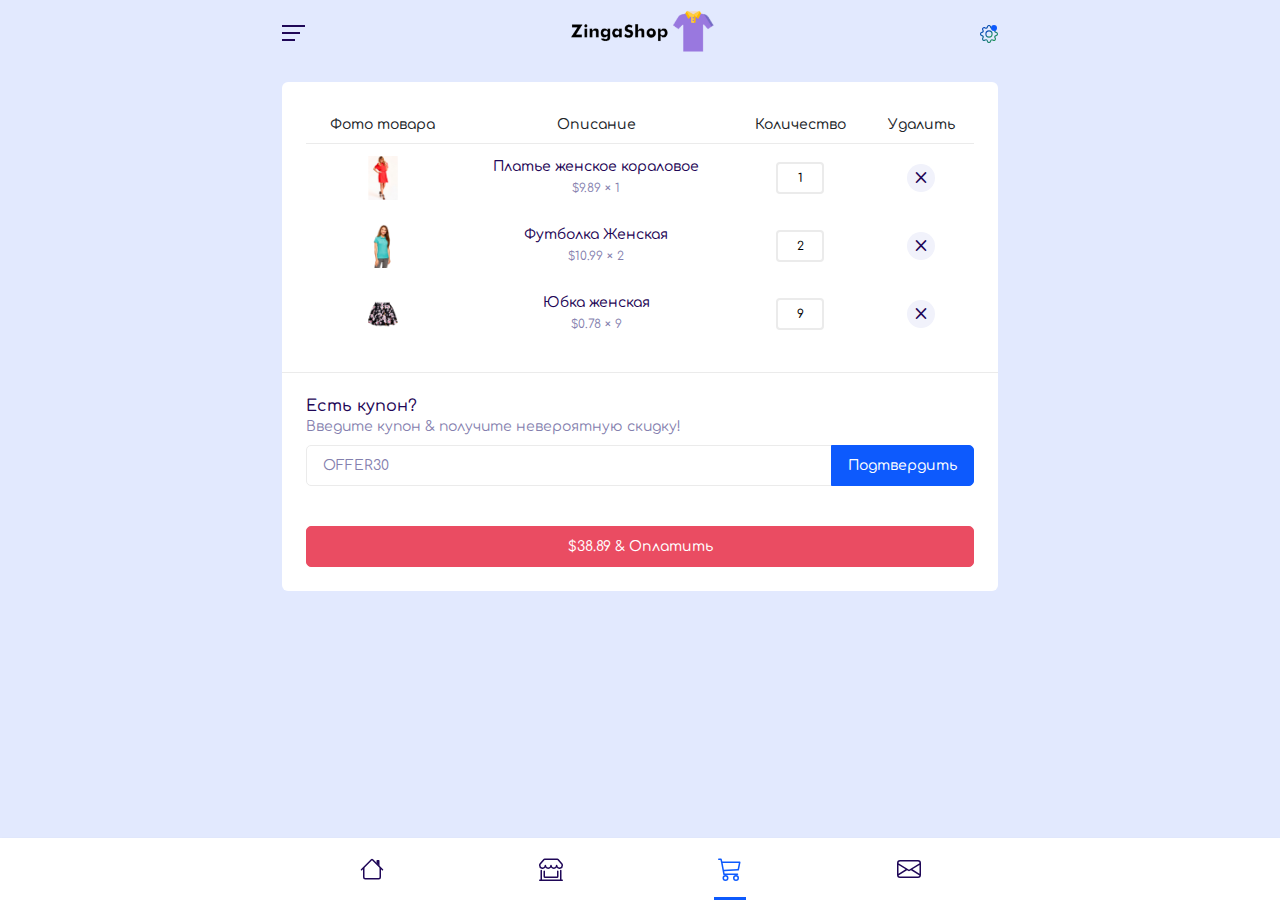
<file: cart.html>
<!doctype html>
<html id="previewPage" lang="en">
<head>
	<meta charset="utf-8">
	<meta name="viewport" content="width=device-width, initial-scale=1">
	<meta name="description" content="Affan - PWA Mobile HTML Template">
	<meta http-equiv="X-UA-Compatible" content="IE=edge">
	<meta name="theme-color" content="#0134d4">
	<meta name="apple-mobile-web-app-capable" content="yes">
	<meta name="apple-mobile-web-app-status-bar-style" content="black">
	<!-- The above 4 meta tags *must* come first in the head; any other head content must come *after* these tags -->
	<!-- Title -->
	<title>Affan - PWA Mobile HTML Template</title>
	<!-- Fonts -->
	<link rel="preconnect" href="https://fonts.gstatic.com">
	<link href="https://fonts.googleapis.com/css2?family=Poppins:ital,wght@0,100;0,200;0,300;0,400;0,500;0,600;0,700;0,800;0,900;1,100;1,200;1,300;1,400;1,500;1,600;1,700;1,800;1,900&amp;display=swap"
	      rel="stylesheet">
	<link href="https://fonts.googleapis.com/css2?family=Comfortaa:wght@300;400;700&display=swap" rel="stylesheet">
	<!-- Favicon -->
	<link rel="icon" href="img/core-img/favicon.ico">
	<link rel="apple-touch-icon" href="img/icons/icon-96x96.png">
	<link rel="apple-touch-icon" sizes="152x152" href="img/icons/icon-152x152.png">
	<link rel="apple-touch-icon" sizes="167x167" href="img/icons/icon-167x167.png">
	<link rel="apple-touch-icon" sizes="180x180" href="img/icons/icon-180x180.png">
	<!-- CSS Libraries -->
	<link rel="stylesheet" href="css/bootstrap.min.css">
	<link rel="stylesheet" href="css/bootstrap-icons.css">
	<link rel="stylesheet" href="css/tiny-slider.css">
	<link rel="stylesheet" href="css/baguetteBox.min.css">
	<link rel="stylesheet" href="css/rangeslider.css">
	<link rel="stylesheet" href="css/vanilla-dataTables.min.css">
	<link rel="stylesheet" href="css/apexcharts.css">
	<!-- Core Stylesheet -->
	<link rel="stylesheet" href="style.css">
	<!-- Web App Manifest -->
	<link rel="manifest" href="manifest.json">
</head>
<body>
<!-- Dark mode switching -->
<div class="dark-mode-switching">
	<div class="d-flex w-100 h-100 align-items-center justify-content-center">
		<div class="dark-mode-text text-center">
			<svg class="bi bi-moon" xmlns="http://www.w3.org/2000/svg" width="32" height="32" fill="currentColor"
			     viewBox="0 0 16 16">
				<path fill-rule="evenodd"
				      d="M14.53 10.53a7 7 0 0 1-9.058-9.058A7.003 7.003 0 0 0 8 15a7.002 7.002 0 0 0 6.53-4.47z"></path>
			</svg>
			<p class="mb-0">Switching to dark mode</p>
		</div>
		<div class="light-mode-text text-center">
			<svg class="bi bi-brightness-high" xmlns="http://www.w3.org/2000/svg" width="30" height="30"
			     fill="currentColor" viewBox="0 0 16 16">
				<path d="M8 11a3 3 0 1 1 0-6 3 3 0 0 1 0 6zm0 1a4 4 0 1 0 0-8 4 4 0 0 0 0 8zM8 0a.5.5 0 0 1 .5.5v2a.5.5 0 0 1-1 0v-2A.5.5 0 0 1 8 0zm0 13a.5.5 0 0 1 .5.5v2a.5.5 0 0 1-1 0v-2A.5.5 0 0 1 8 13zm8-5a.5.5 0 0 1-.5.5h-2a.5.5 0 0 1 0-1h2a.5.5 0 0 1 .5.5zM3 8a.5.5 0 0 1-.5.5h-2a.5.5 0 0 1 0-1h2A.5.5 0 0 1 3 8zm10.657-5.657a.5.5 0 0 1 0 .707l-1.414 1.415a.5.5 0 1 1-.707-.708l1.414-1.414a.5.5 0 0 1 .707 0zm-9.193 9.193a.5.5 0 0 1 0 .707L3.05 13.657a.5.5 0 0 1-.707-.707l1.414-1.414a.5.5 0 0 1 .707 0zm9.193 2.121a.5.5 0 0 1-.707 0l-1.414-1.414a.5.5 0 0 1 .707-.707l1.414 1.414a.5.5 0 0 1 0 .707zM4.464 4.465a.5.5 0 0 1-.707 0L2.343 3.05a.5.5 0 1 1 .707-.707l1.414 1.414a.5.5 0 0 1 0 .708z"></path>
			</svg>
			<p class="mb-0">Switching to light mode</p>
		</div>
	</div>
</div>
<!-- RTL mode switching -->
<div class="rtl-mode-switching">
	<div class="d-flex w-100 h-100 align-items-center justify-content-center">
		<div class="rtl-mode-text text-center">
			<svg class="bi bi-text-right" xmlns="http://www.w3.org/2000/svg" width="32" height="32"
			     fill="currentColor" viewBox="0 0 16 16">
				<path fill-rule="evenodd"
				      d="M6 12.5a.5.5 0 0 1 .5-.5h7a.5.5 0 0 1 0 1h-7a.5.5 0 0 1-.5-.5zm-4-3a.5.5 0 0 1 .5-.5h11a.5.5 0 0 1 0 1h-11a.5.5 0 0 1-.5-.5zm4-3a.5.5 0 0 1 .5-.5h7a.5.5 0 0 1 0 1h-7a.5.5 0 0 1-.5-.5zm-4-3a.5.5 0 0 1 .5-.5h11a.5.5 0 0 1 0 1h-11a.5.5 0 0 1-.5-.5z"></path>
			</svg>
			<p class="mb-0">Switching to RTL mode</p>
		</div>
		<div class="ltr-mode-text text-center">
			<svg class="bi bi-text-left" xmlns="http://www.w3.org/2000/svg" width="32" height="32"
			     fill="currentColor" viewBox="0 0 16 16">
				<path fill-rule="evenodd"
				      d="M2 12.5a.5.5 0 0 1 .5-.5h7a.5.5 0 0 1 0 1h-7a.5.5 0 0 1-.5-.5zm0-3a.5.5 0 0 1 .5-.5h11a.5.5 0 0 1 0 1h-11a.5.5 0 0 1-.5-.5zm0-3a.5.5 0 0 1 .5-.5h7a.5.5 0 0 1 0 1h-7a.5.5 0 0 1-.5-.5zm0-3a.5.5 0 0 1 .5-.5h11a.5.5 0 0 1 0 1h-11a.5.5 0 0 1-.5-.5z"></path>
			</svg>
			<p class="mb-0">Switching to default mode</p>
		</div>
	</div>
</div>
<!-- Setting Popup Overlay -->
<div id="setting-popup-overlay"></div>
<!-- Setting Popup Card -->
<div class="card setting-popup-card shadow-lg" id="settingCard">
	<div class="card-body">
		<div class="container">
			<div class="setting-heading d-flex align-items-center justify-content-between mb-3">
				<p class="mb-0">Settings</p>
				<div class="btn-close" id="settingCardClose"></div>
			</div>
			<div class="single-setting-panel">
				<div class="form-check form-switch mb-2">
					<input class="form-check-input" type="checkbox" id="availabilityStatus" checked>
					<label class="form-check-label" for="availabilityStatus">Availability status</label>
				</div>
			</div>
			<div class="single-setting-panel">
				<div class="form-check form-switch mb-2">
					<input class="form-check-input" type="checkbox" id="sendMeNotifications" checked>
					<label class="form-check-label" for="sendMeNotifications">Send me notifications</label>
				</div>
			</div>
			<div class="single-setting-panel">
				<div class="form-check form-switch mb-2">
					<input class="form-check-input" type="checkbox" id="darkSwitch1">
					<label class="form-check-label" for="darkSwitch">Dark mode</label>
				</div>
			</div>
			<div class="single-setting-panel">
				<div class="form-check form-switch">
					<input class="form-check-input" type="checkbox" id="rtlSwitch">
					<label class="form-check-label" for="rtlSwitch">RTL mode</label>
				</div>
			</div>
		</div>
	</div>
</div>
<div class="offcanvas offcanvas-start" id="affanOffcanvas" data-bs-scroll="true" tabindex="-1"
     aria-labelledby="affanOffcanvsLabel" style="visibility: hidden;" aria-hidden="true">
	<button class="btn-close btn-close-white text-reset" type="button" data-bs-dismiss="offcanvas"
	        aria-label="Close"></button>
	<div class="offcanvas-body p-0">
		<!-- Side Nav Wrapper -->
		<div class="sidenav-wrapper">
			<!-- Sidenav Profile -->
			<div class="sidenav-profile bg-gradient">
				<div class="sidenav-style1"></div>
				<!-- User Thumbnail -->
				<div class="user-profile"><img src="img/team1.png" alt=""></div>
				<!-- User Info -->
				<div class="user-info">
					<h6 class="user-name mb-0">Пользователь</h6><span>Описание пользователя</span>
				</div>
			</div>
			<!-- Sidenav Nav -->
			<ul class="sidenav-nav ps-0">
				<li><a href="index.html"><i class="bi bi-house-door"></i>Home</a></li>
				<li><a href="our-team.html"><i class="bi bi-people"></i>Our Team</a></li>
				<li><a href="coming-soon.html"><i class="bi bi-clock"></i>Comming Soon</a></li>
				<li><a href="shop.html" class="nav-url"><i class="bi bi-cart-check"></i>Shop</a></li>
				<ul>
					<li><a href="shop.html">Shop List</a></li>
					<li><a href="shop-details.html">Shop Details</a></li>
					<li><a href="cart.html">Cart</a></li>
					<li><a href="invoive.html">Checkout</a></li>
				</ul>
				</li>
				<li>
					<div class="night-mode-nav"><i class="bi bi-moon"></i>Night Mode
						<div class="form-check form-switch">
							<input class="form-check-input form-check-success" id="darkSwitch" type="checkbox">
						</div>
					</div>
				</li>
				<li><a href="#"><i class="bi bi-box-arrow-right"></i>Logout</a></li>
			</ul>
			<!-- Social Info -->
			<div class="social-info-wrap"><a href="#"><i class="bi bi-facebook"></i></a><a href="#"><i
					class="bi bi-twitter"></i></a><a href="#"><i class="bi bi-linkedin"></i></a></div>
			<!-- Copyright Info -->
			<div class="copyright-info">
				<p>2022 © Made by<a href="#">ZingaZonga</a></p>
			</div>
		</div>
	</div>
</div>
<header>
	<div class="mt-2 mb-2 container">
		<nav>
			<div class="header-content position-relative d-flex align-items-center justify-content-between">
				<!-- Navbar Toggler -->
				<div class="navbar--toggler" id="affanNavbarToggler" data-bs-toggle="offcanvas"
				     data-bs-target="#affanOffcanvas" aria-controls="affanOffcanvas"><span class="d-block"></span><span
						class="d-block"></span><span class="d-block"></span></div>
				<!-- Logo Wrapper -->
				<div class="logo-wrapper-"><a href="index.html"><img style="max-height: 80px;" src="img/logo.png" alt=""></a></div>
				<!-- Settings -->
				<div class="setting-wrapper">
					<div class="setting-trigger-btn" id="settingTriggerBtn">
						<svg class="bi bi-gear" width="18" height="18" viewBox="0 0 16 16" fill="url(#gradientSettings)"
						     xmlns="http://www.w3.org/2000/svg">
							<defs>
								<linearGradient id="gradientSettings" spreadMethod="pad" x1="0%" y1="0%" x2="100%"
								                y2="100%">
									<stop offset="0" style="stop-color: #0134d4; stop-opacity:1;"></stop>
									<stop offset="100%" style="stop-color: #28a745; stop-opacity:1;"></stop>
								</linearGradient>
							</defs>
							<path fill-rule="evenodd"
							      d="M8.837 1.626c-.246-.835-1.428-.835-1.674 0l-.094.319A1.873 1.873 0 0 1 4.377 3.06l-.292-.16c-.764-.415-1.6.42-1.184 1.185l.159.292a1.873 1.873 0 0 1-1.115 2.692l-.319.094c-.835.246-.835 1.428 0 1.674l.319.094a1.873 1.873 0 0 1 1.115 2.693l-.16.291c-.415.764.42 1.6 1.185 1.184l.292-.159a1.873 1.873 0 0 1 2.692 1.116l.094.318c.246.835 1.428.835 1.674 0l.094-.319a1.873 1.873 0 0 1 2.693-1.115l.291.16c.764.415 1.6-.42 1.184-1.185l-.159-.291a1.873 1.873 0 0 1 1.116-2.693l.318-.094c.835-.246.835-1.428 0-1.674l-.319-.094a1.873 1.873 0 0 1-1.115-2.692l.16-.292c.415-.764-.42-1.6-1.185-1.184l-.291.159A1.873 1.873 0 0 1 8.93 1.945l-.094-.319zm-2.633-.283c.527-1.79 3.065-1.79 3.592 0l.094.319a.873.873 0 0 0 1.255.52l.292-.16c1.64-.892 3.434.901 2.54 2.541l-.159.292a.873.873 0 0 0 .52 1.255l.319.094c1.79.527 1.79 3.065 0 3.592l-.319.094a.873.873 0 0 0-.52 1.255l.16.292c.893 1.64-.902 3.434-2.541 2.54l-.292-.159a.873.873 0 0 0-1.255.52l-.094.319c-.527 1.79-3.065 1.79-3.592 0l-.094-.319a.873.873 0 0 0-1.255-.52l-.292.16c-1.64.893-3.433-.902-2.54-2.541l.159-.292a.873.873 0 0 0-.52-1.255l-.319-.094c-1.79-.527-1.79-3.065 0-3.592l.319-.094a.873.873 0 0 0 .52-1.255l-.16-.292c-.892-1.64.902-3.433 2.541-2.54l.292.159a.873.873 0 0 0 1.255-.52l.094-.319z"></path>
							<path fill-rule="evenodd"
							      d="M8 5.754a2.246 2.246 0 1 0 0 4.492 2.246 2.246 0 0 0 0-4.492zM4.754 8a3.246 3.246 0 1 1 6.492 0 3.246 3.246 0 0 1-6.492 0z"></path>
						</svg>
						<span></span>
					</div>
				</div>
			</div>
		</nav>
	</div>
</header>

<main>
	<div class="page-content-wrapper mt-0 py-3">
		<div class="container">
			<!-- Cart Wrapper -->
			<div class="cart-wrapper-area">
				<div class="cart-table card mb-3">
					<div class="table-responsive card-body">
						<table class="table mb-0 text-center">
							<thead>
							<tr>
								<th scope="col">Фото товара</th>
								<th scope="col">Описание</th>
								<th scope="col">Количество</th>
								<th scope="col">Удалить</th>
							</tr>
							</thead>
							<tbody>
							<tr>
								<th scope="row"><img src="img/shop-item1.png" alt=""></th>
								<td>
									<h6 class="mb-1">Платье женское кораловое</h6><span>$9.89 × 1</span>
								</td>
								<td>
									<div class="quantity">
										<input class="qty-text" type="text" value="1">
									</div>
								</td>
								<td><a class="remove-product" href="#"><i class="bi bi-x-lg"></i></a></td>
							</tr>
							<tr>
								<th scope="row"><img src="img/shop-item3.png" alt=""></th>
								<td>
									<h6 class="mb-1">Футболка Женская</h6><span>$10.99 × 2</span>
								</td>
								<td>
									<div class="quantity">
										<input class="qty-text" type="text" value="2">
									</div>
								</td>
								<td><a class="remove-product" href="#"><i class="bi bi-x-lg"></i></a></td>
							</tr>
							<tr>
								<th scope="row"><img src="img/shop-item5.png" alt=""></th>
								<td>
									<h6 class="mb-1">Юбка женская</h6><span>$0.78 × 9</span>
								</td>
								<td>
									<div class="quantity">
										<input class="qty-text" type="text" value="9">
									</div>
								</td>
								<td><a class="remove-product" href="#"><i class="bi bi-x-lg"></i></a></td>
							</tr>
							</tbody>
						</table>
					</div>
					<div class="card-body border-top">
						<div class="apply-coupon">
							<h6 class="mb-0">Есть купон?</h6>
							<p class="mb-2">Введите купон &amp; получите невероятную скидку!</p>
							<div class="coupon-form">
								<form action="#">
									<div class="form-group">
										<div class="input-group">
											<input class="form-control input-group-text text-start" type="text" placeholder="OFFER30">
											<button class="btn btn-primary" type="submit">Подтвердить</button>
										</div>
									</div>
									<!-- Checkout --><a class="btn btn-danger w-100 mt-4" href="invoive.html">$38.89 &amp; Оплатить</a>
								</form>
							</div>
						</div>
					</div>
				</div>
			</div>
		</div>
	</div>
</main>
<footer>
	<div class="footer-nav  position-fixed bottom-0 footer-style-five shadow-sm" style="z-index: 99;">
		<div class="container h-100">
			<ul class="h-100 d-flex ps-0">
				<li><a href="index.html">
					<svg class="bi bi-house" width="24" height="24" viewBox="0 0 16 16" fill="currentColor"
					     xmlns="http://www.w3.org/2000/svg">
						<path fill-rule="evenodd"
						      d="M2 13.5V7h1v6.5a.5.5 0 0 0 .5.5h9a.5.5 0 0 0 .5-.5V7h1v6.5a1.5 1.5 0 0 1-1.5 1.5h-9A1.5 1.5 0 0 1 2 13.5zm11-11V6l-2-2V2.5a.5.5 0 0 1 .5-.5h1a.5.5 0 0 1 .5.5z"></path>
						<path fill-rule="evenodd"
						      d="M7.293 1.5a1 1 0 0 1 1.414 0l6.647 6.646a.5.5 0 0 1-.708.708L8 2.207 1.354 8.854a.5.5 0 1 1-.708-.708L7.293 1.5z"></path>
					</svg>
				</a></li>
				<li><a href="shop.html">
					<svg xmlns="http://www.w3.org/2000/svg" width="24" height="24" fill="currentColor" class="bi bi-shop-window" viewBox="0 0 16 16">
						<path d="M2.97 1.35A1 1 0 0 1 3.73 1h8.54a1 1 0 0 1 .76.35l2.609 3.044A1.5 1.5 0 0 1 16 5.37v.255a2.375 2.375 0 0 1-4.25 1.458A2.371 2.371 0 0 1 9.875 8 2.37 2.37 0 0 1 8 7.083 2.37 2.37 0 0 1 6.125 8a2.37 2.37 0 0 1-1.875-.917A2.375 2.375 0 0 1 0 5.625V5.37a1.5 1.5 0 0 1 .361-.976l2.61-3.045zm1.78 4.275a1.375 1.375 0 0 0 2.75 0 .5.5 0 0 1 1 0 1.375 1.375 0 0 0 2.75 0 .5.5 0 0 1 1 0 1.375 1.375 0 1 0 2.75 0V5.37a.5.5 0 0 0-.12-.325L12.27 2H3.73L1.12 5.045A.5.5 0 0 0 1 5.37v.255a1.375 1.375 0 0 0 2.75 0 .5.5 0 0 1 1 0zM1.5 8.5A.5.5 0 0 1 2 9v6h12V9a.5.5 0 0 1 1 0v6h.5a.5.5 0 0 1 0 1H.5a.5.5 0 0 1 0-1H1V9a.5.5 0 0 1 .5-.5zm2 .5a.5.5 0 0 1 .5.5V13h8V9.5a.5.5 0 0 1 1 0V13a1 1 0 0 1-1 1H4a1 1 0 0 1-1-1V9.5a.5.5 0 0 1 .5-.5z"/>
					</svg>
				</a></li>
				<li class="active"><a href="cart.html">
					<svg xmlns="http://www.w3.org/2000/svg" width="24" height="24" fill="currentColor" class="bi bi-cart3" viewBox="0 0 16 16">
						<path d="M0 1.5A.5.5 0 0 1 .5 1H2a.5.5 0 0 1 .485.379L2.89 3H14.5a.5.5 0 0 1 .49.598l-1 5a.5.5 0 0 1-.465.401l-9.397.472L4.415 11H13a.5.5 0 0 1 0 1H4a.5.5 0 0 1-.491-.408L2.01 3.607 1.61 2H.5a.5.5 0 0 1-.5-.5zM3.102 4l.84 4.479 9.144-.459L13.89 4H3.102zM5 12a2 2 0 1 0 0 4 2 2 0 0 0 0-4zm7 0a2 2 0 1 0 0 4 2 2 0 0 0 0-4zm-7 1a1 1 0 1 1 0 2 1 1 0 0 1 0-2zm7 0a1 1 0 1 1 0 2 1 1 0 0 1 0-2z"/>
					</svg>
				</a></li>
				<li><a href="contact.html">
					<svg xmlns="http://www.w3.org/2000/svg" width="24" height="24" fill="currentColor" class="bi bi-envelope" viewBox="0 0 16 16">
						<path d="M0 4a2 2 0 0 1 2-2h12a2 2 0 0 1 2 2v8a2 2 0 0 1-2 2H2a2 2 0 0 1-2-2V4Zm2-1a1 1 0 0 0-1 1v.217l7 4.2 7-4.2V4a1 1 0 0 0-1-1H2Zm13 2.383-4.708 2.825L15 11.105V5.383Zm-.034 6.876-5.64-3.471L8 9.583l-1.326-.795-5.64 3.47A1 1 0 0 0 2 13h12a1 1 0 0 0 .966-.741ZM1 11.105l4.708-2.897L1 5.383v5.722Z"/>
					</svg>
				</a></li>
			</ul>

		</div>
	</div>
</footer>
<script src="js/bootstrap.bundle.min.js"></script>
<script src="js/slideToggle.min.js"></script>
<script src="js/internet-status.js"></script>
<script src="js/tiny-slider.js"></script>
<script src="js/baguetteBox.min.js"></script>
<script src="js/countdown.js"></script>
<script src="js/rangeslider.min.js"></script>
<script src="js/vanilla-dataTables.min.js"></script>
<script src="js/index.js"></script>
<script src="js/magic-grid.min.js"></script>
<script src="js/dark-rtl.js"></script>
<script src="js/active.js"></script>
<!-- PWA -->
<script src="js/pwa.js"></script>
</body>
</html>
</file>
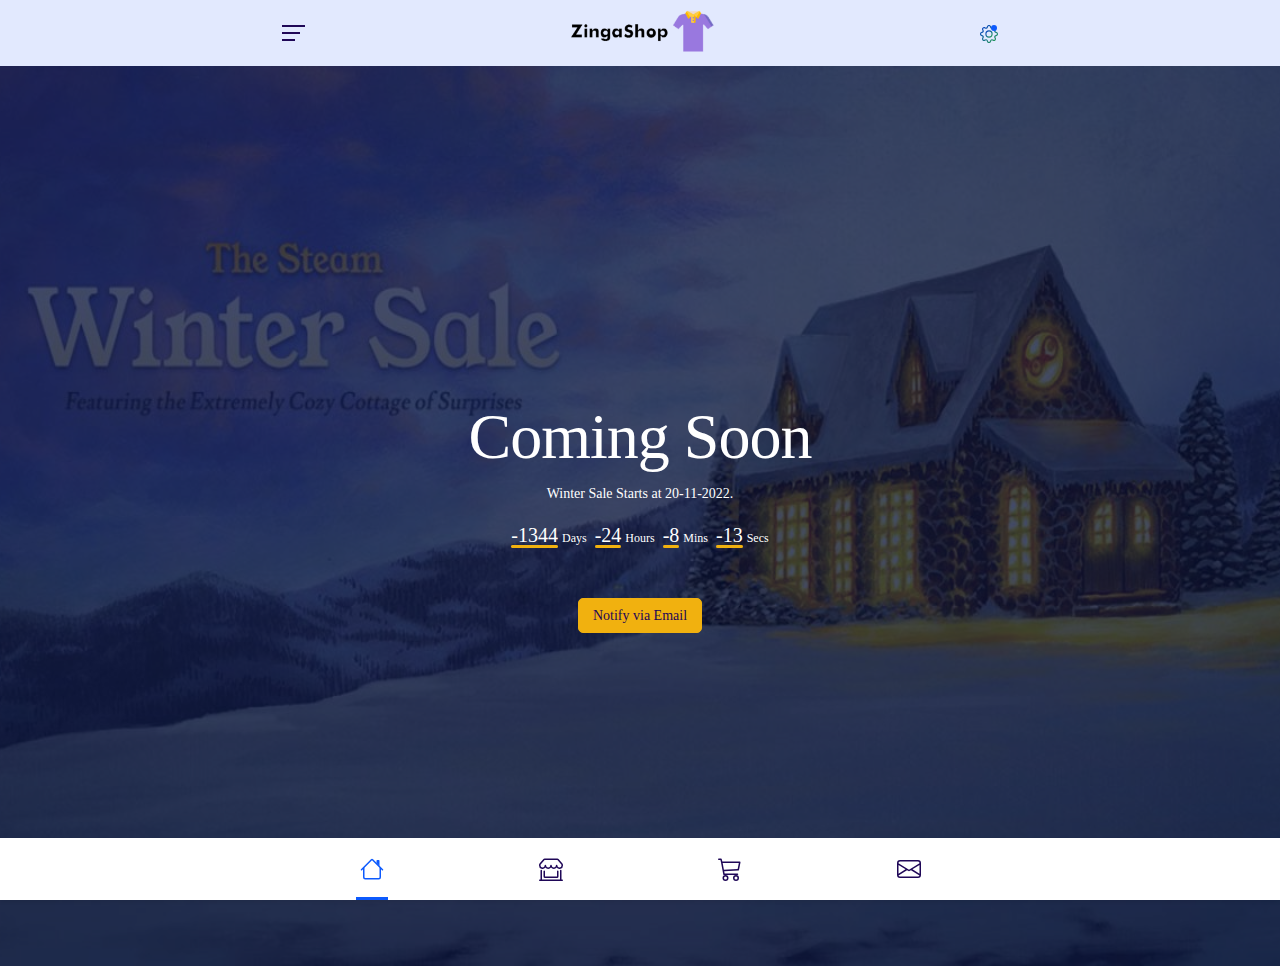
<file: coming-soon.html>
<!doctype html>
<html id="previewPage" lang="en">
<head>
	<meta charset="utf-8">
	<meta name="viewport" content="width=device-width, initial-scale=1">
	<meta name="description" content="Affan - PWA Mobile HTML Template">
	<meta http-equiv="X-UA-Compatible" content="IE=edge">
	<meta name="theme-color" content="#0134d4">
	<meta name="apple-mobile-web-app-capable" content="yes">
	<meta name="apple-mobile-web-app-status-bar-style" content="black">
	<!-- The above 4 meta tags *must* come first in the head; any other head content must come *after* these tags -->
	<!-- Title -->
	<title>Affan - PWA Mobile HTML Template</title>
	<!-- Fonts -->
	<link rel="preconnect" href="https://fonts.gstatic.com">
	<link href="https://fonts.googleapis.com/css2?family=Poppins:ital,wght@0,100;0,200;0,300;0,400;0,500;0,600;0,700;0,800;0,900;1,100;1,200;1,300;1,400;1,500;1,600;1,700;1,800;1,900&amp;display=swap"
	      rel="stylesheet">
	<!-- Favicon -->
	<link rel="icon" href="img/core-img/favicon.ico">
	<link rel="apple-touch-icon" href="img/icons/icon-96x96.png">
	<link rel="apple-touch-icon" sizes="152x152" href="img/icons/icon-152x152.png">
	<link rel="apple-touch-icon" sizes="167x167" href="img/icons/icon-167x167.png">
	<link rel="apple-touch-icon" sizes="180x180" href="img/icons/icon-180x180.png">
	<!-- CSS Libraries -->
	<link rel="stylesheet" href="css/bootstrap.min.css">
	<link rel="stylesheet" href="css/bootstrap-icons.css">
	<link rel="stylesheet" href="css/tiny-slider.css">
	<link rel="stylesheet" href="css/baguetteBox.min.css">
	<link rel="stylesheet" href="css/rangeslider.css">
	<link rel="stylesheet" href="css/vanilla-dataTables.min.css">
	<link rel="stylesheet" href="css/apexcharts.css">
	<!-- Core Stylesheet -->
	<link rel="stylesheet" href="style.css">
	<!-- Web App Manifest -->
	<link rel="manifest" href="manifest.json">
</head>
<body>
<!-- Dark mode switching -->
<div class="dark-mode-switching">
	<div class="d-flex w-100 h-100 align-items-center justify-content-center">
		<div class="dark-mode-text text-center">
			<svg class="bi bi-moon" xmlns="http://www.w3.org/2000/svg" width="32" height="32" fill="currentColor"
			     viewBox="0 0 16 16">
				<path fill-rule="evenodd"
				      d="M14.53 10.53a7 7 0 0 1-9.058-9.058A7.003 7.003 0 0 0 8 15a7.002 7.002 0 0 0 6.53-4.47z"></path>
			</svg>
			<p class="mb-0">Switching to dark mode</p>
		</div>
		<div class="light-mode-text text-center">
			<svg class="bi bi-brightness-high" xmlns="http://www.w3.org/2000/svg" width="30" height="30"
			     fill="currentColor" viewBox="0 0 16 16">
				<path d="M8 11a3 3 0 1 1 0-6 3 3 0 0 1 0 6zm0 1a4 4 0 1 0 0-8 4 4 0 0 0 0 8zM8 0a.5.5 0 0 1 .5.5v2a.5.5 0 0 1-1 0v-2A.5.5 0 0 1 8 0zm0 13a.5.5 0 0 1 .5.5v2a.5.5 0 0 1-1 0v-2A.5.5 0 0 1 8 13zm8-5a.5.5 0 0 1-.5.5h-2a.5.5 0 0 1 0-1h2a.5.5 0 0 1 .5.5zM3 8a.5.5 0 0 1-.5.5h-2a.5.5 0 0 1 0-1h2A.5.5 0 0 1 3 8zm10.657-5.657a.5.5 0 0 1 0 .707l-1.414 1.415a.5.5 0 1 1-.707-.708l1.414-1.414a.5.5 0 0 1 .707 0zm-9.193 9.193a.5.5 0 0 1 0 .707L3.05 13.657a.5.5 0 0 1-.707-.707l1.414-1.414a.5.5 0 0 1 .707 0zm9.193 2.121a.5.5 0 0 1-.707 0l-1.414-1.414a.5.5 0 0 1 .707-.707l1.414 1.414a.5.5 0 0 1 0 .707zM4.464 4.465a.5.5 0 0 1-.707 0L2.343 3.05a.5.5 0 1 1 .707-.707l1.414 1.414a.5.5 0 0 1 0 .708z"></path>
			</svg>
			<p class="mb-0">Switching to light mode</p>
		</div>
	</div>
</div>
<!-- RTL mode switching -->
<div class="rtl-mode-switching">
	<div class="d-flex w-100 h-100 align-items-center justify-content-center">
		<div class="rtl-mode-text text-center">
			<svg class="bi bi-text-right" xmlns="http://www.w3.org/2000/svg" width="32" height="32"
			     fill="currentColor" viewBox="0 0 16 16">
				<path fill-rule="evenodd"
				      d="M6 12.5a.5.5 0 0 1 .5-.5h7a.5.5 0 0 1 0 1h-7a.5.5 0 0 1-.5-.5zm-4-3a.5.5 0 0 1 .5-.5h11a.5.5 0 0 1 0 1h-11a.5.5 0 0 1-.5-.5zm4-3a.5.5 0 0 1 .5-.5h7a.5.5 0 0 1 0 1h-7a.5.5 0 0 1-.5-.5zm-4-3a.5.5 0 0 1 .5-.5h11a.5.5 0 0 1 0 1h-11a.5.5 0 0 1-.5-.5z"></path>
			</svg>
			<p class="mb-0">Switching to RTL mode</p>
		</div>
		<div class="ltr-mode-text text-center">
			<svg class="bi bi-text-left" xmlns="http://www.w3.org/2000/svg" width="32" height="32"
			     fill="currentColor" viewBox="0 0 16 16">
				<path fill-rule="evenodd"
				      d="M2 12.5a.5.5 0 0 1 .5-.5h7a.5.5 0 0 1 0 1h-7a.5.5 0 0 1-.5-.5zm0-3a.5.5 0 0 1 .5-.5h11a.5.5 0 0 1 0 1h-11a.5.5 0 0 1-.5-.5zm0-3a.5.5 0 0 1 .5-.5h7a.5.5 0 0 1 0 1h-7a.5.5 0 0 1-.5-.5zm0-3a.5.5 0 0 1 .5-.5h11a.5.5 0 0 1 0 1h-11a.5.5 0 0 1-.5-.5z"></path>
			</svg>
			<p class="mb-0">Switching to default mode</p>
		</div>
	</div>
</div>
<!-- Setting Popup Overlay -->
<div id="setting-popup-overlay"></div>
<!-- Setting Popup Card -->
<div class="card setting-popup-card shadow-lg" id="settingCard">
	<div class="card-body">
		<div class="container">
			<div class="setting-heading d-flex align-items-center justify-content-between mb-3">
				<p class="mb-0">Settings</p>
				<div class="btn-close" id="settingCardClose"></div>
			</div>
			<div class="single-setting-panel">
				<div class="form-check form-switch mb-2">
					<input class="form-check-input" type="checkbox" id="availabilityStatus" checked>
					<label class="form-check-label" for="availabilityStatus">Availability status</label>
				</div>
			</div>
			<div class="single-setting-panel">
				<div class="form-check form-switch mb-2">
					<input class="form-check-input" type="checkbox" id="sendMeNotifications" checked>
					<label class="form-check-label" for="sendMeNotifications">Send me notifications</label>
				</div>
			</div>
			<div class="single-setting-panel">
				<div class="form-check form-switch mb-2">
					<input class="form-check-input" type="checkbox" id="darkSwitch1">
					<label class="form-check-label" for="darkSwitch">Dark mode</label>
				</div>
			</div>
			<div class="single-setting-panel">
				<div class="form-check form-switch">
					<input class="form-check-input" type="checkbox" id="rtlSwitch">
					<label class="form-check-label" for="rtlSwitch">RTL mode</label>
				</div>
			</div>
		</div>
	</div>
</div>
<div class="offcanvas offcanvas-start" id="affanOffcanvas" data-bs-scroll="true" tabindex="-1"
     aria-labelledby="affanOffcanvsLabel" style="visibility: hidden;" aria-hidden="true">
	<button class="btn-close btn-close-white text-reset" type="button" data-bs-dismiss="offcanvas"
	        aria-label="Close"></button>
	<div class="offcanvas-body p-0">
		<!-- Side Nav Wrapper -->
		<div class="sidenav-wrapper">
			<!-- Sidenav Profile -->
			<div class="sidenav-profile bg-gradient">
				<div class="sidenav-style1"></div>
				<!-- User Thumbnail -->
				<div class="user-profile"><img src="img/team1.png" alt=""></div>
				<!-- User Info -->
				<div class="user-info">
					<h6 class="user-name mb-0">Пользователь</h6><span>Описание пользователя</span>
				</div>
			</div>
			<!-- Sidenav Nav -->
			<ul class="sidenav-nav ps-0">
				<li><a href="index.html"><i class="bi bi-house-door"></i>Home</a></li>
				<li><a href="our-team.html"><i class="bi bi-people"></i>Our Team</a></li>
				<li><a href="coming-soon.html"><i class="bi bi-clock"></i>Comming Soon</a></li>
				<li><a href="shop.html" class="nav-url"><i class="bi bi-cart-check"></i>Shop</a></li>
				<ul>
					<li><a href="shop.html">Shop List</a></li>
					<li><a href="shop-details.html">Shop Details</a></li>
					<li><a href="cart.html">Cart</a></li>
					<li><a href="invoive.html">Checkout</a></li>
				</ul>
				</li>
				<li>
					<div class="night-mode-nav"><i class="bi bi-moon"></i>Night Mode
						<div class="form-check form-switch">
							<input class="form-check-input form-check-success" id="darkSwitch" type="checkbox">
						</div>
					</div>
				</li>
				<li><a href="#"><i class="bi bi-box-arrow-right"></i>Logout</a></li>
			</ul>
			<!-- Social Info -->
			<div class="social-info-wrap"><a href="#"><i class="bi bi-facebook"></i></a><a href="#"><i
					class="bi bi-twitter"></i></a><a href="#"><i class="bi bi-linkedin"></i></a></div>
			<!-- Copyright Info -->
			<div class="copyright-info">
				<p>2022 © Made by<a href="#">ZingaZonga</a></p>
			</div>
		</div>
	</div>
</div>
<header>
	<div class="mt-2 mb-2 container">
		<nav>
			<div class="header-content position-relative d-flex align-items-center justify-content-between">
				<!-- Navbar Toggler -->
				<div class="navbar--toggler" id="affanNavbarToggler" data-bs-toggle="offcanvas"
				     data-bs-target="#affanOffcanvas" aria-controls="affanOffcanvas"><span class="d-block"></span><span
						class="d-block"></span><span class="d-block"></span></div>
				<!-- Logo Wrapper -->
				<div class="logo-wrapper-"><a href="index.html"><img style="max-height: 80px;" src="img/logo.png" alt=""></a></div>
				<!-- Settings -->
				<div class="setting-wrapper">
					<div class="setting-trigger-btn" id="settingTriggerBtn">
						<svg class="bi bi-gear" width="18" height="18" viewBox="0 0 16 16" fill="url(#gradientSettings)"
						     xmlns="http://www.w3.org/2000/svg">
							<defs>
								<linearGradient id="gradientSettings" spreadMethod="pad" x1="0%" y1="0%" x2="100%"
								                y2="100%">
									<stop offset="0" style="stop-color: #0134d4; stop-opacity:1;"></stop>
									<stop offset="100%" style="stop-color: #28a745; stop-opacity:1;"></stop>
								</linearGradient>
							</defs>
							<path fill-rule="evenodd"
							      d="M8.837 1.626c-.246-.835-1.428-.835-1.674 0l-.094.319A1.873 1.873 0 0 1 4.377 3.06l-.292-.16c-.764-.415-1.6.42-1.184 1.185l.159.292a1.873 1.873 0 0 1-1.115 2.692l-.319.094c-.835.246-.835 1.428 0 1.674l.319.094a1.873 1.873 0 0 1 1.115 2.693l-.16.291c-.415.764.42 1.6 1.185 1.184l.292-.159a1.873 1.873 0 0 1 2.692 1.116l.094.318c.246.835 1.428.835 1.674 0l.094-.319a1.873 1.873 0 0 1 2.693-1.115l.291.16c.764.415 1.6-.42 1.184-1.185l-.159-.291a1.873 1.873 0 0 1 1.116-2.693l.318-.094c.835-.246.835-1.428 0-1.674l-.319-.094a1.873 1.873 0 0 1-1.115-2.692l.16-.292c.415-.764-.42-1.6-1.185-1.184l-.291.159A1.873 1.873 0 0 1 8.93 1.945l-.094-.319zm-2.633-.283c.527-1.79 3.065-1.79 3.592 0l.094.319a.873.873 0 0 0 1.255.52l.292-.16c1.64-.892 3.434.901 2.54 2.541l-.159.292a.873.873 0 0 0 .52 1.255l.319.094c1.79.527 1.79 3.065 0 3.592l-.319.094a.873.873 0 0 0-.52 1.255l.16.292c.893 1.64-.902 3.434-2.541 2.54l-.292-.159a.873.873 0 0 0-1.255.52l-.094.319c-.527 1.79-3.065 1.79-3.592 0l-.094-.319a.873.873 0 0 0-1.255-.52l-.292.16c-1.64.893-3.433-.902-2.54-2.541l.159-.292a.873.873 0 0 0-.52-1.255l-.319-.094c-1.79-.527-1.79-3.065 0-3.592l.319-.094a.873.873 0 0 0 .52-1.255l-.16-.292c-.892-1.64.902-3.433 2.541-2.54l.292.159a.873.873 0 0 0 1.255-.52l.094-.319z"></path>
							<path fill-rule="evenodd"
							      d="M8 5.754a2.246 2.246 0 1 0 0 4.492 2.246 2.246 0 0 0 0-4.492zM4.754 8a3.246 3.246 0 1 1 6.492 0 3.246 3.246 0 0 1-6.492 0z"></path>
						</svg>
						<span></span>
					</div>
				</div>
			</div>
		</nav>
	</div>
</header>

<main>
	<div class="coming-soon-wrapper bg-white text-center bg-overlay" style="background-image: url('img/Steam-Winter-Sale.jpg')">
		<div class="container">


			<h2 class="text-white display-3">Coming Soon</h2>
			<p class="text-white">Winter Sale Starts at 20-11-2022.</p>

			<div class="countdown2 justify-content-center" id="countdown2" data-date="20-11-2022" data-time="23:24">
				<div class="day">
					<span class="num"></span>
					<span class="word"></span>
				</div>
				<div class="hour">
					<span class="num"></span>
					<span class="word"></span>
				</div>
				<div class="min">
					<span class="num"></span>
					<span class="word"></span>
				</div>
				<div class="sec">
					<span class="num"></span>
					<span class="word"></span>
				</div>
			</div>

			<div class="notify-email mt-5">
				<button class="btn btn-warning" type="button" data-bs-toggle="modal" data-bs-target="#staticBackdrop">Notify via
					Email</button>
			</div>
		</div>
	</div>
</main>
<footer>
	<div class="footer-nav  position-fixed bottom-0 footer-style-five shadow-sm" style="z-index: 99;">
		<div class="container h-100">
			<ul class="h-100 d-flex ps-0">
				<li class="active"><a href="index.html">
					<svg class="bi bi-house" width="24" height="24" viewBox="0 0 16 16" fill="currentColor"
					     xmlns="http://www.w3.org/2000/svg">
						<path fill-rule="evenodd"
						      d="M2 13.5V7h1v6.5a.5.5 0 0 0 .5.5h9a.5.5 0 0 0 .5-.5V7h1v6.5a1.5 1.5 0 0 1-1.5 1.5h-9A1.5 1.5 0 0 1 2 13.5zm11-11V6l-2-2V2.5a.5.5 0 0 1 .5-.5h1a.5.5 0 0 1 .5.5z"></path>
						<path fill-rule="evenodd"
						      d="M7.293 1.5a1 1 0 0 1 1.414 0l6.647 6.646a.5.5 0 0 1-.708.708L8 2.207 1.354 8.854a.5.5 0 1 1-.708-.708L7.293 1.5z"></path>
					</svg>
				</a></li>
				<li><a href="shop.html">
					<svg xmlns="http://www.w3.org/2000/svg" width="24" height="24" fill="currentColor"
					     class="bi bi-shop-window" viewBox="0 0 16 16">
						<path d="M2.97 1.35A1 1 0 0 1 3.73 1h8.54a1 1 0 0 1 .76.35l2.609 3.044A1.5 1.5 0 0 1 16 5.37v.255a2.375 2.375 0 0 1-4.25 1.458A2.371 2.371 0 0 1 9.875 8 2.37 2.37 0 0 1 8 7.083 2.37 2.37 0 0 1 6.125 8a2.37 2.37 0 0 1-1.875-.917A2.375 2.375 0 0 1 0 5.625V5.37a1.5 1.5 0 0 1 .361-.976l2.61-3.045zm1.78 4.275a1.375 1.375 0 0 0 2.75 0 .5.5 0 0 1 1 0 1.375 1.375 0 0 0 2.75 0 .5.5 0 0 1 1 0 1.375 1.375 0 1 0 2.75 0V5.37a.5.5 0 0 0-.12-.325L12.27 2H3.73L1.12 5.045A.5.5 0 0 0 1 5.37v.255a1.375 1.375 0 0 0 2.75 0 .5.5 0 0 1 1 0zM1.5 8.5A.5.5 0 0 1 2 9v6h12V9a.5.5 0 0 1 1 0v6h.5a.5.5 0 0 1 0 1H.5a.5.5 0 0 1 0-1H1V9a.5.5 0 0 1 .5-.5zm2 .5a.5.5 0 0 1 .5.5V13h8V9.5a.5.5 0 0 1 1 0V13a1 1 0 0 1-1 1H4a1 1 0 0 1-1-1V9.5a.5.5 0 0 1 .5-.5z"/>
					</svg>
				</a></li>
				<li><a href="cart.html">
					<svg xmlns="http://www.w3.org/2000/svg" width="24" height="24" fill="currentColor"
					     class="bi bi-cart3" viewBox="0 0 16 16">
						<path d="M0 1.5A.5.5 0 0 1 .5 1H2a.5.5 0 0 1 .485.379L2.89 3H14.5a.5.5 0 0 1 .49.598l-1 5a.5.5 0 0 1-.465.401l-9.397.472L4.415 11H13a.5.5 0 0 1 0 1H4a.5.5 0 0 1-.491-.408L2.01 3.607 1.61 2H.5a.5.5 0 0 1-.5-.5zM3.102 4l.84 4.479 9.144-.459L13.89 4H3.102zM5 12a2 2 0 1 0 0 4 2 2 0 0 0 0-4zm7 0a2 2 0 1 0 0 4 2 2 0 0 0 0-4zm-7 1a1 1 0 1 1 0 2 1 1 0 0 1 0-2zm7 0a1 1 0 1 1 0 2 1 1 0 0 1 0-2z"/>
					</svg>
				</a></li>
				<li><a href="contact.html">
					<svg xmlns="http://www.w3.org/2000/svg" width="24" height="24" fill="currentColor"
					     class="bi bi-envelope" viewBox="0 0 16 16">
						<path d="M0 4a2 2 0 0 1 2-2h12a2 2 0 0 1 2 2v8a2 2 0 0 1-2 2H2a2 2 0 0 1-2-2V4Zm2-1a1 1 0 0 0-1 1v.217l7 4.2 7-4.2V4a1 1 0 0 0-1-1H2Zm13 2.383-4.708 2.825L15 11.105V5.383Zm-.034 6.876-5.64-3.471L8 9.583l-1.326-.795-5.64 3.47A1 1 0 0 0 2 13h12a1 1 0 0 0 .966-.741ZM1 11.105l4.708-2.897L1 5.383v5.722Z"/>
					</svg>
				</a></li>
			</ul>

		</div>
	</div>
</footer>
<script src="js/bootstrap.bundle.min.js"></script>
<script src="js/slideToggle.min.js"></script>
<script src="js/internet-status.js"></script>
<script src="js/tiny-slider.js"></script>
<script src="js/baguetteBox.min.js"></script>
<script src="js/countdown.js"></script>
<script src="js/rangeslider.min.js"></script>
<script src="js/vanilla-dataTables.min.js"></script>
<script src="js/index.js"></script>
<script src="js/magic-grid.min.js"></script>
<script src="js/dark-rtl.js"></script>
<script src="js/active.js"></script>
<!-- PWA -->
<script src="js/pwa.js"></script>
</body>
</html>
</file>
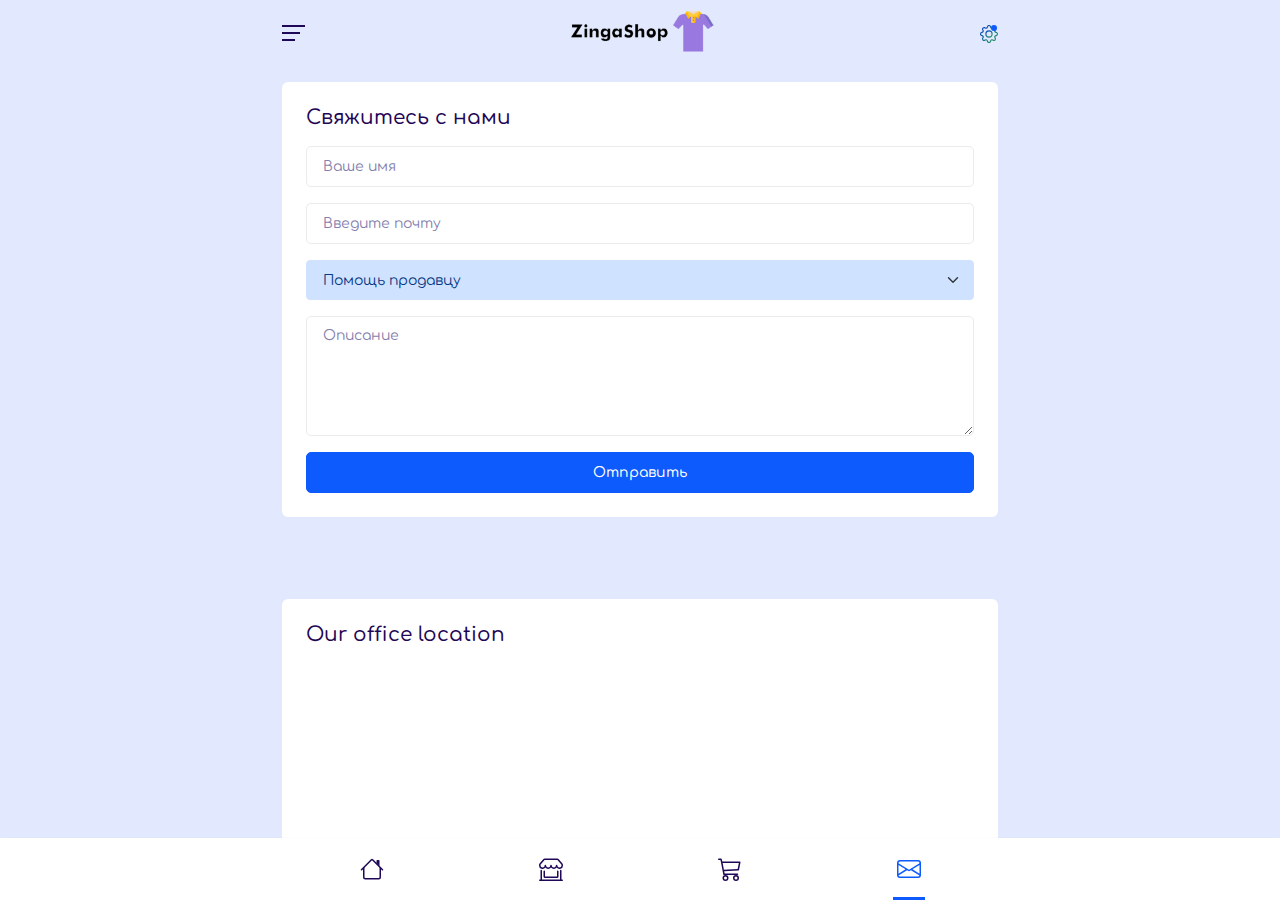
<file: contact.html>
<!doctype html>
<html id="previewPage" lang="en">
<head>
  <meta charset="utf-8">
  <meta name="viewport" content="width=device-width, initial-scale=1">
  <meta name="description" content="Affan - PWA Mobile HTML Template">
  <meta http-equiv="X-UA-Compatible" content="IE=edge">
  <meta name="theme-color" content="#0134d4">
  <meta name="apple-mobile-web-app-capable" content="yes">
  <meta name="apple-mobile-web-app-status-bar-style" content="black">
  <!-- The above 4 meta tags *must* come first in the head; any other head content must come *after* these tags -->
  <!-- Title -->
  <title>Affan - PWA Mobile HTML Template</title>
  <!-- Fonts -->
  <link rel="preconnect" href="https://fonts.gstatic.com">
  <link href="https://fonts.googleapis.com/css2?family=Poppins:ital,wght@0,100;0,200;0,300;0,400;0,500;0,600;0,700;0,800;0,900;1,100;1,200;1,300;1,400;1,500;1,600;1,700;1,800;1,900&amp;display=swap"
        rel="stylesheet">
  <link href="https://fonts.googleapis.com/css2?family=Comfortaa:wght@300;400;700&display=swap" rel="stylesheet">
  <!-- Favicon -->
  <link rel="icon" href="img/core-img/favicon.ico">
  <link rel="apple-touch-icon" href="img/icons/icon-96x96.png">
  <link rel="apple-touch-icon" sizes="152x152" href="img/icons/icon-152x152.png">
  <link rel="apple-touch-icon" sizes="167x167" href="img/icons/icon-167x167.png">
  <link rel="apple-touch-icon" sizes="180x180" href="img/icons/icon-180x180.png">
  <!-- CSS Libraries -->
  <link rel="stylesheet" href="css/bootstrap.min.css">
  <link rel="stylesheet" href="css/bootstrap-icons.css">
  <link rel="stylesheet" href="css/tiny-slider.css">
  <link rel="stylesheet" href="css/baguetteBox.min.css">
  <link rel="stylesheet" href="css/rangeslider.css">
  <link rel="stylesheet" href="css/vanilla-dataTables.min.css">
  <link rel="stylesheet" href="css/apexcharts.css">
  <!-- Core Stylesheet -->
  <link rel="stylesheet" href="style.css">
  <!-- Web App Manifest -->
  <link rel="manifest" href="manifest.json">

</head>
<body>
<!-- Dark mode switching -->
<div class="dark-mode-switching">
  <div class="d-flex w-100 h-100 align-items-center justify-content-center">
    <div class="dark-mode-text text-center">
      <svg class="bi bi-moon" xmlns="http://www.w3.org/2000/svg" width="32" height="32" fill="currentColor"
           viewBox="0 0 16 16">
        <path fill-rule="evenodd"
              d="M14.53 10.53a7 7 0 0 1-9.058-9.058A7.003 7.003 0 0 0 8 15a7.002 7.002 0 0 0 6.53-4.47z"></path>
      </svg>
      <p class="mb-0">Switching to dark mode</p>
    </div>
    <div class="light-mode-text text-center">
      <svg class="bi bi-brightness-high" xmlns="http://www.w3.org/2000/svg" width="30" height="30"
           fill="currentColor" viewBox="0 0 16 16">
        <path d="M8 11a3 3 0 1 1 0-6 3 3 0 0 1 0 6zm0 1a4 4 0 1 0 0-8 4 4 0 0 0 0 8zM8 0a.5.5 0 0 1 .5.5v2a.5.5 0 0 1-1 0v-2A.5.5 0 0 1 8 0zm0 13a.5.5 0 0 1 .5.5v2a.5.5 0 0 1-1 0v-2A.5.5 0 0 1 8 13zm8-5a.5.5 0 0 1-.5.5h-2a.5.5 0 0 1 0-1h2a.5.5 0 0 1 .5.5zM3 8a.5.5 0 0 1-.5.5h-2a.5.5 0 0 1 0-1h2A.5.5 0 0 1 3 8zm10.657-5.657a.5.5 0 0 1 0 .707l-1.414 1.415a.5.5 0 1 1-.707-.708l1.414-1.414a.5.5 0 0 1 .707 0zm-9.193 9.193a.5.5 0 0 1 0 .707L3.05 13.657a.5.5 0 0 1-.707-.707l1.414-1.414a.5.5 0 0 1 .707 0zm9.193 2.121a.5.5 0 0 1-.707 0l-1.414-1.414a.5.5 0 0 1 .707-.707l1.414 1.414a.5.5 0 0 1 0 .707zM4.464 4.465a.5.5 0 0 1-.707 0L2.343 3.05a.5.5 0 1 1 .707-.707l1.414 1.414a.5.5 0 0 1 0 .708z"></path>
      </svg>
      <p class="mb-0">Switching to light mode</p>
    </div>
  </div>
</div>
<!-- RTL mode switching -->
<div class="rtl-mode-switching">
  <div class="d-flex w-100 h-100 align-items-center justify-content-center">
    <div class="rtl-mode-text text-center">
      <svg class="bi bi-text-right" xmlns="http://www.w3.org/2000/svg" width="32" height="32"
           fill="currentColor" viewBox="0 0 16 16">
        <path fill-rule="evenodd"
              d="M6 12.5a.5.5 0 0 1 .5-.5h7a.5.5 0 0 1 0 1h-7a.5.5 0 0 1-.5-.5zm-4-3a.5.5 0 0 1 .5-.5h11a.5.5 0 0 1 0 1h-11a.5.5 0 0 1-.5-.5zm4-3a.5.5 0 0 1 .5-.5h7a.5.5 0 0 1 0 1h-7a.5.5 0 0 1-.5-.5zm-4-3a.5.5 0 0 1 .5-.5h11a.5.5 0 0 1 0 1h-11a.5.5 0 0 1-.5-.5z"></path>
      </svg>
      <p class="mb-0">Switching to RTL mode</p>
    </div>
    <div class="ltr-mode-text text-center">
      <svg class="bi bi-text-left" xmlns="http://www.w3.org/2000/svg" width="32" height="32"
           fill="currentColor" viewBox="0 0 16 16">
        <path fill-rule="evenodd"
              d="M2 12.5a.5.5 0 0 1 .5-.5h7a.5.5 0 0 1 0 1h-7a.5.5 0 0 1-.5-.5zm0-3a.5.5 0 0 1 .5-.5h11a.5.5 0 0 1 0 1h-11a.5.5 0 0 1-.5-.5zm0-3a.5.5 0 0 1 .5-.5h7a.5.5 0 0 1 0 1h-7a.5.5 0 0 1-.5-.5zm0-3a.5.5 0 0 1 .5-.5h11a.5.5 0 0 1 0 1h-11a.5.5 0 0 1-.5-.5z"></path>
      </svg>
      <p class="mb-0">Switching to default mode</p>
    </div>
  </div>
</div>
<!-- Setting Popup Overlay -->
<div id="setting-popup-overlay"></div>
<!-- Setting Popup Card -->
<div class="card setting-popup-card shadow-lg" id="settingCard">
  <div class="card-body">
    <div class="container">
      <div class="setting-heading d-flex align-items-center justify-content-between mb-3">
        <p class="mb-0">Settings</p>
        <div class="btn-close" id="settingCardClose"></div>
      </div>
      <div class="single-setting-panel">
        <div class="form-check form-switch mb-2">
          <input class="form-check-input" type="checkbox" id="availabilityStatus" checked>
          <label class="form-check-label" for="availabilityStatus">Availability status</label>
        </div>
      </div>
      <div class="single-setting-panel">
        <div class="form-check form-switch mb-2">
          <input class="form-check-input" type="checkbox" id="sendMeNotifications" checked>
          <label class="form-check-label" for="sendMeNotifications">Send me notifications</label>
        </div>
      </div>
      <div class="single-setting-panel">
        <div class="form-check form-switch mb-2">
          <input class="form-check-input" type="checkbox" id="darkSwitch1">
          <label class="form-check-label" for="darkSwitch">Dark mode</label>
        </div>
      </div>
      <div class="single-setting-panel">
        <div class="form-check form-switch">
          <input class="form-check-input" type="checkbox" id="rtlSwitch">
          <label class="form-check-label" for="rtlSwitch">RTL mode</label>
        </div>
      </div>
    </div>
  </div>
</div>
<div class="offcanvas offcanvas-start" id="affanOffcanvas" data-bs-scroll="true" tabindex="-1"
     aria-labelledby="affanOffcanvsLabel" style="visibility: hidden;" aria-hidden="true">
  <button class="btn-close btn-close-white text-reset" type="button" data-bs-dismiss="offcanvas"
          aria-label="Close"></button>
  <div class="offcanvas-body p-0">
    <!-- Side Nav Wrapper -->
    <div class="sidenav-wrapper">
      <!-- Sidenav Profile -->
      <div class="sidenav-profile bg-gradient">
        <div class="sidenav-style1"></div>
        <!-- User Thumbnail -->
        <div class="user-profile"><img src="img/team1.png" alt=""></div>
        <!-- User Info -->
        <div class="user-info">
          <h6 class="user-name mb-0">Пользователь</h6><span>Описание пользователя</span>
        </div>
      </div>
      <!-- Sidenav Nav -->
      <ul class="sidenav-nav ps-0">
        <li><a href="index.html"><i class="bi bi-house-door"></i>Home</a></li>
        <li><a href="our-team.html"><i class="bi bi-people"></i>Our Team</a></li>
        <li><a href="coming-soon.html"><i class="bi bi-clock"></i>Comming Soon</a></li>
        <li><a href="shop.html" class="nav-url"><i class="bi bi-cart-check"></i>Shop</a></li>
        <ul>
          <li><a href="shop.html">Shop List</a></li>
          <li><a href="shop-details.html">Shop Details</a></li>
          <li><a href="cart.html">Cart</a></li>
          <li><a href="invoive.html">Checkout</a></li>
        </ul>
        </li>
        <li>
          <div class="night-mode-nav"><i class="bi bi-moon"></i>Night Mode
            <div class="form-check form-switch">
              <input class="form-check-input form-check-success" id="darkSwitch" type="checkbox">
            </div>
          </div>
        </li>
        <li><a href="#"><i class="bi bi-box-arrow-right"></i>Logout</a></li>
      </ul>
      <!-- Social Info -->
      <div class="social-info-wrap"><a href="#"><i class="bi bi-facebook"></i></a><a href="#"><i
              class="bi bi-twitter"></i></a><a href="#"><i class="bi bi-linkedin"></i></a></div>
      <!-- Copyright Info -->
      <div class="copyright-info">
        <p>2022 © Made by<a href="#">ZingaZonga</a></p>
      </div>
    </div>
  </div>
</div>
<header>
  <div class="mt-2 mb-2 container">
    <nav>
      <div class="header-content position-relative d-flex align-items-center justify-content-between">
        <!-- Navbar Toggler -->
        <div class="navbar--toggler" id="affanNavbarToggler" data-bs-toggle="offcanvas"
             data-bs-target="#affanOffcanvas" aria-controls="affanOffcanvas"><span class="d-block"></span><span
                class="d-block"></span><span class="d-block"></span></div>
        <!-- Logo Wrapper -->
        <div class="logo-wrapper-"><a href="index.html"><img style="max-height: 80px;" src="img/logo.png" alt=""></a></div>
        <!-- Settings -->
        <div class="setting-wrapper">
          <div class="setting-trigger-btn" id="settingTriggerBtn">
            <svg class="bi bi-gear" width="18" height="18" viewBox="0 0 16 16" fill="url(#gradientSettings)"
                 xmlns="http://www.w3.org/2000/svg">
              <defs>
                <linearGradient id="gradientSettings" spreadMethod="pad" x1="0%" y1="0%" x2="100%"
                                y2="100%">
                  <stop offset="0" style="stop-color: #0134d4; stop-opacity:1;"></stop>
                  <stop offset="100%" style="stop-color: #28a745; stop-opacity:1;"></stop>
                </linearGradient>
              </defs>
              <path fill-rule="evenodd"
                    d="M8.837 1.626c-.246-.835-1.428-.835-1.674 0l-.094.319A1.873 1.873 0 0 1 4.377 3.06l-.292-.16c-.764-.415-1.6.42-1.184 1.185l.159.292a1.873 1.873 0 0 1-1.115 2.692l-.319.094c-.835.246-.835 1.428 0 1.674l.319.094a1.873 1.873 0 0 1 1.115 2.693l-.16.291c-.415.764.42 1.6 1.185 1.184l.292-.159a1.873 1.873 0 0 1 2.692 1.116l.094.318c.246.835 1.428.835 1.674 0l.094-.319a1.873 1.873 0 0 1 2.693-1.115l.291.16c.764.415 1.6-.42 1.184-1.185l-.159-.291a1.873 1.873 0 0 1 1.116-2.693l.318-.094c.835-.246.835-1.428 0-1.674l-.319-.094a1.873 1.873 0 0 1-1.115-2.692l.16-.292c.415-.764-.42-1.6-1.185-1.184l-.291.159A1.873 1.873 0 0 1 8.93 1.945l-.094-.319zm-2.633-.283c.527-1.79 3.065-1.79 3.592 0l.094.319a.873.873 0 0 0 1.255.52l.292-.16c1.64-.892 3.434.901 2.54 2.541l-.159.292a.873.873 0 0 0 .52 1.255l.319.094c1.79.527 1.79 3.065 0 3.592l-.319.094a.873.873 0 0 0-.52 1.255l.16.292c.893 1.64-.902 3.434-2.541 2.54l-.292-.159a.873.873 0 0 0-1.255.52l-.094.319c-.527 1.79-3.065 1.79-3.592 0l-.094-.319a.873.873 0 0 0-1.255-.52l-.292.16c-1.64.893-3.433-.902-2.54-2.541l.159-.292a.873.873 0 0 0-.52-1.255l-.319-.094c-1.79-.527-1.79-3.065 0-3.592l.319-.094a.873.873 0 0 0 .52-1.255l-.16-.292c-.892-1.64.902-3.433 2.541-2.54l.292.159a.873.873 0 0 0 1.255-.52l.094-.319z"></path>
              <path fill-rule="evenodd"
                    d="M8 5.754a2.246 2.246 0 1 0 0 4.492 2.246 2.246 0 0 0 0-4.492zM4.754 8a3.246 3.246 0 1 1 6.492 0 3.246 3.246 0 0 1-6.492 0z"></path>
            </svg>
            <span></span>
          </div>
        </div>
      </div>
    </nav>
  </div>
</header>
<main>
  <div class="page-content-wrapper py-3 mt-0" >
    <div class="container">
        <!-- Contact Form -->
        <div class="card mb-1">
          <div class="card-body">
            <h5 class="mb-3">Свяжитесь с нами</h5>
            <div class="contact-form">
              <form action="#">
                <div class="form-group mb-3">
                  <input class="form-control" type="text" placeholder="Ваше имя">
                </div>
                <div class="form-group mb-3">
                  <input class="form-control" type="email" placeholder="Введите почту">
                </div>
                <div class="form-group mb-3">
                  <select class="form-select form-control-clicked" name="topic">
                    <option value="">Помощь продавцу</option>
                    <option value="">Помощь покупателю</option>
                    <option value="">Лицензии</option>
                  </select>
                </div>
                <div class="form-group mb-3">
						<textarea class="form-control" name="textarea" cols="30" rows="10"
                                  placeholder="Описание"></textarea>
                </div>
                <button class="btn btn-primary w-100">Отправить</button>
              </form>
            </div>
          </div>
        </div>
      </div>
    </div>

    <div class="container">
      <!-- Google Maps -->
      <div class="card">
        <div class="card-body">
          <div class="google-maps">
            <h5 class="mb-3 mt-0">Our office location</h5>
            <iframe class="w-100" src="https://www.google.com/maps/embed?pb=!1m18!1m12!1m3!1d2704.3292879145024!2d39.68254301527524!3d47.32744007916707!2m3!1f0!2f0!3f0!3m2!1i1024!2i768!4f13.1!3m3!1m2!1s0x40e3c85659cb5eed%3A0x2d337baf13bee523!2sPereulok%20Belousova%2C%2018%2C%20Rostov%2C%20Rostovskaya%20oblast&#39;%2C%20Russia%2C%20344064!5e0!3m2!1sen!2sbd!4v1667420292369!5m2!1sen!2sbd" style="border:0;" allowfullscreen="" loading="lazy" referrerpolicy="no-referrer-when-downgrade"></iframe>          </div>
        </div>
      </div>
    </div>
  </div>
</main>
<footer>
  <div class="footer-nav  position-fixed bottom-0 footer-style-five shadow-sm" style="z-index: 99;">
    <div class="container h-100">
      <ul class="h-100 d-flex ps-0">
        <li><a href="index.html">
          <svg class="bi bi-house" width="24" height="24" viewBox="0 0 16 16" fill="currentColor"
               xmlns="http://www.w3.org/2000/svg">
            <path fill-rule="evenodd"
                  d="M2 13.5V7h1v6.5a.5.5 0 0 0 .5.5h9a.5.5 0 0 0 .5-.5V7h1v6.5a1.5 1.5 0 0 1-1.5 1.5h-9A1.5 1.5 0 0 1 2 13.5zm11-11V6l-2-2V2.5a.5.5 0 0 1 .5-.5h1a.5.5 0 0 1 .5.5z"></path>
            <path fill-rule="evenodd"
                  d="M7.293 1.5a1 1 0 0 1 1.414 0l6.647 6.646a.5.5 0 0 1-.708.708L8 2.207 1.354 8.854a.5.5 0 1 1-.708-.708L7.293 1.5z"></path>
          </svg>
        </a></li>
        <li><a href="shop.html">
          <svg xmlns="http://www.w3.org/2000/svg" width="24" height="24" fill="currentColor" class="bi bi-shop-window" viewBox="0 0 16 16">
            <path d="M2.97 1.35A1 1 0 0 1 3.73 1h8.54a1 1 0 0 1 .76.35l2.609 3.044A1.5 1.5 0 0 1 16 5.37v.255a2.375 2.375 0 0 1-4.25 1.458A2.371 2.371 0 0 1 9.875 8 2.37 2.37 0 0 1 8 7.083 2.37 2.37 0 0 1 6.125 8a2.37 2.37 0 0 1-1.875-.917A2.375 2.375 0 0 1 0 5.625V5.37a1.5 1.5 0 0 1 .361-.976l2.61-3.045zm1.78 4.275a1.375 1.375 0 0 0 2.75 0 .5.5 0 0 1 1 0 1.375 1.375 0 0 0 2.75 0 .5.5 0 0 1 1 0 1.375 1.375 0 1 0 2.75 0V5.37a.5.5 0 0 0-.12-.325L12.27 2H3.73L1.12 5.045A.5.5 0 0 0 1 5.37v.255a1.375 1.375 0 0 0 2.75 0 .5.5 0 0 1 1 0zM1.5 8.5A.5.5 0 0 1 2 9v6h12V9a.5.5 0 0 1 1 0v6h.5a.5.5 0 0 1 0 1H.5a.5.5 0 0 1 0-1H1V9a.5.5 0 0 1 .5-.5zm2 .5a.5.5 0 0 1 .5.5V13h8V9.5a.5.5 0 0 1 1 0V13a1 1 0 0 1-1 1H4a1 1 0 0 1-1-1V9.5a.5.5 0 0 1 .5-.5z"/>
          </svg>
        </a></li>
        <li><a href="cart.html">
          <svg xmlns="http://www.w3.org/2000/svg" width="24" height="24" fill="currentColor" class="bi bi-cart3" viewBox="0 0 16 16">
            <path d="M0 1.5A.5.5 0 0 1 .5 1H2a.5.5 0 0 1 .485.379L2.89 3H14.5a.5.5 0 0 1 .49.598l-1 5a.5.5 0 0 1-.465.401l-9.397.472L4.415 11H13a.5.5 0 0 1 0 1H4a.5.5 0 0 1-.491-.408L2.01 3.607 1.61 2H.5a.5.5 0 0 1-.5-.5zM3.102 4l.84 4.479 9.144-.459L13.89 4H3.102zM5 12a2 2 0 1 0 0 4 2 2 0 0 0 0-4zm7 0a2 2 0 1 0 0 4 2 2 0 0 0 0-4zm-7 1a1 1 0 1 1 0 2 1 1 0 0 1 0-2zm7 0a1 1 0 1 1 0 2 1 1 0 0 1 0-2z"/>
          </svg>
        </a></li>
        <li  class="active"><a href="contact.html">
          <svg xmlns="http://www.w3.org/2000/svg" width="24" height="24" fill="currentColor" class="bi bi-envelope" viewBox="0 0 16 16">
            <path d="M0 4a2 2 0 0 1 2-2h12a2 2 0 0 1 2 2v8a2 2 0 0 1-2 2H2a2 2 0 0 1-2-2V4Zm2-1a1 1 0 0 0-1 1v.217l7 4.2 7-4.2V4a1 1 0 0 0-1-1H2Zm13 2.383-4.708 2.825L15 11.105V5.383Zm-.034 6.876-5.64-3.471L8 9.583l-1.326-.795-5.64 3.47A1 1 0 0 0 2 13h12a1 1 0 0 0 .966-.741ZM1 11.105l4.708-2.897L1 5.383v5.722Z"/>
          </svg>
        </a></li>
      </ul>

    </div>
  </div>
</footer>
<script src="js/bootstrap.bundle.min.js"></script>
<script src="js/slideToggle.min.js"></script>
<script src="js/internet-status.js"></script>
<script src="js/tiny-slider.js"></script>
<script src="js/baguetteBox.min.js"></script>
<script src="js/countdown.js"></script>
<script src="js/rangeslider.min.js"></script>
<script src="js/vanilla-dataTables.min.js"></script>
<script src="js/index.js"></script>
<script src="js/magic-grid.min.js"></script>
<script src="js/dark-rtl.js"></script>
<script src="js/active.js"></script>
<!-- PWA -->
<script src="js/pwa.js"></script>
</body>
</html>
</file>
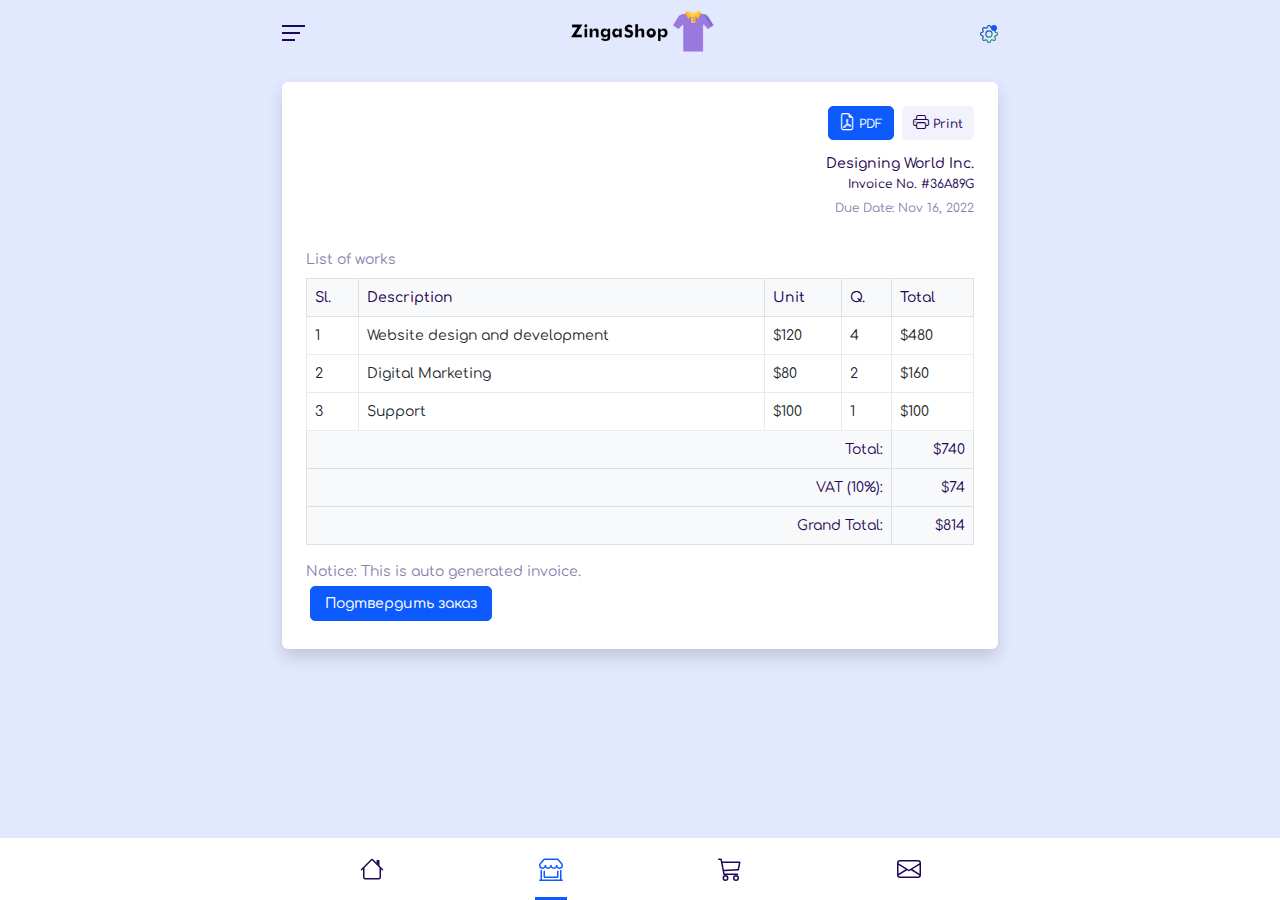
<file: invoive.html>
<!doctype html>
<html id="previewPage" lang="en">
<head>
	<meta charset="utf-8">
	<meta name="viewport" content="width=device-width, initial-scale=1">
	<meta name="description" content="Affan - PWA Mobile HTML Template">
	<meta http-equiv="X-UA-Compatible" content="IE=edge">
	<meta name="theme-color" content="#0134d4">
	<meta name="apple-mobile-web-app-capable" content="yes">
	<meta name="apple-mobile-web-app-status-bar-style" content="black">
	<!-- The above 4 meta tags *must* come first in the head; any other head content must come *after* these tags -->
	<!-- Title -->
	<title>Affan - PWA Mobile HTML Template</title>
	<!-- Fonts -->
	<link rel="preconnect" href="https://fonts.gstatic.com">
	<link href="https://fonts.googleapis.com/css2?family=Poppins:ital,wght@0,100;0,200;0,300;0,400;0,500;0,600;0,700;0,800;0,900;1,100;1,200;1,300;1,400;1,500;1,600;1,700;1,800;1,900&amp;display=swap"
	      rel="stylesheet">
	<link href="https://fonts.googleapis.com/css2?family=Comfortaa:wght@300;400;700&display=swap" rel="stylesheet">

	<!-- Favicon -->
	<link rel="icon" href="img/core-img/favicon.ico">
	<link rel="apple-touch-icon" href="img/icons/icon-96x96.png">
	<link rel="apple-touch-icon" sizes="152x152" href="img/icons/icon-152x152.png">
	<link rel="apple-touch-icon" sizes="167x167" href="img/icons/icon-167x167.png">
	<link rel="apple-touch-icon" sizes="180x180" href="img/icons/icon-180x180.png">
	<!-- CSS Libraries -->
	<link rel="stylesheet" href="css/bootstrap.min.css">
	<link rel="stylesheet" href="css/bootstrap-icons.css">
	<link rel="stylesheet" href="css/tiny-slider.css">
	<link rel="stylesheet" href="css/baguetteBox.min.css">
	<link rel="stylesheet" href="css/rangeslider.css">
	<link rel="stylesheet" href="css/vanilla-dataTables.min.css">
	<link rel="stylesheet" href="css/apexcharts.css">
	<!-- Core Stylesheet -->
	<link rel="stylesheet" href="style.css">
	<!-- Web App Manifest -->
	<link rel="manifest" href="manifest.json">

</head>
<body>
<!-- Dark mode switching -->
<div class="dark-mode-switching">
	<div class="d-flex w-100 h-100 align-items-center justify-content-center">
		<div class="dark-mode-text text-center">
			<svg class="bi bi-moon" xmlns="http://www.w3.org/2000/svg" width="32" height="32" fill="currentColor"
			     viewBox="0 0 16 16">
				<path fill-rule="evenodd"
				      d="M14.53 10.53a7 7 0 0 1-9.058-9.058A7.003 7.003 0 0 0 8 15a7.002 7.002 0 0 0 6.53-4.47z"></path>
			</svg>
			<p class="mb-0">Switching to dark mode</p>
		</div>
		<div class="light-mode-text text-center">
			<svg class="bi bi-brightness-high" xmlns="http://www.w3.org/2000/svg" width="30" height="30"
			     fill="currentColor" viewBox="0 0 16 16">
				<path d="M8 11a3 3 0 1 1 0-6 3 3 0 0 1 0 6zm0 1a4 4 0 1 0 0-8 4 4 0 0 0 0 8zM8 0a.5.5 0 0 1 .5.5v2a.5.5 0 0 1-1 0v-2A.5.5 0 0 1 8 0zm0 13a.5.5 0 0 1 .5.5v2a.5.5 0 0 1-1 0v-2A.5.5 0 0 1 8 13zm8-5a.5.5 0 0 1-.5.5h-2a.5.5 0 0 1 0-1h2a.5.5 0 0 1 .5.5zM3 8a.5.5 0 0 1-.5.5h-2a.5.5 0 0 1 0-1h2A.5.5 0 0 1 3 8zm10.657-5.657a.5.5 0 0 1 0 .707l-1.414 1.415a.5.5 0 1 1-.707-.708l1.414-1.414a.5.5 0 0 1 .707 0zm-9.193 9.193a.5.5 0 0 1 0 .707L3.05 13.657a.5.5 0 0 1-.707-.707l1.414-1.414a.5.5 0 0 1 .707 0zm9.193 2.121a.5.5 0 0 1-.707 0l-1.414-1.414a.5.5 0 0 1 .707-.707l1.414 1.414a.5.5 0 0 1 0 .707zM4.464 4.465a.5.5 0 0 1-.707 0L2.343 3.05a.5.5 0 1 1 .707-.707l1.414 1.414a.5.5 0 0 1 0 .708z"></path>
			</svg>
			<p class="mb-0">Switching to light mode</p>
		</div>
	</div>
</div>
<!-- RTL mode switching -->
<div class="rtl-mode-switching">
	<div class="d-flex w-100 h-100 align-items-center justify-content-center">
		<div class="rtl-mode-text text-center">
			<svg class="bi bi-text-right" xmlns="http://www.w3.org/2000/svg" width="32" height="32"
			     fill="currentColor" viewBox="0 0 16 16">
				<path fill-rule="evenodd"
				      d="M6 12.5a.5.5 0 0 1 .5-.5h7a.5.5 0 0 1 0 1h-7a.5.5 0 0 1-.5-.5zm-4-3a.5.5 0 0 1 .5-.5h11a.5.5 0 0 1 0 1h-11a.5.5 0 0 1-.5-.5zm4-3a.5.5 0 0 1 .5-.5h7a.5.5 0 0 1 0 1h-7a.5.5 0 0 1-.5-.5zm-4-3a.5.5 0 0 1 .5-.5h11a.5.5 0 0 1 0 1h-11a.5.5 0 0 1-.5-.5z"></path>
			</svg>
			<p class="mb-0">Switching to RTL mode</p>
		</div>
		<div class="ltr-mode-text text-center">
			<svg class="bi bi-text-left" xmlns="http://www.w3.org/2000/svg" width="32" height="32"
			     fill="currentColor" viewBox="0 0 16 16">
				<path fill-rule="evenodd"
				      d="M2 12.5a.5.5 0 0 1 .5-.5h7a.5.5 0 0 1 0 1h-7a.5.5 0 0 1-.5-.5zm0-3a.5.5 0 0 1 .5-.5h11a.5.5 0 0 1 0 1h-11a.5.5 0 0 1-.5-.5zm0-3a.5.5 0 0 1 .5-.5h7a.5.5 0 0 1 0 1h-7a.5.5 0 0 1-.5-.5zm0-3a.5.5 0 0 1 .5-.5h11a.5.5 0 0 1 0 1h-11a.5.5 0 0 1-.5-.5z"></path>
			</svg>
			<p class="mb-0">Switching to default mode</p>
		</div>
	</div>
</div>
<!-- Setting Popup Overlay -->
<div id="setting-popup-overlay"></div>
<!-- Setting Popup Card -->
<div class="card setting-popup-card shadow-lg" id="settingCard">
	<div class="card-body">
		<div class="container">
			<div class="setting-heading d-flex align-items-center justify-content-between mb-3">
				<p class="mb-0">Settings</p>
				<div class="btn-close" id="settingCardClose"></div>
			</div>
			<div class="single-setting-panel">
				<div class="form-check form-switch mb-2">
					<input class="form-check-input" type="checkbox" id="availabilityStatus" checked>
					<label class="form-check-label" for="availabilityStatus">Availability status</label>
				</div>
			</div>
			<div class="single-setting-panel">
				<div class="form-check form-switch mb-2">
					<input class="form-check-input" type="checkbox" id="sendMeNotifications" checked>
					<label class="form-check-label" for="sendMeNotifications">Send me notifications</label>
				</div>
			</div>
			<div class="single-setting-panel">
				<div class="form-check form-switch mb-2">
					<input class="form-check-input" type="checkbox" id="darkSwitch1">
					<label class="form-check-label" for="darkSwitch">Dark mode</label>
				</div>
			</div>
			<div class="single-setting-panel">
				<div class="form-check form-switch">
					<input class="form-check-input" type="checkbox" id="rtlSwitch">
					<label class="form-check-label" for="rtlSwitch">RTL mode</label>
				</div>
			</div>
		</div>
	</div>
</div>
<div class="offcanvas offcanvas-start" id="affanOffcanvas" data-bs-scroll="true" tabindex="-1"
     aria-labelledby="affanOffcanvsLabel" style="visibility: hidden;" aria-hidden="true">
	<button class="btn-close btn-close-white text-reset" type="button" data-bs-dismiss="offcanvas"
	        aria-label="Close"></button>
	<div class="offcanvas-body p-0">
		<!-- Side Nav Wrapper -->
		<div class="sidenav-wrapper">
			<!-- Sidenav Profile -->
			<div class="sidenav-profile bg-gradient">
				<div class="sidenav-style1"></div>
				<!-- User Thumbnail -->
				<div class="user-profile"><img src="img/team1.png" alt=""></div>
				<!-- User Info -->
				<div class="user-info">
					<h6 class="user-name mb-0">Пользователь</h6><span>Описание пользователя</span>
				</div>
			</div>
			<!-- Sidenav Nav -->
			<ul class="sidenav-nav ps-0">
				<li><a href="index.html"><i class="bi bi-house-door"></i>Home</a></li>
				<li><a href="our-team.html"><i class="bi bi-people"></i>Our Team</a></li>
				<li><a href="coming-soon.html"><i class="bi bi-clock"></i>Comming Soon</a></li>
				<li><a href="shop.html" class="nav-url"><i class="bi bi-cart-check"></i>Shop</a></li>
				<ul>
					<li><a href="shop.html">Shop List</a></li>
					<li><a href="shop-details.html">Shop Details</a></li>
					<li><a href="cart.html">Cart</a></li>
					<li><a href="invoive.html">Checkout</a></li>
				</ul>
				</li>
				<li>
					<div class="night-mode-nav"><i class="bi bi-moon"></i>Night Mode
						<div class="form-check form-switch">
							<input class="form-check-input form-check-success" id="darkSwitch" type="checkbox">
						</div>
					</div>
				</li>
				<li><a href="#"><i class="bi bi-box-arrow-right"></i>Logout</a></li>
			</ul>
			<!-- Social Info -->
			<div class="social-info-wrap"><a href="#"><i class="bi bi-facebook"></i></a><a href="#"><i
					class="bi bi-twitter"></i></a><a href="#"><i class="bi bi-linkedin"></i></a></div>
			<!-- Copyright Info -->
			<div class="copyright-info">
				<p>2022 © Made by<a href="#">ZingaZonga</a></p>
			</div>
		</div>
	</div>
</div>
<header>
	<div class="mt-2 mb-2 container">
		<nav>
			<div class="header-content position-relative d-flex align-items-center justify-content-between">
				<!-- Navbar Toggler -->
				<div class="navbar--toggler" id="affanNavbarToggler" data-bs-toggle="offcanvas"
				     data-bs-target="#affanOffcanvas" aria-controls="affanOffcanvas"><span class="d-block"></span><span
						class="d-block"></span><span class="d-block"></span></div>
				<!-- Logo Wrapper -->
				<div class="logo-wrapper-"><a href="index.html"><img style="max-height: 80px;" src="img/logo.png" alt=""></a></div>
				<!-- Settings -->
				<div class="setting-wrapper">
					<div class="setting-trigger-btn" id="settingTriggerBtn">
						<svg class="bi bi-gear" width="18" height="18" viewBox="0 0 16 16" fill="url(#gradientSettings)"
						     xmlns="http://www.w3.org/2000/svg">
							<defs>
								<linearGradient id="gradientSettings" spreadMethod="pad" x1="0%" y1="0%" x2="100%"
								                y2="100%">
									<stop offset="0" style="stop-color: #0134d4; stop-opacity:1;"></stop>
									<stop offset="100%" style="stop-color: #28a745; stop-opacity:1;"></stop>
								</linearGradient>
							</defs>
							<path fill-rule="evenodd"
							      d="M8.837 1.626c-.246-.835-1.428-.835-1.674 0l-.094.319A1.873 1.873 0 0 1 4.377 3.06l-.292-.16c-.764-.415-1.6.42-1.184 1.185l.159.292a1.873 1.873 0 0 1-1.115 2.692l-.319.094c-.835.246-.835 1.428 0 1.674l.319.094a1.873 1.873 0 0 1 1.115 2.693l-.16.291c-.415.764.42 1.6 1.185 1.184l.292-.159a1.873 1.873 0 0 1 2.692 1.116l.094.318c.246.835 1.428.835 1.674 0l.094-.319a1.873 1.873 0 0 1 2.693-1.115l.291.16c.764.415 1.6-.42 1.184-1.185l-.159-.291a1.873 1.873 0 0 1 1.116-2.693l.318-.094c.835-.246.835-1.428 0-1.674l-.319-.094a1.873 1.873 0 0 1-1.115-2.692l.16-.292c.415-.764-.42-1.6-1.185-1.184l-.291.159A1.873 1.873 0 0 1 8.93 1.945l-.094-.319zm-2.633-.283c.527-1.79 3.065-1.79 3.592 0l.094.319a.873.873 0 0 0 1.255.52l.292-.16c1.64-.892 3.434.901 2.54 2.541l-.159.292a.873.873 0 0 0 .52 1.255l.319.094c1.79.527 1.79 3.065 0 3.592l-.319.094a.873.873 0 0 0-.52 1.255l.16.292c.893 1.64-.902 3.434-2.541 2.54l-.292-.159a.873.873 0 0 0-1.255.52l-.094.319c-.527 1.79-3.065 1.79-3.592 0l-.094-.319a.873.873 0 0 0-1.255-.52l-.292.16c-1.64.893-3.433-.902-2.54-2.541l.159-.292a.873.873 0 0 0-.52-1.255l-.319-.094c-1.79-.527-1.79-3.065 0-3.592l.319-.094a.873.873 0 0 0 .52-1.255l-.16-.292c-.892-1.64.902-3.433 2.541-2.54l.292.159a.873.873 0 0 0 1.255-.52l.094-.319z"></path>
							<path fill-rule="evenodd"
							      d="M8 5.754a2.246 2.246 0 1 0 0 4.492 2.246 2.246 0 0 0 0-4.492zM4.754 8a3.246 3.246 0 1 1 6.492 0 3.246 3.246 0 0 1-6.492 0z"></path>
						</svg>
						<span></span>
					</div>
				</div>
			</div>
		</nav>
	</div>
</header>


<main>
	<div class="page-content-wrapper py-3 mt-0">
		<div class="container">
			<div class="card invoice-card shadow">
				<div class="card-body">
					<!-- Download Invoice -->
					<div class="download-invoice text-end mb-3"><a class="btn btn-sm btn-primary me-2" href="#"><i class="bi bi-file-earmark-pdf me-1"></i>PDF</a><a class="btn btn-sm btn-light" href="#"><i class="bi bi-printer me-1"></i>Print</a></div>
					<!-- Invoice Info -->
					<div class="invoice-info text-end mb-4">
						<h5 class="mb-1 fz-14">Designing World Inc.</h5>
						<h6 class="fz-12">Invoice No. #36A89G</h6>
						<p class="mb-0 fz-12">Due Date: Nov 16, 2022</p>
					</div>
					<!-- Invoice Table -->
					<div class="invoice-table">
						<div class="table-responsive">
							<table class="table table-bordered caption-top">
								<caption>List of works</caption>
								<thead class="table-light">
								<tr>
									<th>Sl.</th>
									<th>Description</th>
									<th>Unit</th>
									<th>Q.</th>
									<th>Total</th>
								</tr>
								</thead>
								<tbody>
								<tr>
									<td>1</td>
									<td>Website design and development</td>
									<td>$120</td>
									<td>4</td>
									<td>$480</td>
								</tr>
								<tr>
									<td>2</td>
									<td>Digital Marketing</td>
									<td>$80</td>
									<td>2</td>
									<td>$160</td>
								</tr>
								<tr>
									<td>3</td>
									<td>Support</td>
									<td>$100</td>
									<td>1</td>
									<td>$100</td>
								</tr>
								</tbody>
								<tfoot class="table-light">
								<tr>
									<td class="text-end" colspan="4">Total:</td>
									<td class="text-end">$740</td>
								</tr>
								<tr>
									<td class="text-end" colspan="4">VAT (10%):</td>
									<td class="text-end">$74</td>
								</tr>
								<tr>
									<td class="text-end" colspan="4">Grand Total:</td>
									<td class="text-end">$814</td>
								</tr>
								</tfoot>
							</table>
						</div>
					</div>
					<p class="mb-0">Notice: This is auto generated invoice.</p>
					<a class="btn m-1 btn-primary" href="#">Подтвердить заказ</a>
				</div>
			</div>
		</div>
	</div>
</main>
<footer>
	<div class="footer-nav  position-fixed bottom-0 footer-style-five shadow-sm" style="z-index: 99;">
		<div class="container h-100">
			<ul class="h-100 d-flex ps-0">
				<li><a href="index.html">
					<svg class="bi bi-house" width="24" height="24" viewBox="0 0 16 16" fill="currentColor"
					     xmlns="http://www.w3.org/2000/svg">
						<path fill-rule="evenodd"
						      d="M2 13.5V7h1v6.5a.5.5 0 0 0 .5.5h9a.5.5 0 0 0 .5-.5V7h1v6.5a1.5 1.5 0 0 1-1.5 1.5h-9A1.5 1.5 0 0 1 2 13.5zm11-11V6l-2-2V2.5a.5.5 0 0 1 .5-.5h1a.5.5 0 0 1 .5.5z"></path>
						<path fill-rule="evenodd"
						      d="M7.293 1.5a1 1 0 0 1 1.414 0l6.647 6.646a.5.5 0 0 1-.708.708L8 2.207 1.354 8.854a.5.5 0 1 1-.708-.708L7.293 1.5z"></path>
					</svg>
				</a></li>
				<li class="active"><a href="shop.html">
					<svg xmlns="http://www.w3.org/2000/svg" width="24" height="24" fill="currentColor" class="bi bi-shop-window" viewBox="0 0 16 16">
						<path d="M2.97 1.35A1 1 0 0 1 3.73 1h8.54a1 1 0 0 1 .76.35l2.609 3.044A1.5 1.5 0 0 1 16 5.37v.255a2.375 2.375 0 0 1-4.25 1.458A2.371 2.371 0 0 1 9.875 8 2.37 2.37 0 0 1 8 7.083 2.37 2.37 0 0 1 6.125 8a2.37 2.37 0 0 1-1.875-.917A2.375 2.375 0 0 1 0 5.625V5.37a1.5 1.5 0 0 1 .361-.976l2.61-3.045zm1.78 4.275a1.375 1.375 0 0 0 2.75 0 .5.5 0 0 1 1 0 1.375 1.375 0 0 0 2.75 0 .5.5 0 0 1 1 0 1.375 1.375 0 1 0 2.75 0V5.37a.5.5 0 0 0-.12-.325L12.27 2H3.73L1.12 5.045A.5.5 0 0 0 1 5.37v.255a1.375 1.375 0 0 0 2.75 0 .5.5 0 0 1 1 0zM1.5 8.5A.5.5 0 0 1 2 9v6h12V9a.5.5 0 0 1 1 0v6h.5a.5.5 0 0 1 0 1H.5a.5.5 0 0 1 0-1H1V9a.5.5 0 0 1 .5-.5zm2 .5a.5.5 0 0 1 .5.5V13h8V9.5a.5.5 0 0 1 1 0V13a1 1 0 0 1-1 1H4a1 1 0 0 1-1-1V9.5a.5.5 0 0 1 .5-.5z"/>
					</svg>
				</a></li>
				<li><a href="cart.html">
					<svg xmlns="http://www.w3.org/2000/svg" width="24" height="24" fill="currentColor" class="bi bi-cart3" viewBox="0 0 16 16">
						<path d="M0 1.5A.5.5 0 0 1 .5 1H2a.5.5 0 0 1 .485.379L2.89 3H14.5a.5.5 0 0 1 .49.598l-1 5a.5.5 0 0 1-.465.401l-9.397.472L4.415 11H13a.5.5 0 0 1 0 1H4a.5.5 0 0 1-.491-.408L2.01 3.607 1.61 2H.5a.5.5 0 0 1-.5-.5zM3.102 4l.84 4.479 9.144-.459L13.89 4H3.102zM5 12a2 2 0 1 0 0 4 2 2 0 0 0 0-4zm7 0a2 2 0 1 0 0 4 2 2 0 0 0 0-4zm-7 1a1 1 0 1 1 0 2 1 1 0 0 1 0-2zm7 0a1 1 0 1 1 0 2 1 1 0 0 1 0-2z"/>
					</svg>
				</a></li>
				<li><a href="contact.html">
					<svg xmlns="http://www.w3.org/2000/svg" width="24" height="24" fill="currentColor" class="bi bi-envelope" viewBox="0 0 16 16">
						<path d="M0 4a2 2 0 0 1 2-2h12a2 2 0 0 1 2 2v8a2 2 0 0 1-2 2H2a2 2 0 0 1-2-2V4Zm2-1a1 1 0 0 0-1 1v.217l7 4.2 7-4.2V4a1 1 0 0 0-1-1H2Zm13 2.383-4.708 2.825L15 11.105V5.383Zm-.034 6.876-5.64-3.471L8 9.583l-1.326-.795-5.64 3.47A1 1 0 0 0 2 13h12a1 1 0 0 0 .966-.741ZM1 11.105l4.708-2.897L1 5.383v5.722Z"/>
					</svg>
				</a></li>
			</ul>

		</div>
	</div>
</footer>
<script src="js/bootstrap.bundle.min.js"></script>
<script src="js/slideToggle.min.js"></script>
<script src="js/internet-status.js"></script>
<script src="js/tiny-slider.js"></script>
<script src="js/baguetteBox.min.js"></script>
<script src="js/countdown.js"></script>
<script src="js/rangeslider.min.js"></script>
<script src="js/vanilla-dataTables.min.js"></script>
<script src="js/index.js"></script>
<script src="js/magic-grid.min.js"></script>
<script src="js/dark-rtl.js"></script>
<script src="js/active.js"></script>
<!-- PWA -->
<script src="js/pwa.js"></script>
</body>
</html>
</file>
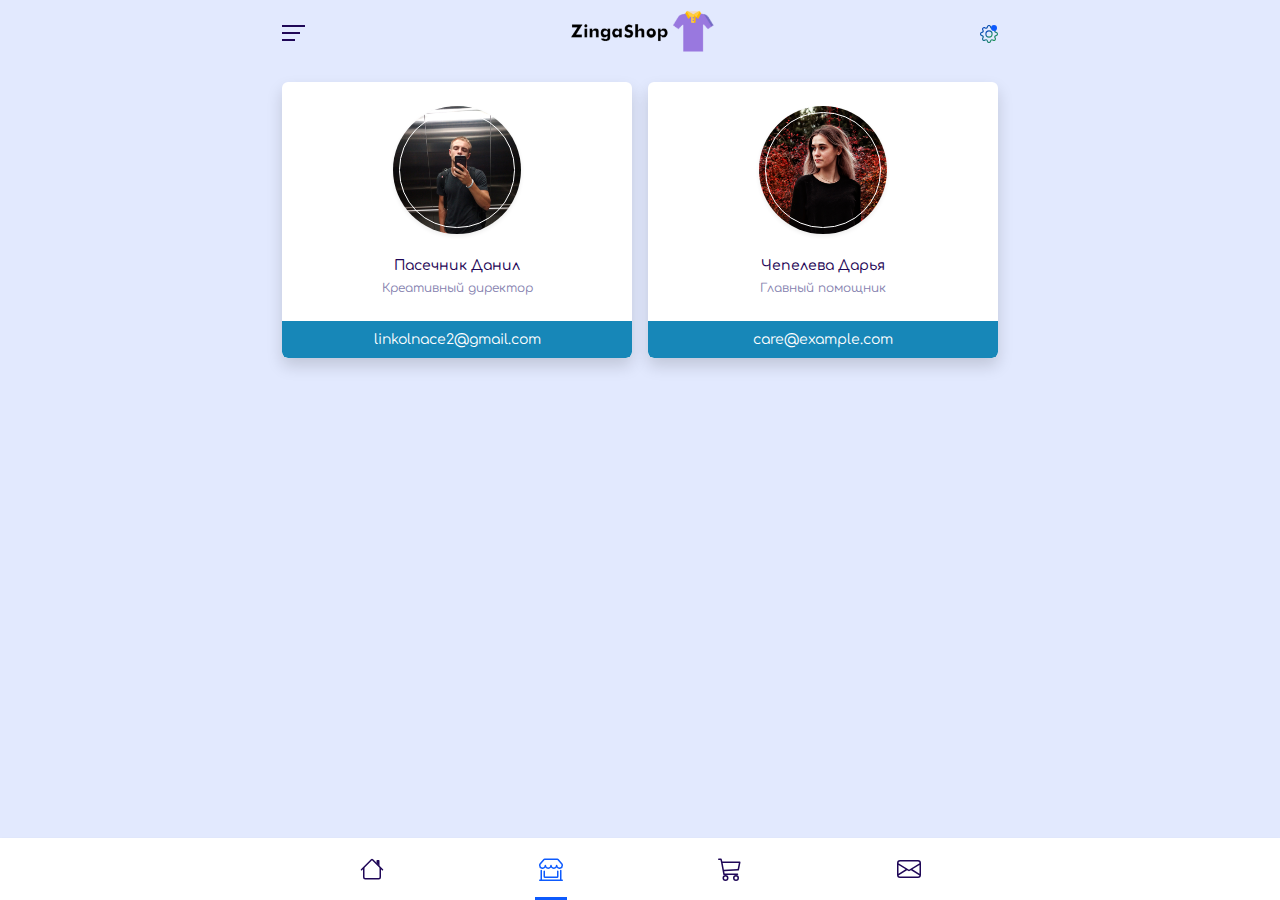
<file: our-team.html>
<!doctype html>
<html id="previewPage" lang="en">
<head>
  <meta charset="utf-8">
  <meta name="viewport" content="width=device-width, initial-scale=1">
  <meta name="description" content="Affan - PWA Mobile HTML Template">
  <meta http-equiv="X-UA-Compatible" content="IE=edge">
  <meta name="theme-color" content="#0134d4">
  <meta name="apple-mobile-web-app-capable" content="yes">
  <meta name="apple-mobile-web-app-status-bar-style" content="black">
  <!-- The above 4 meta tags *must* come first in the head; any other head content must come *after* these tags -->
  <!-- Title -->
  <title>Affan - PWA Mobile HTML Template</title>
  <!-- Fonts -->
  <link rel="preconnect" href="https://fonts.gstatic.com">
  <link href="https://fonts.googleapis.com/css2?family=Poppins:ital,wght@0,100;0,200;0,300;0,400;0,500;0,600;0,700;0,800;0,900;1,100;1,200;1,300;1,400;1,500;1,600;1,700;1,800;1,900&amp;display=swap"
        rel="stylesheet">
  <link href="https://fonts.googleapis.com/css2?family=Comfortaa:wght@300;400;700&display=swap" rel="stylesheet">
  <!-- Favicon -->
  <link rel="icon" href="img/core-img/favicon.ico">
  <link rel="apple-touch-icon" href="img/icons/icon-96x96.png">
  <link rel="apple-touch-icon" sizes="152x152" href="img/icons/icon-152x152.png">
  <link rel="apple-touch-icon" sizes="167x167" href="img/icons/icon-167x167.png">
  <link rel="apple-touch-icon" sizes="180x180" href="img/icons/icon-180x180.png">
  <!-- CSS Libraries -->
  <link rel="stylesheet" href="css/bootstrap.min.css">
  <link rel="stylesheet" href="css/bootstrap-icons.css">
  <link rel="stylesheet" href="css/tiny-slider.css">
  <link rel="stylesheet" href="css/baguetteBox.min.css">
  <link rel="stylesheet" href="css/rangeslider.css">
  <link rel="stylesheet" href="css/vanilla-dataTables.min.css">
  <link rel="stylesheet" href="css/apexcharts.css">
  <!-- Core Stylesheet -->
  <link rel="stylesheet" href="style.css">
  <!-- Web App Manifest -->
  <link rel="manifest" href="manifest.json">
</head>
<body>
<!-- Dark mode switching -->
<div class="dark-mode-switching">
  <div class="d-flex w-100 h-100 align-items-center justify-content-center">
    <div class="dark-mode-text text-center">
      <svg class="bi bi-moon" xmlns="http://www.w3.org/2000/svg" width="32" height="32" fill="currentColor"
           viewBox="0 0 16 16">
        <path fill-rule="evenodd"
              d="M14.53 10.53a7 7 0 0 1-9.058-9.058A7.003 7.003 0 0 0 8 15a7.002 7.002 0 0 0 6.53-4.47z"></path>
      </svg>
      <p class="mb-0">Switching to dark mode</p>
    </div>
    <div class="light-mode-text text-center">
      <svg class="bi bi-brightness-high" xmlns="http://www.w3.org/2000/svg" width="30" height="30"
           fill="currentColor" viewBox="0 0 16 16">
        <path d="M8 11a3 3 0 1 1 0-6 3 3 0 0 1 0 6zm0 1a4 4 0 1 0 0-8 4 4 0 0 0 0 8zM8 0a.5.5 0 0 1 .5.5v2a.5.5 0 0 1-1 0v-2A.5.5 0 0 1 8 0zm0 13a.5.5 0 0 1 .5.5v2a.5.5 0 0 1-1 0v-2A.5.5 0 0 1 8 13zm8-5a.5.5 0 0 1-.5.5h-2a.5.5 0 0 1 0-1h2a.5.5 0 0 1 .5.5zM3 8a.5.5 0 0 1-.5.5h-2a.5.5 0 0 1 0-1h2A.5.5 0 0 1 3 8zm10.657-5.657a.5.5 0 0 1 0 .707l-1.414 1.415a.5.5 0 1 1-.707-.708l1.414-1.414a.5.5 0 0 1 .707 0zm-9.193 9.193a.5.5 0 0 1 0 .707L3.05 13.657a.5.5 0 0 1-.707-.707l1.414-1.414a.5.5 0 0 1 .707 0zm9.193 2.121a.5.5 0 0 1-.707 0l-1.414-1.414a.5.5 0 0 1 .707-.707l1.414 1.414a.5.5 0 0 1 0 .707zM4.464 4.465a.5.5 0 0 1-.707 0L2.343 3.05a.5.5 0 1 1 .707-.707l1.414 1.414a.5.5 0 0 1 0 .708z"></path>
      </svg>
      <p class="mb-0">Switching to light mode</p>
    </div>
  </div>
</div>
<!-- RTL mode switching -->
<div class="rtl-mode-switching">
  <div class="d-flex w-100 h-100 align-items-center justify-content-center">
    <div class="rtl-mode-text text-center">
      <svg class="bi bi-text-right" xmlns="http://www.w3.org/2000/svg" width="32" height="32"
           fill="currentColor" viewBox="0 0 16 16">
        <path fill-rule="evenodd"
              d="M6 12.5a.5.5 0 0 1 .5-.5h7a.5.5 0 0 1 0 1h-7a.5.5 0 0 1-.5-.5zm-4-3a.5.5 0 0 1 .5-.5h11a.5.5 0 0 1 0 1h-11a.5.5 0 0 1-.5-.5zm4-3a.5.5 0 0 1 .5-.5h7a.5.5 0 0 1 0 1h-7a.5.5 0 0 1-.5-.5zm-4-3a.5.5 0 0 1 .5-.5h11a.5.5 0 0 1 0 1h-11a.5.5 0 0 1-.5-.5z"></path>
      </svg>
      <p class="mb-0">Switching to RTL mode</p>
    </div>
    <div class="ltr-mode-text text-center">
      <svg class="bi bi-text-left" xmlns="http://www.w3.org/2000/svg" width="32" height="32"
           fill="currentColor" viewBox="0 0 16 16">
        <path fill-rule="evenodd"
              d="M2 12.5a.5.5 0 0 1 .5-.5h7a.5.5 0 0 1 0 1h-7a.5.5 0 0 1-.5-.5zm0-3a.5.5 0 0 1 .5-.5h11a.5.5 0 0 1 0 1h-11a.5.5 0 0 1-.5-.5zm0-3a.5.5 0 0 1 .5-.5h7a.5.5 0 0 1 0 1h-7a.5.5 0 0 1-.5-.5zm0-3a.5.5 0 0 1 .5-.5h11a.5.5 0 0 1 0 1h-11a.5.5 0 0 1-.5-.5z"></path>
      </svg>
      <p class="mb-0">Switching to default mode</p>
    </div>
  </div>
</div>
<!-- Setting Popup Overlay -->
<div id="setting-popup-overlay"></div>
<!-- Setting Popup Card -->
<div class="card setting-popup-card shadow-lg" id="settingCard">
  <div class="card-body">
    <div class="container">
      <div class="setting-heading d-flex align-items-center justify-content-between mb-3">
        <p class="mb-0">Settings</p>
        <div class="btn-close" id="settingCardClose"></div>
      </div>
      <div class="single-setting-panel">
        <div class="form-check form-switch mb-2">
          <input class="form-check-input" type="checkbox" id="availabilityStatus" checked>
          <label class="form-check-label" for="availabilityStatus">Availability status</label>
        </div>
      </div>
      <div class="single-setting-panel">
        <div class="form-check form-switch mb-2">
          <input class="form-check-input" type="checkbox" id="sendMeNotifications" checked>
          <label class="form-check-label" for="sendMeNotifications">Send me notifications</label>
        </div>
      </div>
      <div class="single-setting-panel">
        <div class="form-check form-switch mb-2">
          <input class="form-check-input" type="checkbox" id="darkSwitch1">
          <label class="form-check-label" for="darkSwitch">Dark mode</label>
        </div>
      </div>
      <div class="single-setting-panel">
        <div class="form-check form-switch">
          <input class="form-check-input" type="checkbox" id="rtlSwitch">
          <label class="form-check-label" for="rtlSwitch">RTL mode</label>
        </div>
      </div>
    </div>
  </div>
</div>
<div class="offcanvas offcanvas-start" id="affanOffcanvas" data-bs-scroll="true" tabindex="-1"
     aria-labelledby="affanOffcanvsLabel" style="visibility: hidden;" aria-hidden="true">
  <button class="btn-close btn-close-white text-reset" type="button" data-bs-dismiss="offcanvas"
          aria-label="Close"></button>
  <div class="offcanvas-body p-0">
    <!-- Side Nav Wrapper -->
    <div class="sidenav-wrapper">
      <!-- Sidenav Profile -->
      <div class="sidenav-profile bg-gradient">
        <div class="sidenav-style1"></div>
        <!-- User Thumbnail -->
        <div class="user-profile"><img src="img/team1.png" alt=""></div>
        <!-- User Info -->
        <div class="user-info">
          <h6 class="user-name mb-0">Пользователь</h6><span>Описание пользователя</span>
        </div>
      </div>
      <!-- Sidenav Nav -->
      <ul class="sidenav-nav ps-0">
        <li><a href="index.html"><i class="bi bi-house-door"></i>Home</a></li>
        <li><a href="our-team.html"><i class="bi bi-people"></i>Our Team</a></li>
        <li><a href="coming-soon.html"><i class="bi bi-clock"></i>Comming Soon</a></li>
        <li><a href="shop.html" class="nav-url"><i class="bi bi-cart-check"></i>Shop</a></li>
        <ul>
          <li><a href="shop.html">Shop List</a></li>
          <li><a href="shop-details.html">Shop Details</a></li>
          <li><a href="cart.html">Cart</a></li>
          <li><a href="invoive.html">Checkout</a></li>
        </ul>
        </li>
        <li>
          <div class="night-mode-nav"><i class="bi bi-moon"></i>Night Mode
            <div class="form-check form-switch">
              <input class="form-check-input form-check-success" id="darkSwitch" type="checkbox">
            </div>
          </div>
        </li>
        <li><a href="#"><i class="bi bi-box-arrow-right"></i>Logout</a></li>
      </ul>
      <!-- Social Info -->
      <div class="social-info-wrap"><a href="#"><i class="bi bi-facebook"></i></a><a href="#"><i
              class="bi bi-twitter"></i></a><a href="#"><i class="bi bi-linkedin"></i></a></div>
      <!-- Copyright Info -->
      <div class="copyright-info">
        <p>2022 © Made by<a href="#">ZingaZonga</a></p>
      </div>
    </div>
  </div>
</div>
<header>
  <div class="mt-2 mb-2 container">
    <nav>
      <div class="header-content position-relative d-flex align-items-center justify-content-between">
        <!-- Navbar Toggler -->
        <div class="navbar--toggler" id="affanNavbarToggler" data-bs-toggle="offcanvas"
             data-bs-target="#affanOffcanvas" aria-controls="affanOffcanvas"><span class="d-block"></span><span
                class="d-block"></span><span class="d-block"></span></div>
        <!-- Logo Wrapper -->
        <div class="logo-wrapper-"><a href="index.html"><img style="max-height: 80px;" src="img/logo.png" alt=""></a></div>
        <!-- Settings -->
        <div class="setting-wrapper">
          <div class="setting-trigger-btn" id="settingTriggerBtn">
            <svg class="bi bi-gear" width="18" height="18" viewBox="0 0 16 16" fill="url(#gradientSettings)"
                 xmlns="http://www.w3.org/2000/svg">
              <defs>
                <linearGradient id="gradientSettings" spreadMethod="pad" x1="0%" y1="0%" x2="100%"
                                y2="100%">
                  <stop offset="0" style="stop-color: #0134d4; stop-opacity:1;"></stop>
                  <stop offset="100%" style="stop-color: #28a745; stop-opacity:1;"></stop>
                </linearGradient>
              </defs>
              <path fill-rule="evenodd"
                    d="M8.837 1.626c-.246-.835-1.428-.835-1.674 0l-.094.319A1.873 1.873 0 0 1 4.377 3.06l-.292-.16c-.764-.415-1.6.42-1.184 1.185l.159.292a1.873 1.873 0 0 1-1.115 2.692l-.319.094c-.835.246-.835 1.428 0 1.674l.319.094a1.873 1.873 0 0 1 1.115 2.693l-.16.291c-.415.764.42 1.6 1.185 1.184l.292-.159a1.873 1.873 0 0 1 2.692 1.116l.094.318c.246.835 1.428.835 1.674 0l.094-.319a1.873 1.873 0 0 1 2.693-1.115l.291.16c.764.415 1.6-.42 1.184-1.185l-.159-.291a1.873 1.873 0 0 1 1.116-2.693l.318-.094c.835-.246.835-1.428 0-1.674l-.319-.094a1.873 1.873 0 0 1-1.115-2.692l.16-.292c.415-.764-.42-1.6-1.185-1.184l-.291.159A1.873 1.873 0 0 1 8.93 1.945l-.094-.319zm-2.633-.283c.527-1.79 3.065-1.79 3.592 0l.094.319a.873.873 0 0 0 1.255.52l.292-.16c1.64-.892 3.434.901 2.54 2.541l-.159.292a.873.873 0 0 0 .52 1.255l.319.094c1.79.527 1.79 3.065 0 3.592l-.319.094a.873.873 0 0 0-.52 1.255l.16.292c.893 1.64-.902 3.434-2.541 2.54l-.292-.159a.873.873 0 0 0-1.255.52l-.094.319c-.527 1.79-3.065 1.79-3.592 0l-.094-.319a.873.873 0 0 0-1.255-.52l-.292.16c-1.64.893-3.433-.902-2.54-2.541l.159-.292a.873.873 0 0 0-.52-1.255l-.319-.094c-1.79-.527-1.79-3.065 0-3.592l.319-.094a.873.873 0 0 0 .52-1.255l-.16-.292c-.892-1.64.902-3.433 2.541-2.54l.292.159a.873.873 0 0 0 1.255-.52l.094-.319z"></path>
              <path fill-rule="evenodd"
                    d="M8 5.754a2.246 2.246 0 1 0 0 4.492 2.246 2.246 0 0 0 0-4.492zM4.754 8a3.246 3.246 0 1 1 6.492 0 3.246 3.246 0 0 1-6.492 0z"></path>
            </svg>
            <span></span>
          </div>
        </div>
      </div>
    </nav>
  </div>
</header>

<main>
  <div class="page-content-wrapper py-3 mt-0">
    <div class="team-member-wrapper direction-rtl">
      <div class="container">
        <div class="row g-3">
          <!-- Single Team Member -->
          <div class="col-6">
            <div class="card team-member-card shadow">
              <div class="card-body">
                <!-- Member Image-->
                <div class="team-member-img shadow-sm">
                  <img src="img/team1.png" alt="">
                </div>
                <!-- Team Info-->
                <div class="team-info">
                  <h6 class="mb-1 fz-14">Пасечник Данил</h6>
                  <p class="mb-0 fz-12">Креативный директор</p>
                </div>
              </div>
              <!-- Contact Info-->
              <div class="contact-info bg-info">
                <p class="mb-0 text-truncate">linkolnace2@gmail.com</p>
              </div>
            </div>
          </div>

          <!-- Single Team Member -->
          <div class="col-6">
            <div class="card team-member-card shadow">
              <div class="card-body">
                <!-- Member Image-->
                <div class="team-member-img shadow-sm">
                  <img src="img/team2.png" alt="">
                </div>
                <!-- Team Info-->
                <div class="team-info">
                  <h6 class="mb-1 fz-14">Чепелева Дарья</h6>
                  <p class="mb-0 fz-12">Главный помощник</p>
                </div>
              </div>
              <!-- Contact Info-->
              <div class="contact-info bg-info">
                <p class="mb-0 text-truncate">care@example.com</p>
              </div>
            </div>
          </div>
        </div>
      </div>
    </div>
  </div>
</main>
<footer>
  <div class="footer-nav  position-fixed bottom-0 footer-style-five shadow-sm" style="z-index: 99;">
    <div class="container h-100">
      <ul class="h-100 d-flex ps-0">
        <li><a href="index.html">
          <svg class="bi bi-house" width="24" height="24" viewBox="0 0 16 16" fill="currentColor"
               xmlns="http://www.w3.org/2000/svg">
            <path fill-rule="evenodd"
                  d="M2 13.5V7h1v6.5a.5.5 0 0 0 .5.5h9a.5.5 0 0 0 .5-.5V7h1v6.5a1.5 1.5 0 0 1-1.5 1.5h-9A1.5 1.5 0 0 1 2 13.5zm11-11V6l-2-2V2.5a.5.5 0 0 1 .5-.5h1a.5.5 0 0 1 .5.5z"></path>
            <path fill-rule="evenodd"
                  d="M7.293 1.5a1 1 0 0 1 1.414 0l6.647 6.646a.5.5 0 0 1-.708.708L8 2.207 1.354 8.854a.5.5 0 1 1-.708-.708L7.293 1.5z"></path>
          </svg>
        </a></li>
        <li class="active"><a href="shop.html">
          <svg xmlns="http://www.w3.org/2000/svg" width="24" height="24" fill="currentColor" class="bi bi-shop-window" viewBox="0 0 16 16">
            <path d="M2.97 1.35A1 1 0 0 1 3.73 1h8.54a1 1 0 0 1 .76.35l2.609 3.044A1.5 1.5 0 0 1 16 5.37v.255a2.375 2.375 0 0 1-4.25 1.458A2.371 2.371 0 0 1 9.875 8 2.37 2.37 0 0 1 8 7.083 2.37 2.37 0 0 1 6.125 8a2.37 2.37 0 0 1-1.875-.917A2.375 2.375 0 0 1 0 5.625V5.37a1.5 1.5 0 0 1 .361-.976l2.61-3.045zm1.78 4.275a1.375 1.375 0 0 0 2.75 0 .5.5 0 0 1 1 0 1.375 1.375 0 0 0 2.75 0 .5.5 0 0 1 1 0 1.375 1.375 0 1 0 2.75 0V5.37a.5.5 0 0 0-.12-.325L12.27 2H3.73L1.12 5.045A.5.5 0 0 0 1 5.37v.255a1.375 1.375 0 0 0 2.75 0 .5.5 0 0 1 1 0zM1.5 8.5A.5.5 0 0 1 2 9v6h12V9a.5.5 0 0 1 1 0v6h.5a.5.5 0 0 1 0 1H.5a.5.5 0 0 1 0-1H1V9a.5.5 0 0 1 .5-.5zm2 .5a.5.5 0 0 1 .5.5V13h8V9.5a.5.5 0 0 1 1 0V13a1 1 0 0 1-1 1H4a1 1 0 0 1-1-1V9.5a.5.5 0 0 1 .5-.5z"/>
          </svg>
        </a></li>
        <li><a href="cart.html">
          <svg xmlns="http://www.w3.org/2000/svg" width="24" height="24" fill="currentColor" class="bi bi-cart3" viewBox="0 0 16 16">
            <path d="M0 1.5A.5.5 0 0 1 .5 1H2a.5.5 0 0 1 .485.379L2.89 3H14.5a.5.5 0 0 1 .49.598l-1 5a.5.5 0 0 1-.465.401l-9.397.472L4.415 11H13a.5.5 0 0 1 0 1H4a.5.5 0 0 1-.491-.408L2.01 3.607 1.61 2H.5a.5.5 0 0 1-.5-.5zM3.102 4l.84 4.479 9.144-.459L13.89 4H3.102zM5 12a2 2 0 1 0 0 4 2 2 0 0 0 0-4zm7 0a2 2 0 1 0 0 4 2 2 0 0 0 0-4zm-7 1a1 1 0 1 1 0 2 1 1 0 0 1 0-2zm7 0a1 1 0 1 1 0 2 1 1 0 0 1 0-2z"/>
          </svg>
        </a></li>
        <li><a href="contact.html">
          <svg xmlns="http://www.w3.org/2000/svg" width="24" height="24" fill="currentColor" class="bi bi-envelope" viewBox="0 0 16 16">
            <path d="M0 4a2 2 0 0 1 2-2h12a2 2 0 0 1 2 2v8a2 2 0 0 1-2 2H2a2 2 0 0 1-2-2V4Zm2-1a1 1 0 0 0-1 1v.217l7 4.2 7-4.2V4a1 1 0 0 0-1-1H2Zm13 2.383-4.708 2.825L15 11.105V5.383Zm-.034 6.876-5.64-3.471L8 9.583l-1.326-.795-5.64 3.47A1 1 0 0 0 2 13h12a1 1 0 0 0 .966-.741ZM1 11.105l4.708-2.897L1 5.383v5.722Z"/>
          </svg>
        </a></li>
      </ul>

    </div>
  </div>
</footer>
<script src="js/bootstrap.bundle.min.js"></script>
<script src="js/slideToggle.min.js"></script>
<script src="js/internet-status.js"></script>
<script src="js/tiny-slider.js"></script>
<script src="js/baguetteBox.min.js"></script>
<script src="js/countdown.js"></script>
<script src="js/rangeslider.min.js"></script>
<script src="js/vanilla-dataTables.min.js"></script>
<script src="js/index.js"></script>
<script src="js/magic-grid.min.js"></script>
<script src="js/dark-rtl.js"></script>
<script src="js/active.js"></script>
<!-- PWA -->
<script src="js/pwa.js"></script>
</body>
</html>
</file>
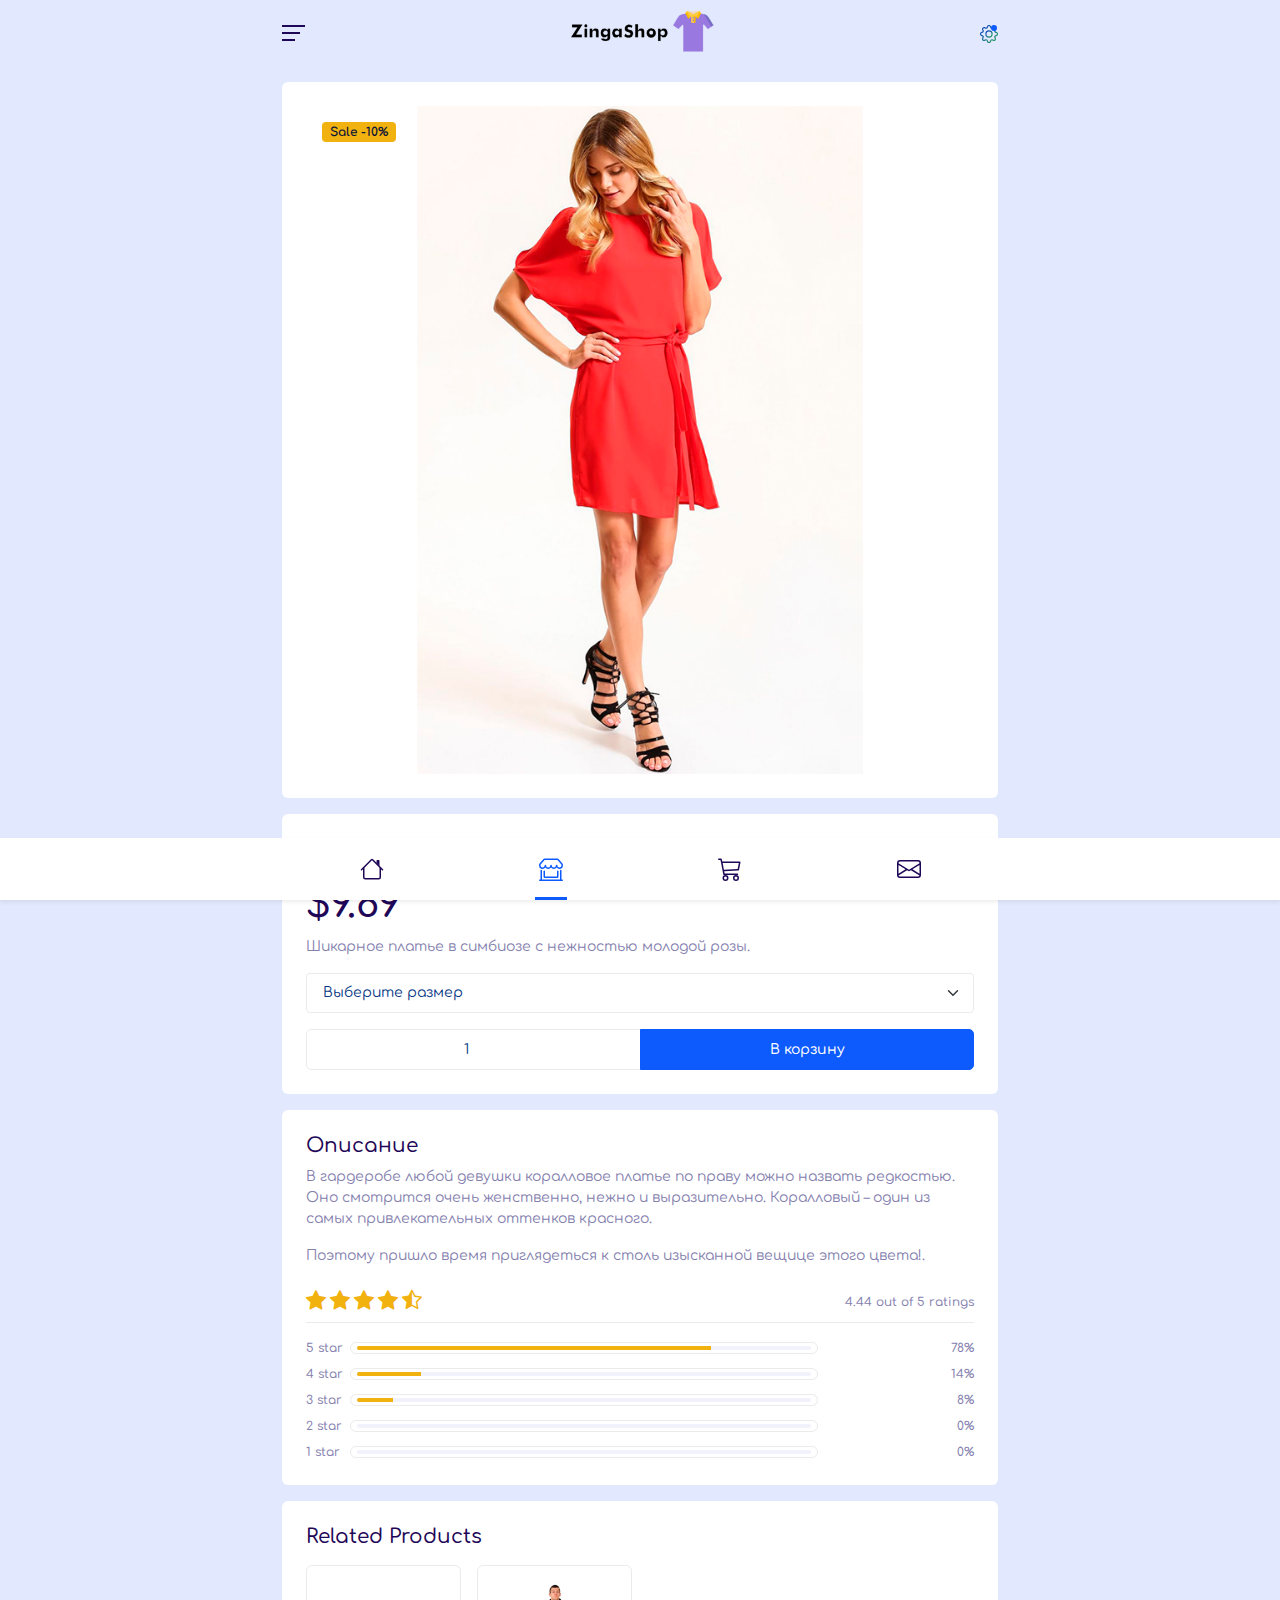
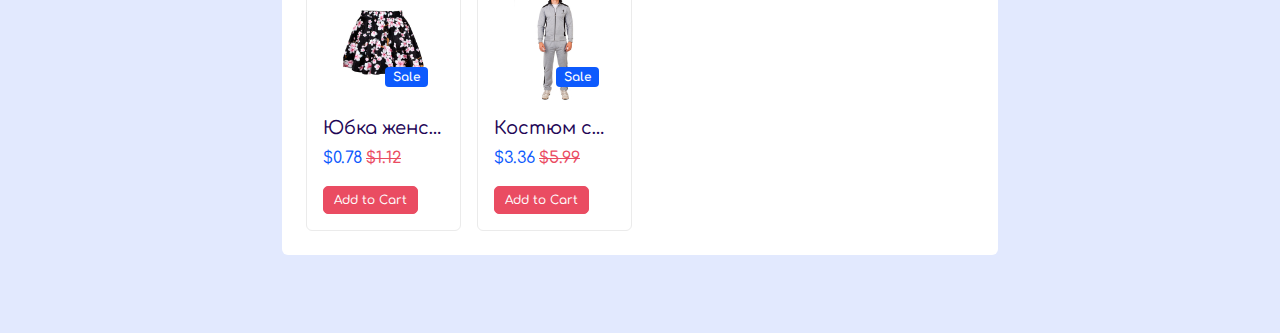
<file: shop-details.html>
<!doctype html>
<html id="previewPage" lang="en">
<head>
	<meta charset="utf-8">
	<meta name="viewport" content="width=device-width, initial-scale=1">
	<meta name="description" content="Affan - PWA Mobile HTML Template">
	<meta http-equiv="X-UA-Compatible" content="IE=edge">
	<meta name="theme-color" content="#0134d4">
	<meta name="apple-mobile-web-app-capable" content="yes">
	<meta name="apple-mobile-web-app-status-bar-style" content="black">
	<!-- The above 4 meta tags *must* come first in the head; any other head content must come *after* these tags -->
	<!-- Title -->
	<title>Affan - PWA Mobile HTML Template</title>
	<!-- Fonts -->
	<link rel="preconnect" href="https://fonts.gstatic.com">
	<link href="https://fonts.googleapis.com/css2?family=Poppins:ital,wght@0,100;0,200;0,300;0,400;0,500;0,600;0,700;0,800;0,900;1,100;1,200;1,300;1,400;1,500;1,600;1,700;1,800;1,900&amp;display=swap"
	      rel="stylesheet">
	<link href="https://fonts.googleapis.com/css2?family=Comfortaa:wght@300;400;700&display=swap" rel="stylesheet">

	<!-- Favicon -->
	<link rel="icon" href="img/core-img/favicon.ico">
	<link rel="apple-touch-icon" href="img/icons/icon-96x96.png">
	<link rel="apple-touch-icon" sizes="152x152" href="img/icons/icon-152x152.png">
	<link rel="apple-touch-icon" sizes="167x167" href="img/icons/icon-167x167.png">
	<link rel="apple-touch-icon" sizes="180x180" href="img/icons/icon-180x180.png">
	<!-- CSS Libraries -->
	<link rel="stylesheet" href="css/bootstrap.min.css">
	<link rel="stylesheet" href="css/bootstrap-icons.css">
	<link rel="stylesheet" href="css/tiny-slider.css">
	<link rel="stylesheet" href="css/baguetteBox.min.css">
	<link rel="stylesheet" href="css/rangeslider.css">
	<link rel="stylesheet" href="css/vanilla-dataTables.min.css">
	<link rel="stylesheet" href="css/apexcharts.css">
	<!-- Core Stylesheet -->
	<link rel="stylesheet" href="style.css">
	<!-- Web App Manifest -->
	<link rel="manifest" href="manifest.json">
</head>
<body>
<!-- Dark mode switching -->
<div class="dark-mode-switching">
	<div class="d-flex w-100 h-100 align-items-center justify-content-center">
		<div class="dark-mode-text text-center">
			<svg class="bi bi-moon" xmlns="http://www.w3.org/2000/svg" width="32" height="32" fill="currentColor"
			     viewBox="0 0 16 16">
				<path fill-rule="evenodd"
				      d="M14.53 10.53a7 7 0 0 1-9.058-9.058A7.003 7.003 0 0 0 8 15a7.002 7.002 0 0 0 6.53-4.47z"></path>
			</svg>
			<p class="mb-0">Switching to dark mode</p>
		</div>
		<div class="light-mode-text text-center">
			<svg class="bi bi-brightness-high" xmlns="http://www.w3.org/2000/svg" width="30" height="30"
			     fill="currentColor" viewBox="0 0 16 16">
				<path d="M8 11a3 3 0 1 1 0-6 3 3 0 0 1 0 6zm0 1a4 4 0 1 0 0-8 4 4 0 0 0 0 8zM8 0a.5.5 0 0 1 .5.5v2a.5.5 0 0 1-1 0v-2A.5.5 0 0 1 8 0zm0 13a.5.5 0 0 1 .5.5v2a.5.5 0 0 1-1 0v-2A.5.5 0 0 1 8 13zm8-5a.5.5 0 0 1-.5.5h-2a.5.5 0 0 1 0-1h2a.5.5 0 0 1 .5.5zM3 8a.5.5 0 0 1-.5.5h-2a.5.5 0 0 1 0-1h2A.5.5 0 0 1 3 8zm10.657-5.657a.5.5 0 0 1 0 .707l-1.414 1.415a.5.5 0 1 1-.707-.708l1.414-1.414a.5.5 0 0 1 .707 0zm-9.193 9.193a.5.5 0 0 1 0 .707L3.05 13.657a.5.5 0 0 1-.707-.707l1.414-1.414a.5.5 0 0 1 .707 0zm9.193 2.121a.5.5 0 0 1-.707 0l-1.414-1.414a.5.5 0 0 1 .707-.707l1.414 1.414a.5.5 0 0 1 0 .707zM4.464 4.465a.5.5 0 0 1-.707 0L2.343 3.05a.5.5 0 1 1 .707-.707l1.414 1.414a.5.5 0 0 1 0 .708z"></path>
			</svg>
			<p class="mb-0">Switching to light mode</p>
		</div>
	</div>
</div>
<!-- RTL mode switching -->
<div class="rtl-mode-switching">
	<div class="d-flex w-100 h-100 align-items-center justify-content-center">
		<div class="rtl-mode-text text-center">
			<svg class="bi bi-text-right" xmlns="http://www.w3.org/2000/svg" width="32" height="32"
			     fill="currentColor" viewBox="0 0 16 16">
				<path fill-rule="evenodd"
				      d="M6 12.5a.5.5 0 0 1 .5-.5h7a.5.5 0 0 1 0 1h-7a.5.5 0 0 1-.5-.5zm-4-3a.5.5 0 0 1 .5-.5h11a.5.5 0 0 1 0 1h-11a.5.5 0 0 1-.5-.5zm4-3a.5.5 0 0 1 .5-.5h7a.5.5 0 0 1 0 1h-7a.5.5 0 0 1-.5-.5zm-4-3a.5.5 0 0 1 .5-.5h11a.5.5 0 0 1 0 1h-11a.5.5 0 0 1-.5-.5z"></path>
			</svg>
			<p class="mb-0">Switching to RTL mode</p>
		</div>
		<div class="ltr-mode-text text-center">
			<svg class="bi bi-text-left" xmlns="http://www.w3.org/2000/svg" width="32" height="32"
			     fill="currentColor" viewBox="0 0 16 16">
				<path fill-rule="evenodd"
				      d="M2 12.5a.5.5 0 0 1 .5-.5h7a.5.5 0 0 1 0 1h-7a.5.5 0 0 1-.5-.5zm0-3a.5.5 0 0 1 .5-.5h11a.5.5 0 0 1 0 1h-11a.5.5 0 0 1-.5-.5zm0-3a.5.5 0 0 1 .5-.5h7a.5.5 0 0 1 0 1h-7a.5.5 0 0 1-.5-.5zm0-3a.5.5 0 0 1 .5-.5h11a.5.5 0 0 1 0 1h-11a.5.5 0 0 1-.5-.5z"></path>
			</svg>
			<p class="mb-0">Switching to default mode</p>
		</div>
	</div>
</div>
<!-- Setting Popup Overlay -->
<div id="setting-popup-overlay"></div>
<!-- Setting Popup Card -->
<div class="card setting-popup-card shadow-lg" id="settingCard">
	<div class="card-body">
		<div class="container">
			<div class="setting-heading d-flex align-items-center justify-content-between mb-3">
				<p class="mb-0">Settings</p>
				<div class="btn-close" id="settingCardClose"></div>
			</div>
			<div class="single-setting-panel">
				<div class="form-check form-switch mb-2">
					<input class="form-check-input" type="checkbox" id="availabilityStatus" checked>
					<label class="form-check-label" for="availabilityStatus">Availability status</label>
				</div>
			</div>
			<div class="single-setting-panel">
				<div class="form-check form-switch mb-2">
					<input class="form-check-input" type="checkbox" id="sendMeNotifications" checked>
					<label class="form-check-label" for="sendMeNotifications">Send me notifications</label>
				</div>
			</div>
			<div class="single-setting-panel">
				<div class="form-check form-switch mb-2">
					<input class="form-check-input" type="checkbox" id="darkSwitch1">
					<label class="form-check-label" for="darkSwitch">Dark mode</label>
				</div>
			</div>
			<div class="single-setting-panel">
				<div class="form-check form-switch">
					<input class="form-check-input" type="checkbox" id="rtlSwitch">
					<label class="form-check-label" for="rtlSwitch">RTL mode</label>
				</div>
			</div>
		</div>
	</div>
</div>
<div class="offcanvas offcanvas-start" id="affanOffcanvas" data-bs-scroll="true" tabindex="-1"
     aria-labelledby="affanOffcanvsLabel" style="visibility: hidden;" aria-hidden="true">
	<button class="btn-close btn-close-white text-reset" type="button" data-bs-dismiss="offcanvas"
	        aria-label="Close"></button>
	<div class="offcanvas-body p-0">
		<!-- Side Nav Wrapper -->
		<div class="sidenav-wrapper">
			<!-- Sidenav Profile -->
			<div class="sidenav-profile bg-gradient">
				<div class="sidenav-style1"></div>
				<!-- User Thumbnail -->
				<div class="user-profile"><img src="img/team1.png" alt=""></div>
				<!-- User Info -->
				<div class="user-info">
					<h6 class="user-name mb-0">Пользователь</h6><span>Описание пользователя</span>
				</div>
			</div>
			<!-- Sidenav Nav -->
			<ul class="sidenav-nav ps-0">
				<li><a href="index.html"><i class="bi bi-house-door"></i>Home</a></li>
				<li><a href="our-team.html"><i class="bi bi-people"></i>Our Team</a></li>
				<li><a href="coming-soon.html"><i class="bi bi-clock"></i>Comming Soon</a></li>
				<li><a href="shop.html" class="nav-url"><i class="bi bi-cart-check"></i>Shop</a></li>
				<ul>
					<li><a href="shop.html">Shop List</a></li>
					<li><a href="shop-details.html">Shop Details</a></li>
					<li><a href="cart.html">Cart</a></li>
					<li><a href="invoive.html">Checkout</a></li>
				</ul>
				</li>
				<li>
					<div class="night-mode-nav"><i class="bi bi-moon"></i>Night Mode
						<div class="form-check form-switch">
							<input class="form-check-input form-check-success" id="darkSwitch" type="checkbox">
						</div>
					</div>
				</li>
				<li><a href="#"><i class="bi bi-box-arrow-right"></i>Logout</a></li>
			</ul>
			<!-- Social Info -->
			<div class="social-info-wrap"><a href="#"><i class="bi bi-facebook"></i></a><a href="#"><i
					class="bi bi-twitter"></i></a><a href="#"><i class="bi bi-linkedin"></i></a></div>
			<!-- Copyright Info -->
			<div class="copyright-info">
				<p>2022 © Made by<a href="#">ZingaZonga</a></p>
			</div>
		</div>
	</div>
</div>
<header>
	<div class="mt-2 mb-2 container">
		<nav>
			<div class="header-content position-relative d-flex align-items-center justify-content-between">
				<!-- Navbar Toggler -->
				<div class="navbar--toggler" id="affanNavbarToggler" data-bs-toggle="offcanvas"
				     data-bs-target="#affanOffcanvas" aria-controls="affanOffcanvas"><span class="d-block"></span><span
						class="d-block"></span><span class="d-block"></span></div>
				<!-- Logo Wrapper -->
				<div class="logo-wrapper-"><a href="index.html"><img style="max-height: 80px;" src="img/logo.png" alt=""></a></div>
				<!-- Settings -->
				<div class="setting-wrapper">
					<div class="setting-trigger-btn" id="settingTriggerBtn">
						<svg class="bi bi-gear" width="18" height="18" viewBox="0 0 16 16" fill="url(#gradientSettings)"
						     xmlns="http://www.w3.org/2000/svg">
							<defs>
								<linearGradient id="gradientSettings" spreadMethod="pad" x1="0%" y1="0%" x2="100%"
								                y2="100%">
									<stop offset="0" style="stop-color: #0134d4; stop-opacity:1;"></stop>
									<stop offset="100%" style="stop-color: #28a745; stop-opacity:1;"></stop>
								</linearGradient>
							</defs>
							<path fill-rule="evenodd"
							      d="M8.837 1.626c-.246-.835-1.428-.835-1.674 0l-.094.319A1.873 1.873 0 0 1 4.377 3.06l-.292-.16c-.764-.415-1.6.42-1.184 1.185l.159.292a1.873 1.873 0 0 1-1.115 2.692l-.319.094c-.835.246-.835 1.428 0 1.674l.319.094a1.873 1.873 0 0 1 1.115 2.693l-.16.291c-.415.764.42 1.6 1.185 1.184l.292-.159a1.873 1.873 0 0 1 2.692 1.116l.094.318c.246.835 1.428.835 1.674 0l.094-.319a1.873 1.873 0 0 1 2.693-1.115l.291.16c.764.415 1.6-.42 1.184-1.185l-.159-.291a1.873 1.873 0 0 1 1.116-2.693l.318-.094c.835-.246.835-1.428 0-1.674l-.319-.094a1.873 1.873 0 0 1-1.115-2.692l.16-.292c.415-.764-.42-1.6-1.185-1.184l-.291.159A1.873 1.873 0 0 1 8.93 1.945l-.094-.319zm-2.633-.283c.527-1.79 3.065-1.79 3.592 0l.094.319a.873.873 0 0 0 1.255.52l.292-.16c1.64-.892 3.434.901 2.54 2.541l-.159.292a.873.873 0 0 0 .52 1.255l.319.094c1.79.527 1.79 3.065 0 3.592l-.319.094a.873.873 0 0 0-.52 1.255l.16.292c.893 1.64-.902 3.434-2.541 2.54l-.292-.159a.873.873 0 0 0-1.255.52l-.094.319c-.527 1.79-3.065 1.79-3.592 0l-.094-.319a.873.873 0 0 0-1.255-.52l-.292.16c-1.64.893-3.433-.902-2.54-2.541l.159-.292a.873.873 0 0 0-.52-1.255l-.319-.094c-1.79-.527-1.79-3.065 0-3.592l.319-.094a.873.873 0 0 0 .52-1.255l-.16-.292c-.892-1.64.902-3.433 2.541-2.54l.292.159a.873.873 0 0 0 1.255-.52l.094-.319z"></path>
							<path fill-rule="evenodd"
							      d="M8 5.754a2.246 2.246 0 1 0 0 4.492 2.246 2.246 0 0 0 0-4.492zM4.754 8a3.246 3.246 0 1 1 6.492 0 3.246 3.246 0 0 1-6.492 0z"></path>
						</svg>
						<span></span>
					</div>
				</div>
			</div>
		</nav>
	</div>
</header>
<main>
	<div class="page-content-wrapper mt-0 py-3">
		<div class="container">
			<div class="card product-details-card mb-3">                   <span class="badge bg-warning text-dark position-absolute product-badge">Sale -10%</span>
				<div class="card-body">
					<div class="product-gallery-wrapper">
						<div class="tns-outer" id="tns1-ow"><div class="tns-liveregion tns-visually-hidden" aria-live="polite" aria-atomic="true">slide <span class="current">3</span>  of 3</div><div id="tns1-mw" class="tns-ovh"><div class="tns-inner" id="tns1-iw"><div class="product-gallery  tns-slider tns-carousel tns-subpixel tns-calc tns-horizontal" id="tns1" style="transform: translate3d(-40%, 0px, 0px);"><a href="img/item-details1.png" class="tns-item" id="tns1-item0" aria-hidden="true" tabindex="-1"><img class="rounded" src="img/item-details1.png" alt=""></a><a href="img/item-details2.png" class="tns-item tns-slide-active" id="tns1-item1"><img class="rounded" src="img/item-details2.png" alt=""></a></div></div></div></div>
					</div>
				</div>
			</div>
			<div class="card product-details-card mb-3 direction-rtl">
				<div class="card-body">
					<h3>Платье Женское Кораловое</h3>
					<h1>$9.89</h1>
					<p>Шикарное платье в симбиозе с нежностью молодой розы.</p>
					<form action="#">
						<select class="form-select mb-3" id="chooseSize" name="chooseSize" aria-label="Default select example">
							<option value="1" selected="">Выберите размер</option>
							<option value="2">S</option>
							<option value="3">M</option>
							<option value="3">L</option>
						</select>
						<div class="input-group">
							<input class="input-group-text form-control" type="number" value="1">
							<button class="btn btn-primary w-50" type="submit">В корзину</button>
						</div>
					</form>
				</div>
			</div>
			<div class="card product-details-card mb-3 direction-rtl">
				<div class="card-body">
					<h5>Описание</h5>
					<p>В гардеробе любой девушки коралловое платье по праву можно назвать редкостью. Оно смотрится очень женственно, нежно и выразительно. Коралловый – один из самых привлекательных оттенков красного.</p>
					<p class="mb-0">Поэтому пришло время приглядеться к столь изысканной вещице этого цвета!.</p>
					<div class="rating-card-two mt-4">
						<!-- Rating result -->
						<div class="d-flex align-items-center justify-content-between mb-3 border-bottom pb-2">
							<div class="rating"><a href="#"><i class="bi bi-star-fill"></i></a><a href="#"><i class="bi bi-star-fill"></i></a><a href="#"><i class="bi bi-star-fill"></i></a><a href="#"><i class="bi bi-star-fill"></i></a><a href="#"><i class="bi bi-star-half"></i></a></div><span>4.44 out of 5 ratings</span>
						</div>
						<!-- Rating Details -->
						<div class="rating-detail">
							<!-- Single Rating Details -->
							<div class="d-flex align-items-center mt-2"><span>5 star</span>
								<div class="progress-bar-wrapper">
									<div class="progress">
										<div class="progress-bar bg-warning" style="width: 78%;" role="progressbar" aria-valuenow="78" aria-valuemin="0" aria-valuemax="100"></div>
									</div>
								</div><span>78%</span>
							</div>
							<!-- Single Rating Details -->
							<div class="d-flex align-items-center mt-2"><span>4 star</span>
								<div class="progress-bar-wrapper">
									<div class="progress">
										<div class="progress-bar bg-warning" style="width: 14%;" role="progressbar" aria-valuenow="14" aria-valuemin="0" aria-valuemax="100"></div>
									</div>
								</div><span>14%</span>
							</div>
							<!-- Single Rating Details -->
							<div class="d-flex align-items-center mt-2"><span>3 star</span>
								<div class="progress-bar-wrapper">
									<div class="progress">
										<div class="progress-bar bg-warning" style="width: 8%;" role="progressbar" aria-valuenow="8" aria-valuemin="0" aria-valuemax="100"></div>
									</div>
								</div><span>8%</span>
							</div>
							<!-- Single Rating Details -->
							<div class="d-flex align-items-center mt-2"><span>2 star</span>
								<div class="progress-bar-wrapper">
									<div class="progress">
										<div class="progress-bar bg-warning" style="width: 0%;" role="progressbar" aria-valuenow="0" aria-valuemin="0" aria-valuemax="100"></div>
									</div>
								</div><span>0%</span>
							</div>
							<!-- Single Rating Details -->
							<div class="d-flex align-items-center mt-2"><span>1 star</span>
								<div class="progress-bar-wrapper">
									<div class="progress">
										<div class="progress-bar bg-warning" style="width: 0%;" role="progressbar" aria-valuenow="0" aria-valuemin="0" aria-valuemax="100"></div>
									</div>
								</div><span>0%</span>
							</div>
						</div>
					</div>
				</div>
			</div>
			<div class="card related-product-card direction-rtl">
				<div class="card-body">
					<h5 class="mb-3">Related Products</h5>
					<div class="row g-3">
						<!-- Single Top Product Card -->
						<div class="col-6 col-sm-4 col-lg-3">
							<div class="card single-product-card border">
								<div class="card-body p-3">
									<!-- Product Thumbnail --><a class="product-thumbnail d-block" href="shop-details.html"><img src="img/shop-item5.png" alt="">
									<!-- Badge --><span class="badge bg-primary">Sale</span></a>
									<!-- Product Title --><a class="product-title d-block text-truncate" href="shop-details.html">Юбка женская</a>
									<!-- Product Price -->
									<p class="sale-price">$0.78<span>$1.12</span></p><a class="btn btn-danger btn-sm" href="#">Add to Cart</a>
								</div>
							</div>
						</div>
						<!-- Single Top Product Card -->
						<div class="col-6 col-sm-4 col-lg-3">
							<div class="card single-product-card border">
								<div class="card-body p-3">
									<!-- Product Thumbnail --><a class="product-thumbnail d-block" href="shop-details.html"><img src="img/shop-item2.png" alt="">
									<!-- Badge --><span class="badge bg-primary">Sale</span></a>
									<!-- Product Title --><a class="product-title d-block text-truncate" href="shop-details.html">Костюм спортивный мужской</a>
									<!-- Product Price -->
									<p class="sale-price">$3.36<span>$5.99</span></p><a class="btn btn-danger btn-sm" href="#">Add to Cart</a>
								</div>
							</div>
						</div>
					</div>
				</div>
			</div>
		</div>
	</div>
</main>
<footer>
	<div class="footer-nav  position-fixed bottom-0 footer-style-five shadow-sm" style="z-index: 99;">
		<div class="container h-100">
			<ul class="h-100 d-flex ps-0">
				<li><a href="index.html">
					<svg class="bi bi-house" width="24" height="24" viewBox="0 0 16 16" fill="currentColor"
					     xmlns="http://www.w3.org/2000/svg">
						<path fill-rule="evenodd"
						      d="M2 13.5V7h1v6.5a.5.5 0 0 0 .5.5h9a.5.5 0 0 0 .5-.5V7h1v6.5a1.5 1.5 0 0 1-1.5 1.5h-9A1.5 1.5 0 0 1 2 13.5zm11-11V6l-2-2V2.5a.5.5 0 0 1 .5-.5h1a.5.5 0 0 1 .5.5z"></path>
						<path fill-rule="evenodd"
						      d="M7.293 1.5a1 1 0 0 1 1.414 0l6.647 6.646a.5.5 0 0 1-.708.708L8 2.207 1.354 8.854a.5.5 0 1 1-.708-.708L7.293 1.5z"></path>
					</svg>
				</a></li>
				<li class="active"><a href="shop.html">
					<svg xmlns="http://www.w3.org/2000/svg" width="24" height="24" fill="currentColor" class="bi bi-shop-window" viewBox="0 0 16 16">
						<path d="M2.97 1.35A1 1 0 0 1 3.73 1h8.54a1 1 0 0 1 .76.35l2.609 3.044A1.5 1.5 0 0 1 16 5.37v.255a2.375 2.375 0 0 1-4.25 1.458A2.371 2.371 0 0 1 9.875 8 2.37 2.37 0 0 1 8 7.083 2.37 2.37 0 0 1 6.125 8a2.37 2.37 0 0 1-1.875-.917A2.375 2.375 0 0 1 0 5.625V5.37a1.5 1.5 0 0 1 .361-.976l2.61-3.045zm1.78 4.275a1.375 1.375 0 0 0 2.75 0 .5.5 0 0 1 1 0 1.375 1.375 0 0 0 2.75 0 .5.5 0 0 1 1 0 1.375 1.375 0 1 0 2.75 0V5.37a.5.5 0 0 0-.12-.325L12.27 2H3.73L1.12 5.045A.5.5 0 0 0 1 5.37v.255a1.375 1.375 0 0 0 2.75 0 .5.5 0 0 1 1 0zM1.5 8.5A.5.5 0 0 1 2 9v6h12V9a.5.5 0 0 1 1 0v6h.5a.5.5 0 0 1 0 1H.5a.5.5 0 0 1 0-1H1V9a.5.5 0 0 1 .5-.5zm2 .5a.5.5 0 0 1 .5.5V13h8V9.5a.5.5 0 0 1 1 0V13a1 1 0 0 1-1 1H4a1 1 0 0 1-1-1V9.5a.5.5 0 0 1 .5-.5z"/>
					</svg>
				</a></li>
				<li><a href="cart.html">
					<svg xmlns="http://www.w3.org/2000/svg" width="24" height="24" fill="currentColor" class="bi bi-cart3" viewBox="0 0 16 16">
						<path d="M0 1.5A.5.5 0 0 1 .5 1H2a.5.5 0 0 1 .485.379L2.89 3H14.5a.5.5 0 0 1 .49.598l-1 5a.5.5 0 0 1-.465.401l-9.397.472L4.415 11H13a.5.5 0 0 1 0 1H4a.5.5 0 0 1-.491-.408L2.01 3.607 1.61 2H.5a.5.5 0 0 1-.5-.5zM3.102 4l.84 4.479 9.144-.459L13.89 4H3.102zM5 12a2 2 0 1 0 0 4 2 2 0 0 0 0-4zm7 0a2 2 0 1 0 0 4 2 2 0 0 0 0-4zm-7 1a1 1 0 1 1 0 2 1 1 0 0 1 0-2zm7 0a1 1 0 1 1 0 2 1 1 0 0 1 0-2z"/>
					</svg>
				</a></li>
				<li><a href="contact.html">
					<svg xmlns="http://www.w3.org/2000/svg" width="24" height="24" fill="currentColor" class="bi bi-envelope" viewBox="0 0 16 16">
						<path d="M0 4a2 2 0 0 1 2-2h12a2 2 0 0 1 2 2v8a2 2 0 0 1-2 2H2a2 2 0 0 1-2-2V4Zm2-1a1 1 0 0 0-1 1v.217l7 4.2 7-4.2V4a1 1 0 0 0-1-1H2Zm13 2.383-4.708 2.825L15 11.105V5.383Zm-.034 6.876-5.64-3.471L8 9.583l-1.326-.795-5.64 3.47A1 1 0 0 0 2 13h12a1 1 0 0 0 .966-.741ZM1 11.105l4.708-2.897L1 5.383v5.722Z"/>
					</svg>
				</a></li>
			</ul>

		</div>
	</div>
</footer>
<script src="js/bootstrap.bundle.min.js"></script>
<script src="js/slideToggle.min.js"></script>
<script src="js/internet-status.js"></script>
<script src="js/tiny-slider.js"></script>
<script src="js/baguetteBox.min.js"></script>
<script src="js/countdown.js"></script>
<script src="js/rangeslider.min.js"></script>
<script src="js/vanilla-dataTables.min.js"></script>
<script src="js/index.js"></script>
<script src="js/magic-grid.min.js"></script>
<script src="js/dark-rtl.js"></script>
<script src="js/active.js"></script>
<!-- PWA -->
<script src="js/pwa.js"></script>
</body>
</html>
</file>
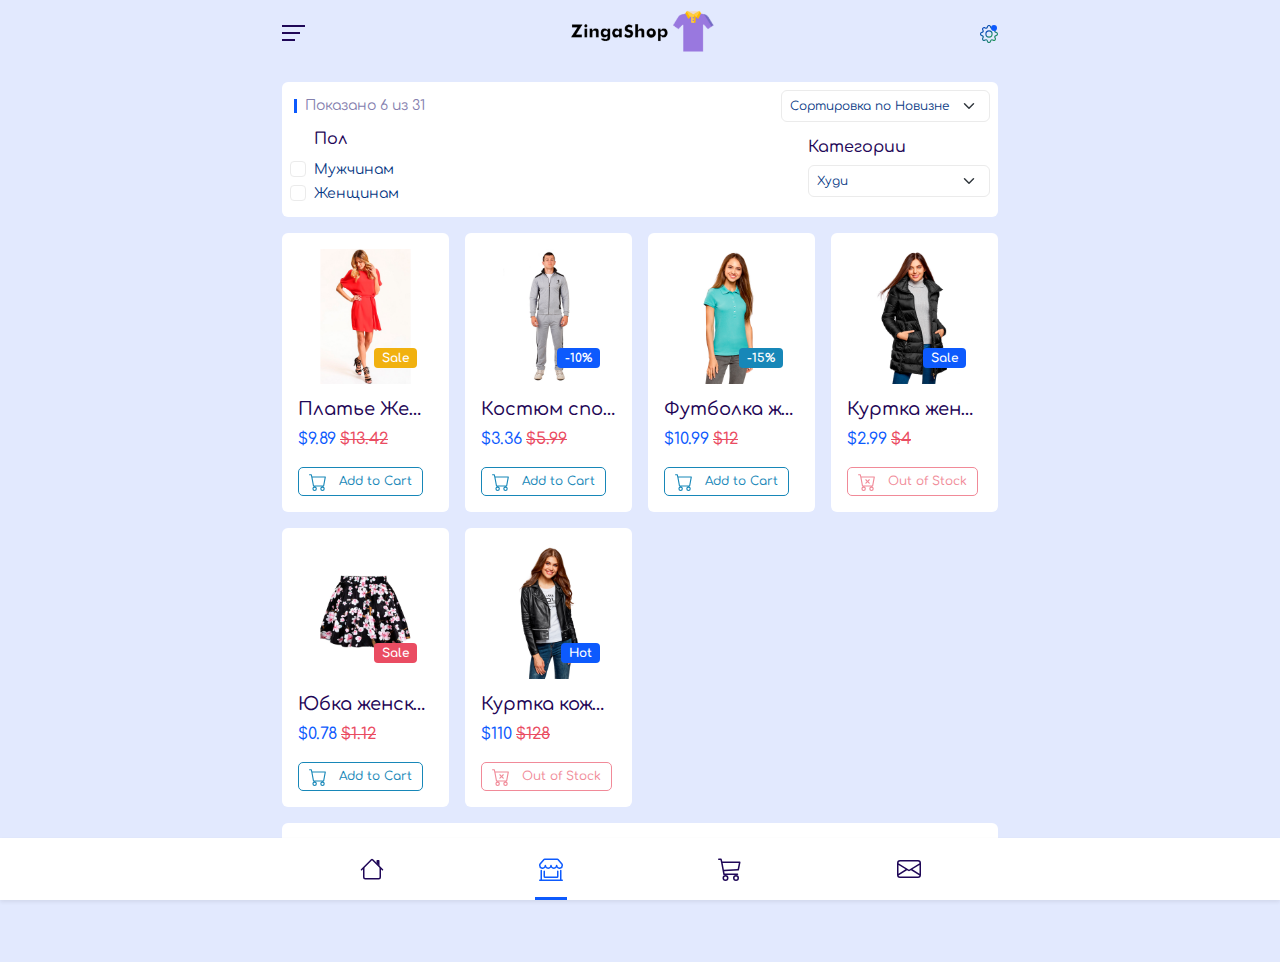
<file: shop.html>
<!doctype html>
<html id="previewPage" lang="en">
<head>
	<meta charset="utf-8">
	<meta name="viewport" content="width=device-width, initial-scale=1">
	<meta name="description" content="Affan - PWA Mobile HTML Template">
	<meta http-equiv="X-UA-Compatible" content="IE=edge">
	<meta name="theme-color" content="#0134d4">
	<meta name="apple-mobile-web-app-capable" content="yes">
	<meta name="apple-mobile-web-app-status-bar-style" content="black">
	<!-- The above 4 meta tags *must* come first in the head; any other head content must come *after* these tags -->
	<!-- Title -->
	<title>Affan - PWA Mobile HTML Template</title>
	<!-- Fonts -->
	<link rel="preconnect" href="https://fonts.gstatic.com">
	<link href="https://fonts.googleapis.com/css2?family=Poppins:ital,wght@0,100;0,200;0,300;0,400;0,500;0,600;0,700;0,800;0,900;1,100;1,200;1,300;1,400;1,500;1,600;1,700;1,800;1,900&amp;display=swap"
	      rel="stylesheet">
	<link href="https://fonts.googleapis.com/css2?family=Comfortaa:wght@300;400;700&display=swap" rel="stylesheet">

	<!-- Favicon -->
	<link rel="icon" href="img/core-img/favicon.ico">
	<link rel="apple-touch-icon" href="img/icons/icon-96x96.png">
	<link rel="apple-touch-icon" sizes="152x152" href="img/icons/icon-152x152.png">
	<link rel="apple-touch-icon" sizes="167x167" href="img/icons/icon-167x167.png">
	<link rel="apple-touch-icon" sizes="180x180" href="img/icons/icon-180x180.png">
	<!-- CSS Libraries -->
	<link rel="stylesheet" href="css/bootstrap.min.css">
	<link rel="stylesheet" href="css/bootstrap-icons.css">
	<link rel="stylesheet" href="css/tiny-slider.css">
	<link rel="stylesheet" href="css/baguetteBox.min.css">
	<link rel="stylesheet" href="css/rangeslider.css">
	<link rel="stylesheet" href="css/vanilla-dataTables.min.css">
	<link rel="stylesheet" href="css/apexcharts.css">
	<!-- Core Stylesheet -->
	<link rel="stylesheet" href="style.css">
	<!-- Web App Manifest -->
	<link rel="manifest" href="manifest.json">

</head>
<body>
<!-- Dark mode switching -->
<div class="dark-mode-switching">
	<div class="d-flex w-100 h-100 align-items-center justify-content-center">
		<div class="dark-mode-text text-center">
			<svg class="bi bi-moon" xmlns="http://www.w3.org/2000/svg" width="32" height="32" fill="currentColor"
			     viewBox="0 0 16 16">
				<path fill-rule="evenodd"
				      d="M14.53 10.53a7 7 0 0 1-9.058-9.058A7.003 7.003 0 0 0 8 15a7.002 7.002 0 0 0 6.53-4.47z"></path>
			</svg>
			<p class="mb-0">Switching to dark mode</p>
		</div>
		<div class="light-mode-text text-center">
			<svg class="bi bi-brightness-high" xmlns="http://www.w3.org/2000/svg" width="30" height="30"
			     fill="currentColor" viewBox="0 0 16 16">
				<path d="M8 11a3 3 0 1 1 0-6 3 3 0 0 1 0 6zm0 1a4 4 0 1 0 0-8 4 4 0 0 0 0 8zM8 0a.5.5 0 0 1 .5.5v2a.5.5 0 0 1-1 0v-2A.5.5 0 0 1 8 0zm0 13a.5.5 0 0 1 .5.5v2a.5.5 0 0 1-1 0v-2A.5.5 0 0 1 8 13zm8-5a.5.5 0 0 1-.5.5h-2a.5.5 0 0 1 0-1h2a.5.5 0 0 1 .5.5zM3 8a.5.5 0 0 1-.5.5h-2a.5.5 0 0 1 0-1h2A.5.5 0 0 1 3 8zm10.657-5.657a.5.5 0 0 1 0 .707l-1.414 1.415a.5.5 0 1 1-.707-.708l1.414-1.414a.5.5 0 0 1 .707 0zm-9.193 9.193a.5.5 0 0 1 0 .707L3.05 13.657a.5.5 0 0 1-.707-.707l1.414-1.414a.5.5 0 0 1 .707 0zm9.193 2.121a.5.5 0 0 1-.707 0l-1.414-1.414a.5.5 0 0 1 .707-.707l1.414 1.414a.5.5 0 0 1 0 .707zM4.464 4.465a.5.5 0 0 1-.707 0L2.343 3.05a.5.5 0 1 1 .707-.707l1.414 1.414a.5.5 0 0 1 0 .708z"></path>
			</svg>
			<p class="mb-0">Switching to light mode</p>
		</div>
	</div>
</div>
<!-- RTL mode switching -->
<div class="rtl-mode-switching">
	<div class="d-flex w-100 h-100 align-items-center justify-content-center">
		<div class="rtl-mode-text text-center">
			<svg class="bi bi-text-right" xmlns="http://www.w3.org/2000/svg" width="32" height="32"
			     fill="currentColor" viewBox="0 0 16 16">
				<path fill-rule="evenodd"
				      d="M6 12.5a.5.5 0 0 1 .5-.5h7a.5.5 0 0 1 0 1h-7a.5.5 0 0 1-.5-.5zm-4-3a.5.5 0 0 1 .5-.5h11a.5.5 0 0 1 0 1h-11a.5.5 0 0 1-.5-.5zm4-3a.5.5 0 0 1 .5-.5h7a.5.5 0 0 1 0 1h-7a.5.5 0 0 1-.5-.5zm-4-3a.5.5 0 0 1 .5-.5h11a.5.5 0 0 1 0 1h-11a.5.5 0 0 1-.5-.5z"></path>
			</svg>
			<p class="mb-0">Switching to RTL mode</p>
		</div>
		<div class="ltr-mode-text text-center">
			<svg class="bi bi-text-left" xmlns="http://www.w3.org/2000/svg" width="32" height="32"
			     fill="currentColor" viewBox="0 0 16 16">
				<path fill-rule="evenodd"
				      d="M2 12.5a.5.5 0 0 1 .5-.5h7a.5.5 0 0 1 0 1h-7a.5.5 0 0 1-.5-.5zm0-3a.5.5 0 0 1 .5-.5h11a.5.5 0 0 1 0 1h-11a.5.5 0 0 1-.5-.5zm0-3a.5.5 0 0 1 .5-.5h7a.5.5 0 0 1 0 1h-7a.5.5 0 0 1-.5-.5zm0-3a.5.5 0 0 1 .5-.5h11a.5.5 0 0 1 0 1h-11a.5.5 0 0 1-.5-.5z"></path>
			</svg>
			<p class="mb-0">Switching to default mode</p>
		</div>
	</div>
</div>
<!-- Setting Popup Overlay -->
<div id="setting-popup-overlay"></div>
<!-- Setting Popup Card -->
<div class="card setting-popup-card shadow-lg" id="settingCard">
	<div class="card-body">
		<div class="container">
			<div class="setting-heading d-flex align-items-center justify-content-between mb-3">
				<p class="mb-0">Settings</p>
				<div class="btn-close" id="settingCardClose"></div>
			</div>
			<div class="single-setting-panel">
				<div class="form-check form-switch mb-2">
					<input class="form-check-input" type="checkbox" id="availabilityStatus" checked>
					<label class="form-check-label" for="availabilityStatus">Availability status</label>
				</div>
			</div>
			<div class="single-setting-panel">
				<div class="form-check form-switch mb-2">
					<input class="form-check-input" type="checkbox" id="sendMeNotifications" checked>
					<label class="form-check-label" for="sendMeNotifications">Send me notifications</label>
				</div>
			</div>
			<div class="single-setting-panel">
				<div class="form-check form-switch mb-2">
					<input class="form-check-input" type="checkbox" id="darkSwitch1">
					<label class="form-check-label" for="darkSwitch">Dark mode</label>
				</div>
			</div>
			<div class="single-setting-panel">
				<div class="form-check form-switch">
					<input class="form-check-input" type="checkbox" id="rtlSwitch">
					<label class="form-check-label" for="rtlSwitch">RTL mode</label>
				</div>
			</div>
		</div>
	</div>
</div>
<div class="offcanvas offcanvas-start" id="affanOffcanvas" data-bs-scroll="true" tabindex="-1"
     aria-labelledby="affanOffcanvsLabel" style="visibility: hidden;" aria-hidden="true">
	<button class="btn-close btn-close-white text-reset" type="button" data-bs-dismiss="offcanvas"
	        aria-label="Close"></button>
	<div class="offcanvas-body p-0">
		<!-- Side Nav Wrapper -->
		<div class="sidenav-wrapper">
			<!-- Sidenav Profile -->
			<div class="sidenav-profile bg-gradient">
				<div class="sidenav-style1"></div>
				<!-- User Thumbnail -->
				<div class="user-profile"><img src="img/team1.png" alt=""></div>
				<!-- User Info -->
				<div class="user-info">
					<h6 class="user-name mb-0">Пользователь</h6><span>Описание пользователя</span>
				</div>
			</div>
			<!-- Sidenav Nav -->
			<ul class="sidenav-nav ps-0">
				<li><a href="index.html"><i class="bi bi-house-door"></i>Home</a></li>
				<li><a href="our-team.html"><i class="bi bi-people"></i>Our Team</a></li>
				<li><a href="coming-soon.html"><i class="bi bi-clock"></i>Comming Soon</a></li>
				<li><a href="shop.html" class="nav-url"><i class="bi bi-cart-check"></i>Shop</a></li>
					<ul>
						<li><a href="shop.html">Shop List</a></li>
						<li><a href="shop-details.html">Shop Details</a></li>
						<li><a href="cart.html">Cart</a></li>
						<li><a href="invoive.html">Checkout</a></li>
					</ul>
				</li>
				<li>
					<div class="night-mode-nav"><i class="bi bi-moon"></i>Night Mode
						<div class="form-check form-switch">
							<input class="form-check-input form-check-success" id="darkSwitch" type="checkbox">
						</div>
					</div>
				</li>
				<li><a href="#"><i class="bi bi-box-arrow-right"></i>Logout</a></li>
			</ul>
			<!-- Social Info -->
			<div class="social-info-wrap"><a href="#"><i class="bi bi-facebook"></i></a><a href="#"><i
					class="bi bi-twitter"></i></a><a href="#"><i class="bi bi-linkedin"></i></a></div>
			<!-- Copyright Info -->
			<div class="copyright-info">
				<p>2022 © Made by<a href="#">ZingaZonga</a></p>
			</div>
		</div>
	</div>
</div>
<header>
	<div class="mt-2 mb-2 container">
		<nav>
			<div class="header-content position-relative d-flex align-items-center justify-content-between">
				<!-- Navbar Toggler -->
				<div class="navbar--toggler" id="affanNavbarToggler" data-bs-toggle="offcanvas"
				     data-bs-target="#affanOffcanvas" aria-controls="affanOffcanvas"><span class="d-block"></span><span
						class="d-block"></span><span class="d-block"></span></div>
				<!-- Logo Wrapper -->
				<div class="logo-wrapper-"><a href="index.html"><img style="max-height: 80px;" src="img/logo.png" alt=""></a></div>
				<!-- Settings -->
				<div class="setting-wrapper">
					<div class="setting-trigger-btn" id="settingTriggerBtn">
						<svg class="bi bi-gear" width="18" height="18" viewBox="0 0 16 16" fill="url(#gradientSettings)"
						     xmlns="http://www.w3.org/2000/svg">
							<defs>
								<linearGradient id="gradientSettings" spreadMethod="pad" x1="0%" y1="0%" x2="100%"
								                y2="100%">
									<stop offset="0" style="stop-color: #0134d4; stop-opacity:1;"></stop>
									<stop offset="100%" style="stop-color: #28a745; stop-opacity:1;"></stop>
								</linearGradient>
							</defs>
							<path fill-rule="evenodd"
							      d="M8.837 1.626c-.246-.835-1.428-.835-1.674 0l-.094.319A1.873 1.873 0 0 1 4.377 3.06l-.292-.16c-.764-.415-1.6.42-1.184 1.185l.159.292a1.873 1.873 0 0 1-1.115 2.692l-.319.094c-.835.246-.835 1.428 0 1.674l.319.094a1.873 1.873 0 0 1 1.115 2.693l-.16.291c-.415.764.42 1.6 1.185 1.184l.292-.159a1.873 1.873 0 0 1 2.692 1.116l.094.318c.246.835 1.428.835 1.674 0l.094-.319a1.873 1.873 0 0 1 2.693-1.115l.291.16c.764.415 1.6-.42 1.184-1.185l-.159-.291a1.873 1.873 0 0 1 1.116-2.693l.318-.094c.835-.246.835-1.428 0-1.674l-.319-.094a1.873 1.873 0 0 1-1.115-2.692l.16-.292c.415-.764-.42-1.6-1.185-1.184l-.291.159A1.873 1.873 0 0 1 8.93 1.945l-.094-.319zm-2.633-.283c.527-1.79 3.065-1.79 3.592 0l.094.319a.873.873 0 0 0 1.255.52l.292-.16c1.64-.892 3.434.901 2.54 2.541l-.159.292a.873.873 0 0 0 .52 1.255l.319.094c1.79.527 1.79 3.065 0 3.592l-.319.094a.873.873 0 0 0-.52 1.255l.16.292c.893 1.64-.902 3.434-2.541 2.54l-.292-.159a.873.873 0 0 0-1.255.52l-.094.319c-.527 1.79-3.065 1.79-3.592 0l-.094-.319a.873.873 0 0 0-1.255-.52l-.292.16c-1.64.893-3.433-.902-2.54-2.541l.159-.292a.873.873 0 0 0-.52-1.255l-.319-.094c-1.79-.527-1.79-3.065 0-3.592l.319-.094a.873.873 0 0 0 .52-1.255l-.16-.292c-.892-1.64.902-3.433 2.541-2.54l.292.159a.873.873 0 0 0 1.255-.52l.094-.319z"></path>
							<path fill-rule="evenodd"
							      d="M8 5.754a2.246 2.246 0 1 0 0 4.492 2.246 2.246 0 0 0 0-4.492zM4.754 8a3.246 3.246 0 1 1 6.492 0 3.246 3.246 0 0 1-6.492 0z"></path>
						</svg>
						<span></span>
					</div>
				</div>
			</div>
		</nav>
	</div>
</header>
<main>
	<div class="page-content-wrapper py-3 mt-0">
		<!-- Pagination -->
		<div class="shop-pagination pb-3">
			<div class="container">
				<div class="card">
					<div class="card-body p-2">
						<div class="d-flex align-items-center justify-content-between"><small class="ms-1">Показано 6 из
							31</small>
							<form action="#">
								<select class="pe-4 form-select form-select-sm" id="defaultSelectSm"
								        name="defaultSelectSm" aria-label="Default select example">
									<option value="1" selected="">Сортировка по Новизне</option>
									<option value="2">Сортировка по Старости</option>
									<option value="3">Сортировка по рейтингу</option>
									<option value="4">Сортировка по продажам</option>
								</select>
							</form>
						</div>
						<div class="form-check d-flex justify-content-between mb-1 mt-2">
							<div class="sexbox float-start">
								<h6>Пол</h6>
								<div class="male">
									<input class="form-check-input ml-5" id="sexCheckboxMale" type="checkbox" value="">
									<label class="form-check-label" for="sexCheckboxMale">Мужчинам</label>
								</div>
								<div class="female">
									<input class="form-check-input" id="sexCheckboxFemale" type="checkbox" value="">
									<label class="form-check-label" for="sexCheckboxFemale">Женщинам</label>
								</div>
							</div>
							<form action="#" class="mb-1 mt-2">
								<h6>Категории</h6>
								<select class="pe-4 form-select form-select-sm float-end" id="defaultSelectSm1" name="defaultSelectSm1" aria-label="Default select example">
									<option value="1" selected="">Худи</option>
									<option value="2">Куртки</option>
									<option value="3">Спортивные кастюмы</option>
									<option value="4">Футболки</option>
								</select>
							</form>
						</div>
					</div>
				</div>
			</div>
		</div>
		<!-- Top Products -->
		<div class="top-products-area">
			<div class="container">
				<div class="row g-3">
					<!-- Single Top Product Card -->
					<div class="col-6 col-sm-4 col-lg-3">
						<div class="card single-product-card">
							<div class="card-body p-3">
								<!-- Product Thumbnail --><a class="product-thumbnail d-block"
								                             href="shop-details.html"><img src="img/shop-item1.png"
								                                                                alt="">
								<!-- Badge --><span class="badge bg-warning">Sale</span></a>
								<!-- Product Title --><a class="product-title d-block text-truncate"
								                         href="shop-details.html">Платье Женское Кораловое</a>
								<!-- Product Price -->
								<p class="sale-price">$9.89<span>$13.42</span></p><a class="btn btn-outline-info btn-sm"
								                                                     href="#">
								<svg class="bi bi-cart me-2" xmlns="http://www.w3.org/2000/svg" width="18" height="18"
								     fill="currentColor" viewBox="0 0 16 16">
									<path d="M0 1.5A.5.5 0 0 1 .5 1H2a.5.5 0 0 1 .485.379L2.89 3H14.5a.5.5 0 0 1 .491.592l-1.5 8A.5.5 0 0 1 13 12H4a.5.5 0 0 1-.491-.408L2.01 3.607 1.61 2H.5a.5.5 0 0 1-.5-.5zM3.102 4l1.313 7h8.17l1.313-7H3.102zM5 12a2 2 0 1 0 0 4 2 2 0 0 0 0-4zm7 0a2 2 0 1 0 0 4 2 2 0 0 0 0-4zm-7 1a1 1 0 1 1 0 2 1 1 0 0 1 0-2zm7 0a1 1 0 1 1 0 2 1 1 0 0 1 0-2z"></path>
								</svg>
								Add to Cart</a>
							</div>
						</div>
					</div>
					<!-- Single Top Product Card -->
					<div class="col-6 col-sm-4 col-lg-3">
						<div class="card single-product-card">
							<div class="card-body p-3">
								<!-- Product Thumbnail --><a class="product-thumbnail d-block"
								                             href="shop-details.html"><img src="img/shop-item2.png"
								                                                                alt="">
								<!-- Badge --><span class="badge bg-primary">-10%</span></a>
								<!-- Product Title --><a class="product-title d-block text-truncate"
								                         href="shop-details.html">Костюм спортивный мужской</a>
								<!-- Product Price -->
								<p class="sale-price">$3.36<span>$5.99</span></p><a class="btn btn-outline-info btn-sm"
								                                                    href="#">
								<svg class="bi bi-cart me-2" xmlns="http://www.w3.org/2000/svg" width="18" height="18"
								     fill="currentColor" viewBox="0 0 16 16">
									<path d="M0 1.5A.5.5 0 0 1 .5 1H2a.5.5 0 0 1 .485.379L2.89 3H14.5a.5.5 0 0 1 .491.592l-1.5 8A.5.5 0 0 1 13 12H4a.5.5 0 0 1-.491-.408L2.01 3.607 1.61 2H.5a.5.5 0 0 1-.5-.5zM3.102 4l1.313 7h8.17l1.313-7H3.102zM5 12a2 2 0 1 0 0 4 2 2 0 0 0 0-4zm7 0a2 2 0 1 0 0 4 2 2 0 0 0 0-4zm-7 1a1 1 0 1 1 0 2 1 1 0 0 1 0-2zm7 0a1 1 0 1 1 0 2 1 1 0 0 1 0-2z"></path>
								</svg>
								Add to Cart</a>
							</div>
						</div>
					</div>
					<!-- Single Top Product Card-->
					<div class="col-6 col-sm-4 col-lg-3">
						<div class="card single-product-card">
							<div class="card-body p-3">
								<!-- Product Thumbnail --><a class="product-thumbnail d-block"
								                             href="shop-details.html"><img src="img/shop-item3.png"
								                                                                alt="">
								<!-- Badge --><span class="badge bg-info">-15%</span></a>
								<!-- Product Title --><a class="product-title d-block text-truncate"
								                         href="shop-details.html">Футболка женская</a>
								<!-- Product Price -->
								<p class="sale-price">$10.99<span>$12</span></p><a class="btn btn-outline-info btn-sm"
								                                                   href="#">
								<svg class="bi bi-cart me-2" xmlns="http://www.w3.org/2000/svg" width="18" height="18"
								     fill="currentColor" viewBox="0 0 16 16">
									<path d="M0 1.5A.5.5 0 0 1 .5 1H2a.5.5 0 0 1 .485.379L2.89 3H14.5a.5.5 0 0 1 .491.592l-1.5 8A.5.5 0 0 1 13 12H4a.5.5 0 0 1-.491-.408L2.01 3.607 1.61 2H.5a.5.5 0 0 1-.5-.5zM3.102 4l1.313 7h8.17l1.313-7H3.102zM5 12a2 2 0 1 0 0 4 2 2 0 0 0 0-4zm7 0a2 2 0 1 0 0 4 2 2 0 0 0 0-4zm-7 1a1 1 0 1 1 0 2 1 1 0 0 1 0-2zm7 0a1 1 0 1 1 0 2 1 1 0 0 1 0-2z"></path>
								</svg>
								Add to Cart</a>
							</div>
						</div>
					</div>
					<!-- Single Top Product Card-->
					<div class="col-6 col-sm-4 col-lg-3">
						<div class="card single-product-card">
							<div class="card-body p-3">
								<!-- Product Thumbnail --><a class="product-thumbnail d-block"
								                             href="shop-details.html"><img src="img/shop-item4.png"
								                                                                alt="">
								<!-- Badge --><span class="badge bg-primary">Sale</span></a>
								<!-- Product Title --><a class="product-title d-block text-truncate"
								                         href="shop-details.html">Куртка женская</a>
								<!-- Product Price -->
								<p class="sale-price">$2.99<span>$4</span></p><a
									class="btn btn-outline-danger btn-sm disabled" href="#">
								<svg class="bi bi-cart-x me-2" xmlns="http://www.w3.org/2000/svg" width="18" height="18"
								     fill="currentColor" viewBox="0 0 16 16">
									<path d="M7.354 5.646a.5.5 0 1 0-.708.708L7.793 7.5 6.646 8.646a.5.5 0 1 0 .708.708L8.5 8.207l1.146 1.147a.5.5 0 0 0 .708-.708L9.207 7.5l1.147-1.146a.5.5 0 0 0-.708-.708L8.5 6.793 7.354 5.646z"></path>
									<path d="M.5 1a.5.5 0 0 0 0 1h1.11l.401 1.607 1.498 7.985A.5.5 0 0 0 4 12h1a2 2 0 1 0 0 4 2 2 0 0 0 0-4h7a2 2 0 1 0 0 4 2 2 0 0 0 0-4h1a.5.5 0 0 0 .491-.408l1.5-8A.5.5 0 0 0 14.5 3H2.89l-.405-1.621A.5.5 0 0 0 2 1H.5zm3.915 10L3.102 4h10.796l-1.313 7h-8.17zM6 14a1 1 0 1 1-2 0 1 1 0 0 1 2 0zm7 0a1 1 0 1 1-2 0 1 1 0 0 1 2 0z"></path>
								</svg>
								Out of Stock</a>
							</div>
						</div>
					</div>
					<!-- Single Top Product Card -->
					<div class="col-6 col-sm-4 col-lg-3">
						<div class="card single-product-card">
							<div class="card-body p-3">
								<!-- Product Thumbnail --><a class="product-thumbnail d-block"
								                             href="shop-details.html"><img src="img/shop-item5.png"
								                                                                alt="">
								<!-- Badge --><span class="badge bg-danger">Sale</span></a>
								<!-- Product Title --><a class="product-title d-block text-truncate"
								                         href="shop-details.html">Юбка женская</a>
								<!-- Product Price -->
								<p class="sale-price">$0.78<span>$1.12</span></p><a class="btn btn-outline-info btn-sm"
								                                                    href="#">
								<svg class="bi bi-cart me-2" xmlns="http://www.w3.org/2000/svg" width="18" height="18"
								     fill="currentColor" viewBox="0 0 16 16">
									<path d="M0 1.5A.5.5 0 0 1 .5 1H2a.5.5 0 0 1 .485.379L2.89 3H14.5a.5.5 0 0 1 .491.592l-1.5 8A.5.5 0 0 1 13 12H4a.5.5 0 0 1-.491-.408L2.01 3.607 1.61 2H.5a.5.5 0 0 1-.5-.5zM3.102 4l1.313 7h8.17l1.313-7H3.102zM5 12a2 2 0 1 0 0 4 2 2 0 0 0 0-4zm7 0a2 2 0 1 0 0 4 2 2 0 0 0 0-4zm-7 1a1 1 0 1 1 0 2 1 1 0 0 1 0-2zm7 0a1 1 0 1 1 0 2 1 1 0 0 1 0-2z"></path>
								</svg>
								Add to Cart</a>
							</div>
						</div>
					</div>
					<!-- Single Top Product Card -->
					<div class="col-6 col-sm-4 col-lg-3">
						<div class="card single-product-card">
							<div class="card-body p-3">
								<!-- Product Thumbnail --><a class="product-thumbnail d-block"
								                             href="shop-details.html"><img src="img/shop-item6.png"
								                                                                alt="">
								<!-- Badge --><span class="badge bg-primary">Hot</span></a>
								<!-- Product Title --><a class="product-title d-block text-truncate"
								                         href="shop-details.html">Куртка кожаная женская</a>
								<!-- Product Price -->
								<p class="sale-price">$110<span>$128</span></p><a
									class="btn btn-outline-danger btn-sm disabled" href="#">
								<svg class="bi bi-cart-x me-2" xmlns="http://www.w3.org/2000/svg" width="18" height="18"
								     fill="currentColor" viewBox="0 0 16 16">
									<path d="M7.354 5.646a.5.5 0 1 0-.708.708L7.793 7.5 6.646 8.646a.5.5 0 1 0 .708.708L8.5 8.207l1.146 1.147a.5.5 0 0 0 .708-.708L9.207 7.5l1.147-1.146a.5.5 0 0 0-.708-.708L8.5 6.793 7.354 5.646z"></path>
									<path d="M.5 1a.5.5 0 0 0 0 1h1.11l.401 1.607 1.498 7.985A.5.5 0 0 0 4 12h1a2 2 0 1 0 0 4 2 2 0 0 0 0-4h7a2 2 0 1 0 0 4 2 2 0 0 0 0-4h1a.5.5 0 0 0 .491-.408l1.5-8A.5.5 0 0 0 14.5 3H2.89l-.405-1.621A.5.5 0 0 0 2 1H.5zm3.915 10L3.102 4h10.796l-1.313 7h-8.17zM6 14a1 1 0 1 1-2 0 1 1 0 0 1 2 0zm7 0a1 1 0 1 1-2 0 1 1 0 0 1 2 0z"></path>
								</svg>
								Out of Stock</a>
							</div>
						</div>
					</div>
				</div>
			</div>
		</div>
		<!-- Pagination -->
		<div class="shop-pagination pt-3">
			<div class="container">
				<div class="card">
					<div class="card-body py-3">
						<nav aria-label="Page navigation example">
							<ul class="pagination pagination-two justify-content-center">
								<li class="page-item"><a class="page-link" href="#" aria-label="Previous">
									<svg class="bi bi-chevron-left" width="16" height="16" viewBox="0 0 16 16"
									     fill="currentColor" xmlns="http://www.w3.org/2000/svg">
										<path fill-rule="evenodd"
										      d="M11.354 1.646a.5.5 0 0 1 0 .708L5.707 8l5.647 5.646a.5.5 0 0 1-.708.708l-6-6a.5.5 0 0 1 0-.708l6-6a.5.5 0 0 1 .708 0z"></path>
									</svg>
								</a></li>
								<li class="page-item active"><a class="page-link" href="#">1</a></li>
								<li class="page-item"><a class="page-link" href="#">2</a></li>
								<li class="page-item"><a class="page-link" href="#">3</a></li>
								<li class="page-item"><a class="page-link" href="#">...</a></li>
								<li class="page-item"><a class="page-link" href="#">9</a></li>
								<li class="page-item"><a class="page-link" href="#" aria-label="Next">
									<svg class="bi bi-chevron-right" width="16" height="16" viewBox="0 0 16 16"
									     fill="currentColor" xmlns="http://www.w3.org/2000/svg">
										<path fill-rule="evenodd"
										      d="M4.646 1.646a.5.5 0 0 1 .708 0l6 6a.5.5 0 0 1 0 .708l-6 6a.5.5 0 0 1-.708-.708L10.293 8 4.646 2.354a.5.5 0 0 1 0-.708z"></path>
									</svg>
								</a></li>
							</ul>
						</nav>
					</div>
				</div>
			</div>
		</div>
	</div>
</main>
<footer>
	<div class="footer-nav  position-fixed bottom-0 footer-style-five shadow-sm" style="z-index: 99;">
		<div class="container h-100">
			<ul class="h-100 d-flex ps-0">
				<li><a href="index.html">
					<svg class="bi bi-house" width="24" height="24" viewBox="0 0 16 16" fill="currentColor"
					     xmlns="http://www.w3.org/2000/svg">
						<path fill-rule="evenodd"
						      d="M2 13.5V7h1v6.5a.5.5 0 0 0 .5.5h9a.5.5 0 0 0 .5-.5V7h1v6.5a1.5 1.5 0 0 1-1.5 1.5h-9A1.5 1.5 0 0 1 2 13.5zm11-11V6l-2-2V2.5a.5.5 0 0 1 .5-.5h1a.5.5 0 0 1 .5.5z"></path>
						<path fill-rule="evenodd"
						      d="M7.293 1.5a1 1 0 0 1 1.414 0l6.647 6.646a.5.5 0 0 1-.708.708L8 2.207 1.354 8.854a.5.5 0 1 1-.708-.708L7.293 1.5z"></path>
					</svg>
				</a></li>
				<li class="active"><a href="shop.html">
					<svg xmlns="http://www.w3.org/2000/svg" width="24" height="24" fill="currentColor" class="bi bi-shop-window" viewBox="0 0 16 16">
						<path d="M2.97 1.35A1 1 0 0 1 3.73 1h8.54a1 1 0 0 1 .76.35l2.609 3.044A1.5 1.5 0 0 1 16 5.37v.255a2.375 2.375 0 0 1-4.25 1.458A2.371 2.371 0 0 1 9.875 8 2.37 2.37 0 0 1 8 7.083 2.37 2.37 0 0 1 6.125 8a2.37 2.37 0 0 1-1.875-.917A2.375 2.375 0 0 1 0 5.625V5.37a1.5 1.5 0 0 1 .361-.976l2.61-3.045zm1.78 4.275a1.375 1.375 0 0 0 2.75 0 .5.5 0 0 1 1 0 1.375 1.375 0 0 0 2.75 0 .5.5 0 0 1 1 0 1.375 1.375 0 1 0 2.75 0V5.37a.5.5 0 0 0-.12-.325L12.27 2H3.73L1.12 5.045A.5.5 0 0 0 1 5.37v.255a1.375 1.375 0 0 0 2.75 0 .5.5 0 0 1 1 0zM1.5 8.5A.5.5 0 0 1 2 9v6h12V9a.5.5 0 0 1 1 0v6h.5a.5.5 0 0 1 0 1H.5a.5.5 0 0 1 0-1H1V9a.5.5 0 0 1 .5-.5zm2 .5a.5.5 0 0 1 .5.5V13h8V9.5a.5.5 0 0 1 1 0V13a1 1 0 0 1-1 1H4a1 1 0 0 1-1-1V9.5a.5.5 0 0 1 .5-.5z"/>
					</svg>
				</a></li>
				<li><a href="cart.html">
					<svg xmlns="http://www.w3.org/2000/svg" width="24" height="24" fill="currentColor" class="bi bi-cart3" viewBox="0 0 16 16">
						<path d="M0 1.5A.5.5 0 0 1 .5 1H2a.5.5 0 0 1 .485.379L2.89 3H14.5a.5.5 0 0 1 .49.598l-1 5a.5.5 0 0 1-.465.401l-9.397.472L4.415 11H13a.5.5 0 0 1 0 1H4a.5.5 0 0 1-.491-.408L2.01 3.607 1.61 2H.5a.5.5 0 0 1-.5-.5zM3.102 4l.84 4.479 9.144-.459L13.89 4H3.102zM5 12a2 2 0 1 0 0 4 2 2 0 0 0 0-4zm7 0a2 2 0 1 0 0 4 2 2 0 0 0 0-4zm-7 1a1 1 0 1 1 0 2 1 1 0 0 1 0-2zm7 0a1 1 0 1 1 0 2 1 1 0 0 1 0-2z"/>
					</svg>
				</a></li>
				<li><a href="contact.html">
					<svg xmlns="http://www.w3.org/2000/svg" width="24" height="24" fill="currentColor" class="bi bi-envelope" viewBox="0 0 16 16">
						<path d="M0 4a2 2 0 0 1 2-2h12a2 2 0 0 1 2 2v8a2 2 0 0 1-2 2H2a2 2 0 0 1-2-2V4Zm2-1a1 1 0 0 0-1 1v.217l7 4.2 7-4.2V4a1 1 0 0 0-1-1H2Zm13 2.383-4.708 2.825L15 11.105V5.383Zm-.034 6.876-5.64-3.471L8 9.583l-1.326-.795-5.64 3.47A1 1 0 0 0 2 13h12a1 1 0 0 0 .966-.741ZM1 11.105l4.708-2.897L1 5.383v5.722Z"/>
					</svg>
				</a></li>
			</ul>

		</div>
	</div>
</footer>
<script src="js/bootstrap.bundle.min.js"></script>
<script src="js/slideToggle.min.js"></script>
<script src="js/internet-status.js"></script>
<script src="js/tiny-slider.js"></script>
<script src="js/baguetteBox.min.js"></script>
<script src="js/countdown.js"></script>
<script src="js/rangeslider.min.js"></script>
<script src="js/vanilla-dataTables.min.js"></script>
<script src="js/index.js"></script>
<script src="js/magic-grid.min.js"></script>
<script src="js/dark-rtl.js"></script>
<script src="js/active.js"></script>
<!-- PWA -->
<script src="js/pwa.js"></script>
</body>
</html>
</file>
<file: css/tiny-slider.css>
.tns-outer{padding:0 !important}.tns-outer [hidden]{display:none !important}.tns-outer [aria-controls],.tns-outer [data-action]{cursor:pointer}.tns-slider{-webkit-transition:all 0s;-moz-transition:all 0s;transition:all 0s}.tns-slider>.tns-item{-webkit-box-sizing:border-box;-moz-box-sizing:border-box;box-sizing:border-box}.tns-horizontal.tns-subpixel{white-space:nowrap}.tns-horizontal.tns-subpixel>.tns-item{display:inline-block;vertical-align:top;white-space:normal}.tns-horizontal.tns-no-subpixel:after{content:'';display:table;clear:both}.tns-horizontal.tns-no-subpixel>.tns-item{float:left}.tns-horizontal.tns-carousel.tns-no-subpixel>.tns-item{margin-right:-100%}.tns-no-calc{position:relative;left:0}.tns-gallery{position:relative;left:0;min-height:1px}.tns-gallery>.tns-item{position:absolute;left:-100%;-webkit-transition:transform 0s, opacity 0s;-moz-transition:transform 0s, opacity 0s;transition:transform 0s, opacity 0s}.tns-gallery>.tns-slide-active{position:relative;left:auto !important}.tns-gallery>.tns-moving{-webkit-transition:all 0.25s;-moz-transition:all 0.25s;transition:all 0.25s}.tns-autowidth{display:inline-block}.tns-lazy-img{-webkit-transition:opacity 0.6s;-moz-transition:opacity 0.6s;transition:opacity 0.6s;opacity:0.6}.tns-lazy-img.tns-complete{opacity:1}.tns-ah{-webkit-transition:height 0s;-moz-transition:height 0s;transition:height 0s}.tns-ovh{overflow:hidden}.tns-visually-hidden{position:absolute;left:-10000em}.tns-transparent{opacity:0;visibility:hidden}.tns-fadeIn{opacity:1;filter:alpha(opacity=100);z-index:0}.tns-normal,.tns-fadeOut{opacity:0;filter:alpha(opacity=0);z-index:-1}.tns-vpfix{white-space:nowrap}.tns-vpfix>div,.tns-vpfix>li{display:inline-block}.tns-t-subp2{margin:0 auto;width:310px;position:relative;height:10px;overflow:hidden}.tns-t-ct{width:2333.3333333%;width:-webkit-calc(100% * 70 / 3);width:-moz-calc(100% * 70 / 3);width:calc(100% * 70 / 3);position:absolute;right:0}.tns-t-ct:after{content:'';display:table;clear:both}.tns-t-ct>div{width:1.4285714%;width:-webkit-calc(100% / 70);width:-moz-calc(100% / 70);width:calc(100% / 70);height:10px;float:left}

/*# sourceMappingURL=sourcemaps/tiny-slider.css.map */
</file>
<file: css/rangeslider.css>
.irs {
   position: relative;
   display: block;
   -webkit-touch-callout: none;
   -webkit-user-select: none;
   -khtml-user-select: none;
   -moz-user-select: none;
   -ms-user-select: none;
   user-select: none;
   font-size: 12px;
   font-family: Arial, sans-serif;
 }
 .irs-line {
   position: relative;
   display: block;
   overflow: hidden;
   outline: none !important;
 }
.irs-shadow {
    position: absolute;
    display: none;
    left: 0;
    width: 0;
}
.irs-bar {
    position: absolute;
    display: block;
    left: 0;
    width: 0;
}
.irs-handle {
    position: absolute;
    display: block;
    box-sizing: border-box;
    cursor: default;
    z-index: 1;
}
.irs-handle.type_last {
    z-index: 2;
}
.irs-min,
.irs-max {
    position: absolute;
    display: block;
    cursor: default;
}
.irs-min {
    left: 0;
}
.irs-max {
    right: 0;
}
.irs-from,
.irs-to,
.irs-single {
    position: absolute;
    display: block;
    top: 0;
    left: 0;
    cursor: default;
    white-space: nowrap;
}
.irs-grid {
    position: absolute;
    display: none;
    bottom: 0;
    left: 0;
    width: 100%;
    height: 20px;
}
.irs-with-grid .irs-grid {
    display: block;
}
.irs-grid-pol {
    position: absolute;
    top: 0;
    left: 0;
    width: 1px;
    height: 8px;
    background: #000;
}
.irs-grid-pol.small {
    height: 4px;
}
.irs-grid-text {
    position: absolute;
    bottom: 0;
    left: 0;
    white-space: nowrap;
    text-align: center;
    font-size: 9px;
    line-height: 9px;
    padding: 0 3px;
    color: #000;
}
.irs-disable-mask {
    position: absolute;
    display: block;
    top: 0;
    left: -1%;
    width: 102%;
    height: 100%;
    cursor: default;
    background: rgba(0, 0, 0, 0);
    z-index: 2;
}
.lt-ie9 .irs-disable-mask {
    background: #000;
    filter: alpha(opacity=0);
    cursor: not-allowed;
}
.irs-disabled {
    opacity: 0.4;
}
.irs-hidden-input {
    position: absolute !important;
    display: block !important;
    top: 0 !important;
    left: 0 !important;
    width: 0 !important;
    height: 0 !important;
    font-size: 0 !important;
    line-height: 0 !important;
    padding: 0 !important;
    margin: 0 !important;
    overflow: hidden;
    outline: none !important;
    z-index: -9999 !important;
    background: none !important;
    border-style: solid !important;
    border-color: transparent !important;
}
.irs--flat {
    height: 40px;
}
.irs--flat.irs-with-grid {
    height: 60px;
}
.irs--flat .irs-line {
    top: 25px;
    height: 12px;
    background-color: #dee5eb;
    border-radius: 4px;
}
.irs--flat .irs-bar {
    top: 25px;
    height: 12px;
    background-color: #485ed2;
}
.irs--flat .irs-bar--single {
    border-radius: 4px 0 0 4px;
}
.irs--flat .irs-shadow {
    height: 1px;
    bottom: 16px;
    background-color: #dee5eb;
}
.irs--flat .irs-handle {
    top: 22px;
    width: 16px;
    height: 18px;
    background-color: transparent;
}
.irs--flat .irs-handle > i:first-child {
    position: absolute;
    display: block;
    top: 0;
    left: 50%;
    width: 2px;
    height: 100%;
    margin-left: -1px;
    border-radius: 1px;
    background-color: #3243a9;
}
.irs--flat .irs-handle.state_hover > i:first-child,
.irs--flat .irs-handle:hover > i:first-child {
    background-color: #5783f4;
}
.irs--flat .irs-min,
.irs--flat .irs-max {
    top: 0;
    padding: 1px 3px;
    color: #5d687d;
    font-size: 10px;
    line-height: 1.333;
    text-shadow: none;
    background-color: #dee5eb;
    border-radius: 4px;
}
.irs--flat .irs-from,
.irs--flat .irs-to,
.irs--flat .irs-single {
    color: white;
    font-size: 10px;
    line-height: 1.333;
    text-shadow: none;
    padding: 1px 5px;
    background-color: #485ed2;
    border-radius: 4px;
}
.irs--flat .irs-from:before,
.irs--flat .irs-to:before,
.irs--flat .irs-single:before {
    position: absolute;
    display: block;
    content: "";
    bottom: -6px;
    left: 50%;
    width: 0;
    height: 0;
    margin-left: -3px;
    overflow: hidden;
    border: 3px solid transparent;
    border-top-color: #485ed2;
}
.irs--flat .irs-grid-pol {
    background-color: #dee5eb;
}
.irs--flat .irs-grid-text {
    color: #5d687d;
}
</file>
<file: css/apexcharts.css>
.apexcharts-canvas {
  position: relative;
  user-select: none;
  /* cannot give overflow: hidden as it will crop tooltips which overflow outside chart area */
}


/* scrollbar is not visible by default for legend, hence forcing the visibility */
.apexcharts-canvas ::-webkit-scrollbar {
  -webkit-appearance: none;
  width: 6px;
}

.apexcharts-canvas ::-webkit-scrollbar-thumb {
  border-radius: 4px;
  background-color: rgba(0, 0, 0, .5);
  box-shadow: 0 0 1px rgba(255, 255, 255, .5);
  -webkit-box-shadow: 0 0 1px rgba(255, 255, 255, .5);
}


.apexcharts-inner {
  position: relative;
}

.apexcharts-text tspan {
  font-family: inherit;
}

.legend-mouseover-inactive {
  transition: 0.15s ease all;
  opacity: 0.20;
}

.apexcharts-series-collapsed {
  opacity: 0;
}

.apexcharts-tooltip {
  border-radius: 5px;
  box-shadow: 2px 2px 6px -4px #999;
  cursor: default;
  font-size: 14px;
  left: 62px;
  opacity: 0;
  pointer-events: none;
  position: absolute;
  top: 20px;
  display: flex;
  flex-direction: column;
  overflow: hidden;
  white-space: nowrap;
  z-index: 12;
  transition: 0.15s ease all;
}

.apexcharts-tooltip.apexcharts-active {
  opacity: 1;
  transition: 0.15s ease all;
}

.apexcharts-tooltip.apexcharts-theme-light {
  border: 1px solid #e3e3e3;
  background: rgba(255, 255, 255, 0.96);
}

.apexcharts-tooltip.apexcharts-theme-dark {
  color: #fff;
  background: rgba(30, 30, 30, 0.8);
}

.apexcharts-tooltip * {
  font-family: inherit;
}


.apexcharts-tooltip-title {
  padding: 6px;
  font-size: 15px;
  margin-bottom: 4px;
}

.apexcharts-tooltip.apexcharts-theme-light .apexcharts-tooltip-title {
  background: #ECEFF1;
  border-bottom: 1px solid #ddd;
}

.apexcharts-tooltip.apexcharts-theme-dark .apexcharts-tooltip-title {
  background: rgba(0, 0, 0, 0.7);
  border-bottom: 1px solid #333;
}

.apexcharts-tooltip-text-y-value,
.apexcharts-tooltip-text-goals-value,
.apexcharts-tooltip-text-z-value {
  display: inline-block;
  font-weight: 600;
  margin-left: 5px;
}

.apexcharts-tooltip-text-y-label:empty,
.apexcharts-tooltip-text-y-value:empty,
.apexcharts-tooltip-text-goals-label:empty,
.apexcharts-tooltip-text-goals-value:empty,
.apexcharts-tooltip-text-z-value:empty {
  display: none;
}

.apexcharts-tooltip-text-y-value,
.apexcharts-tooltip-text-goals-value,
.apexcharts-tooltip-text-z-value {
  font-weight: 600;
}

.apexcharts-tooltip-text-goals-label, 
.apexcharts-tooltip-text-goals-value {
  padding: 6px 0 5px;
}

.apexcharts-tooltip-goals-group, 
.apexcharts-tooltip-text-goals-label, 
.apexcharts-tooltip-text-goals-value {
  display: flex;
}
.apexcharts-tooltip-text-goals-label:not(:empty),
.apexcharts-tooltip-text-goals-value:not(:empty) {
  margin-top: -6px;
}

.apexcharts-tooltip-marker {
  width: 12px;
  height: 12px;
  position: relative;
  top: 0px;
  margin-right: 10px;
  border-radius: 50%;
}

.apexcharts-tooltip-series-group {
  padding: 0 10px;
  display: none;
  text-align: left;
  justify-content: left;
  align-items: center;
}

.apexcharts-tooltip-series-group.apexcharts-active .apexcharts-tooltip-marker {
  opacity: 1;
}

.apexcharts-tooltip-series-group.apexcharts-active,
.apexcharts-tooltip-series-group:last-child {
  padding-bottom: 4px;
}

.apexcharts-tooltip-series-group-hidden {
  opacity: 0;
  height: 0;
  line-height: 0;
  padding: 0 !important;
}

.apexcharts-tooltip-y-group {
  padding: 6px 0 5px;
}

.apexcharts-tooltip-box, .apexcharts-custom-tooltip {
  padding: 4px 8px;
}

.apexcharts-tooltip-boxPlot {
  display: flex;
  flex-direction: column-reverse;
}

.apexcharts-tooltip-box>div {
  margin: 4px 0;
}

.apexcharts-tooltip-box span.value {
  font-weight: bold;
}

.apexcharts-tooltip-rangebar {
  padding: 5px 8px;
}

.apexcharts-tooltip-rangebar .category {
  font-weight: 600;
  color: #777;
}

.apexcharts-tooltip-rangebar .series-name {
  font-weight: bold;
  display: block;
  margin-bottom: 5px;
}

.apexcharts-xaxistooltip {
  opacity: 0;
  padding: 9px 10px;
  pointer-events: none;
  color: #373d3f;
  font-size: 13px;
  text-align: center;
  border-radius: 2px;
  position: absolute;
  z-index: 10;
  background: #ECEFF1;
  border: 1px solid #90A4AE;
  transition: 0.15s ease all;
}

.apexcharts-xaxistooltip.apexcharts-theme-dark {
  background: rgba(0, 0, 0, 0.7);
  border: 1px solid rgba(0, 0, 0, 0.5);
  color: #fff;
}

.apexcharts-xaxistooltip:after,
.apexcharts-xaxistooltip:before {
  left: 50%;
  border: solid transparent;
  content: " ";
  height: 0;
  width: 0;
  position: absolute;
  pointer-events: none;
}

.apexcharts-xaxistooltip:after {
  border-color: rgba(236, 239, 241, 0);
  border-width: 6px;
  margin-left: -6px;
}

.apexcharts-xaxistooltip:before {
  border-color: rgba(144, 164, 174, 0);
  border-width: 7px;
  margin-left: -7px;
}

.apexcharts-xaxistooltip-bottom:after,
.apexcharts-xaxistooltip-bottom:before {
  bottom: 100%;
}

.apexcharts-xaxistooltip-top:after,
.apexcharts-xaxistooltip-top:before {
  top: 100%;
}

.apexcharts-xaxistooltip-bottom:after {
  border-bottom-color: #ECEFF1;
}

.apexcharts-xaxistooltip-bottom:before {
  border-bottom-color: #90A4AE;
}

.apexcharts-xaxistooltip-bottom.apexcharts-theme-dark:after {
  border-bottom-color: rgba(0, 0, 0, 0.5);
}

.apexcharts-xaxistooltip-bottom.apexcharts-theme-dark:before {
  border-bottom-color: rgba(0, 0, 0, 0.5);
}

.apexcharts-xaxistooltip-top:after {
  border-top-color: #ECEFF1
}

.apexcharts-xaxistooltip-top:before {
  border-top-color: #90A4AE;
}

.apexcharts-xaxistooltip-top.apexcharts-theme-dark:after {
  border-top-color: rgba(0, 0, 0, 0.5);
}

.apexcharts-xaxistooltip-top.apexcharts-theme-dark:before {
  border-top-color: rgba(0, 0, 0, 0.5);
}

.apexcharts-xaxistooltip.apexcharts-active {
  opacity: 1;
  transition: 0.15s ease all;
}

.apexcharts-yaxistooltip {
  opacity: 0;
  padding: 4px 10px;
  pointer-events: none;
  color: #373d3f;
  font-size: 13px;
  text-align: center;
  border-radius: 2px;
  position: absolute;
  z-index: 10;
  background: #ECEFF1;
  border: 1px solid #90A4AE;
}

.apexcharts-yaxistooltip.apexcharts-theme-dark {
  background: rgba(0, 0, 0, 0.7);
  border: 1px solid rgba(0, 0, 0, 0.5);
  color: #fff;
}

.apexcharts-yaxistooltip:after,
.apexcharts-yaxistooltip:before {
  top: 50%;
  border: solid transparent;
  content: " ";
  height: 0;
  width: 0;
  position: absolute;
  pointer-events: none;
}

.apexcharts-yaxistooltip:after {
  border-color: rgba(236, 239, 241, 0);
  border-width: 6px;
  margin-top: -6px;
}

.apexcharts-yaxistooltip:before {
  border-color: rgba(144, 164, 174, 0);
  border-width: 7px;
  margin-top: -7px;
}

.apexcharts-yaxistooltip-left:after,
.apexcharts-yaxistooltip-left:before {
  left: 100%;
}

.apexcharts-yaxistooltip-right:after,
.apexcharts-yaxistooltip-right:before {
  right: 100%;
}

.apexcharts-yaxistooltip-left:after {
  border-left-color: #ECEFF1;
}

.apexcharts-yaxistooltip-left:before {
  border-left-color: #90A4AE;
}

.apexcharts-yaxistooltip-left.apexcharts-theme-dark:after {
  border-left-color: rgba(0, 0, 0, 0.5);
}

.apexcharts-yaxistooltip-left.apexcharts-theme-dark:before {
  border-left-color: rgba(0, 0, 0, 0.5);
}

.apexcharts-yaxistooltip-right:after {
  border-right-color: #ECEFF1;
}

.apexcharts-yaxistooltip-right:before {
  border-right-color: #90A4AE;
}

.apexcharts-yaxistooltip-right.apexcharts-theme-dark:after {
  border-right-color: rgba(0, 0, 0, 0.5);
}

.apexcharts-yaxistooltip-right.apexcharts-theme-dark:before {
  border-right-color: rgba(0, 0, 0, 0.5);
}

.apexcharts-yaxistooltip.apexcharts-active {
  opacity: 1;
}

.apexcharts-yaxistooltip-hidden {
  display: none;
}

.apexcharts-xcrosshairs,
.apexcharts-ycrosshairs {
  pointer-events: none;
  opacity: 0;
  transition: 0.15s ease all;
}

.apexcharts-xcrosshairs.apexcharts-active,
.apexcharts-ycrosshairs.apexcharts-active {
  opacity: 1;
  transition: 0.15s ease all;
}

.apexcharts-ycrosshairs-hidden {
  opacity: 0;
}

.apexcharts-selection-rect {
  cursor: move;
}

.svg_select_boundingRect, .svg_select_points_rot {
  pointer-events: none;
  opacity: 0;
  visibility: hidden;
}
.apexcharts-selection-rect + g .svg_select_boundingRect,
.apexcharts-selection-rect + g .svg_select_points_rot {
  opacity: 0;
  visibility: hidden;
}

.apexcharts-selection-rect + g .svg_select_points_l,
.apexcharts-selection-rect + g .svg_select_points_r {
  cursor: ew-resize;
  opacity: 1;
  visibility: visible;
}

.svg_select_points {
  fill: #efefef;
  stroke: #333;
  rx: 2;
}

.apexcharts-svg.apexcharts-zoomable.hovering-zoom {
  cursor: crosshair
}

.apexcharts-svg.apexcharts-zoomable.hovering-pan {
  cursor: move
}

.apexcharts-zoom-icon,
.apexcharts-zoomin-icon,
.apexcharts-zoomout-icon,
.apexcharts-reset-icon,
.apexcharts-pan-icon,
.apexcharts-selection-icon,
.apexcharts-menu-icon,
.apexcharts-toolbar-custom-icon {
  cursor: pointer;
  width: 20px;
  height: 20px;
  line-height: 24px;
  color: #6E8192;
  text-align: center;
}

.apexcharts-zoom-icon svg,
.apexcharts-zoomin-icon svg,
.apexcharts-zoomout-icon svg,
.apexcharts-reset-icon svg,
.apexcharts-menu-icon svg {
  fill: #6E8192;
}

.apexcharts-selection-icon svg {
  fill: #444;
  transform: scale(0.76)
}

.apexcharts-theme-dark .apexcharts-zoom-icon svg,
.apexcharts-theme-dark .apexcharts-zoomin-icon svg,
.apexcharts-theme-dark .apexcharts-zoomout-icon svg,
.apexcharts-theme-dark .apexcharts-reset-icon svg,
.apexcharts-theme-dark .apexcharts-pan-icon svg,
.apexcharts-theme-dark .apexcharts-selection-icon svg,
.apexcharts-theme-dark .apexcharts-menu-icon svg,
.apexcharts-theme-dark .apexcharts-toolbar-custom-icon svg {
  fill: #f3f4f5;
}

.apexcharts-canvas .apexcharts-zoom-icon.apexcharts-selected svg,
.apexcharts-canvas .apexcharts-selection-icon.apexcharts-selected svg,
.apexcharts-canvas .apexcharts-reset-zoom-icon.apexcharts-selected svg {
  fill: #008FFB;
}

.apexcharts-theme-light .apexcharts-selection-icon:not(.apexcharts-selected):hover svg,
.apexcharts-theme-light .apexcharts-zoom-icon:not(.apexcharts-selected):hover svg,
.apexcharts-theme-light .apexcharts-zoomin-icon:hover svg,
.apexcharts-theme-light .apexcharts-zoomout-icon:hover svg,
.apexcharts-theme-light .apexcharts-reset-icon:hover svg,
.apexcharts-theme-light .apexcharts-menu-icon:hover svg {
  fill: #333;
}

.apexcharts-selection-icon,
.apexcharts-menu-icon {
  position: relative;
}

.apexcharts-reset-icon {
  margin-left: 5px;
}

.apexcharts-zoom-icon,
.apexcharts-reset-icon,
.apexcharts-menu-icon {
  transform: scale(0.85);
}

.apexcharts-zoomin-icon,
.apexcharts-zoomout-icon {
  transform: scale(0.7)
}

.apexcharts-zoomout-icon {
  margin-right: 3px;
}

.apexcharts-pan-icon {
  transform: scale(0.62);
  position: relative;
  left: 1px;
  top: 0px;
}

.apexcharts-pan-icon svg {
  fill: #fff;
  stroke: #6E8192;
  stroke-width: 2;
}

.apexcharts-pan-icon.apexcharts-selected svg {
  stroke: #008FFB;
}

.apexcharts-pan-icon:not(.apexcharts-selected):hover svg {
  stroke: #333;
}

.apexcharts-toolbar {
  position: absolute;
  z-index: 11;
  max-width: 176px;
  text-align: right;
  border-radius: 3px;
  padding: 0px 6px 2px 6px;
  display: flex;
  justify-content: space-between;
  align-items: center;
}

.apexcharts-menu {
  background: #fff;
  position: absolute;
  top: 100%;
  border: 1px solid #ddd;
  border-radius: 3px;
  padding: 3px;
  right: 10px;
  opacity: 0;
  min-width: 110px;
  transition: 0.15s ease all;
  pointer-events: none;
}

.apexcharts-menu.apexcharts-menu-open {
  opacity: 1;
  pointer-events: all;
  transition: 0.15s ease all;
}

.apexcharts-menu-item {
  padding: 6px 7px;
  font-size: 12px;
  cursor: pointer;
}

.apexcharts-theme-light .apexcharts-menu-item:hover {
  background: #eee;
}

.apexcharts-theme-dark .apexcharts-menu {
  background: rgba(0, 0, 0, 0.7);
  color: #fff;
}

@media screen and (min-width: 768px) {
  .apexcharts-canvas:hover .apexcharts-toolbar {
    opacity: 1;
  }
}

.apexcharts-datalabel.apexcharts-element-hidden {
  opacity: 0;
}

.apexcharts-pie-label,
.apexcharts-datalabels,
.apexcharts-datalabel,
.apexcharts-datalabel-label,
.apexcharts-datalabel-value {
  cursor: default;
  pointer-events: none;
}

.apexcharts-pie-label-delay {
  opacity: 0;
  animation-name: opaque;
  animation-duration: 0.3s;
  animation-fill-mode: forwards;
  animation-timing-function: ease;
}

.apexcharts-canvas .apexcharts-element-hidden {
  opacity: 0;
}

.apexcharts-hide .apexcharts-series-points {
  opacity: 0;
}

.apexcharts-gridline,
.apexcharts-annotation-rect,
.apexcharts-tooltip .apexcharts-marker,
.apexcharts-area-series .apexcharts-area,
.apexcharts-line,
.apexcharts-zoom-rect,
.apexcharts-toolbar svg,
.apexcharts-area-series .apexcharts-series-markers .apexcharts-marker.no-pointer-events,
.apexcharts-line-series .apexcharts-series-markers .apexcharts-marker.no-pointer-events,
.apexcharts-radar-series path,
.apexcharts-radar-series polygon {
  pointer-events: none;
}


/* markers */

.apexcharts-marker {
  transition: 0.15s ease all;
}

@keyframes opaque {
  0% {
    opacity: 0;
  }
  100% {
    opacity: 1;
  }
}


/* Resize generated styles */

@keyframes resizeanim {
  from {
    opacity: 0;
  }
  to {
    opacity: 0;
  }
}

.resize-triggers {
  animation: 1ms resizeanim;
  visibility: hidden;
  opacity: 0;
}

.resize-triggers,
.resize-triggers>div,
.contract-trigger:before {
  content: " ";
  display: block;
  position: absolute;
  top: 0;
  left: 0;
  height: 100%;
  width: 100%;
  overflow: hidden;
}

.resize-triggers>div {
  background: #eee;
  overflow: auto;
}

.contract-trigger:before {
  width: 200%;
  height: 200%;
}
</file>
<file: style.css>
/* -----------------------
[Master Stylesheet]

Template Name: Affan - PWA Mobile HTML Template
Template Author: Designing World
Template Author URL: https://themeforest.net/user/designing-world
Version: 1.3.0
Last Updated: September 3, 2021
Created: December 10, 2020

[Table of Contents]
    * Variables
        + Fonts
        + Colors
        + Responsive
    * Main Styles
        + Preloader
        + Bs-color-reset
        + Reboot
        + Shortcode
        + Miscellaneous
        + Internet-status
        + Animation
        + Register
        + Header
        + Sidenav
        + Footer
    * Element CSS
        + Btn
        + Badge
        + Breadcrumb
        + Accordion
        + Alerts
        + Divider
        + Coming-soon
        + Card
        + Carousel
        + Countdown
        + Counterup
        + Form
        + Hero-block
        + Image-gallery
        + List-group
        + Loader
        + Modal
        + Notification
        + Pagination
        + Partner
        + Price-table
        + Progress
        + Rating
        + Scrollspy
        + Table
        + Testimonial
        + Timeline
        + Toast
    * Page CSS
        + Blog
        + Cart
        + Language
        + Product
        + Service
        + Team
        + User-profile
        + Demo
    * RTL & Dark CSS
        + RTL
        + Dark

# [font-family]
"Poppins", sans-serif;
----------------------- */
/* :: Preloader CSS */
#preloader {
  background-color: #f1f2fb;
  position: fixed;
  width: 100vw;
  height: 100vh;
  z-index: 9999999;
  top: 0;
  left: 0;
  overflow: hidden;
  display: -webkit-box;
  display: -ms-flexbox;
  display: flex;
  -webkit-box-align: center;
      -ms-flex-align: center;
          align-items: center;
  -webkit-box-pack: center;
      -ms-flex-pack: center;
          justify-content: center;
}

/* :: Bootstrap Color Reset CSS */
a {
  color: #0d5afd;
}

kbd {
  background-color: #061238;
}

caption {
  color: #8480ae;
}

.blockquote-footer {
  color: #8480ae;
}

.img-thumbnail {
  border-color: #ebebeb;
}

.figure-caption {
  color: #8480ae;
}

.table {
  border-color: #ebebeb;
}

.table-primary {
  color: #1f0757;
}

.table-secondary {
  color: #1f0757;
}

.table-success {
  color: #1f0757;
}

.table-info {
  color: #1f0757;
}

.table-warning {
  color: #1f0757;
}

.table-danger {
  color: #1f0757;
}

.table-light {
  color: #1f0757;
}

.form-text {
  color: #8480ae;
}

.form-control {
  color: #1f0757;
  border-color: #ebebeb;
}

.form-control::-webkit-input-placeholder {
  color: #8480ae;
}

.form-control::-moz-placeholder {
  color: #8480ae;
}

.form-control::-ms-input-placeholder {
  color: #8480ae;
}

.form-control:-ms-input-placeholder {
  color: #8480ae;
}

.form-control::placeholder {
  color: #8480ae;
}

.form-control-plaintext {
  color: #1f0757;
}

.form-select {
  color: #1f0757;
  border-color: #ebebeb;
}

.form-select:focus::-ms-value {
  color: #1f0757;
  background-color: #ffffff;
}

.form-select:disabled {
  color: #8480ae;
  background-color: #f1f2fb;
}

.form-check-input {
  background-color: #ffffff;
  border: 1px solid #ebebeb;
}

.form-check-input:checked {
  background-color: #0d5afd;
  border-color: #0d5afd;
}

.form-check-input[type=checkbox]:indeterminate {
  background-color: #0d5afd;
  border-color: #0d5afd;
}

.form-file-text {
  color: #1f0757;
  background-color: #ffffff;
}

.form-file-button {
  color: #1f0757;
  background-color: #f1f2fb;
}

.form-range::-webkit-slider-thumb {
  background-color: #0d5afd;
}

.form-range::-moz-range-thumb {
  background-color: #0d5afd;
}

.form-range::-ms-thumb {
  background-color: #0d5afd;
}

.input-group-text {
  color: #1f0757;
  background-color: #cff2ff;
  border-color: #cff2ff;
}

.valid-feedback {
  color: #2ecc4a;
}

.valid-tooltip {
  color: #ffffff;
  background-color: rgba(40, 167, 69, 0.9);
}

.was-validated .form-control:valid,
.form-control.is-valid {
  border-color: #2ecc4a;
}

.was-validated .form-control:valid:focus,
.form-control.is-valid:focus {
  border-color: #2ecc4a;
}

.was-validated .form-control:valid:focus,
.form-control.is-valid:focus {
  border-color: #2ecc4a;
}

.was-validated .form-select:valid,
.form-select.is-valid {
  border-color: #2ecc4a;
}

.was-validated .form-select:valid:focus,
.form-select.is-valid:focus {
  border-color: #2ecc4a;
}

.was-validated .form-check-input:valid,
.form-check-input.is-valid {
  border-color: #2ecc4a;
}

.was-validated .form-check-input:valid:checked,
.form-check-input.is-valid:checked {
  background-color: #2ecc4a;
}

.was-validated .form-check-input:valid ~ .form-check-label,
.form-check-input.is-valid ~ .form-check-label {
  color: #2ecc4a;
}

.was-validated .form-file-input:valid ~ .form-file-label,
.form-file-input.is-valid ~ .form-file-label {
  border-color: #2ecc4a;
}

.was-validated .form-file-input:valid:focus ~ .form-file-label,
.form-file-input.is-valid:focus ~ .form-file-label {
  border-color: #2ecc4a;
}

.invalid-feedback {
  color: #ea4c62;
}

.invalid-tooltip {
  color: #ffffff;
  background-color: rgba(220, 53, 69, 0.9);
}

.was-validated .form-control:invalid,
.form-control.is-invalid {
  border-color: #ea4c62;
}

.was-validated .form-control:invalid:focus,
.form-control.is-invalid:focus {
  border-color: #ea4c62;
}

.was-validated .form-select:invalid,
.form-select.is-invalid {
  border-color: #ea4c62;
}

.was-validated .form-select:invalid:focus,
.form-select.is-invalid:focus {
  border-color: #ea4c62;
}

.was-validated .form-check-input:invalid,
.form-check-input.is-invalid {
  border-color: #ea4c62;
}

.was-validated .form-check-input:invalid:checked,
.form-check-input.is-invalid:checked {
  background-color: #ea4c62;
}

.was-validated .form-check-input:invalid ~ .form-check-label,
.form-check-input.is-invalid ~ .form-check-label {
  color: #ea4c62;
}

.was-validated .form-file-input:invalid ~ .form-file-label,
.form-file-input.is-invalid ~ .form-file-label {
  border-color: #ea4c62;
}

.was-validated .form-file-input:invalid:focus ~ .form-file-label,
.form-file-input.is-invalid:focus ~ .form-file-label {
  border-color: #ea4c62;
}

.btn {
  color: #1f0757;
}

.btn:hover {
  color: #1f0757;
}

.btn-primary {
  color: #ffffff;
  background-color: #0d5afd;
  border-color: #0d5afd;
}

.btn-primary:hover {
  color: #ffffff;
  background-color: #025ce2;
  border-color: #0257d5;
}

.btn-check:focus + .btn-primary,
.btn-primary:focus {
  color: #ffffff;
  background-color: #025ce2;
  border-color: #0257d5;
}

.btn-check:checked + .btn-primary,
.btn-check:active + .btn-primary,
.btn-primary:active,
.btn-primary.active,
.show > .btn-primary.dropdown-toggle {
  color: #ffffff;
  background-color: #0257d5;
  border-color: #0252c9;
}

.btn-primary:disabled,
.btn-primary.disabled {
  color: #ffffff;
  background-color: #0d5afd;
  border-color: #0d5afd;
}

.btn-secondary {
  color: #ffffff;
  background-color: #8480ae;
  border-color: #8480ae;
}

.btn-secondary:hover {
  color: #ffffff;
  background-color: #5a6268;
  border-color: #545b62;
}

.btn-check:focus + .btn-secondary,
.btn-secondary:focus {
  color: #ffffff;
  background-color: #5a6268;
  border-color: #545b62;
}

.btn-check:checked + .btn-secondary,
.btn-check:active + .btn-secondary,
.btn-secondary:active,
.btn-secondary.active,
.show > .btn-secondary.dropdown-toggle {
  color: #ffffff;
  background-color: #545b62;
  border-color: #4e555b;
}

.btn-success {
  color: #ffffff;
  background-color: #2ecc4a;
  border-color: #2ecc4a;
}

.btn-success:hover {
  color: #ffffff;
  background-color: #218838;
  border-color: #1e7e34;
}

.btn-check:focus + .btn-success,
.btn-success:focus {
  color: #ffffff;
  background-color: #218838;
  border-color: #1e7e34;
}

.btn-check:checked + .btn-success,
.btn-check:active + .btn-success,
.btn-success:active,
.btn-success.active,
.show > .btn-success.dropdown-toggle {
  color: #ffffff;
  background-color: #1e7e34;
  border-color: #1c7430;
}

.btn-success:disabled,
.btn-success.disabled {
  color: #ffffff;
  background-color: #2ecc4a;
  border-color: #2ecc4a;
}

.btn-info {
  color: #ffffff;
  background-color: #1787b8;
  border-color: #1787b8;
}

.btn-info:hover {
  color: #ffffff;
  background-color: #138496;
  border-color: #117a8b;
}

.btn-check:focus + .btn-info,
.btn-info:focus {
  color: #ffffff;
  background-color: #138496;
  border-color: #117a8b;
}

.btn-check:checked + .btn-info,
.btn-check:active + .btn-info,
.btn-info:active,
.btn-info.active,
.show > .btn-info.dropdown-toggle {
  color: #ffffff;
  background-color: #117a8b;
  border-color: #10707f;
}

.btn-info:disabled,
.btn-info.disabled {
  color: #ffffff;
  background-color: #1787b8;
  border-color: #1787b8;
}

.btn-warning {
  color: #1f0757;
  background-color: #f1b10f;
  border-color: #f1b10f;
}

.btn-warning:hover {
  color: #1f0757;
  background-color: #e0a800;
  border-color: #d39e00;
}

.btn-check:focus + .btn-warning,
.btn-warning:focus {
  color: #1f0757;
  background-color: #e0a800;
  border-color: #d39e00;
}

.btn-check:checked + .btn-warning,
.btn-check:active + .btn-warning,
.btn-warning:active,
.btn-warning.active,
.show > .btn-warning.dropdown-toggle {
  color: #1f0757;
  background-color: #d39e00;
  border-color: #c69500;
}

.btn-warning:disabled,
.btn-warning.disabled {
  color: #1f0757;
  background-color: #f1b10f;
  border-color: #f1b10f;
}

.btn-danger {
  color: #ffffff;
  background-color: #ea4c62;
  border-color: #ea4c62;
}

.btn-danger:hover {
  color: #ffffff;
  background-color: #c82333;
  border-color: #bd2130;
}

.btn-check:focus + .btn-danger,
.btn-danger:focus {
  color: #ffffff;
  background-color: #c82333;
  border-color: #bd2130;
}

.btn-check:checked + .btn-danger,
.btn-check:active + .btn-danger,
.btn-danger:active,
.btn-danger.active,
.show > .btn-danger.dropdown-toggle {
  color: #ffffff;
  background-color: #bd2130;
  border-color: #b21f2d;
}

.btn-danger:disabled,
.btn-danger.disabled {
  color: #ffffff;
  background-color: #ea4c62;
  border-color: #ea4c62;
}

.btn-light {
  color: #1f0757;
  background-color: #f1f2fb;
  border-color: #f1f2fb;
}

.btn-light:hover {
  color: #1f0757;
  background-color: #e2e6ea;
  border-color: #dae0e5;
}

.btn-check:focus + .btn-light,
.btn-light:focus {
  color: #1f0757;
  background-color: #e2e6ea;
  border-color: #dae0e5;
}

.btn-check:checked + .btn-light,
.btn-check:active + .btn-light,
.btn-light:active,
.btn-light.active,
.show > .btn-light.dropdown-toggle {
  color: #1f0757;
  background-color: #dae0e5;
  border-color: #d3d9df;
}

.btn-light:disabled,
.btn-light.disabled {
  color: #1f0757;
  background-color: #f1f2fb;
  border-color: #f1f2fb;
}

.btn-dark {
  color: #ffffff;
  background-color: #061238;
  border-color: #061238;
}

.btn-dark:hover {
  color: #ffffff;
  background-color: #23272b;
  border-color: #1d2124;
}

.btn-check:focus + .btn-dark,
.btn-dark:focus {
  color: #ffffff;
  background-color: #23272b;
  border-color: #1d2124;
}

.btn-check:checked + .btn-dark,
.btn-check:active + .btn-dark,
.btn-dark:active,
.btn-dark.active,
.show > .btn-dark.dropdown-toggle {
  color: #ffffff;
  background-color: #1d2124;
  border-color: #171a1d;
}

.btn-dark:disabled,
.btn-dark.disabled {
  color: #ffffff;
  background-color: #061238;
  border-color: #061238;
}

.btn-outline-primary {
  color: #0d5afd;
  border-color: #0d5afd;
}

.btn-outline-primary:hover {
  color: #ffffff;
  background-color: #0d5afd;
  border-color: #0d5afd;
}

.btn-check:checked + .btn-outline-primary,
.btn-check:active + .btn-outline-primary,
.btn-outline-primary:active,
.btn-outline-primary.active,
.btn-outline-primary.dropdown-toggle.show {
  color: #ffffff;
  background-color: #0d5afd;
  border-color: #0d5afd;
}

.btn-outline-primary:disabled,
.btn-outline-primary.disabled {
  color: #0d5afd;
}

.btn-outline-secondary {
  color: #8480ae;
  border-color: #8480ae;
}

.btn-outline-secondary:hover {
  color: #ffffff;
  background-color: #8480ae;
  border-color: #8480ae;
}

.btn-check:checked + .btn-outline-secondary,
.btn-check:active + .btn-outline-secondary,
.btn-outline-secondary:active,
.btn-outline-secondary.active,
.btn-outline-secondary.dropdown-toggle.show {
  color: #ffffff;
  background-color: #8480ae;
  border-color: #8480ae;
}

.btn-outline-secondary:disabled,
.btn-outline-secondary.disabled {
  color: #8480ae;
}

.btn-outline-success {
  color: #2ecc4a;
  border-color: #2ecc4a;
}

.btn-outline-success:hover {
  color: #ffffff;
  background-color: #2ecc4a;
  border-color: #2ecc4a;
}

.btn-check:checked + .btn-outline-success,
.btn-check:active + .btn-outline-success,
.btn-outline-success:active,
.btn-outline-success.active,
.btn-outline-success.dropdown-toggle.show {
  color: #ffffff;
  background-color: #2ecc4a;
  border-color: #2ecc4a;
}

.btn-outline-success:disabled,
.btn-outline-success.disabled {
  color: #2ecc4a;
}

.btn-outline-info {
  color: #1787b8;
  border-color: #1787b8;
}

.btn-outline-info:hover {
  color: #ffffff;
  background-color: #1787b8;
  border-color: #1787b8;
}

.btn-check:checked + .btn-outline-info,
.btn-check:active + .btn-outline-info,
.btn-outline-info:active,
.btn-outline-info.active,
.btn-outline-info.dropdown-toggle.show {
  color: #ffffff;
  background-color: #1787b8;
  border-color: #1787b8;
}

.btn-outline-info:disabled,
.btn-outline-info.disabled {
  color: #1787b8;
}

.btn-outline-warning {
  color: #f1b10f;
  border-color: #f1b10f;
}

.btn-outline-warning:hover {
  color: #1f0757;
  background-color: #f1b10f;
  border-color: #f1b10f;
}

.btn-check:checked + .btn-outline-warning,
.btn-check:active + .btn-outline-warning,
.btn-outline-warning:active,
.btn-outline-warning.active,
.btn-outline-warning.dropdown-toggle.show {
  color: #1f0757;
  background-color: #f1b10f;
  border-color: #f1b10f;
}

.btn-outline-warning:disabled,
.btn-outline-warning.disabled {
  color: #f1b10f;
}

.btn-outline-danger {
  color: #ea4c62;
  border-color: #ea4c62;
}

.btn-outline-danger:hover {
  color: #ffffff;
  background-color: #ea4c62;
  border-color: #ea4c62;
}

.btn-check:checked + .btn-outline-danger,
.btn-check:active + .btn-outline-danger,
.btn-outline-danger:active,
.btn-outline-danger.active,
.btn-outline-danger.dropdown-toggle.show {
  color: #ffffff;
  background-color: #ea4c62;
  border-color: #ea4c62;
}

.btn-outline-danger:disabled,
.btn-outline-danger.disabled {
  color: #ea4c62;
}

.btn-outline-light {
  color: #f1f2fb;
  border-color: #f1f2fb;
}

.btn-outline-light:hover {
  color: #1f0757;
  background-color: #f1f2fb;
  border-color: #f1f2fb;
}

.btn-check:checked + .btn-outline-light,
.btn-check:active + .btn-outline-light,
.btn-outline-light:active,
.btn-outline-light.active,
.btn-outline-light.dropdown-toggle.show {
  color: #1f0757;
  background-color: #f1f2fb;
  border-color: #f1f2fb;
}

.btn-outline-light:disabled,
.btn-outline-light.disabled {
  color: #f1f2fb;
}

.btn-outline-dark {
  color: #061238;
  border-color: #061238;
}

.btn-outline-dark:hover {
  color: #ffffff;
  background-color: #061238;
  border-color: #061238;
}

.btn-check:checked + .btn-outline-dark,
.btn-check:active + .btn-outline-dark,
.btn-outline-dark:active,
.btn-outline-dark.active,
.btn-outline-dark.dropdown-toggle.show {
  color: #ffffff;
  background-color: #061238;
  border-color: #061238;
}

.btn-outline-dark:disabled,
.btn-outline-dark.disabled {
  color: #061238;
}

.btn-link {
  color: #0d5afd;
}

.btn-link:hover {
  color: #024dbc;
}

.btn-link:disabled,
.btn-link.disabled {
  color: #8480ae;
}

.dropdown-menu {
  color: #1f0757;
  background-color: #ffffff;
  border: 1px solid rgba(0, 0, 0, 0.15);
}

.dropdown-divider {
  border-top: 1px solid #f1f2fb;
}

.dropdown-item {
  color: #1f0757;
}

.dropdown-item:hover,
.dropdown-item:focus {
  color: #16181b;
  background-color: #f1f2fb;
}

.dropdown-item.active,
.dropdown-item:active {
  color: #ffffff;
  background-color: #0d5afd;
}

.dropdown-item.disabled,
.dropdown-item:disabled {
  color: #8480ae;
}

.dropdown-header {
  color: #8480ae;
}

.dropdown-item-text {
  color: #1f0757;
}

.nav-link.disabled {
  color: #8480ae;
}

.nav-tabs {
  border-bottom-color: #ebebeb;
}

.nav-tabs .nav-link:hover,
.nav-tabs .nav-link:focus {
  border-color: #f1f2fb #f1f2fb #ebebeb;
}

.nav-tabs .nav-link.disabled {
  color: #8480ae;
}

.nav-tabs .nav-link.active,
.nav-tabs .nav-item.show .nav-link {
  color: #1f0757;
  background-color: #ffffff;
  border-color: #ebebeb #ebebeb #ffffff;
}

.nav-pills .nav-link.active,
.nav-pills .show > .nav-link {
  color: #ffffff;
  background-color: #0d5afd;
}

.breadcrumb {
  background-color: #f1f2fb;
}

.breadcrumb-item + .breadcrumb-item::before {
  color: #8480ae;
  content: "/";
}

.breadcrumb-item.active {
  color: #8480ae;
}

.page-link {
  color: #0d5afd;
  background-color: #ffffff;
  border: 1px solid #ebebeb;
}

.page-link:hover {
  color: #024dbc;
  background-color: #f1f2fb;
  border-color: #ebebeb;
}

.page-item.active .page-link {
  color: #ffffff;
  background-color: #0d5afd;
  border-color: #0d5afd;
}

.page-item.disabled .page-link {
  color: #8480ae;
  background-color: #ffffff;
  border-color: #ebebeb;
}

.progress {
  background-color: #f1f2fb;
}

.progress-bar {
  color: #ffffff;
  background-color: #0d5afd;
}

.list-group-item-action {
  color: #1f0757;
}

.list-group-item-action:hover,
.list-group-item-action:focus {
  color: #1f0757;
  background-color: #f1f2fb;
}

.list-group-item-action:active {
  color: #1f0757;
  background-color: #f1f2fb;
}

.list-group-item {
  background-color: #ffffff;
  border: 1px solid rgba(0, 0, 0, 0.125);
}

.list-group-item.disabled,
.list-group-item:disabled {
  color: #8480ae;
  background-color: #ffffff;
}

.list-group-item.active {
  color: #ffffff;
  background-color: #0d5afd;
  border-color: #0d5afd;
}

.toast {
  background-color: rgba(255, 255, 255, 0.85);
  border: 1px solid rgba(0, 0, 0, 0.1);
}

.toast-header {
  color: #8480ae;
  background-color: rgba(255, 255, 255, 0.85);
  border-bottom: 1px solid rgba(0, 0, 0, 0.05);
}

.modal-header {
  border-bottom: 1px solid #ebebeb;
}

.modal-footer {
  border-top: 1px solid #ebebeb;
}

.popover-body {
  color: #1f0757;
}

.link-primary {
  color: #0d5afd;
}

.link-primary:hover,
.link-primary:focus {
  color: #024dbc;
}

.link-secondary {
  color: #8480ae;
}

.link-secondary:hover,
.link-secondary:focus {
  color: #494f54;
}

.link-success {
  color: #2ecc4a;
}

.link-success:hover,
.link-success:focus {
  color: #19692c;
}

.link-info {
  color: #1787b8;
}

.link-info:hover,
.link-info:focus {
  color: #0f6674;
}

.link-warning {
  color: #f1b10f;
}

.link-warning:hover,
.link-warning:focus {
  color: #ba8b00;
}

.link-danger {
  color: #ea4c62;
}

.link-danger:hover,
.link-danger:focus {
  color: #a71d2a;
}

.link-light {
  color: #f1f2fb;
}

.link-light:hover,
.link-light:focus {
  color: #cbd3da;
}

.link-dark {
  color: #061238;
}

.link-dark:hover,
.link-dark:focus {
  color: #121416;
}

.border {
  border-color: #ebebeb !important;
}

.border-top {
  border-top-color: #ebebeb !important;
}

.border-end {
  border-right-color: #ebebeb !important;
}

.border-bottom {
  border-bottom-color: #ebebeb !important;
}

.border-start {
  border-left-color: #ebebeb !important;
}

.border-primary {
  border-color: #0d5afd !important;
}

.border-secondary {
  border-color: #8480ae !important;
}

.border-success {
  border-color: #2ecc4a !important;
}

.border-info {
  border-color: #1787b8 !important;
}

.border-warning {
  border-color: #f1b10f !important;
}

.border-danger {
  border-color: #ea4c62 !important;
}

.border-light {
  border-color: #f1f2fb !important;
}

.border-dark {
  border-color: #061238 !important;
}

.text-primary {
  color: #0d5afd !important;
}

.text-secondary {
  color: #8480ae !important;
}

.text-success {
  color: #2ecc4a !important;
}

.text-info {
  color: #1787b8 !important;
}

.text-warning {
  color: #f1b10f !important;
}

.text-danger {
  color: #ea4c62 !important;
}

.text-light {
  color: #f1f2fb !important;
}

.text-dark {
  color: #061238 !important;
}

.text-body {
  color: #1f0757 !important;
}

.text-muted {
  color: #8480ae !important;
}

.bg-primary {
  background-color: #0d5afd !important;
}

.bg-secondary {
  background-color: #8480ae !important;
}

.bg-success {
  background-color: #2ecc4a !important;
}

.bg-info {
  background-color: #1787b8 !important;
}

.bg-warning {
  background-color: #f1b10f !important;
}

.bg-danger {
  background-color: #ea4c62 !important;
}

.bg-light {
  background-color: #f1f2fb !important;
}

.bg-dark {
  background-color: #061238 !important;
}

.form-control:disabled,
.form-control[readonly] {
  background-color: #f1f2fb;
}

.bs-tooltip-auto[x-placement^=top] .tooltip-arrow::before,
.bs-tooltip-top .tooltip-arrow::before {
  border-top-color: #1f0757;
}

.bs-tooltip-auto[x-placement^=right] .tooltip-arrow::before,
.bs-tooltip-end .tooltip-arrow::before {
  border-right-color: #1f0757;
}

.bs-tooltip-auto[x-placement^=bottom] .tooltip-arrow::before,
.bs-tooltip-bottom .tooltip-arrow::before {
  border-bottom-color: #1f0757;
}

.bs-tooltip-auto[x-placement^=left] .tooltip-arrow::before,
.bs-tooltip-start .tooltip-arrow::before {
  border-left-color: #1f0757;
}

.tooltip-inner {
  padding: 0.375rem 1rem;
  background-color: #1f0757;
}

.tooltip.show {
  opacity: 1;
}

/* :: Reboot CSS */
* {
  margin: 0;
  padding: 0;
}

body,
html {
  font-family: 'Comfortaa', cursive;
  overflow-x: hidden;
  background-color: #e2e9fe;
  color: #8480ae;
  scrollbar-width: thin;
}

h1,
h2,
h3,
h4,
h5,
h6 {
  color: #1f0757;
}

p {
  font-size: 14px;
  color: #8480ae;
}

a,
a:hover,
a:focus {
  -webkit-transition-duration: 500ms;
          transition-duration: 500ms;
  text-decoration: none;
  outline: 0 solid transparent;
}

ul {
  margin: 0;
}
ul li {
  list-style: none;
  text-decoration: none;
}
ul li:hover, ul li:focus {
  list-style: none;
  text-decoration: none;
}

img {
  max-width: 100%;
  height: auto;
}

@media only screen and (min-width:1400px) {
  .container {
    max-width: 760px;
  }
}
@media only screen and (min-width:1200px) and (max-width:1399px) {
  .container {
    max-width: 740px;
  }
}
@media only screen and (min-width:992px) and (max-width:1199px) {
  .container {
    max-width: 720px;
  }
}
@media only screen and (min-width:768px) and (max-width:991px) {
  .container {
    max-width: 580px;
  }
}

.custom-container {
  margin-left: auto;
  margin-right: auto;
}
@media only screen and (min-width:1400px) {
  .custom-container {
    max-width: 500px;
  }
}
@media only screen and (min-width:1200px) and (max-width:1399px) {
  .custom-container {
    max-width: 480px;
  }
}
@media only screen and (min-width:992px) and (max-width:1199px) {
  .custom-container {
    max-width: 480px;
  }
}
@media only screen and (min-width:768px) and (max-width:991px) {
  .custom-container {
    max-width: 450px;
  }
}
@media only screen and (max-width:767px) {
  .custom-container {
    max-width: 300px;
  }
}
@media only screen and (min-width:480px) and (max-width:767px) {
  .custom-container {
    max-width: 320px;
  }
}
@media only screen and (min-width:576px) and (max-width:767px) {
  .custom-container {
    max-width: 370px;
  }
}

.display-1,
.display-2,
.display-3,
.display-4,
.display-5,
.display-6 {
  letter-spacing: -1px;
}

/* :: Animation CSS */
@-webkit-keyframes spin {
  0% {
    -webkit-transform: rotate(0);
            transform: rotate(0);
  }
  100% {
    -webkit-transform: rotate(359deg);
            transform: rotate(359deg);
  }
}
@keyframes spin {
  0% {
    -webkit-transform: rotate(0);
            transform: rotate(0);
  }
  100% {
    -webkit-transform: rotate(359deg);
            transform: rotate(359deg);
  }
}
@-webkit-keyframes flashing {
  0%, 90% {
    opacity: 1;
  }
  45% {
    opacity: 0;
  }
}
@keyframes flashing {
  0%, 90% {
    opacity: 1;
  }
  45% {
    opacity: 0;
  }
}
@-webkit-keyframes circlebig {
  100% {
    -webkit-transform: rotate(360deg);
            transform: rotate(360deg);
  }
}
@keyframes circlebig {
  100% {
    -webkit-transform: rotate(360deg);
            transform: rotate(360deg);
  }
}
@-webkit-keyframes dotloader {
  50% {
    -webkit-transform: scale(1.8);
            transform: scale(1.8);
  }
}
@keyframes dotloader {
  50% {
    -webkit-transform: scale(1.8);
            transform: scale(1.8);
  }
}
@-webkit-keyframes circleloader2 {
  0% {
    width: 0%;
    height: 0%;
  }
  40% {
    width: 100%;
    height: 100%;
    opacity: 0.7;
  }
  100% {
    width: 240%;
    height: 240%;
    opacity: 0;
  }
}
@keyframes circleloader2 {
  0% {
    width: 0%;
    height: 0%;
  }
  40% {
    width: 100%;
    height: 100%;
    opacity: 0.7;
  }
  100% {
    width: 240%;
    height: 240%;
    opacity: 0;
  }
}
@-webkit-keyframes toast-animation {
  0% {
    width: 100%;
  }
  100% {
    width: 0%;
  }
}
@keyframes toast-animation {
  0% {
    width: 100%;
  }
  100% {
    width: 0%;
  }
}
@-webkit-keyframes typingg {
  0% {
    top: 0;
  }
  50% {
    top: -6px;
  }
  100% {
    top: 0;
  }
}
@keyframes typingg {
  0% {
    top: 0;
  }
  50% {
    top: -6px;
  }
  100% {
    top: 0;
  }
}
/* :: Shortcodes CSS */
.fz-14 {
  font-size: 14px !important;
}

.fz-12 {
  font-size: 12px !important;
}

input:required,
textarea:required,
input:invalid,
textarea:invalid {
  -webkit-box-shadow: none !important;
          box-shadow: none !important;
}

.list-unstyled li {
  margin-top: 0.5rem;
  list-style: circle;
}
.list-unstyled li:first-child {
  margin-top: 0;
}
.list-unstyled li ul li:first-child {
  margin-top: 0.5rem;
}

.img-circle {
  border-radius: 50% !important;
}

.bi {
  display: inline-block;
}

.bg-img {
  background-size: cover;
  background-position: center center;
  background-repeat: no-repeat;
}

.bg-fixed {
  background-attachment: fixed;
}

.bg-overlay {
  position: relative;
  z-index: 1;
}
.bg-overlay::after {
  position: absolute;
  content: "";
  background-color: #061238;
  opacity: 0.75;
  top: 0;
  left: 0;
  height: 100%;
  width: 100%;
  z-index: -1;
}

.bg-gray {
  background-color: #f1f2fb !important;
}

.stretched-link {
  position: relative;
  z-index: 1;
  text-decoration: underline;
}
.stretched-link:hover, .stretched-link:focus {
  text-decoration: underline;
}

.border-content small {
  font-size: 10px;
  text-align: center;
  margin-bottom: 0.5rem;
}

.rounded {
  border-radius: 0.325rem !important;
}

.rounded-top {
  border-top-left-radius: 0.325rem !important;
  border-top-right-radius: 0.325rem !important;
}

.rounded-right {
  border-top-right-radius: 0.325rem !important;
  border-bottom-right-radius: 0.325rem !important;
}

.rounded-bottom {
  border-bottom-right-radius: 0.325rem !important;
  border-bottom-left-radius: 0.325rem !important;
}

.rounded-left {
  border-bottom-left-radius: 0.325rem !important;
  border-top-left-radius: 0.325rem !important;
}

.rounded-lg {
  border-radius: 0.5rem !important;
}

.dark-mode-switching,
.rtl-mode-switching {
  -webkit-transition-duration: 300ms;
          transition-duration: 300ms;
  position: fixed;
  width: 100%;
  height: 100%;
  z-index: 999999999;
  background-color: #ffffff;
  display: none;
}
.dark-mode-switching svg,
.rtl-mode-switching svg {
  margin: 0 auto 0.5rem;
  color: #1f0757;
}
.dark-mode-switching .dark-mode-text,
.dark-mode-switching .rtl-mode-text,
.rtl-mode-switching .dark-mode-text,
.rtl-mode-switching .rtl-mode-text {
  display: none;
}
.dark-mode-switching .light-mode-text,
.dark-mode-switching .ltr-mode-text,
.rtl-mode-switching .light-mode-text,
.rtl-mode-switching .ltr-mode-text {
  display: block;
}

.home-page-toast {
  position: fixed !important;
  z-index: 1000 !important;
  top: 65px;
  right: 15px;
  max-width: 18.5rem;
}

/* :: Miscellaneous CSS */
.page-content-wrapper {
  margin-top: 50px;
  margin-bottom: 62px;
}

.affan-page-item {
  display: -webkit-box;
  display: -ms-flexbox;
  display: flex;
  -webkit-box-align: center;
      -ms-flex-align: center;
          align-items: center;
  -webkit-transition-duration: 500ms;
          transition-duration: 500ms;
  font-size: 1rem;
  background-color: transparent;
  padding: 0.5rem 0;
  color: #073984;
  border-radius: 0.5rem;
  border: 1px solid transparent;
}
.affan-page-item .icon-wrapper {
  -webkit-transition-duration: 500ms;
          transition-duration: 500ms;
  margin-right: 0.5rem;
  width: 2.25rem;
  height: 2.25rem;
  background-color: #f1f2fb;
  border-radius: 50%;
  display: -webkit-box;
  display: -ms-flexbox;
  display: flex;
  -webkit-box-align: center;
      -ms-flex-align: center;
          align-items: center;
  -webkit-box-pack: center;
      -ms-flex-pack: center;
          justify-content: center;
}
.affan-page-item .icon-wrapper svg {
  -webkit-transition-duration: 500ms;
          transition-duration: 500ms;
}
.affan-page-item > i {
  margin-left: auto;
}
.affan-page-item.active, .affan-page-item:hover, .affan-page-item:focus {
  background-color: #ffffff;
  border-color: #ebebeb;
  -webkit-box-shadow: 0 0.5rem 1rem rgba(0, 0, 0, 0.15);
          box-shadow: 0 0.5rem 1rem rgba(0, 0, 0, 0.15);
  padding: 0.5rem 0.75rem;
}
.affan-page-item.active .icon-wrapper, .affan-page-item:hover .icon-wrapper, .affan-page-item:focus .icon-wrapper {
  background-color: #c2d4f8;
}

.affan-element-item {
  background-color: transparent;
  margin: 1rem 0;
}

a.affan-element-item {
  margin: 0.25rem 0;
  background-color: #ffffff;
  padding: 0.625rem 1rem;
  color: #073984;
  display: -webkit-box;
  display: -ms-flexbox;
  display: flex;
  -webkit-box-align: center;
      -ms-flex-align: center;
          align-items: center;
  border-radius: 0.25rem;
}
a.affan-element-item i {
  margin-left: auto;
}

.element-heading-wrapper {
  display: -webkit-box;
  display: -ms-flexbox;
  display: flex;
  -webkit-box-align: center;
      -ms-flex-align: center;
          align-items: center;
}
.element-heading-wrapper i {
  width: 2.5rem;
  height: 2.5rem;
  background-color: #0d5afd;
  border-radius: 50%;
  text-align: center;
  color: #ffffff;
  margin-right: 1rem;
  display: -webkit-box;
  display: -ms-flexbox;
  display: flex;
  -webkit-box-align: center;
      -ms-flex-align: center;
          align-items: center;
  -webkit-box-pack: center;
      -ms-flex-pack: center;
          justify-content: center;
  -webkit-box-flex: 0;
      -ms-flex: 0 0 2.5rem;
          flex: 0 0 2.5rem;
  min-width: 2.5rem;
  color: #ffffff;
  font-size: 1.25rem;
}
.element-heading-wrapper span {
  font-size: 13px;
  color: #8480ae;
  display: block;
}

.order-success-wrapper {
  position: relative;
  width: 100%;
  height: 100vh;
  top: 0;
  left: 0;
  z-index: 2;
  display: -webkit-box;
  display: -ms-flexbox;
  display: flex;
  -webkit-box-align: center;
      -ms-flex-align: center;
          align-items: center;
  -webkit-box-pack: center;
      -ms-flex-pack: center;
          justify-content: center;
  text-align: center;
  padding: 1rem 3rem;
}

.single-setting-panel .form-check-label {
  color: #8480ae;
  font-weight: 500;
}
.single-setting-panel a {
  color: #8480ae;
  font-weight: 500;
  margin-bottom: 0.5rem;
  display: -webkit-box;
  display: -ms-flexbox;
  display: flex;
  font-size: 14px;
  -webkit-box-align: center;
      -ms-flex-align: center;
          align-items: center;
}
.single-setting-panel a .icon-wrapper {
  background-color: #0d5afd;
  margin-right: 0.5rem;
  width: 30px;
  height: 30px;
  display: -webkit-box;
  display: -ms-flexbox;
  display: flex;
  -webkit-box-align: center;
      -ms-flex-align: center;
          align-items: center;
  -webkit-box-pack: center;
      -ms-flex-pack: center;
          justify-content: center;
  border-radius: 50%;
}
.single-setting-panel a .icon-wrapper svg,
.single-setting-panel a .icon-wrapper i {
  color: #ffffff;
  line-height: 1;
}
.single-setting-panel a:hover, .single-setting-panel a:focus {
  color: #0d5afd;
}
.single-setting-panel:last-child a {
  margin-bottom: 0;
}
.single-setting-panel .form-check {
  display: -webkit-box;
  display: -ms-flexbox;
  display: flex;
  -webkit-box-align: center;
      -ms-flex-align: center;
          align-items: center;
}
.single-setting-panel .form-check label {
  margin-left: 0.5rem;
}

#setting-popup-overlay {
  position: fixed !important;
  z-index: 100 !important;
  background-color: #061238;
  top: 0;
  left: 0;
  width: 100%;
  height: 100%;
  opacity: 0;
  visibility: hidden;
  -webkit-transition-duration: 350ms;
          transition-duration: 350ms;
}
#setting-popup-overlay.active {
  opacity: 0.85;
  visibility: visible;
}

.setting-popup-card {
  position: fixed !important;
  height: auto;
  width: calc(100% - 1rem);
  z-index: 10000 !important;
  top: 58px;
  left: 0.5rem;
  opacity: 0;
  visibility: hidden;
  transition: transform 0.5s ease-out, -webkit-transform 0.5s ease-out;
  -webkit-transform: translate(0, 20px);
          transform: translate(0, 20px);
}
.setting-popup-card #settingCardClose {
  cursor: pointer;
}
.setting-popup-card.active {
  opacity: 1;
  visibility: visible;
  -webkit-transform: none;
          transform: none;
}

/* :: Internet Status CSS */
.internet-connection-status {
  display: none;
  position: fixed;
  background-color: transparent;
  width: 100%;
  height: 32px;
  z-index: 99999;
  text-align: center;
  color: #ffffff;
  bottom: 62px;
  left: 0;
  right: 0;
  line-height: 32px;
  font-weight: 700;
  font-size: 12px;
}

/* :: Register CSS */
.login-wrapper {
  position: relative;
  width: 100%;
  min-height: 100vh;
  z-index: 10;
  overflow-y: auto;
  padding-top: 2rem;
  padding-bottom: 2rem;
  overflow-x: hidden;
  background-color: #ffffff;
}
.login-wrapper .brand-logo {
  max-height: 26px;
}
.login-wrapper .login-intro-img {
  max-height: 16rem;
}

.login-back-button {
  position: fixed;
  top: 2rem;
  left: 28px;
  z-index: 100;
}

.register-form {
  position: relative;
  z-index: 1;
}
.register-form .progress {
  width: 100%;
  height: 5px;
  margin-top: 1rem;
  border-radius: 1rem;
  margin-bottom: 0.25rem;
}
.register-form .password-score,
.register-form .password-recommendation {
  display: none !important;
}
.register-form #password-recommendation-heading {
  font-weight: 700;
  color: #2ecc4a;
  font-size: 16px;
}
.register-form .form-check-label {
  font-size: 14px;
}

.login-meta-data a {
  font-size: 14px;
  color: #1f0757;
  font-weight: 500;
}
.login-meta-data a:hover, .login-meta-data a:focus {
  color: #0d5afd;
}
.login-meta-data p a {
  color: #1f0757;
  font-weight: 500;
  margin-left: 0.25rem;
}
.login-meta-data p a:hover, .login-meta-data p a:focus {
  color: #0d5afd;
}

.otp-form {
  position: relative;
  z-index: 1;
}
.otp-form select {
  -webkit-box-flex: 0;
      -ms-flex: 0 0 90px;
          flex: 0 0 90px;
  max-width: 90px;
  width: 90px;
  text-align: left;
}

.otp-verify-form {
  position: relative;
  z-index: 1;
  text-align: center;
}
.otp-verify-form .form-control {
  font-weight: 700;
  text-align: center;
}

.otp-sec {
  color: #1f0757;
  font-weight: 700;
}

form .btn {
  padding: 9px 16px;
}
form .btn.btn-lg {
  padding: 12px 16px;
}
form .btn.btn-sm {
  padding: 3px 12px;
}

/* :: Header Area */
.header-area {
  -webkit-transition-duration: 500ms;
          transition-duration: 500ms;
  background-color: #ffffff;
  width: 100%;
  height: 50px;
  position: fixed;
  top: 0;
  left: 0;
  right: 0;
  z-index: 1000;
  border-bottom: 1px solid #ebebeb;
}

.header-content {
  z-index: 1;
  height: 50px;
}
.header-content .back-button a {
  display: block;
  margin-left: -0.25rem;
}
.header-content .logo-wrapper a {
  display: block;
}
.header-content .logo-wrapper a img {
  max-height: 26px;
  width: auto;
}
.header-content .navbar--toggler {
  position: relative;
  z-index: 1;
  cursor: pointer;
}
.header-content .navbar--toggler span {
  width: 23px;
  height: 2px;
  background-color: #1f0757;
  margin-bottom: 5px;
}
.header-content .navbar--toggler span:nth-child(2) {
  width: 18px;
}
.header-content .navbar--toggler span:last-child {
  margin-bottom: 0;
  width: 13px;
}
.header-content .setting-trigger-btn {
  position: relative;
  z-index: 1;
  display: block;
  color: #1f0757;
  cursor: pointer;
}
.header-content .setting-trigger-btn span {
  width: 6px;
  height: 6px;
  display: inline-block;
  background-color: #0d5afd;
  position: absolute;
  top: 4px;
  right: 1px;
  border-radius: 50%;
  -webkit-animation: flashing 1.2s 0s infinite;
          animation: flashing 1.2s 0s infinite;
}
.header-content .search-trigger-btn {
  color: #1f0757;
}
.header-content .search-trigger-btn:hover, .header-content .search-trigger-btn:focus {
  color: #0d5afd;
}
.header-content.header-style-two .search-trigger-btn {
  width: 2.25rem;
  height: 2.25rem;
  background-color: #f1f2fb;
  border-radius: 50%;
  display: block;
  color: #1f0757;
  display: -webkit-box;
  display: -ms-flexbox;
  display: flex;
  -webkit-box-align: center;
      -ms-flex-align: center;
          align-items: center;
  -webkit-box-pack: center;
      -ms-flex-pack: center;
          justify-content: center;
}
.header-content.header-style-two .search-trigger-btn:hover, .header-content.header-style-two .search-trigger-btn:focus {
  color: #0d5afd;
}
.header-content.header-style-two .navbar--toggler {
  width: 2.25rem;
  height: 2.25rem;
  background-color: #f1f2fb;
  border-radius: 50%;
  display: -webkit-box;
  display: -ms-flexbox;
  display: flex;
  -webkit-box-align: center;
      -ms-flex-align: center;
          align-items: center;
  -webkit-box-pack: center;
      -ms-flex-pack: center;
          justify-content: center;
}
.header-content.header-style-two .navbar--toggler span {
  width: 14px;
  margin-bottom: 3px;
  border-radius: 0;
  color: #8480ae;
}
.header-content.header-style-two .navbar--toggler span:last-child {
  margin-bottom: 0;
}
.header-content.header-style-three .user-profile-trigger-btn {
  width: 2rem;
  height: 2rem;
  background-color: #f1f2fb;
  border-radius: 50%;
  display: block;
  color: #1f0757;
  display: -webkit-box;
  display: -ms-flexbox;
  display: flex;
  -webkit-box-align: center;
      -ms-flex-align: center;
          align-items: center;
  -webkit-box-pack: center;
      -ms-flex-pack: center;
          justify-content: center;
}
.header-content.header-style-three .user-profile-trigger-btn img {
  border-radius: 50%;
}
.header-content.header-style-three .user-profile-trigger-btn:hover, .header-content.header-style-three .user-profile-trigger-btn:focus {
  color: #0d5afd;
}
.header-content.header-style-three .navbar--toggler {
  width: 2.25rem;
  height: 2.25rem;
  background-color: #f1f2fb;
  border-radius: 50%;
  display: -webkit-box;
  display: -ms-flexbox;
  display: flex;
  -webkit-box-align: center;
      -ms-flex-align: center;
          align-items: center;
  -webkit-box-pack: center;
      -ms-flex-pack: center;
          justify-content: center;
}
.header-content.header-style-three .navbar--toggler span {
  width: 14px;
  margin-bottom: 3px;
  border-radius: 0;
  color: #8480ae;
}
.header-content.header-style-three .navbar--toggler span:last-child {
  margin-bottom: 0;
}
.header-content.header-style-four .user-profile-trigger-btn {
  width: 2rem;
  height: 2rem;
  background-color: #f1f2fb;
  border-radius: 50%;
  display: block;
}
.header-content.header-style-four .user-profile-trigger-btn img {
  border-radius: 50%;
}
.header-content.header-style-four .user-profile-trigger-btn:hover, .header-content.header-style-four .user-profile-trigger-btn:focus {
  color: #0d5afd;
}
.header-content.header-style-five .navbar--toggler {
  border: 2px solid #ebebeb;
  padding: 5px;
  border-radius: 4px;
}
.header-content.header-style-five .navbar--toggler span {
  width: 18px;
  margin-bottom: 4px;
}
.header-content.header-style-five .navbar--toggler span:last-child {
  margin-bottom: 0;
}
.header-content.header-style-six .search-trigger-btn {
  color: #1f0757;
}
.header-content.header-style-six .search-trigger-btn:hover, .header-content.header-style-six .search-trigger-btn:focus {
  color: #0d5afd;
}

.bg-success .header-content .navbar--toggler,
.bg-primary .header-content .navbar--toggler,
.bg-secondary .header-content .navbar--toggler,
.bg-dark .header-content .navbar--toggler,
.bg-danger .header-content .navbar--toggler,
.bg-info .header-content .navbar--toggler,
.bg-warning .header-content .navbar--toggler {
  background-color: transparent !important;
  border-color: rgba(255, 255, 255, 0.2);
}
.bg-success .header-content .navbar--toggler span,
.bg-primary .header-content .navbar--toggler span,
.bg-secondary .header-content .navbar--toggler span,
.bg-dark .header-content .navbar--toggler span,
.bg-danger .header-content .navbar--toggler span,
.bg-info .header-content .navbar--toggler span,
.bg-warning .header-content .navbar--toggler span {
  background-color: #ffffff;
}
.bg-success .header-content .setting-trigger-btn,
.bg-primary .header-content .setting-trigger-btn,
.bg-secondary .header-content .setting-trigger-btn,
.bg-dark .header-content .setting-trigger-btn,
.bg-danger .header-content .setting-trigger-btn,
.bg-info .header-content .setting-trigger-btn,
.bg-warning .header-content .setting-trigger-btn {
  color: #ffffff;
}
.bg-success .header-content .setting-trigger-btn:hover, .bg-success .header-content .setting-trigger-btn:focus,
.bg-primary .header-content .setting-trigger-btn:hover,
.bg-primary .header-content .setting-trigger-btn:focus,
.bg-secondary .header-content .setting-trigger-btn:hover,
.bg-secondary .header-content .setting-trigger-btn:focus,
.bg-dark .header-content .setting-trigger-btn:hover,
.bg-dark .header-content .setting-trigger-btn:focus,
.bg-danger .header-content .setting-trigger-btn:hover,
.bg-danger .header-content .setting-trigger-btn:focus,
.bg-info .header-content .setting-trigger-btn:hover,
.bg-info .header-content .setting-trigger-btn:focus,
.bg-warning .header-content .setting-trigger-btn:hover,
.bg-warning .header-content .setting-trigger-btn:focus {
  color: #ffffff;
}
.bg-success .header-content .search-trigger-btn,
.bg-primary .header-content .search-trigger-btn,
.bg-secondary .header-content .search-trigger-btn,
.bg-dark .header-content .search-trigger-btn,
.bg-danger .header-content .search-trigger-btn,
.bg-info .header-content .search-trigger-btn,
.bg-warning .header-content .search-trigger-btn {
  color: #ffffff;
  background-color: transparent !important;
  border-color: rgba(255, 255, 255, 0.2);
}
.bg-success .header-content .search-trigger-btn:hover, .bg-success .header-content .search-trigger-btn:focus,
.bg-primary .header-content .search-trigger-btn:hover,
.bg-primary .header-content .search-trigger-btn:focus,
.bg-secondary .header-content .search-trigger-btn:hover,
.bg-secondary .header-content .search-trigger-btn:focus,
.bg-dark .header-content .search-trigger-btn:hover,
.bg-dark .header-content .search-trigger-btn:focus,
.bg-danger .header-content .search-trigger-btn:hover,
.bg-danger .header-content .search-trigger-btn:focus,
.bg-info .header-content .search-trigger-btn:hover,
.bg-info .header-content .search-trigger-btn:focus,
.bg-warning .header-content .search-trigger-btn:hover,
.bg-warning .header-content .search-trigger-btn:focus {
  color: #ffffff;
}
.bg-success .header-content .user-profile-trigger-btn,
.bg-primary .header-content .user-profile-trigger-btn,
.bg-secondary .header-content .user-profile-trigger-btn,
.bg-dark .header-content .user-profile-trigger-btn,
.bg-danger .header-content .user-profile-trigger-btn,
.bg-info .header-content .user-profile-trigger-btn,
.bg-warning .header-content .user-profile-trigger-btn {
  color: #ffffff;
  background-color: transparent !important;
  border-color: rgba(255, 255, 255, 0.2);
}
.bg-success .header-content .user-profile-trigger-btn:hover, .bg-success .header-content .user-profile-trigger-btn:focus,
.bg-primary .header-content .user-profile-trigger-btn:hover,
.bg-primary .header-content .user-profile-trigger-btn:focus,
.bg-secondary .header-content .user-profile-trigger-btn:hover,
.bg-secondary .header-content .user-profile-trigger-btn:focus,
.bg-dark .header-content .user-profile-trigger-btn:hover,
.bg-dark .header-content .user-profile-trigger-btn:focus,
.bg-danger .header-content .user-profile-trigger-btn:hover,
.bg-danger .header-content .user-profile-trigger-btn:focus,
.bg-info .header-content .user-profile-trigger-btn:hover,
.bg-info .header-content .user-profile-trigger-btn:focus,
.bg-warning .header-content .user-profile-trigger-btn:hover,
.bg-warning .header-content .user-profile-trigger-btn:focus {
  color: #ffffff;
}

.header-demo-bg {
  background-color: #ffffff;
}

/* :: Sidenav CSS */
.offcanvas-body {
  scroll-behavior: smooth;
  scrollbar-width: thin;
}

.offcanvas-start {
  width: 320px;
}
.offcanvas-start .btn-close {
  position: absolute;
  right: 1rem;
  top: 1rem;
  z-index: 1000;
}

.offcanvas-end {
  width: 320px;
}
.offcanvas-end .btn-close {
  position: absolute;
  left: 1rem;
  top: 1rem;
  z-index: 1000;
}

.offcanvas-top .btn-close,
.offcanvas-bottom .btn-close {
  position: absolute;
  right: 1rem;
  top: 1rem;
  z-index: 1000;
}

.sidenav-wrapper .sidenav-style1 {
  position: absolute;
  bottom: 1rem;
  left: 1rem;
  z-index: -10;
  opacity: 0.1;
  width: 2rem;
  height: 3.5rem;
  border-radius: 2px 70px;
  background-color: #ffffff;
}
.sidenav-wrapper .sidenav-style1::after {
  content: "";
  width: 2rem;
  height: 0.25rem;
  background-color: #ffffff;
  position: absolute;
  border-radius: 0.5rem;
  bottom: 0.25rem;
  left: 2.5rem;
}

.sidenav-profile {
  position: relative;
  z-index: 1;
  background-color: #0d5afd;
  text-align: center;
  margin-top: 0;
  padding-top: 3rem;
  padding-bottom: 3rem;
}
.sidenav-profile .user-profile {
  position: relative;
  z-index: 1;
  width: 70px;
  height: 70px;
  border-radius: 50%;
  margin: 0 auto;
  margin-bottom: 0.5rem;
}
.sidenav-profile .user-profile img {
  border-radius: 50%;
}
.sidenav-profile .user-info {
  position: relative;
  z-index: 1;
}
.sidenav-profile .user-info h6 {
  color: #ffffff;
}
.sidenav-profile .user-info span {
  font-size: 13px;
  color: #ffffff;
  opacity: 0.8;
}

.sidenav-nav {
  margin: 1.5rem 0;
  position: relative;
  z-index: 1;
}
.sidenav-nav li a {
  position: relative;
  z-index: 1;
  display: -webkit-box;
  display: -ms-flexbox;
  display: flex;
  -webkit-box-align: center;
      -ms-flex-align: center;
          align-items: center;
  color: #8480ae;
  padding-top: 0.75rem;
  padding-bottom: 0.75rem;
  padding-right: 1.25rem;
  padding-left: 1.25rem;
  font-size: 14px;
  font-weight: 500;
}
.sidenav-nav li a i {
  margin-right: 1rem;
  font-size: 18px;
}
.sidenav-nav li a:hover {
  color: #0d5afd;
  background-color: #f1f2fb;
}
.sidenav-nav li .night-mode-nav {
  -webkit-transition-duration: 500ms;
          transition-duration: 500ms;
  display: -webkit-box;
  display: -ms-flexbox;
  display: flex;
  -webkit-box-align: center;
      -ms-flex-align: center;
          align-items: center;
  padding-top: 0.75rem;
  padding-bottom: 0.75rem;
  padding-right: 1.25rem;
  padding-left: 1.25rem;
  font-size: 14px;
  font-weight: 500;
}
.sidenav-nav li .night-mode-nav .form-check {
  padding-top: 0.25rem;
  min-height: auto;
  margin-bottom: 0;
  margin-left: auto;
}
.sidenav-nav li .night-mode-nav .form-check input {
  margin: 0;
}
.sidenav-nav li .night-mode-nav i {
  margin-right: 1rem;
  font-size: 18px;
}
.sidenav-nav li .night-mode-nav:hover {
  color: #0d5afd;
  background-color: #f1f2fb;
}
.sidenav-nav li ul {
  display: none;
  background-color: #f1f2fb;
  padding-bottom: 0.75rem;
}
.sidenav-nav li ul li a {
  padding-top: 0.5rem;
  padding-bottom: 0.5rem;
}

.nav-url .dropdown-icon {
  margin-left: auto;
}
.nav-url .dropdown-icon i {
  -webkit-transition-duration: 500ms;
          transition-duration: 500ms;
  font-size: 16px;
  color: #1f0757;
  margin-right: 0;
}
.nav-url.dd-open {
  background-color: #f1f2fb;
}
.nav-url.dd-open .dropdown-icon i {
  -webkit-transform: rotate(180deg);
          transform: rotate(180deg);
}

.social-info-wrap {
  padding: 1.5rem 1.25rem 1rem;
  display: -webkit-box;
  display: -ms-flexbox;
  display: flex;
  -webkit-box-align: center;
      -ms-flex-align: center;
          align-items: center;
  -webkit-box-pack: center;
      -ms-flex-pack: center;
          justify-content: center;
  border-top: 1px solid #ebebeb;
}
.social-info-wrap a {
  position: relative;
  z-index: 1;
  display: block;
  line-height: 1;
  margin: 0 1rem;
  color: #8480ae;
}
.social-info-wrap a::after {
  position: absolute;
  content: "";
  width: 6px;
  height: 6px;
  border-radius: 50%;
  background-color: #8480ae;
  top: 50%;
  -webkit-transform: translateY(-50%);
          transform: translateY(-50%);
  z-index: 1;
  right: -19px;
}
.social-info-wrap a:last-child::after {
  display: none;
}
.social-info-wrap a:hover, .social-info-wrap a:focus {
  color: #1f0757;
}

.copyright-info {
  padding: 0 1.5rem 1.5rem;
  text-align: center;
}
.copyright-info p {
  margin-bottom: 0;
  font-size: 0.875rem;
}
.copyright-info p a {
  padding-left: 0.25rem;
  font-size: 0.875rem;
}

/* :: Footer Nav CSS */
.footer-nav-area {
  position: fixed !important;
  -webkit-transition-duration: 500ms;
          transition-duration: 500ms;
  background-color: #ffffff;
  width: 100%;
  height: 62px;
  bottom: 0;
  left: 0;
  right: 0;
  z-index: 1000;
  border-top: 1px solid #ebebeb;
}

.footer-nav {
  background-color: #ffffff;
  width: 100%;
  height: 62px;
}
.footer-nav ul {
  position: relative;
  z-index: 10;
  width: 100%;
}
.footer-nav ul li {
  position: relative;
  z-index: 1;
  -webkit-box-flex: 1;
      -ms-flex: 1 1 0px;
          flex: 1 1 0;
}
.footer-nav ul li a {
  position: relative;
  display: block;
  font-size: 12px;
  text-align: center;
  font-weight: 500;
  text-transform: capitalize;
  line-height: 1;
  color: #1f0757;
  z-index: 1;
}
.footer-nav ul li a svg {
  -webkit-transition-duration: 500ms;
          transition-duration: 500ms;
}
.footer-nav ul li a span {
  -webkit-transition-duration: 500ms;
          transition-duration: 500ms;
  color: #1f0757;
  display: block;
  margin-top: 0.25rem;
}
.footer-nav ul li a:hover, .footer-nav ul li a:focus {
  color: #0d5afd;
}
.footer-nav ul li a:hover span, .footer-nav ul li a:focus span {
  color: #0d5afd;
}
.footer-nav ul li.active a {
  color: #0d5afd;
}
.footer-nav ul li.active a span {
  color: #0d5afd;
}
.footer-nav.footer-style-two li.active a {
  position: relative;
  z-index: 1;
  width: 3.5rem;
  height: 3.5rem;
  display: -webkit-box;
  display: -ms-flexbox;
  display: flex;
  -webkit-box-align: center;
      -ms-flex-align: center;
          align-items: center;
  -webkit-box-pack: center;
      -ms-flex-pack: center;
          justify-content: center;
  background-color: rgba(1, 52, 212, 0.3);
  margin: -25px auto 0;
  border-radius: 50%;
  color: #ffffff;
  -webkit-box-shadow: 0 0.5rem 1rem rgba(0, 0, 0, 0.15) !important;
          box-shadow: 0 0.5rem 1rem rgba(0, 0, 0, 0.15) !important;
}
.footer-nav.footer-style-two li.active a::before {
  border-radius: 50%;
  position: absolute;
  width: 80%;
  height: 80%;
  top: 10%;
  right: 10%;
  z-index: -10;
  background-color: #0d5afd;
  content: "";
}
.footer-nav.footer-style-three ul li a {
  background-color: #f1f2fb;
  width: 2.625rem;
  height: 2.625rem;
  border-radius: 50%;
  margin: 0 auto;
  display: -webkit-box;
  display: -ms-flexbox;
  display: flex;
  -webkit-box-align: center;
      -ms-flex-align: center;
          align-items: center;
  -webkit-box-pack: center;
      -ms-flex-pack: center;
          justify-content: center;
}
.footer-nav.footer-style-three ul li a:hover, .footer-nav.footer-style-three ul li a:focus {
  background-color: #0d5afd;
  color: #ffffff;
}
.footer-nav.footer-style-three ul li.active a {
  background-color: #0d5afd;
  color: #ffffff;
}
.footer-nav.footer-style-four ul li {
  text-align: center;
}
.footer-nav.footer-style-four ul li a {
  color: #1f0757;
}
.footer-nav.footer-style-four ul li a:hover, .footer-nav.footer-style-four ul li a:focus {
  color: #0d5afd;
}
.footer-nav.footer-style-four ul li span {
  font-size: 12px;
  display: block;
  margin-top: 0.25rem;
  font-weight: 500;
  line-height: 1;
}
.footer-nav.footer-style-four ul li.active a {
  color: #0d5afd;
}
.footer-nav.footer-style-five ul li {
  height: 100%;
  display: -webkit-box;
  display: -ms-flexbox;
  display: flex;
  -webkit-box-align: center;
      -ms-flex-align: center;
          align-items: center;
  -webkit-box-pack: center;
      -ms-flex-pack: center;
          justify-content: center;
}
.footer-nav.footer-style-five ul li::after {
  width: 2rem;
  height: 3px;
  background-color: #0d5afd;
  content: "";
  position: absolute;
  bottom: 0;
  -webkit-transform: translateX(-50%);
          transform: translateX(-50%);
  left: 50%;
  opacity: 0;
  -webkit-transition-duration: 500ms;
          transition-duration: 500ms;
}
.footer-nav.footer-style-five ul li.active::after, .footer-nav.footer-style-five ul li:hover::after, .footer-nav.footer-style-five ul li:focus::after {
  opacity: 1;
}
.footer-nav.footer-style-six ul li {
  height: 100%;
  display: -webkit-box;
  display: -ms-flexbox;
  display: flex;
  -webkit-box-align: center;
      -ms-flex-align: center;
          align-items: center;
  -webkit-box-pack: center;
      -ms-flex-pack: center;
          justify-content: center;
}
.footer-nav.footer-style-six ul li::after {
  width: 2rem;
  height: 3px;
  background-color: #0d5afd;
  content: "";
  position: absolute;
  top: 0;
  -webkit-transform: translateX(-50%);
          transform: translateX(-50%);
  left: 50%;
  opacity: 0;
  -webkit-transition-duration: 500ms;
          transition-duration: 500ms;
}
.footer-nav.footer-style-six ul li.active::after, .footer-nav.footer-style-six ul li:hover::after, .footer-nav.footer-style-six ul li:focus::after {
  opacity: 1;
}
.footer-nav.footer-style-seven ul li {
  height: 100%;
  display: -webkit-box;
  display: -ms-flexbox;
  display: flex;
  -webkit-box-align: center;
      -ms-flex-align: center;
          align-items: center;
  -webkit-box-pack: center;
      -ms-flex-pack: center;
          justify-content: center;
}
.footer-nav.footer-style-seven ul li::after {
  width: 7px;
  height: 7px;
  background-color: #2ecc4a;
  border-radius: 50%;
  content: "";
  position: absolute;
  bottom: 5px;
  -webkit-transform: translateX(-50%);
          transform: translateX(-50%);
  left: 50%;
  opacity: 0;
  -webkit-transition-duration: 500ms;
          transition-duration: 500ms;
}
.footer-nav.footer-style-seven ul li.active::after, .footer-nav.footer-style-seven ul li:hover::after, .footer-nav.footer-style-seven ul li:focus::after {
  opacity: 1;
}

.horizontal-scroll.footer-nav ul {
  scrollbar-width: thin;
  overflow-x: scroll;
  overflow-y: hidden;
}
.horizontal-scroll.footer-nav ul li {
  padding: 0 1rem;
}

.bg-success.footer-nav ul li a,
.bg-primary.footer-nav ul li a,
.bg-secondary.footer-nav ul li a,
.bg-dark.footer-nav ul li a,
.bg-danger.footer-nav ul li a,
.bg-info.footer-nav ul li a,
.bg-warning.footer-nav ul li a {
  color: rgba(255, 255, 255, 0.6);
}
.bg-success.footer-nav ul li a:hover, .bg-success.footer-nav ul li a:focus,
.bg-primary.footer-nav ul li a:hover,
.bg-primary.footer-nav ul li a:focus,
.bg-secondary.footer-nav ul li a:hover,
.bg-secondary.footer-nav ul li a:focus,
.bg-dark.footer-nav ul li a:hover,
.bg-dark.footer-nav ul li a:focus,
.bg-danger.footer-nav ul li a:hover,
.bg-danger.footer-nav ul li a:focus,
.bg-info.footer-nav ul li a:hover,
.bg-info.footer-nav ul li a:focus,
.bg-warning.footer-nav ul li a:hover,
.bg-warning.footer-nav ul li a:focus {
  color: #ffffff;
}
.bg-success.footer-nav ul li.active a,
.bg-primary.footer-nav ul li.active a,
.bg-secondary.footer-nav ul li.active a,
.bg-dark.footer-nav ul li.active a,
.bg-danger.footer-nav ul li.active a,
.bg-info.footer-nav ul li.active a,
.bg-warning.footer-nav ul li.active a {
  color: #ffffff;
}

/* :: Button CSS */
.btn {
  font-size: 14px;
  font-weight: 500;
  padding: 6px 14px;
  border-radius: 5px;
}

.btn-group-lg > .btn,
.btn-lg {
  font-size: 1rem;
  padding: 10px 22px;
  border-radius: 7px;
}

.btn-group-sm > .btn,
.btn-sm {
  font-size: 12px;
  padding: 0.25rem 0.625rem;
  border-radius: 5px;
}

.btn-round {
  border-radius: 50rem !important;
}

.btn-group-lg > .btn.btn-round,
.btn-lg.btn-round {
  padding: 11px 22px;
}

.btn-group-sm > .btn.btn-round,
.btn-sm.btn-round {
  padding: 0.25rem 0.75rem;
}

.btn-creative {
  position: relative;
  z-index: 1;
  border: 0;
  overflow: hidden;
}
.btn-creative:hover, .btn-creative:focus {
  -webkit-box-shadow: none;
          box-shadow: none;
}
.btn-creative.btn-primary::after {
  background-color: #061238;
}
.btn-creative.btn-secondary::after {
  background-color: #1f0757;
}
.btn-creative.btn-success::after {
  background-color: #061238;
}
.btn-creative.btn-danger::after {
  background-color: #061238;
}
.btn-creative.btn-warning::after {
  background-color: #f1f2fb;
}
.btn-creative.btn-info::after {
  background-color: #061238;
}
.btn-creative.btn-light::after {
  background-color: #f1b10f;
}
.btn-creative.btn-dark::after {
  background-color: #0d5afd;
}
.btn-creative::after {
  -webkit-transition-duration: 800ms;
          transition-duration: 800ms;
  position: absolute;
  width: 200%;
  height: 200%;
  content: "";
  top: 110%;
  left: 50%;
  -webkit-transform: translateX(-50%);
          transform: translateX(-50%);
  z-index: -2;
  border-radius: 50%;
}
.btn-creative:hover::after, .btn-creative:focus::after {
  top: -40%;
}

.btn > i {
  font-size: 1rem;
}

.btn-circle {
  border: 0;
  padding: 0;
  width: 2.5rem;
  height: 2.5rem;
  border-radius: 50%;
  display: -webkit-box;
  display: -ms-flexbox;
  display: flex;
  -webkit-box-align: center;
      -ms-flex-align: center;
          align-items: center;
  -webkit-box-pack: center;
      -ms-flex-pack: center;
          justify-content: center;
}
.btn-circle > svg,
.btn-circle > i {
  font-size: 1.25rem;
  margin-right: 0;
  line-height: 1;
}

.btn-facebook {
  background-color: #1778f2;
  border-color: #1778f2;
}
.btn-facebook:hover, .btn-facebook:focus {
  background-color: #1778f2;
  border-color: #1778f2;
}

.btn-google {
  background-color: #EA4335;
  border-color: #EA4335;
}
.btn-google:hover, .btn-google:focus {
  background-color: #EA4335;
  border-color: #EA4335;
}

.btn-twitter {
  background-color: #1da1f2;
  border-color: #1da1f2;
}
.btn-twitter:hover, .btn-twitter:focus {
  background-color: #1da1f2;
  border-color: #1da1f2;
}

/* :: Badge CSS */
.badge {
  padding: 0.25rem 0.5rem;
  border-radius: 0.25rem;
}

.badge-avater {
  position: relative;
  z-index: 1;
  display: block;
  width: 2rem;
  height: 2rem;
  border-radius: 50%;
  text-align: center;
  color: #ffffff;
  line-height: 2rem;
  font-weight: 700;
  font-size: 14px;
}
.badge-avater:hover, .badge-avater:focus {
  color: #ffffff;
}
.badge-avater img {
  display: block;
}
.badge-avater .status {
  width: 0.75rem;
  height: 0.75rem;
  border-radius: 50%;
  position: absolute;
  z-index: 10;
  bottom: 0;
  right: 0;
  border: 2px solid #ffffff;
}
.badge-avater.badge-avater-sm {
  width: 1.5rem;
  height: 1.5rem;
  font-size: 10px;
  line-height: 1.5rem;
}
.badge-avater.badge-avater-sm .status {
  width: 0.5rem;
  height: 0.5rem;
  bottom: -2px;
  right: -1px;
  border: 1px solid #ffffff;
}
.badge-avater.badge-avater-lg {
  width: 3rem;
  height: 3rem;
  font-size: 16px;
  line-height: 3rem;
}
.badge-avater.badge-avater-lg .status {
  width: 1rem;
  height: 1rem;
  bottom: 0;
  right: 0;
}

.badge-avater-group {
  display: -webkit-box;
  display: -ms-flexbox;
  display: flex;
  -webkit-box-align: center;
      -ms-flex-align: center;
          align-items: center;
}
.badge-avater-group .badge-avater {
  margin-right: -0.75rem;
}
.badge-avater-group .badge-avater.badge-avater-sm {
  margin-right: -0.5rem;
}

/* :: Breadcrumb CSS */
.breadcrumb-wrapper {
  background-color: #ffffff;
}

.breadcrumb {
  background-color: #ffffff;
}

.breadcrumb-item {
  font-weight: 500;
  font-size: 14px;
}

.breadcrumb-one {
  position: relative;
  z-index: 1;
}
.breadcrumb-one .breadcrumb-item + .breadcrumb-item::before {
  color: #8480ae;
  content: ">";
}
.breadcrumb-one .breadcrumb-item {
  font-size: 14px;
  color: #1f0757;
}
.breadcrumb-one .breadcrumb-item a {
  color: #8480ae;
}
.breadcrumb-one .breadcrumb-item a:hover, .breadcrumb-one .breadcrumb-item a:focus {
  color: #0d5afd;
}

.breadcrumb-two {
  position: relative;
  z-index: 1;
}
.breadcrumb-two .breadcrumb-item + .breadcrumb-item::before {
  color: #8480ae;
  content: "~";
}
.breadcrumb-two .breadcrumb-item {
  font-size: 14px;
  color: #1f0757;
}
.breadcrumb-two .breadcrumb-item a {
  color: #8480ae;
}
.breadcrumb-two .breadcrumb-item a:hover, .breadcrumb-two .breadcrumb-item a:focus {
  color: #0d5afd;
}

.breadcrumb-three {
  position: relative;
  z-index: 1;
}
.breadcrumb-three .breadcrumb-item + .breadcrumb-item::before {
  color: #8480ae;
  content: ">";
}
.breadcrumb-three .breadcrumb-item {
  color: #1f0757;
}
.breadcrumb-three .breadcrumb-item a {
  color: #8480ae;
}
.breadcrumb-three .breadcrumb-item a i,
.breadcrumb-three .breadcrumb-item a svg {
  margin-right: 0.5rem;
  color: #1f0757;
}
.breadcrumb-three .breadcrumb-item a:hover, .breadcrumb-three .breadcrumb-item a:focus {
  color: #0d5afd;
}

.breadcrumb-four {
  position: relative;
  z-index: 1;
  background-position: center center;
  background-repeat: no-repeat;
  background-size: cover;
}
.breadcrumb-four .breadcrumb-item + .breadcrumb-item::before {
  color: #ffffff;
  content: ">";
}
.breadcrumb-four .breadcrumb-item {
  color: #ffffff;
}
.breadcrumb-four .breadcrumb-item a {
  color: #ffffff;
}
.breadcrumb-four .breadcrumb-item a:hover, .breadcrumb-four .breadcrumb-item a:focus {
  color: #0d5afd;
}

.breadcrumb-colorful {
  position: relative;
  z-index: 1;
}
.breadcrumb-colorful .breadcrumb-item + .breadcrumb-item::before {
  color: rgba(255, 255, 255, 0.6);
  content: ">";
}
.breadcrumb-colorful .breadcrumb-item {
  font-size: 14px;
  color: #ffffff;
}
.breadcrumb-colorful .breadcrumb-item a {
  color: rgba(255, 255, 255, 0.6);
  border-bottom: 2px solid rgba(255, 255, 255, 0.6);
}
.breadcrumb-colorful .breadcrumb-item a:hover, .breadcrumb-colorful .breadcrumb-item a:focus {
  color: #ffffff;
}

/* :: Accordion CSS */
.accordion-button {
  padding: 0.75rem 1rem;
  font-size: 14px;
  color: #1f0757;
  border-color: #ebebeb;
  font-weight: 500;
}

.accordion-collapse {
  border-color: #ebebeb;
}

.accordion-style-one .accordion-item {
  margin-bottom: 0;
  border-bottom: 0;
}
.accordion-style-one .accordion-item h6 {
  display: -webkit-box;
  display: -ms-flexbox;
  display: flex;
  -webkit-box-align: center;
      -ms-flex-align: center;
          align-items: center;
  -webkit-box-pack: justify;
      -ms-flex-pack: justify;
          justify-content: space-between;
  margin-bottom: 0;
  width: 100%;
  padding: 1rem;
  border-bottom: 1px solid #ebebeb;
  color: #0d5afd;
  cursor: pointer;
}
.accordion-style-one .accordion-item h6.collapsed {
  color: #1f0757;
}
.accordion-style-one .accordion-item h6 i {
  -webkit-transition-duration: 400ms;
          transition-duration: 400ms;
  margin-right: 0;
  -webkit-transform: rotate(180deg);
          transform: rotate(180deg);
}
.accordion-style-one .accordion-item h6.collapsed i {
  -webkit-transform: rotate(0deg);
          transform: rotate(0deg);
}
.accordion-style-one .accordion-item .accordion-collapse {
  border: 0 !important;
}
.accordion-style-one .accordion-item .accordion-body {
  border-bottom: 1px solid #ebebeb;
}
.accordion-style-one .accordion-item:last-child h6 {
  border-bottom: 1px solid #ebebeb;
}
.accordion-style-one .accordion-item:last-child h6.collapsed {
  border-bottom: 0;
}
.accordion-style-one .accordion-item:last-child .accordion-body {
  border-bottom: 0;
}

.accordion-style-two .accordion-item {
  margin-bottom: 0;
  border-bottom: 0;
}
.accordion-style-two .accordion-item h6 {
  -webkit-transition-duration: 400ms;
          transition-duration: 400ms;
  display: -webkit-box;
  display: -ms-flexbox;
  display: flex;
  -webkit-box-align: center;
      -ms-flex-align: center;
          align-items: center;
  margin-bottom: 0;
  width: 100%;
  padding: 0.75rem 1rem;
  border-bottom: 1px solid #ebebeb;
  color: #ea4c62;
  cursor: pointer;
}
.accordion-style-two .accordion-item h6.collapsed {
  color: #1f0757;
}
.accordion-style-two .accordion-item h6 i {
  -webkit-transition-duration: 400ms;
          transition-duration: 400ms;
  margin-right: 0.5rem;
  width: 1.5rem;
  height: 1.5rem;
  background-color: #ea4c62;
  color: #ffffff;
  font-size: 10px;
  text-align: center;
  line-height: 1.5rem;
  border-radius: 50%;
  -webkit-transform: rotate(45deg);
          transform: rotate(45deg);
}
.accordion-style-two .accordion-item h6.collapsed i {
  background-color: #1f0757;
  -webkit-transform: rotate(0deg);
          transform: rotate(0deg);
}
.accordion-style-two .accordion-item .accordion-collapse {
  border: 0 !important;
}
.accordion-style-two .accordion-item .accordion-body {
  border-bottom: 1px solid #ebebeb;
}
.accordion-style-two .accordion-item:last-child h6 {
  border-bottom: 1px solid #ebebeb;
}
.accordion-style-two .accordion-item:last-child h6.collapsed {
  border-bottom: 0;
}
.accordion-style-two .accordion-item:last-child .accordion-body {
  border-bottom: 0;
}

.accordion-style-three .accordion-item {
  margin-bottom: 0.25rem;
  border: 0;
}
.accordion-style-three .accordion-item:last-child {
  margin-bottom: 0;
}
.accordion-style-three .accordion-item h6 {
  background-color: #ffffff;
  display: -webkit-box;
  display: -ms-flexbox;
  display: flex;
  -webkit-box-align: center;
      -ms-flex-align: center;
          align-items: center;
  -webkit-box-pack: justify;
      -ms-flex-pack: justify;
          justify-content: space-between;
  margin-bottom: 0;
  width: 100%;
  padding: 0.375rem 1rem;
  border-bottom: 1px solid #ebebeb;
  color: #0d5afd;
  cursor: pointer;
  font-size: 14px;
}
.accordion-style-three .accordion-item h6.collapsed {
  color: #1f0757;
}
.accordion-style-three .accordion-item h6 svg {
  -webkit-transition-duration: 400ms;
          transition-duration: 400ms;
  margin-right: 0;
  -webkit-transform: rotate(180deg);
          transform: rotate(180deg);
}
.accordion-style-three .accordion-item h6.collapsed svg {
  -webkit-transform: rotate(0deg);
          transform: rotate(0deg);
}
.accordion-style-three .accordion-item .accordion-collapse {
  border: 0 !important;
}
.accordion-style-three .accordion-item .accordion-body {
  padding: 0.5rem;
}
.accordion-style-three .accordion-item:last-child h6 {
  border-bottom: 0;
}

.accordion-style-four .accordion-item {
  margin-bottom: 0;
}
.accordion-style-four .accordion-item h6 {
  display: -webkit-box;
  display: -ms-flexbox;
  display: flex;
  -webkit-box-align: center;
      -ms-flex-align: center;
          align-items: center;
  -webkit-box-pack: justify;
      -ms-flex-pack: justify;
          justify-content: space-between;
  margin-bottom: 0;
  width: 100%;
  padding: 0.5rem 0;
  color: #f1b10f;
  cursor: pointer;
}
.accordion-style-four .accordion-item h6.collapsed {
  color: #ffffff;
}
.accordion-style-four .accordion-item h6 svg {
  -webkit-transition-duration: 400ms;
          transition-duration: 400ms;
  margin-right: 0;
  -webkit-transform: rotate(180deg);
          transform: rotate(180deg);
}
.accordion-style-four .accordion-item h6.collapsed svg {
  -webkit-transform: rotate(0deg);
          transform: rotate(0deg);
}
.accordion-style-four .accordion-item .accordion-collapse {
  border: 0 !important;
}
.accordion-style-four .accordion-item .accordion-body {
  padding: 0;
  padding-bottom: 0.5rem;
}
.accordion-style-four .accordion-item .accordion-body p {
  color: #c2d4f8;
}
.accordion-style-four .accordion-item:last-child h6 {
  border-bottom: 0;
}

/* :: Alert CSS */
.alert {
  padding: 0.625rem 0.75rem;
  font-size: 14px;
  border-radius: 0.25rem;
}

.alert-dismissible .btn-close {
  font-size: 10px;
}

.custom-alert-1 {
  display: -webkit-box;
  display: -ms-flexbox;
  display: flex;
  -webkit-box-align: center;
      -ms-flex-align: center;
          align-items: center;
  padding: 0.75rem 1rem;
  padding-left: 27px;
  font-size: 13px;
  border-color: #ebebeb;
  border-radius: 0.25rem;
}
.custom-alert-1::after {
  content: "";
  position: absolute;
  width: 4px;
  height: calc(100% - 30px);
  top: 15px;
  left: 12px;
  z-index: 1;
  border-radius: 1rem;
}
.custom-alert-1.alert-dismissible .close {
  position: relative;
  padding: 0.25rem;
  margin-left: 0.75rem;
  margin-left: auto;
}
.custom-alert-1 i {
  font-size: 1.25rem;
  margin-right: 0.5rem;
}
.custom-alert-1 svg {
  margin-right: 0.5rem;
}
.custom-alert-1.alert-primary {
  color: #0d5afd;
  background-color: transparent;
}
.custom-alert-1.alert-primary::after {
  background-color: #0d5afd;
}
.custom-alert-1.alert-secondary {
  color: #546474;
  background-color: transparent;
}
.custom-alert-1.alert-secondary::after {
  background-color: #546474;
}
.custom-alert-1.alert-success {
  color: #2ecc4a;
  background-color: transparent;
}
.custom-alert-1.alert-success::after {
  background-color: #2ecc4a;
}
.custom-alert-1.alert-danger {
  color: #ea4c62;
  background-color: transparent;
}
.custom-alert-1.alert-danger::after {
  background-color: #ea4c62;
}
.custom-alert-1.alert-warning {
  color: #f1b10f;
  background-color: transparent;
}
.custom-alert-1.alert-warning::after {
  background-color: #f1b10f;
}
.custom-alert-1.alert-info {
  color: #1787b8;
  background-color: transparent;
}
.custom-alert-1.alert-info::after {
  background-color: #1787b8;
}
.custom-alert-1.alert-light {
  color: #8480ae;
  background-color: transparent;
}
.custom-alert-1.alert-light::after {
  background-color: #f1f2fb;
}
.custom-alert-1.alert-dark {
  color: #1f0757;
  background-color: transparent;
}
.custom-alert-1.alert-dark::after {
  background-color: #061238;
}

.custom-alert-2 {
  display: -webkit-box;
  display: -ms-flexbox;
  display: flex;
  -webkit-box-align: center;
      -ms-flex-align: center;
          align-items: center;
  padding: 0.75rem 1rem;
  font-size: 13px;
  color: #ffffff;
  border-color: transparent;
}
.custom-alert-2.alert-dismissible .close {
  position: relative;
  padding: 0.25rem;
  margin-left: 0.75rem;
  margin-left: auto;
}
.custom-alert-2 i {
  font-size: 1.25rem;
  margin-right: 0.5rem;
}
.custom-alert-2 svg {
  margin-right: 0.5rem;
}
.custom-alert-2.alert-primary {
  background-color: #0d5afd;
}
.custom-alert-2.alert-secondary {
  background-color: #546474;
}
.custom-alert-2.alert-success {
  background-color: #2ecc4a;
}
.custom-alert-2.alert-danger {
  background-color: #ea4c62;
}
.custom-alert-2.alert-warning {
  background-color: #f1b10f;
}
.custom-alert-2.alert-info {
  background-color: #1787b8;
}
.custom-alert-2.alert-light {
  color: #8480ae;
  background-color: #ffffff;
}
.custom-alert-2.alert-dark {
  background-color: #061238;
}

.custom-alert-3 {
  display: -webkit-box;
  display: -ms-flexbox;
  display: flex;
  padding: 1rem;
  font-size: 13px;
}
.custom-alert-3.alert-dismissible .close {
  position: relative;
  padding: 0.25rem;
  margin-left: 0.75rem;
  margin-left: auto;
}
.custom-alert-3 i {
  font-size: 1.5rem;
  margin-right: 0.75rem;
  margin-top: 0.25rem;
}
.custom-alert-3 svg {
  margin-right: 0.75rem;
  margin-top: 0.25rem;
  -webkit-box-flex: 0;
      -ms-flex: 0 0 30px;
          flex: 0 0 30px;
  width: 30px;
  max-width: 30px;
}
.custom-alert-3 .alert-text h6 {
  margin-bottom: 0;
  color: inherit;
}
.custom-alert-3 .alert-text span {
  display: block;
  font-size: 12px;
  color: #8480ae;
  font-weight: 400;
}

/* Dividers CSS */
.divider {
  width: 100%;
  height: 2px;
  border-top: 2px solid #1f0757;
  position: relative;
  z-index: 1;
  margin: 1rem 0;
  clear: both;
}
.divider.divider-dotted {
  border-top-style: dotted;
}
.divider.divider-dotted {
  border-top-style: dotted;
}
.divider.divider-dashed {
  border-top-style: dashed;
}
.divider.divider-center-icon {
  margin: 2rem 0;
}
.divider.divider-center-icon > i {
  width: 2rem;
  height: 2rem;
  border-radius: 50%;
  background-color: #212729;
  color: #ffffff;
  text-align: center;
  line-height: 2rem;
  position: absolute;
  top: 50%;
  left: 50%;
  z-index: 10;
  -webkit-transform: translate(-50%, -50%);
          transform: translate(-50%, -50%);
}
.divider.divider-center-icon.border-primary i {
  background-color: #0d5afd;
}
.divider.divider-center-icon.border-secondary i {
  background-color: #546474;
}
.divider.divider-center-icon.border-success i {
  background-color: #2ecc4a;
}
.divider.divider-center-icon.border-danger i {
  background-color: #ea4c62;
}
.divider.divider-center-icon.border-warning i {
  background-color: #f1b10f;
}
.divider.divider-center-icon.border-info i {
  background-color: #1787b8;
}
.divider.divider-center-icon.border-light i {
  background-color: #f1f2fb;
  color: #1f0757;
  border: 1px solid #ebebeb;
  line-height: 30px;
}
.divider.divider-center-icon.border-dark i {
  background-color: #061238;
}
.divider.divider-center-icon.border-white i {
  background-color: #ffffff;
  color: #1f0757;
  border: 1px solid #ebebeb;
  line-height: 30px;
}

/* :: Coming Soon CSS */
.coming-soon-wrapper {
  position: relative;
  height: 100vh !important;
  display: -webkit-box;
  display: -ms-flexbox;
  display: flex;
  -webkit-box-align: center;
      -ms-flex-align: center;
          align-items: center;
  background-position: center center;
  background-size: cover;
  background-repeat: no-repeat;
}
.coming-soon-wrapper .countdown2 span {
  font-size: 1.25rem;
}

.cs-logo a {
  display: block;
  margin-bottom: 2.75rem;
}
.cs-logo a img {
  max-height: 2rem;
}

.cs-newsletter-form .modal-body {
  padding: 2rem;
}
.cs-newsletter-form .btn-close {
  position: absolute;
  top: 1rem;
  right: 1rem;
  z-index: 10;
}

/* :: Card CSS */
.card {
  border: 0;
  border-radius: 6px;
}

.card-img,
.card-img-top {
  border-top-left-radius: calc(.5rem - 1px);
  border-top-right-radius: calc(.5rem - 1px);
}

.card-img,
.card-img-bottom {
  border-bottom-right-radius: calc(.5rem - 1px);
  border-bottom-left-radius: calc(.5rem - 1px);
}

.card-bg-img.bg-overlay::after {
  border-radius: 0.5rem;
}

.card-gradient-bg {
  background: #0cebeb;
  background: -webkit-gradient(linear, left top, right top, from(#29ffc6), color-stop(#20e3b2), to(#0cebeb));
  background: linear-gradient(to right, #29ffc6, #20e3b2, #0cebeb);
}

.card-body {
  padding: 1.5rem;
}

.cta-card {
  position: relative;
  z-index: 1;
}
.cta-card.bg-overlay::after {
  opacity: 0.8;
}

.card-badge {
  top: 1.5rem;
  left: 1.5rem;
}

.card-img-wrap {
  position: relative;
  z-index: 1;
  -webkit-box-flex: 0;
      -ms-flex: 0 0 100px;
          flex: 0 0 100px;
  width: 100px;
  max-width: 100px;
  border-radius: 50%;
  margin-right: 1rem;
}
.card-img-wrap img {
  border-radius: 50%;
}

.card-round {
  border-radius: 50rem !important;
}

/* Chat CSS */
.chat-user-status-slides {
  position: relative;
  z-index: 1;
}
.chat-user-status-slides .user-status-slide a {
  margin: 0.5rem 0;
  padding: 0.5rem 0.25rem 0.375rem;
  background-color: #ffffff;
  border-radius: 8px;
  -webkit-box-shadow: 0 1px 2px 1px #d7def4;
          box-shadow: 0 1px 2px 1px #d7def4;
  display: block;
  position: relative;
  z-index: 1;
  width: 3.75rem;
  text-align: center;
}
.chat-user-status-slides .user-status-slide a img {
  width: 2rem;
  border-radius: 50%;
  margin: 0 auto;
}
.chat-user-status-slides .user-status-slide a .active-status {
  position: absolute;
  width: 0.75rem;
  height: 0.75rem;
  border-radius: 50%;
  top: 0.5rem;
  right: 0.5rem;
  border: 2px solid #ffffff;
  background-color: #2ecc4a;
}
.chat-user-status-slides .user-status-slide a p {
  font-size: 11px;
}
.chat-user-status-slides .user-status-slide.offline a .active-status {
  background-color: #546474;
}

.add-new-contact-wrap a {
  position: fixed;
  width: 2.5rem;
  height: 2.5rem;
  z-index: 1000;
  background-color: #0d5afd;
  text-align: center;
  line-height: 2.25rem;
  border-radius: 50%;
  bottom: 82px;
  right: 20px;
  color: #ffffff;
}
.add-new-contact-wrap a i {
  line-height: 2.5rem;
}

.add-new-contact-modal .modal-body textarea.form-control {
  min-height: 90px;
}

.chat-user-info {
  width: calc(100% - 60px);
}

.chat-user-list {
  border-radius: 0.5rem;
  -webkit-box-shadow: 0 1px 2px 1px #d7def4;
          box-shadow: 0 1px 2px 1px #d7def4;
}

.chat-user-list li {
  display: -webkit-box;
  display: -ms-flexbox;
  display: flex;
  -webkit-box-align: center;
      -ms-flex-align: center;
          align-items: center;
  background-color: #ffffff;
  border-bottom: 1px solid rgba(0, 0, 0, 0.05);
  -webkit-transition-duration: 300ms;
          transition-duration: 300ms;
  -webkit-box-pack: justify;
      -ms-flex-pack: justify;
          justify-content: space-between;
}
.chat-user-list li:hover, .chat-user-list li:focus {
  background-color: #f1f2fb;
}
.chat-user-list li .chat-options-btn {
  line-height: 1;
}
.chat-user-list li .chat-options-btn .dropdown-toggle::before {
  display: none;
}
.chat-user-list li .chat-options-btn .btn {
  padding: 0 !important;
  color: #c2d4f8;
}
.chat-user-list li .chat-options-btn .btn:focus {
  -webkit-box-shadow: none;
          box-shadow: none;
}
.chat-user-list li .chat-options-btn .dropdown-menu {
  min-width: 6.5rem;
  padding: 0.5rem 0.75rem;
  border: 0;
}
.chat-user-list li .chat-options-btn .dropdown-menu li {
  display: block;
}
.chat-user-list li .chat-options-btn .dropdown-menu li:hover, .chat-user-list li .chat-options-btn .dropdown-menu li:focus {
  background-color: #ffffff;
}
.chat-user-list li .chat-options-btn .dropdown-menu a {
  color: #8480ae;
  display: -webkit-box;
  display: -ms-flexbox;
  display: flex;
  -webkit-box-align: center;
      -ms-flex-align: center;
          align-items: center;
  padding: 0.375rem 0;
  font-size: 13px;
}
.chat-user-list li .chat-options-btn .dropdown-menu a i {
  margin-right: 0.25rem;
  font-size: 1rem;
  min-width: 1rem;
}
.chat-user-list li .chat-options-btn .dropdown-menu a:hover, .chat-user-list li .chat-options-btn .dropdown-menu a:focus {
  color: #0d5afd;
}
.chat-user-list li a {
  width: 94%;
}
.chat-user-list li:first-child {
  border-top-left-radius: 0.5rem;
  border-top-right-radius: 0.5rem;
}
.chat-user-list li:last-child {
  border-bottom-left-radius: 0.5rem;
  border-bottom-right-radius: 0.5rem;
  border-bottom: 0;
}
.chat-user-list li .chat-user-thumbnail {
  position: relative;
  z-index: 1;
  width: 2.25rem;
  height: 2.25rem;
  background-color: #f1f2fb;
  border-radius: 50%;
  -webkit-box-flex: 0;
      -ms-flex: 0 0 2.25rem;
          flex: 0 0 2.25rem;
}
.chat-user-list li .chat-user-thumbnail .active-status {
  position: absolute;
  width: 0.75rem;
  height: 0.75rem;
  border-radius: 50%;
  bottom: 1px;
  right: 0;
  border: 2px solid #ffffff;
  background-color: #2ecc4a;
}
.chat-user-list li .chat-user-info h6 {
  font-size: 14px;
  color: #8480ae;
}
.chat-user-list li .chat-user-info .last-chat p {
  font-size: 12px;
}
.chat-user-list li.chat-unread .chat-user-info .last-chat p {
  color: #1f0757;
  font-weight: 500;
}
.chat-user-list li.offline .chat-user-thumbnail .active-status {
  background-color: #546474;
}

#chat-wrapper {
  min-height: calc(100vh - 112px);
}
#chat-wrapper.calling-screen-active {
  max-height: calc(100vh - 115px) !important;
}

.chat-user--info .user-thumbnail-name {
  display: -webkit-box;
  display: -ms-flexbox;
  display: flex;
  -webkit-box-align: center;
      -ms-flex-align: center;
          align-items: center;
  margin-left: 0.375rem;
}
.chat-user--info .user-thumbnail-name img {
  width: 30px;
  height: 30px;
  border-radius: 50%;
}
.chat-user--info .user-thumbnail-name p {
  color: #1f0757;
  display: block;
  line-height: 1;
  margin-bottom: 2px;
  font-weight: 500;
}
.chat-user--info .user-thumbnail-name .active-status,
.chat-user--info .user-thumbnail-name .offline-status {
  line-height: 1;
  display: block;
  color: #2ecc4a;
  font-size: 11px;
}

.single-chat-item {
  display: -webkit-box;
  display: -ms-flexbox;
  display: flex;
  -webkit-box-align: start;
      -ms-flex-align: start;
          align-items: flex-start;
  margin-bottom: 1rem;
  width: 100%;
}
.single-chat-item:last-child {
  margin-bottom: 0;
}
.single-chat-item .user-avatar {
  position: relative;
  z-index: 1;
  margin-right: 0.5rem;
  -webkit-box-flex: 0;
      -ms-flex: 0 0 2rem;
          flex: 0 0 2rem;
  width: 2rem;
  height: 2rem;
  border-radius: 50%;
  background-color: #ffffff;
}
.single-chat-item .user-avatar .name-first-letter {
  position: absolute;
  font-size: 1rem;
  font-weight: 700;
  top: 50%;
  left: 50%;
  -webkit-transform: translate(-50%, -50%);
          transform: translate(-50%, -50%);
  z-index: -5;
  line-height: 1;
  color: #0d5afd;
}
.single-chat-item .user-avatar img {
  width: 2rem;
  height: 2rem;
  border-radius: 50%;
}
.single-chat-item .user-message {
  max-width: 22rem;
}
.single-chat-item .user-message .message-content {
  display: -webkit-box;
  display: -ms-flexbox;
  display: flex;
  -webkit-box-align: center;
      -ms-flex-align: center;
          align-items: center;
  margin-bottom: 0.25rem;
}
.single-chat-item .user-message .download-file-wrap {
  padding: 12px;
  border-radius: 18px;
  background-color: #ffffff;
}
.single-chat-item .user-message .download-file-wrap .download-avatar {
  -webkit-box-flex: 0;
      -ms-flex: 0 0 3rem;
          flex: 0 0 3rem;
  width: 3rem;
  height: 3rem;
  margin-right: 0.5rem;
  border-radius: 0.25rem;
  font-size: 1.5rem;
  color: #0d5afd;
  position: relative;
  display: -webkit-box;
  display: -ms-flexbox;
  display: flex;
  -webkit-box-align: center;
      -ms-flex-align: center;
          align-items: center;
  -webkit-box-pack: center;
      -ms-flex-pack: center;
          justify-content: center;
}
.single-chat-item .user-message .download-file-wrap .download-avatar .dl-icon i {
  -webkit-transition-duration: 400ms;
          transition-duration: 400ms;
}
.single-chat-item .user-message .download-file-wrap .download-avatar .download-btn {
  position: absolute;
  top: 50%;
  left: 50%;
  -webkit-transform: translate(-50%, -50%);
          transform: translate(-50%, -50%);
  opacity: 0;
  visibility: hidden;
  z-index: 10;
}
.single-chat-item .user-message .download-file-wrap .download-file-info .file-name {
  font-size: 14px;
  font-weight: 500;
  max-width: 160px;
}
.single-chat-item .user-message .download-file-wrap .download-file-info .file-size {
  font-size: 12px;
}
.single-chat-item .user-message .download-file-wrap:hover .download-avatar .dl-icon i, .single-chat-item .user-message .download-file-wrap:focus .download-avatar .dl-icon i {
  opacity: 0;
}
.single-chat-item .user-message .download-file-wrap:hover .download-avatar .download-btn, .single-chat-item .user-message .download-file-wrap:focus .download-avatar .download-btn {
  opacity: 1;
  visibility: visible;
}
.single-chat-item .user-message .single-message {
  display: block;
}
.single-chat-item .user-message .single-message p {
  padding: 8px 12px;
  background-color: #ffffff;
  border-radius: 18px;
  font-size: 14px;
  margin-bottom: 0;
}
.single-chat-item .user-message .single-message img {
  border-radius: 12px;
  max-width: 120px;
}
.single-chat-item .user-message .single-message .typing {
  background-color: #ffffff;
  display: -webkit-box;
  display: -ms-flexbox;
  display: flex;
  -webkit-box-align: center;
      -ms-flex-align: center;
          align-items: center;
  padding: 18px 15px 14px;
  border-radius: 60px;
}
.single-chat-item .user-message .single-message .typing .dot {
  position: relative;
  -webkit-box-flex: 0;
      -ms-flex: 0 0 0.375rem;
          flex: 0 0 0.375rem;
  width: 0.375rem;
  height: 0.375rem;
  border-radius: 50%;
  background-color: #ebebeb;
  -webkit-animation: typingg 1000ms linear 0s infinite;
          animation: typingg 1000ms linear 0s infinite;
  margin: 0 0.25rem;
}
.single-chat-item .user-message .single-message .typing .dot:nth-child(2) {
  -webkit-animation-delay: 250ms;
          animation-delay: 250ms;
}
.single-chat-item .user-message .single-message .typing .dot:nth-child(3) {
  -webkit-animation-delay: 500ms;
          animation-delay: 500ms;
}
.single-chat-item .user-message .message-time-status {
  display: -webkit-box;
  display: -ms-flexbox;
  display: flex;
  -webkit-box-align: center;
      -ms-flex-align: center;
          align-items: center;
  line-height: 1;
  margin-top: 0.25rem;
}
.single-chat-item .user-message .message-time-status .sent-time {
  font-size: 10px;
  font-weight: 500;
  margin-left: 0.5rem;
}
.single-chat-item .user-message .message-time-status .sent-status {
  font-size: 12px;
  margin-right: 0.5rem;
  margin-left: 0.5rem;
  color: #8480ae;
}
.single-chat-item .user-message .message-time-status .sent-status.delivered {
  color: #0d5afd;
}
.single-chat-item .user-message .message-time-status .sent-status.seen {
  color: #2ecc4a;
}
.single-chat-item .user-message .dropstart {
  line-height: 1;
  margin-top: -2px;
}
.single-chat-item .user-message .btn-options {
  -webkit-box-flex: 0;
      -ms-flex: 0 0 12px;
          flex: 0 0 12px;
  width: 12px;
  padding: 0 !important;
  margin-right: 0.5rem;
  color: #8480ae;
  line-height: 1;
}
.single-chat-item .user-message .btn-options:focus {
  -webkit-box-shadow: none;
          box-shadow: none;
  color: #0d5afd;
}
.single-chat-item .user-message .btn-options.dropdown-toggle::after, .single-chat-item .user-message .btn-options.dropdown-toggle::before {
  display: none !important;
}
.single-chat-item .user-message .dropdown-menu {
  min-width: 6.5rem;
  padding: 0.5rem 0.75rem;
  border: 0;
}
.single-chat-item .user-message .dropdown-menu a {
  color: #8480ae;
  display: -webkit-box;
  display: -ms-flexbox;
  display: flex;
  -webkit-box-align: center;
      -ms-flex-align: center;
          align-items: center;
  padding: 0.25rem 0;
  font-size: 13px;
}
.single-chat-item .user-message .dropdown-menu a i {
  margin-right: 0.25rem;
  font-size: 18px;
  min-width: 18px;
}
.single-chat-item .user-message .dropdown-menu a i.bi-trash {
  font-size: 16px;
}
.single-chat-item .user-message .dropdown-menu a:hover, .single-chat-item .user-message .dropdown-menu a:focus {
  color: #0d5afd;
}
.single-chat-item.outgoing {
  -webkit-box-orient: horizontal;
  -webkit-box-direction: reverse;
      -ms-flex-direction: row-reverse;
          flex-direction: row-reverse;
}
.single-chat-item.outgoing .user-avatar {
  margin-right: 0;
  margin-left: 0.5rem;
}
.single-chat-item.outgoing .user-message {
  text-align: right;
  max-width: 22rem;
}
.single-chat-item.outgoing .user-message .message-content {
  -webkit-box-orient: horizontal;
  -webkit-box-direction: reverse;
      -ms-flex-direction: row-reverse;
          flex-direction: row-reverse;
  margin-bottom: 0.25rem;
}
.single-chat-item.outgoing .user-message .message-content:last-child {
  margin-bottom: 0;
}
.single-chat-item.outgoing .user-message .single-message p {
  background-color: #0d5afd;
  color: #ffffff;
}
.single-chat-item.outgoing .user-message .message-time-status {
  -webkit-box-pack: end;
      -ms-flex-pack: end;
          justify-content: flex-end;
}
.single-chat-item.outgoing .dropdown-menu {
  background-color: #0d5afd;
}
.single-chat-item.outgoing .dropdown-menu a {
  color: #ffffff;
}
.single-chat-item.outgoing .dropdown-menu a:hover, .single-chat-item.outgoing .dropdown-menu a:focus {
  color: #f1b10f;
}

.chat-footer {
  position: fixed;
  width: 100%;
  height: 62px;
  background-color: #ffffff;
  bottom: 0;
  left: 0;
  right: 0;
  z-index: 1000;
}
.chat-footer form {
  position: relative;
  display: -webkit-box;
  display: -ms-flexbox;
  display: flex;
  -webkit-box-align: center;
      -ms-flex-align: center;
          align-items: center;
  width: 100% !important;
}
.chat-footer form .form-control {
  background-color: #f1f2fb;
  border-color: #f1f2fb;
  color: #073984;
  border-radius: 50px;
}
.chat-footer .btn-add-file {
  display: -webkit-box;
  display: -ms-flexbox;
  display: flex;
  -webkit-box-align: center;
      -ms-flex-align: center;
          align-items: center;
  -webkit-box-pack: center;
      -ms-flex-pack: center;
          justify-content: center;
  height: 2rem;
  padding: 0 !important;
  color: #8480ae;
  line-height: 1;
}
.chat-footer .btn-add-file:focus {
  -webkit-box-shadow: none;
          box-shadow: none;
  color: #1f0757;
}
.chat-footer .btn-add-file.dropdown-toggle::after {
  display: none !important;
}
.chat-footer .btn-emoji {
  display: -webkit-box;
  display: -ms-flexbox;
  display: flex;
  -webkit-box-align: center;
      -ms-flex-align: center;
          align-items: center;
  -webkit-box-pack: center;
      -ms-flex-pack: center;
          justify-content: center;
  height: 2rem;
  padding: 0 !important;
  color: #8480ae;
  line-height: 1;
}
.chat-footer .btn-emoji:focus {
  -webkit-box-shadow: none;
          box-shadow: none;
  color: #1f0757;
}
.chat-footer .btn-submit {
  display: -webkit-box;
  display: -ms-flexbox;
  display: flex;
  -webkit-box-align: center;
      -ms-flex-align: center;
          align-items: center;
  -webkit-box-pack: center;
      -ms-flex-pack: center;
          justify-content: center;
  -webkit-box-flex: 0;
      -ms-flex: 0 0 2rem;
          flex: 0 0 2rem;
  width: 2rem;
  height: 2rem;
  padding: 0 !important;
  background-color: #0d5afd;
  color: #ffffff;
  border-radius: 50%;
}
.chat-footer .btn-submit:hover, .chat-footer .btn-submit:focus {
  -webkit-box-shadow: none;
          box-shadow: none;
  color: #ffffff;
}
.chat-footer .dropdown-menu {
  min-width: 7rem;
  padding: 0.5rem 0.75rem;
  border: 0;
}
.chat-footer .dropdown-menu a {
  color: #8480ae;
  display: -webkit-box;
  display: -ms-flexbox;
  display: flex;
  -webkit-box-align: center;
      -ms-flex-align: center;
          align-items: center;
  padding: 0.25rem 0;
}
.chat-footer .dropdown-menu a i {
  margin-right: 0.25rem;
  font-size: 18px;
  min-width: 18px;
}
.chat-footer .dropdown-menu a i.bi-trash {
  font-size: 16px;
}
.chat-footer .dropdown-menu a:hover, .chat-footer .dropdown-menu a:focus {
  color: #0d5afd;
}

.video-calling-popup-wrap {
  position: fixed;
  background-color: rgba(6, 18, 56, 0.9);
  width: 100vw;
  height: 100vh;
  z-index: 10000000;
  display: -webkit-box;
  display: -ms-flexbox;
  display: flex;
  -webkit-box-align: center;
      -ms-flex-align: center;
          align-items: center;
  -webkit-box-pack: center;
      -ms-flex-pack: center;
          justify-content: center;
  opacity: 0;
  -webkit-transition-duration: 500ms;
          transition-duration: 500ms;
  visibility: hidden;
}
.video-calling-popup-wrap.screen-active {
  opacity: 1;
  visibility: visible;
}
.video-calling-popup-wrap .video-calling-popup-body {
  position: relative;
  max-width: 300px;
  left: 0;
  background: #ffffff;
  padding: 2rem 1rem;
  width: 80%;
  text-align: center;
  border-radius: 2rem;
  background-size: cover;
  background-position: center center;
}
.video-calling-popup-wrap .video-calling-popup-body::after {
  border-radius: 2rem;
}
.video-calling-popup-wrap .video-calling-popup-body .user-thumbnail {
  position: relative;
  z-index: 1;
}
.video-calling-popup-wrap .video-calling-popup-body .user-thumbnail img {
  width: 4rem;
  height: 4rem;
  margin: 0 auto;
  border-radius: 50%;
}

.calling-popup-wrap {
  position: fixed;
  background-color: rgba(6, 18, 56, 0.9);
  width: 100vw;
  height: 100vh;
  z-index: 10000000;
  display: -webkit-box;
  display: -ms-flexbox;
  display: flex;
  -webkit-box-align: center;
      -ms-flex-align: center;
          align-items: center;
  -webkit-box-pack: center;
      -ms-flex-pack: center;
          justify-content: center;
  opacity: 0;
  -webkit-transition-duration: 500ms;
          transition-duration: 500ms;
  visibility: hidden;
}
.calling-popup-wrap.screen-active {
  opacity: 1;
  visibility: visible;
}
.calling-popup-wrap .calling-popup-body {
  position: relative;
  max-width: 300px;
  left: 0;
  background: #ffffff;
  padding: 2rem 1rem;
  width: 80%;
  text-align: center;
  border-radius: 2rem;
  background-size: cover;
  background-position: center center;
}
.calling-popup-wrap .calling-popup-body::after {
  border-radius: 2rem;
}
.calling-popup-wrap .calling-popup-body .user-thumbnail {
  position: relative;
  z-index: 1;
}
.calling-popup-wrap .calling-popup-body .user-thumbnail img {
  width: 4rem;
  height: 4rem;
  margin: 0 auto;
  border-radius: 50%;
}

.video-call-screen {
  position: relative;
  z-index: 1;
  width: 100vw;
  height: 100vh;
  background-position: center center;
  background-size: cover;
}
.video-call-screen .call-back-button {
  position: absolute;
  width: 2rem;
  height: 2rem;
  border-radius: 50%;
  background-color: rgba(255, 255, 255, 0.5);
  top: 1.5rem;
  left: 1.5rem;
  z-index: 10;
}
.video-call-screen .call-back-button a {
  color: #8480ae;
}
.video-call-screen .call-btn-group {
  position: absolute;
  z-index: 10;
  bottom: 3rem;
  width: 210px;
  display: -webkit-box;
  display: -ms-flexbox;
  display: flex;
  -webkit-box-align: center;
      -ms-flex-align: center;
          align-items: center;
  -webkit-box-pack: justify;
      -ms-flex-pack: justify;
          justify-content: space-between;
  left: 50%;
  margin-left: -105px;
}
.video-call-screen .call-btn-group a > i {
  font-size: 1rem;
}
.video-call-screen .call-btn-group .btn-call-cancel {
  padding: 9px !important;
  width: 3rem;
  height: 3rem;
  border-radius: 50%;
  -webkit-box-shadow: 0 0 0 0.5rem rgba(225, 83, 97, 0.5);
          box-shadow: 0 0 0 0.5rem rgba(225, 83, 97, 0.5);
}

/* :: Carousel CSS */
.carousel-control-prev-icon {
  background-image: url("data:image/svg+xml,<svg viewBox='0 0 16 16' fill='%23fff' xmlns='http://www.w3.org/2000/svg'><path fill-rule='evenodd' d='M11.354 1.646a.5.5 0 0 1 0 .708L5.707 8l5.647 5.646a.5.5 0 0 1-.708.708l-6-6a.5.5 0 0 1 0-.708l6-6a.5.5 0 0 1 .708 0z'/></svg>");
  width: 24px;
  height: 24px;
}

.carousel-control-next-icon {
  background-image: url("data:image/svg+xml,<svg viewBox='0 0 16 16' fill='%23fff' xmlns='http://www.w3.org/2000/svg'><path fill-rule='evenodd' d='M4.646 1.646a.5.5 0 0 1 .708 0l6 6a.5.5 0 0 1 0 .708l-6 6a.5.5 0 0 1-.708-.708L10.293 8 4.646 2.354a.5.5 0 0 1 0-.708z'/></svg>");
  width: 24px;
  height: 24px;
}

.carousel-indicators button {
  width: 10px !important;
  height: 10px !important;
  border-radius: 50%;
}
.carousel-indicators button.active {
  background-color: #f1b10f;
}

/* :: Tiny Slider One CSS */
.tiny-slider-one-wrapper {
  position: relative;
  z-index: 1;
}
.tiny-slider-one-wrapper .single-hero-slide {
  position: relative;
  z-index: 1;
  width: 100%;
  height: 220px;
  background-position: center center;
  background-size: cover;
}
@media only screen and (min-width:480px) and (max-width:767px) {
  .tiny-slider-one-wrapper .single-hero-slide {
    height: 220px;
  }
}
@media only screen and (min-width:576px) and (max-width:767px) {
  .tiny-slider-one-wrapper .single-hero-slide {
    height: 240px;
  }
}
@media only screen and (min-width:768px) and (max-width:991px) {
  .tiny-slider-one-wrapper .single-hero-slide {
    height: 300px;
  }
}
@media only screen and (min-width:992px) and (max-width:1199px) {
  .tiny-slider-one-wrapper .single-hero-slide {
    height: 320px;
  }
}
@media only screen and (min-width:1200px) and (max-width:1399px) {
  .tiny-slider-one-wrapper .single-hero-slide {
    height: 450px;
  }
}
.tiny-slider-one-wrapper .single-hero-slide .slide-content {
  position: absolute;
  width: 100%;
  top: 0;
  left: 0;
  z-index: 10;
}
.tiny-slider-one-wrapper .single-hero-slide .slide-content p {
  font-size: 14px;
}
.tiny-slider-one-wrapper .tns-controls {
  position: absolute;
  z-index: 100;
  bottom: 1.25rem;
  right: 1.25rem;
  display: -webkit-box;
  display: -ms-flexbox;
  display: flex;
  -webkit-box-align: center;
      -ms-flex-align: center;
          align-items: center;
}
.tiny-slider-one-wrapper .tns-controls button[data-controls=prev],
.tiny-slider-one-wrapper .tns-controls button[data-controls=next] {
  outline: none;
  background-color: rgba(255, 255, 255, 0.1);
  width: 26px;
  height: 26px;
  text-align: center;
  color: #ffffff;
  border-radius: 50%;
  -webkit-transition-duration: 400ms;
          transition-duration: 400ms;
  font-size: 12px;
  border: none;
}
.tiny-slider-one-wrapper .tns-controls button[data-controls=prev] i,
.tiny-slider-one-wrapper .tns-controls button[data-controls=next] i {
  line-height: 26px;
}
.tiny-slider-one-wrapper .tns-controls button[data-controls=prev]:hover, .tiny-slider-one-wrapper .tns-controls button[data-controls=prev]:focus,
.tiny-slider-one-wrapper .tns-controls button[data-controls=next]:hover,
.tiny-slider-one-wrapper .tns-controls button[data-controls=next]:focus {
  background-color: #f1b10f;
  color: #1f0757;
}
.tiny-slider-one-wrapper .tns-controls button[data-controls=next] {
  margin-left: 0.5rem;
}
.tiny-slider-one-wrapper .tns-nav {
  position: absolute;
  bottom: 1.375rem;
  left: 1.25rem;
  display: -webkit-box;
  display: -ms-flexbox;
  display: flex;
  -webkit-box-align: center;
      -ms-flex-align: center;
          align-items: center;
}
.tiny-slider-one-wrapper .tns-nav button {
  outline: none;
  border: none;
  -webkit-transition-duration: 500ms;
          transition-duration: 500ms;
  position: relative;
  z-index: 1;
  margin-right: 0.375rem;
  width: 0.5rem;
  height: 0.5rem;
  -webkit-box-flex: 0;
      -ms-flex: 0 0 0.5rem;
          flex: 0 0 0.5rem;
  max-width: 0.5rem;
  background-color: #ebebeb;
  border-radius: 50%;
}
.tiny-slider-one-wrapper .tns-nav button.tns-nav-active {
  background-color: #f1b10f;
}

/* :: Tiny Slider Two CSS */
.tiny-slider-two-wrapper {
  position: relative;
  z-index: 1;
}
.tiny-slider-two-wrapper .single-hero-slide {
  height: 200px;
  padding-left: 1.5rem;
  padding-right: 1.5rem;
  border-radius: 1rem;
}
.tiny-slider-two-wrapper .single-hero-slide.bg-overlay::after {
  border-radius: 1rem;
}
.tiny-slider-two-wrapper .tns-nav {
  position: absolute;
  right: 3.625rem;
  bottom: 1.5rem;
  z-index: 10;
  display: -webkit-box;
  display: -ms-flexbox;
  display: flex;
  -webkit-box-align: center;
      -ms-flex-align: center;
          align-items: center;
}
.tiny-slider-two-wrapper .tns-nav button {
  outline: none;
  background-color: transparent;
  -webkit-transition-duration: 400ms;
          transition-duration: 400ms;
  line-height: 1;
  border: 0;
  opacity: 0;
  visibility: hidden;
  position: absolute;
  z-index: 10;
  right: 0;
  bottom: 0;
  color: rgba(255, 255, 255, 0.5);
  font-size: 14px;
  font-weight: 700;
}
.tiny-slider-two-wrapper .tns-nav button.tns-nav-active {
  color: #f1b10f;
  opacity: 1;
  visibility: visible;
}
.tiny-slider-two-wrapper #totaltnsDotsCount {
  position: absolute;
  z-index: 1;
  bottom: 1.5rem;
  right: 1.5rem;
  color: #f1b10f;
  font-size: 14px;
  font-weight: 700;
  line-height: 1;
}
.tiny-slider-two-wrapper #totaltnsDotsCount::before {
  width: 1rem;
  height: 3px;
  background-color: #ffffff;
  position: absolute;
  border-radius: 8px;
  content: "";
  left: -1.25rem;
  z-index: 1;
  top: 50%;
  -webkit-transform: translateY(-50%);
          transform: translateY(-50%);
}

/* :: Tiny Slider Three CSS */
.tiny-slider-three-wrapper {
  position: relative;
  z-index: 1;
}
.tiny-slider-three-wrapper .single-hero-slide {
  position: relative;
  z-index: 1;
  -webkit-transition-duration: 500ms;
          transition-duration: 500ms;
  width: 100%;
  padding: 2rem;
  border-radius: 1rem;
}
.tiny-slider-three-wrapper .single-hero-slide.bg-overlay::after {
  border-radius: 1rem;
  opacity: 0.6;
}

/* :: Countdown CSS */
.countdown1 {
  font-size: 1rem;
  display: -webkit-box;
  display: -ms-flexbox;
  display: flex;
  -webkit-box-align: center;
      -ms-flex-align: center;
          align-items: center;
  -webkit-box-pack: center;
      -ms-flex-pack: center;
          justify-content: center;
  font-weight: 500;
}
.countdown1 > div {
  margin-right: 1rem;
}
.countdown1 > div:last-child {
  margin-right: 0;
}
.countdown1 > div .num {
  font-weight: 700;
  color: #1f0757;
  display: block;
}
.countdown1 > div .word {
  font-size: 12px;
  display: block;
}

.countdown2 {
  font-weight: 500;
  display: -webkit-box;
  display: -ms-flexbox;
  display: flex;
  -webkit-box-align: center;
      -ms-flex-align: center;
          align-items: center;
  -webkit-box-pack: start;
      -ms-flex-pack: start;
          justify-content: flex-start;
}
.countdown2 > div {
  color: #ffffff;
  font-size: 1rem;
  margin-left: 0.5rem;
}
.countdown2 > div:first-child {
  margin-left: 0;
}
.countdown2 > div span.word {
  font-size: 12px;
}
.countdown2 > div span.num {
  position: relative;
  z-index: 1;
}
.countdown2 > div span.num::before {
  position: absolute;
  width: 100%;
  height: 3px;
  border-radius: 12px;
  background-color: #f1b10f;
  content: "";
  bottom: -2px;
  left: 0;
  z-index: 10;
}

.coming-soon-card .icon-wrap {
  display: block;
  margin: 0 auto 1rem;
  width: 4rem;
  height: 4rem;
  background-color: #ffffff;
  border-radius: 50%;
  display: -webkit-box;
  display: -ms-flexbox;
  display: flex;
  -webkit-box-align: center;
      -ms-flex-align: center;
          align-items: center;
  -webkit-box-pack: center;
      -ms-flex-pack: center;
          justify-content: center;
}
.coming-soon-card .countdown3 {
  color: #ffffff;
  font-weight: 500;
  display: -webkit-box;
  display: -ms-flexbox;
  display: flex;
  -webkit-box-align: center;
      -ms-flex-align: center;
          align-items: center;
  -webkit-box-pack: center;
      -ms-flex-pack: center;
          justify-content: center;
}
.coming-soon-card .countdown3 > div {
  display: -webkit-box;
  display: -ms-flexbox;
  display: flex;
  -webkit-box-align: baseline;
      -ms-flex-align: baseline;
          align-items: baseline;
  background-color: rgba(255, 255, 255, 0.15);
  border-radius: 0.25rem;
  padding: 0.25rem 0.375rem;
  margin-right: 0.25rem;
  line-height: 1;
}
.coming-soon-card .countdown3 > div:last-child {
  margin-right: 0;
}
.coming-soon-card .countdown3 > div span {
  font-size: 14px;
}
.coming-soon-card .countdown3 > div span.word {
  font-size: 12px;
  margin-left: 2px;
}

/* :: Counterup CSS */
.single-counter-wrap {
  position: relative;
  z-index: 1;
}
.single-counter-wrap .solid-line {
  display: block;
  width: 2rem;
  margin: 0.5rem auto 0.75rem;
  height: 0.25rem;
  border-radius: 12px;
  background-color: #0d5afd;
}
.single-counter-wrap > i {
  font-size: 1.5rem;
}
.single-counter-wrap p {
  font-size: 12px;
  margin-bottom: 0;
}

/* :: Form CSS */
.form-check-input[type=checkbox].indeterminate {
  background-color: #0d5afd;
  border-color: #0d5afd;
  background-image: url("data:image/svg+xml,%3csvg xmlns='http://www.w3.org/2000/svg' viewBox='0 0 20 20'%3e%3cpath fill='none' stroke='%23fff' stroke-linecap='round' stroke-linejoin='round' stroke-width='3' d='M6 10h8'/%3e%3c/svg%3e");
}

.form-check-input:focus {
  -webkit-box-shadow: none;
          box-shadow: none;
}

.form-check-label {
  font-size: 14px;
  color: #073984;
}

.form-check-input.form-check-success:checked {
  background-color: #2ecc4a;
  border-color: #2ecc4a;
}

.form-check-input.form-check-danger:checked {
  background-color: #ea4c62;
  border-color: #ea4c62;
}

.form-check-input.form-check-warning:checked {
  background-color: #f1b10f;
  border-color: #f1b10f;
}

.form-check-input.form-check-info:checked {
  background-color: #1787b8;
  border-color: #1787b8;
}

.form-check-input.form-check-secondary:checked {
  background-color: #546474;
  border-color: #546474;
}

.form-check-input.form-check-light:checked {
  background-color: #f1f2fb;
  border-color: #f1f2fb;
}

.form-check-input.form-check-dark:checked {
  background-color: #061238;
  border-color: #061238;
}

.form-check-input-lg {
  width: 1.5rem;
  height: 1.5rem;
  margin-top: 0;
}
.form-check-input-lg ~ .form-check-label {
  font-size: 1rem;
  margin-left: 0.5rem;
}

.form-group {
  line-height: 1;
  margin-bottom: 1rem;
}

.form-label {
  font-size: 14px;
  color: #8480ae;
  font-weight: 500;
}

.form-select {
  -webkit-transition-duration: 500ms;
          transition-duration: 500ms;
  border: 1px solid;
  padding: 0.5rem 1rem;
  min-height: 40px;
  font-size: 14px;
  color: #073984;
  background-color: #ffffff;
  border-color: #ebebeb;
}
.form-select option {
  padding: 0.25rem 0.5rem;
  outline: none;
}
.form-select.form-control-clicked {
  background-color: #cfe2ff;
  border-color: #cfe2ff;
  color: #073984;
}
.form-select:focus {
  -webkit-box-shadow: none !important;
          box-shadow: none !important;
  border-color: #cfe2ff;
  color: #073984;
  background-color: #ffffff;
}
.form-select.form-select-lg {
  min-height: 50px;
  padding: 0.75rem 1rem;
  font-size: 1rem;
}
.form-select.form-select-sm {
  min-height: 2rem;
  padding: 0.375rem 0.5rem;
  font-size: 0.75rem;
  border-radius: 0.375rem;
}

.form-control {
  -webkit-transition-duration: 500ms;
          transition-duration: 500ms;
  border-style: solid;
  padding: 0.5rem 1rem;
  height: 41px;
  max-height: 41px;
  font-size: 14px;
  color: #073984;
  background-color: #ffffff;
  border-width: 1px;
  border-color: #ebebeb;
  border-radius: 5px;
}
.form-control.form-control-clicked {
  background-color: #cfe2ff;
  border-color: #cfe2ff;
  color: #073984;
}
.form-control:focus {
  -webkit-box-shadow: none !important;
          box-shadow: none !important;
  border-color: #cfe2ff;
  color: #073984;
  background-color: #ffffff;
}
.form-control.form-control-lg {
  height: 50px;
  min-height: 50px;
  padding: 0.625rem 1rem;
  font-size: 16px;
}
.form-control.form-control-sm {
  height: 32px;
  padding: 0.375rem 0.5rem;
  font-size: 12px;
  border-radius: 0.375rem;
}

textarea.form-control {
  min-height: 120px;
}

.form-control-plaintext {
  font-size: 14px;
}

.form-file-label {
  border-color: #ebebeb;
  font-weight: 500;
}

.form-file-input:focus,
.form-file:focus {
  -webkit-box-shadow: none !important;
          box-shadow: none !important;
  outline: none;
}

.file-upload-card {
  position: relative;
  z-index: 1;
  border: 2px dashed #0d5afd;
  text-align: center;
  padding: 2rem;
  border-radius: 0.5rem;
  background-color: rgba(1, 52, 212, 0.1);
}

.single-plan-check {
  position: relative;
  z-index: 1;
  -webkit-transition-duration: 500ms;
          transition-duration: 500ms;
  margin-bottom: 0.5rem;
  border: 1px solid #ebebeb;
  padding: 1rem;
  border-radius: 0.5rem;
  display: -webkit-box;
  display: -ms-flexbox;
  display: flex;
  -webkit-box-align: center;
      -ms-flex-align: center;
          align-items: center;
  -webkit-box-pack: justify;
      -ms-flex-pack: justify;
          justify-content: space-between;
}
.single-plan-check:last-child {
  margin-bottom: 0;
}
.single-plan-check.active {
  border-color: #0d5afd;
}

.autocomplete-items {
  margin-top: 0.25rem;
}
.autocomplete-items > div {
  -webkit-transition-duration: 500ms;
          transition-duration: 500ms;
  padding: 0.5rem 0.75rem;
  background-color: #ffffff;
  font-size: 14px;
  cursor: pointer;
  color: #1f0757;
  border-radius: 0.25rem;
}
.autocomplete-items > div:hover {
  background-color: #f1f2fb;
}
.autocomplete-items > div strong {
  color: #0d5afd;
}

.form-control-color {
  min-width: 4rem;
}

.was-validated .form-control:invalid,
.form-control.is-invalid {
  border-color: #ebebeb;
}

.was-validated .form-control:valid,
.form-control.is-valid {
  border-color: #cfe2ff;
}

.was-validated .form-control:invalid:focus,
.form-control.is-invalid:focus {
  border-color: #0d5afd;
}

.was-validated .form-control:valid:focus,
.form-control.is-valid:focus {
  border-color: #0d5afd;
}

.form-control.is-invalid,
.was-validated .form-control:invalid {
  background-image: none;
}

input[type=color].form-control.is-valid, input[type=color].form-control:valid {
  background-image: none;
}

.valid-feedback,
.invalid-feedback {
  margin-left: 0.25rem;
  font-size: 12px;
}

.input-group-text {
  font-size: 14px;
}

.dropdown-menu {
  -webkit-box-shadow: 0 0.5rem 1rem rgba(0, 0, 0, 0.15) !important;
          box-shadow: 0 0.5rem 1rem rgba(0, 0, 0, 0.15) !important;
}
.dropdown-menu li a {
  font-size: 14px;
}

.goto-page-form {
  -webkit-box-flex: 0;
      -ms-flex: 0 0 60%;
          flex: 0 0 60%;
  max-width: 60%;
  width: 60%;
}
.goto-page-form label {
  font-size: 12px;
}
.goto-page-form .form-control {
  max-width: 40px;
  text-align: center;
}

#password-visibility {
  top: 8.5px;
  right: 0.625rem;
  z-index: 10;
  width: 1.5rem;
  height: 1.5rem;
  text-align: center;
  background-color: transparent;
  cursor: pointer;
}
#password-visibility i {
  line-height: 1.5rem;
}
#password-visibility i.bi-eye-slash {
  display: none;
}
#password-visibility.active i.bi-eye-slash {
  display: block;
}
#password-visibility.active i.bi-eye {
  display: none;
}

/* :: Hero Block CSS */
.hero-block-wrapper {
  position: relative;
  z-index: 1;
  width: 100%;
  min-height: 100vh !important;
  overflow: hidden;
  display: -webkit-box;
  display: -ms-flexbox;
  display: flex;
  -webkit-box-align: end;
      -ms-flex-align: end;
          align-items: flex-end;
}

.hero-block-content {
  position: relative;
  padding: 3rem 0;
  width: 100%;
  z-index: 10;
}
.hero-block-content img {
  max-height: 15rem;
}
.hero-block-content h2 {
  font-weight: 500;
}
.hero-block-content p {
  font-size: 1rem;
  margin-bottom: 2rem;
}

.hero-block-styles .hb-styles1 {
  position: absolute;
  width: 30px;
  height: 40px;
  top: 2rem;
  left: 2rem;
  background-repeat: repeat;
  opacity: 0.6;
  z-index: -10;
}
.hero-block-styles .hb-styles2 {
  position: absolute;
  width: 5rem;
  height: 5rem;
  border: 1rem solid #ffffff;
  opacity: 0.1;
  top: 10%;
  right: -3rem;
  z-index: -10;
  border-radius: 50%;
}
.hero-block-styles .hb-styles3 {
  position: absolute;
  width: 20rem;
  height: 20rem;
  bottom: -5rem;
  right: -5rem;
  z-index: -10;
  border-radius: 50%;
  background: white;
  background: -webkit-gradient(linear, left top, right top, from(rgba(255, 255, 255, 0.1)), to(white));
  background: linear-gradient(to right, rgba(255, 255, 255, 0.1), white);
  opacity: 0.2;
}

.skip-page {
  position: fixed;
  top: 2rem;
  z-index: 100;
  line-height: 1;
  right: 2rem;
}
.skip-page a {
  color: #ffffff;
  font-size: 14px;
  font-weight: 700;
}
.skip-page a:hover, .skip-page a:focus {
  color: #f1b10f;
}

/* :: Image Gallery CSS */
.image-gallery-card #filterContainer > a {
  width: calc(50% - 1rem);
}
.image-gallery-card .card-body {
  padding-left: 1rem;
  padding-right: 1rem;
}

.single-gallery-item {
  position: relative;
  z-index: 1;
  border-radius: 0.5rem;
}
.single-gallery-item img {
  border-radius: 0.5rem;
}
.single-gallery-item .fav-icon {
  text-align: center;
  -webkit-transition-duration: 500ms;
          transition-duration: 500ms;
  background-color: #ffffff;
  color: #ea4c62;
  position: absolute;
  width: 1.75rem;
  height: 1.75rem;
  top: 0.5rem;
  right: 0.5rem;
  z-index: 10;
  border-radius: 50%;
  visibility: hidden;
  opacity: 0;
}
.single-gallery-item .fav-icon i {
  line-height: 32px;
}
.single-gallery-item .fav-icon.active {
  background-color: #ea4c62;
  color: #ffffff;
}
.single-gallery-item:hover .fav-icon, .single-gallery-item:focus .fav-icon {
  visibility: visible;
  opacity: 1;
}

#baguetteBox-overlay .full-image img {
  max-height: calc(100% - 4rem);
  -webkit-box-shadow: none;
          box-shadow: none;
  margin: 2rem auto;
}

.baguetteBox-button {
  background-color: transparent !important;
}

/* :: List Group CSS */
.list-group {
  border-radius: 0.5rem;
}

.list-group-item {
  position: relative;
  z-index: 1;
  border-color: #ebebeb;
  font-size: 14px;
  color: #073984;
  padding: 0.625rem 1rem;
}
.list-group-item.active {
  background-color: #ffffff;
  border-color: #ebebeb !important;
  color: #0d5afd;
  font-weight: 500;
}
.list-group-item.active::after {
  position: absolute;
  width: 3px;
  height: 74%;
  content: "";
  background-color: #0d5afd;
  top: 13%;
  left: 0;
  z-index: -10;
}
.list-group-item.disabled {
  background-color: #ffffff;
  border-color: #ebebeb !important;
  color: #ebebeb;
  font-weight: 500;
}
.list-group-item.disabled::after {
  position: absolute;
  width: 3px;
  height: 74%;
  content: "";
  background-color: #ebebeb;
  top: 13%;
  left: 0;
  z-index: -10;
}

.list-group-flush .list-group-item {
  background-color: transparent !important;
}
.list-group-flush .list-group-item.disabled {
  border-color: #ebebeb !important;
  color: #c2d4f8;
  font-weight: 500;
}
.list-group-flush .list-group-item.disabled::after {
  position: absolute;
  width: 3px;
  height: 74%;
  content: "";
  background-color: #c2d4f8;
  top: 13%;
  left: 0;
  z-index: -10;
}

/* :: Loader CSS */
.circle-loader {
  position: relative;
  z-index: 1;
  width: 4rem;
  height: 4rem;
  background-color: rgba(255, 255, 255, 0.1);
  border-radius: 0.25rem;
  display: -webkit-box;
  display: -ms-flexbox;
  display: flex;
  -webkit-box-align: center;
      -ms-flex-align: center;
          align-items: center;
  -webkit-box-pack: center;
      -ms-flex-pack: center;
          justify-content: center;
  margin: auto;
}
.circle-loader .circle-big {
  position: relative;
  z-index: 1;
  width: 2rem;
  height: 2rem;
  border: 2px solid rgba(255, 255, 255, 0.85);
  border-left-color: transparent;
  border-right-color: transparent;
  border-top-color: transparent;
  border-radius: 50%;
  -webkit-animation: circlebig 1s linear 0s infinite;
          animation: circlebig 1s linear 0s infinite;
}

.dot-loader {
  position: relative;
  z-index: 1;
  display: -webkit-box;
  display: -ms-flexbox;
  display: flex;
  -webkit-box-align: center;
      -ms-flex-align: center;
          align-items: center;
  -webkit-box-pack: center;
      -ms-flex-pack: center;
          justify-content: center;
}
.dot-loader > div {
  width: 8px;
  height: 8px;
  border-radius: 50%;
  background-color: #ffffff;
  margin: 0 0.375rem;
}
.dot-loader .dot1 {
  -webkit-animation: dotloader 1s linear 0s infinite;
          animation: dotloader 1s linear 0s infinite;
}
.dot-loader .dot2 {
  -webkit-animation: dotloader 0.75s linear 0s infinite;
          animation: dotloader 0.75s linear 0s infinite;
}
.dot-loader .dot3 {
  -webkit-animation: dotloader 1s linear 0s infinite;
          animation: dotloader 1s linear 0s infinite;
}

.circle-spinner {
  position: relative;
  z-index: 1;
  width: 2.4rem;
  height: 2.4rem;
  display: -webkit-box;
  display: -ms-flexbox;
  display: flex;
  -webkit-box-align: center;
      -ms-flex-align: center;
          align-items: center;
  -webkit-box-pack: center;
      -ms-flex-pack: center;
          justify-content: center;
}
.circle-spinner .circle {
  position: relative;
  z-index: 1;
  width: 1rem;
  height: 1rem;
  border-radius: 50%;
  background-color: #0d5afd;
}
.circle-spinner .circle::after {
  position: absolute;
  width: 0%;
  height: 0%;
  background-color: #0d5afd;
  content: "";
  top: 50%;
  left: 50%;
  -webkit-transform: translate(-50%, -50%);
          transform: translate(-50%, -50%);
  border-radius: 50%;
  z-index: -5;
  opacity: 0.7;
  -webkit-animation: circleloader2 1.5s linear 0s infinite;
          animation: circleloader2 1.5s linear 0s infinite;
}
.circle-spinner.circle-spinner-success .circle {
  background-color: #2ecc4a;
}
.circle-spinner.circle-spinner-success .circle::after {
  background-color: #2ecc4a;
}
.circle-spinner.circle-spinner-danger .circle {
  background-color: #ea4c62;
}
.circle-spinner.circle-spinner-danger .circle::after {
  background-color: #ea4c62;
}
.circle-spinner.circle-spinner-warning .circle {
  background-color: #f1b10f;
}
.circle-spinner.circle-spinner-warning .circle::after {
  background-color: #f1b10f;
}
.circle-spinner.circle-spinner-info .circle {
  background-color: #1787b8;
}
.circle-spinner.circle-spinner-info .circle::after {
  background-color: #1787b8;
}
.circle-spinner.circle-spinner-light .circle {
  background-color: #f1f2fb;
}
.circle-spinner.circle-spinner-light .circle::after {
  background-color: #f1f2fb;
}
.circle-spinner.circle-spinner-dark .circle {
  background-color: #061238;
}
.circle-spinner.circle-spinner-dark .circle::after {
  background-color: #061238;
}

/* :: Modal CSS */
.modal-content {
  border: 0;
  border-radius: 0.75rem;
}

.modal.fade.bottom-align-modal {
  overflow: hidden;
}

.modal-dialog-end {
  display: -webkit-box;
  display: -ms-flexbox;
  display: flex;
  -webkit-box-align: end;
      -ms-flex-align: end;
          align-items: flex-end;
  min-height: calc(100% - 1rem);
}

.modal.fade .modal-dialog.modal-dialog-end {
  -webkit-transform: translate(0, 50px);
          transform: translate(0, 50px);
}

.modal.show .modal-dialog.modal-dialog-end {
  -webkit-transform: none;
          transform: none;
}

/* :: Notification CSS */
.notification-area {
  position: relative;
  z-index: 1;
}
.notification-area .alert {
  margin-bottom: 0.5rem;
}
.notification-area a:last-child .alert {
  margin-bottom: 0;
}
.notification-area .unread {
  background-color: #ffffff !important;
}

/* :: Pagination CSS */
.page-link {
  padding: 0.25rem 0.75rem;
  font-weight: 500;
  font-size: 14px;
}

.pagination.pagination-one .page-link {
  border: 1px solid #ebebeb;
  border-left: 0;
  border-right: 0;
}
.pagination.pagination-one .page-link:focus {
  -webkit-box-shadow: none !important;
          box-shadow: none !important;
}
.pagination.pagination-one .page-item:first-child .page-link {
  border-left: 1px solid #ebebeb;
}
.pagination.pagination-one .page-item:last-child .page-link {
  border-right: 1px solid #ebebeb;
}
.pagination.pagination-one .page-item.active .page-link {
  position: relative;
  z-index: 1;
  color: #ffffff;
  background-color: transparent;
}
.pagination.pagination-one .page-item.active .page-link::after {
  position: absolute;
  width: 22px;
  height: 22px;
  content: "";
  background-color: #0d5afd;
  z-index: -2;
  top: 50%;
  left: 50%;
  border-radius: 50%;
  -webkit-transform: translate(-50%, -50%);
          transform: translate(-50%, -50%);
}
.pagination.pagination-two .page-link {
  border: 0;
}
.pagination.pagination-two .page-link:focus {
  -webkit-box-shadow: none !important;
          box-shadow: none !important;
}
.pagination.pagination-two .page-item.active .page-link {
  position: relative;
  z-index: 1;
  color: #ffffff;
  background-color: transparent;
}
.pagination.pagination-two .page-item.active .page-link::after {
  position: absolute;
  width: 22px;
  height: 22px;
  content: "";
  background-color: #0d5afd;
  z-index: -2;
  top: 50%;
  left: 50%;
  border-radius: 50%;
  -webkit-transform: translate(-50%, -50%);
          transform: translate(-50%, -50%);
}
.pagination.pagination-three .page-item:not(:first-child) .page-link {
  margin-left: 0;
}
.pagination.pagination-three .page-link {
  border: 0;
  background-color: #0d5afd;
  border-radius: 0;
  color: #ffffff;
}
.pagination.pagination-three .page-link:hover, .pagination.pagination-three .page-link:focus {
  -webkit-box-shadow: none !important;
          box-shadow: none !important;
  background-color: #0d5afd;
  border: 0;
}
.pagination.pagination-three .page-item:first-child .page-link {
  border-top-left-radius: 0.25rem;
  border-bottom-left-radius: 0.25rem;
  border-right: 1px solid rgba(255, 255, 255, 0.2);
}
.pagination.pagination-three .page-item:last-child .page-link {
  border-top-right-radius: 0.25rem;
  border-bottom-right-radius: 0.25rem;
  border-left: 1px solid rgba(255, 255, 255, 0.2);
}

/* :: Partner CSS */
.partner-logo-slide-wrapper,
.partner-logo-slide-wrapper-2 {
  position: relative;
  z-index: 1;
}
.partner-logo-slide-wrapper .tns-nav,
.partner-logo-slide-wrapper-2 .tns-nav {
  margin-top: 0.5rem;
  display: -webkit-box;
  display: -ms-flexbox;
  display: flex;
  -webkit-box-align: center;
      -ms-flex-align: center;
          align-items: center;
  -webkit-box-pack: center;
      -ms-flex-pack: center;
          justify-content: center;
}
.partner-logo-slide-wrapper .tns-nav button,
.partner-logo-slide-wrapper-2 .tns-nav button {
  border: 0;
  -webkit-transition-duration: 400ms;
          transition-duration: 400ms;
  width: 1.5rem;
  height: 0.25rem;
  border-radius: 50px;
  background-color: #f1f2fb;
  margin: 0 0.25rem;
}
.partner-logo-slide-wrapper .tns-nav button.tns-nav-active,
.partner-logo-slide-wrapper-2 .tns-nav button.tns-nav-active {
  background-color: #0d5afd;
  width: 1.75rem;
}

.partner-logo-slide-wrapper-2 .tns-nav button.tns-nav-active {
  background-color: #f1b10f;
}

/* :: Price Table CSS */
.price-table-one {
  position: relative;
  z-index: 1;
}
.price-table-one .nav-tabs .nav-link {
  margin-bottom: 0;
  border: 1px solid #ebebeb;
  background-color: #ffffff;
  border-radius: 50%;
  width: 4rem;
  height: 4rem;
  padding: 0;
  display: -webkit-box;
  display: -ms-flexbox;
  display: flex;
  -webkit-box-align: center;
      -ms-flex-align: center;
          align-items: center;
  -webkit-box-pack: center;
      -ms-flex-pack: center;
          justify-content: center;
  margin: 0 0.5rem;
  color: #0d5afd;
  font-size: 2rem;
}
.price-table-one .nav-tabs .nav-link.active {
  background-color: #0d5afd;
  color: #ffffff;
  border-color: #0d5afd;
}
.price-table-one .single-price-content {
  position: relative;
  z-index: 1;
  background-color: #0d5afd;
  border-radius: 1rem;
  overflow: hidden;
  max-width: 22rem;
  margin-left: auto;
  margin-right: auto;
  padding: 2.5rem;
}
.price-table-one .single-price-content::before {
  width: 10rem;
  height: 10rem;
  position: absolute;
  background-color: #ffffff;
  border-radius: 50%;
  content: "";
  top: -3rem;
  right: -5rem;
  opacity: 0.1;
  z-index: -1;
}
.price-table-one .single-price-content .price h2 {
  line-height: 1.5;
  margin-bottom: 0;
  font-weight: 700;
  color: #ffffff;
}
.price-table-one .single-price-content .pricing-desc {
  margin-top: 2rem;
  margin-bottom: 2.25rem;
}
.price-table-one .single-price-content .pricing-desc ul li {
  color: #ffffff;
  font-size: 14px;
  font-weight: 500;
  line-height: 2;
}
.price-table-one .single-price-content .pricing-desc ul li.times {
  opacity: 0.5;
}
.price-table-one .nav-tabs .nav-item:nth-child(2) .nav-link {
  color: #ea4c62;
}
.price-table-one .nav-tabs .nav-item:nth-child(2) .nav-link.active {
  background-color: #ea4c62;
  border-color: #ea4c62;
  color: #ffffff;
}
.price-table-one .nav-tabs .nav-item:nth-child(3) .nav-link {
  color: #2ecc4a;
}
.price-table-one .nav-tabs .nav-item:nth-child(3) .nav-link.active {
  background-color: #2ecc4a;
  border-color: #2ecc4a;
  color: #ffffff;
}
.price-table-one .tab-content {
  border: 0;
}
.price-table-one .tab-content .tab-pane:nth-child(2) .single-price-content {
  background-color: #ea4c62;
}
.price-table-one .tab-content .tab-pane:nth-child(3) .single-price-content {
  background-color: #2ecc4a;
}

.price-table-two {
  position: relative;
  z-index: 1;
}
.price-table-two .single-price-table {
  position: relative;
  z-index: 1;
  -webkit-transition-duration: 500ms;
          transition-duration: 500ms;
  -webkit-box-flex: 1;
      -ms-flex: 1 0 0px;
          flex: 1 0 0;
  text-align: center;
  padding: 1rem 0.5rem;
  border-radius: 0.5rem;
  background-color: #f1f2fb;
}
.price-table-two .single-price-table:nth-child(2) {
  margin-left: 0.75rem;
  margin-right: 0.75rem;
}
.price-table-two .single-price-table .text h6 {
  display: block;
  margin-bottom: 0;
}
.price-table-two .single-price-table .price {
  position: relative;
  margin-top: 2rem;
  margin-bottom: 2rem;
  z-index: 1;
}
.price-table-two .single-price-table .price::before, .price-table-two .single-price-table .price::after {
  position: absolute;
  width: 50px;
  height: 3px;
  border-radius: 6px;
  z-index: 1;
  top: -1rem;
  content: "";
  left: 50%;
  margin-left: -25px;
  background-color: #ffffff;
  opacity: 0.3;
}
.price-table-two .single-price-table .price::after {
  bottom: -1rem;
  top: auto;
}
.price-table-two .single-price-table .price h3 {
  display: block;
  margin-bottom: 0;
  line-height: 1;
  font-weight: 700;
}
.price-table-two .single-price-table .price span {
  font-size: 13px;
  display: block;
}
.price-table-two .single-price-table .form-check {
  padding-left: 50%;
  margin-left: -0.75rem;
}
.price-table-two .single-price-table .form-check .form-check-input {
  width: 1.5rem;
  height: 1.5rem;
  margin-top: 0;
}
.price-table-two .single-price-table.active {
  background-color: #0d5afd;
  border-color: transparent !important;
}
.price-table-two .single-price-table.active .text h6 {
  color: #ffffff;
}
.price-table-two .single-price-table.active .price h3 {
  color: #ffffff;
}
.price-table-two .single-price-table.active .price span {
  color: #ebebeb;
}
.price-table-two .single-price-table.active .badge {
  background-color: #ea4c62 !important;
}

.comparison-table-one .table > :not(caption) > * > *,
.comparison-table-two .table > :not(caption) > * > * {
  padding: 0.5rem 0.75rem;
}
.comparison-table-one .table i,
.comparison-table-two .table i {
  font-size: 1rem;
}

.comparison-table-two .table > :not(:last-child) > :last-child > * {
  border-bottom-color: #ebebeb;
}
.comparison-table-two .table thead tr th:nth-child(2) {
  text-align: center;
}
.comparison-table-two .table thead tr th:last-child {
  background-color: #0d5afd;
  color: #ffffff;
  border-bottom-color: rgba(255, 255, 255, 0.15) !important;
  border-radius: 0.25rem 0.25rem 0 0;
  text-align: center;
}
.comparison-table-two .table tbody tr td:nth-child(2) {
  text-align: center;
}
.comparison-table-two .table tbody tr td:last-child {
  background-color: #0d5afd;
  color: #ffffff;
  border-bottom-color: rgba(255, 255, 255, 0.15) !important;
  text-align: center;
}
.comparison-table-two .table tbody tr:last-child td {
  border-bottom-color: transparent !important;
}
.comparison-table-two .table tbody tr:last-child td:last-child {
  border-radius: 0 0 0.25rem 0.25rem;
}
.comparison-table-two .table tbody tr:last-child th {
  border-bottom-color: transparent !important;
}

/* :: Progress CSS */
.skill-progress-bar {
  position: relative;
  z-index: 1;
  margin-bottom: 1rem;
}
.skill-progress-bar:last-child {
  margin-bottom: 0;
}
.skill-progress-bar .skill-icon {
  width: 2.5rem;
  height: 2.5rem;
  -webkit-box-flex: 0;
      -ms-flex: 0 0 2.5rem;
          flex: 0 0 2.5rem;
  max-width: 2.5rem;
  margin-right: 1rem;
  border-radius: 0.5rem;
  border: 1px solid #ebebeb;
  display: -webkit-box;
  display: -ms-flexbox;
  display: flex;
  -webkit-box-align: center;
      -ms-flex-align: center;
          align-items: center;
  -webkit-box-pack: center;
      -ms-flex-pack: center;
          justify-content: center;
}
.skill-progress-bar .skill-data {
  width: 100%;
}
.skill-progress-bar .skill-name p {
  color: #1f0757;
  font-weight: 500;
  font-size: 14px;
}
.skill-progress-bar .skill-name small {
  font-weight: 500;
}

.progress-info span {
  display: inline-block;
  font-size: 12px;
  margin-top: 0.25rem;
}

.single-task-progress {
  position: relative;
  z-index: 1;
  margin-bottom: 1.5rem;
}
.single-task-progress:last-child {
  margin-bottom: 0;
}
.single-task-progress .who-working a {
  display: inline-block;
  margin-left: -0.375rem;
}
.single-task-progress .who-working a:first-child {
  margin-left: 0;
}
.single-task-progress .who-working a img {
  width: 1.5rem;
  height: 1.5rem;
  border: 2px solid #ebebeb;
  border-radius: 50%;
}

/* :: Rating CSS */
.rating-card-one {
  position: relative;
  z-index: 1;
}
.rating-card-one a {
  display: inline-block;
  margin-right: 4px;
  line-height: 1;
  font-size: 1.25rem;
  color: #f1b10f;
}
.rating-card-one a:last-child {
  margin-right: 0;
}
.rating-card-one span {
  font-size: 14px;
  font-weight: 500;
}
.rating-card-one > div {
  background-color: #ffffff;
}

.rating-card-two {
  position: relative;
  z-index: 1;
}
.rating-card-two a {
  display: inline-block;
  margin-right: 4px;
  line-height: 1;
  font-size: 1.25rem;
  color: #f1b10f;
}
.rating-card-two a:last-child {
  margin-right: 0;
}
.rating-card-two span {
  font-size: 12px;
  font-weight: 500;
}

.rating-card-three .stars {
  display: -webkit-box;
  display: -ms-flexbox;
  display: flex;
  -ms-flex-wrap: wrap;
      flex-wrap: wrap;
  -webkit-box-align: center;
      -ms-flex-align: center;
          align-items: center;
  -webkit-box-orient: horizontal;
  -webkit-box-direction: reverse;
      -ms-flex-direction: row-reverse;
          flex-direction: row-reverse;
  -webkit-box-pack: center;
      -ms-flex-pack: center;
          justify-content: center;
}
.rating-card-three .stars .star-icon {
  stroke: #f1b10f;
  stroke-width: 4px;
  fill: transparent;
  -webkit-transition: 0.2s all;
  transition: 0.2s all;
}
.rating-card-three .stars .stars-star {
  width: 1.5rem;
  height: 1.5rem;
  position: relative;
  cursor: pointer;
  margin: 0 0.25rem;
}
.rating-card-three .stars .stars-checkbox {
  position: absolute;
  top: -9999rem;
  opacity: 0 !important;
  visibility: hidden;
  width: 0;
  height: 0;
}
.rating-card-three .stars-star:hover > .star-icon {
  fill: #f1b10f;
}
.rating-card-three .stars-star:hover ~ .stars-star > .star-icon {
  fill: #f1b10f;
}
.rating-card-three .stars-checkbox:checked + .stars-star > .star-icon {
  fill: #f1b10f;
}
.rating-card-three .stars-checkbox:checked ~ .stars-star > .star-icon {
  fill: #f1b10f;
}

.rating-detail span:first-child {
  margin-right: 0.25rem;
  -webkit-box-flex: 0;
      -ms-flex: 0 0 2.5rem;
          flex: 0 0 2.5rem;
  width: 2.5rem;
}
.rating-detail span:last-child {
  margin-left: auto;
  color: #8480ae;
}
.rating-detail .progress-bar-wrapper {
  width: 70%;
  border: 1px solid #ebebeb;
  padding: 3px 6px;
  border-radius: 2rem;
}
.rating-detail .progress-bar-wrapper .progress {
  height: 0.25rem;
}

/* :: Scrollspy CSS */
.scrollspy-indicatiors .nav-link {
  padding: 0.25rem 0.625rem;
  background-color: #f1f2fb;
  color: #1f0757;
  margin-right: 0.5rem;
  border-radius: 0.25rem;
  font-size: 14px;
}
.scrollspy-indicatiors .nav-link.active {
  background-color: #0d5afd;
  color: #ffffff;
}
.scrollspy-indicatiors ul li:last-child .nav-link {
  margin-right: 0;
}

.data-scrollspy {
  position: relative;
  z-index: 1;
  height: 200px;
  overflow-y: scroll;
  scrollbar-width: thin;
  padding-right: 0.5rem;
}

.vertical-scrollspy {
  position: relative;
  z-index: 1;
}
.vertical-scrollspy .scrollspy-indicatiors {
  -webkit-box-flex: 0;
      -ms-flex: 0 0 95px;
          flex: 0 0 95px;
  width: 95px;
  min-width: 95px;
}
.vertical-scrollspy .scrollspy-indicatiors .nav-link {
  margin-right: 0.5rem;
  margin-bottom: 0.5rem;
}
.vertical-scrollspy .scrollspy-indicatiors ul li:last-child .nav-link {
  margin-bottom: 0;
  margin-right: 0.5rem;
}

/* :: Table CSS */
.table {
  font-size: 14px;
}
.table tr td,
.table tr th {
  font-weight: 400;
}
.table thead tr td,
.table thead tr th {
  font-weight: 500;
}

.dataTable-top {
  padding: 0;
}
.dataTable-top .dataTable-selector {
  width: 3.75rem;
  -webkit-transition-duration: 500ms;
          transition-duration: 500ms;
  border: 1px solid #ebebeb;
  padding: 0.125rem 0.5rem;
  height: 2rem;
  font-size: 12px;
  color: #1f0757;
  background-color: #ffffff;
  border-radius: 0.25rem;
}
.dataTable-top .dataTable-selector:focus {
  outline: none !important;
}
.dataTable-top .dataTable-input {
  width: 7rem;
  height: 2rem;
  -webkit-transition-duration: 500ms;
          transition-duration: 500ms;
  border: 1px solid #ebebeb;
  font-size: 12px;
  color: #1f0757;
  padding: 0.125rem 0.5rem;
  border-radius: 0.25rem;
}
.dataTable-top .dataTable-input:focus-visible {
  border: 0;
}

.dataTable-container {
  border-bottom: 0 !important;
  margin: 1rem 0;
}
.dataTable-container .dataTable-table {
  overflow-x: scroll;
}
.dataTable-container .dataTable-table thead > tr > th {
  border: 1px solid #ebebeb;
  font-size: 12px;
  background-color: #f1f2fb;
}
.dataTable-container .dataTable-table tbody tr td,
.dataTable-container .dataTable-table tbody tr th {
  font-size: 12px;
  border: 1px solid #ebebeb;
}

.dataTable-bottom {
  padding: 0;
}

.dataTable-pagination {
  display: -webkit-box;
  display: -ms-flexbox;
  display: flex;
  -webkit-box-align: center;
      -ms-flex-align: center;
          align-items: center;
}
.dataTable-pagination li a {
  height: 1.25rem;
  color: #1f0757;
  font-size: 14px;
  padding: 0 0.375rem;
  line-height: 1.25rem;
  border-radius: 0.25rem;
}
.dataTable-pagination li a:hover, .dataTable-pagination li a:focus {
  background-color: #0d5afd;
  color: #ffffff;
}
.dataTable-pagination li.active a {
  background-color: #0d5afd;
  color: #ffffff;
}
.dataTable-pagination li:first-child a, .dataTable-pagination li:last-child a {
  font-size: 18px;
  padding: 0 0.125rem;
}

.dataTable-info {
  margin: 0;
  font-size: 14px;
}

.dataTable-sorter::after,
.dataTable-sorter::before {
  border-left: 6px solid transparent;
  border-right: 6px solid transparent;
  opacity: 0.3;
  right: 0;
}

.dataTable-sorter::before {
  border-top: 6px solid #1f0757;
  bottom: 1px;
}

.dataTable-sorter::after {
  border-bottom: 6px solid #1f0757;
  border-top: 6px solid transparent;
  top: -3px;
}

.asc .dataTable-sorter::after,
.desc .dataTable-sorter::before {
  opacity: 1;
}

/* :: Testimonial CSS */
.testimonial-slide-one-wrapper {
  position: relative;
  z-index: 1;
}
.testimonial-slide-one-wrapper .tns-nav {
  position: absolute;
  z-index: 10;
  right: 1.5rem;
  bottom: 1.625rem;
  display: -webkit-box;
  display: -ms-flexbox;
  display: flex;
  -webkit-box-align: center;
      -ms-flex-align: center;
          align-items: center;
  -webkit-box-pack: center;
      -ms-flex-pack: center;
          justify-content: center;
}
.testimonial-slide-one-wrapper .tns-nav button {
  border: 0;
  width: 0.5rem;
  height: 0.5rem;
  background-color: #c2d4f8;
  margin: 0 0.25rem;
  border-radius: 50%;
}
.testimonial-slide-one-wrapper .tns-nav button.tns-nav-active {
  background-color: #1f0757;
}

.testimonial-slide-two-wrapper {
  position: relative;
  z-index: 1;
}
.testimonial-slide-two-wrapper .tns-controls button[data-controls=prev],
.testimonial-slide-two-wrapper .tns-controls button[data-controls=next] {
  border: 0;
  position: absolute;
  width: 2rem;
  height: 2rem;
  border-radius: 50%;
  top: 50%;
  left: 5%;
  z-index: 10;
  background-color: #ffffff;
  text-align: center;
  color: #1f0757;
  margin-top: -1rem;
  -webkit-box-shadow: 0 0.5rem 1rem rgba(0, 0, 0, 0.15);
          box-shadow: 0 0.5rem 1rem rgba(0, 0, 0, 0.15);
  -webkit-transition-duration: 500ms;
          transition-duration: 500ms;
}
.testimonial-slide-two-wrapper .tns-controls button[data-controls=prev] i,
.testimonial-slide-two-wrapper .tns-controls button[data-controls=next] i {
  line-height: 34px;
}
.testimonial-slide-two-wrapper .tns-controls button[data-controls=prev]:hover, .testimonial-slide-two-wrapper .tns-controls button[data-controls=prev]:focus,
.testimonial-slide-two-wrapper .tns-controls button[data-controls=next]:hover,
.testimonial-slide-two-wrapper .tns-controls button[data-controls=next]:focus {
  background-color: #f1b10f;
}
.testimonial-slide-two-wrapper .tns-controls button[data-controls=next] {
  left: auto;
  right: 5%;
}

.testimonial-slide-three-wrapper {
  position: relative;
  z-index: 1;
}
.testimonial-slide-three-wrapper .tns-nav {
  display: -webkit-box;
  display: -ms-flexbox;
  display: flex;
  -webkit-box-align: center;
      -ms-flex-align: center;
          align-items: center;
  margin-top: 1rem;
}
.testimonial-slide-three-wrapper .tns-nav button {
  border: 0;
  width: 1rem;
  height: 0.25rem;
  background-color: #c2d4f8;
  margin: 0 0.25rem;
  border-radius: 0.25rem;
}
.testimonial-slide-three-wrapper .tns-nav button.tns-nav-active {
  background-color: #1f0757;
}

.testimonial-style1 .single-testimonial-slide {
  position: relative;
  z-index: 1;
  display: -webkit-box;
  display: -ms-flexbox;
  display: flex;
  -webkit-box-align: start;
      -ms-flex-align: start;
          align-items: flex-start;
}
.testimonial-style1 .single-testimonial-slide .image-wrapper {
  margin-right: 1.25rem;
  -webkit-box-flex: 0;
      -ms-flex: 0 0 80px;
          flex: 0 0 80px;
  width: 80px;
  max-width: 80px;
  border-radius: 1rem;
}
.testimonial-style1 .single-testimonial-slide .image-wrapper img {
  border-radius: 1rem;
}
.testimonial-style1 .single-testimonial-slide i {
  position: absolute;
  top: -10px;
  left: 60px;
  z-index: 1;
  font-size: 24px;
}

.testimonial-style2 {
  position: relative;
  z-index: 1;
}
.testimonial-style2 .single-testimonial-slide {
  -webkit-transition-duration: 500ms;
          transition-duration: 500ms;
  position: relative;
  z-index: 1;
  border: 1px solid transparent;
  padding: 1rem;
  border-radius: 0.5rem;
  margin: 1rem 0;
}
.testimonial-style2 .single-testimonial-slide .image-wrapper {
  position: relative;
  z-index: 1;
  margin: 0 auto 1.5rem;
  height: 80px;
  width: 80px;
  border-radius: 50%;
}
.testimonial-style2 .single-testimonial-slide .image-wrapper::after {
  width: 100%;
  height: 100%;
  border: 2px solid #f1f2fb;
  position: absolute;
  content: "";
  top: -5px;
  left: 5px;
  border-radius: 50%;
  z-index: -1;
}
.testimonial-style2 .single-testimonial-slide .image-wrapper > i {
  position: absolute;
  bottom: -5px;
  left: 5px;
  width: 30px;
  height: 30px;
  background-color: #f1b10f;
  border-radius: 50%;
  text-align: center;
  line-height: 30px;
  color: #ffffff;
  font-size: 1rem;
}
.testimonial-style2 .single-testimonial-slide .image-wrapper img {
  border-radius: 50%;
}
.testimonial-style2 .single-testimonial-slide .text-content {
  text-align: center;
}

.testimonial-style3 {
  position: relative;
  z-index: 1;
}
.testimonial-style3 .single-testimonial-slide .text-content p {
  font-weight: 500;
}

/* :: Timeline CSS */
.timeline-card {
  position: relative;
  z-index: 1;
  margin-bottom: 1rem;
  border-left: 0.5rem solid #0d5afd !important;
}
.timeline-card::after {
  position: absolute;
  content: "";
  bottom: 1.5rem;
  right: 1.5rem;
  background-color: #0d5afd;
  width: 16px;
  height: 16px;
  opacity: 0.05;
  border-radius: 50%;
}
.timeline-card:last-child {
  margin-bottom: 0;
}
.timeline-card p {
  font-size: 13px;
}
.timeline-card .timeline-text .badge {
  background-color: #0d5afd;
}
.timeline-card .timeline-icon svg,
.timeline-card .timeline-icon i {
  color: #0d5afd;
}
.timeline-card .timeline-tags span {
  display: inline-block;
  margin: 0.125rem;
}
.timeline-card.bg-success {
  border-left-color: #2ecc4a !important;
  background-color: #ffffff !important;
}
.timeline-card.bg-success .timeline-icon svg,
.timeline-card.bg-success .timeline-icon i {
  color: #2ecc4a;
}
.timeline-card.bg-success .timeline-text .badge {
  background-color: #2ecc4a;
}
.timeline-card.bg-danger {
  border-left-color: #ea4c62 !important;
  background-color: #ffffff !important;
}
.timeline-card.bg-danger .timeline-icon svg,
.timeline-card.bg-danger .timeline-icon i {
  color: #ea4c62;
}
.timeline-card.bg-danger .timeline-text .badge {
  background-color: #ea4c62;
}
.timeline-card.bg-warning {
  border-left-color: #f1b10f !important;
  background-color: #ffffff !important;
}
.timeline-card.bg-warning .timeline-icon svg,
.timeline-card.bg-warning .timeline-icon i {
  color: #f1b10f;
}
.timeline-card.bg-warning .timeline-text .badge {
  background-color: #f1b10f;
}
.timeline-card.bg-info {
  border-left-color: #1787b8 !important;
  background-color: #ffffff !important;
}
.timeline-card.bg-info .timeline-icon svg,
.timeline-card.bg-info .timeline-icon i {
  color: #1787b8;
}
.timeline-card.bg-info .timeline-text .badge {
  background-color: #1787b8;
}
.timeline-card.bg-dark {
  border-left-color: #061238 !important;
  background-color: #ffffff !important;
}
.timeline-card.bg-dark .timeline-icon svg,
.timeline-card.bg-dark .timeline-icon i {
  color: #061238;
}
.timeline-card.bg-dark .timeline-text .badge {
  background-color: #061238;
}
.timeline-card.bg-secondary {
  border-left-color: #8480ae !important;
  background-color: #ffffff !important;
}
.timeline-card.bg-secondary .timeline-icon svg,
.timeline-card.bg-secondary .timeline-icon i {
  color: #8480ae;
}
.timeline-card.bg-secondary .timeline-text .badge {
  background-color: #8480ae;
}

/* :: Toast CSS */
.toast-header {
  color: #1f0757;
  padding: 0.5rem 0.75rem;
}

.custom-toast-1 {
  position: relative;
  z-index: 1;
  background-color: #ffffff;
  border-radius: 0.5rem;
}
.custom-toast-1 .toast-body {
  display: -webkit-box;
  display: -ms-flexbox;
  display: flex;
  -webkit-box-align: center;
      -ms-flex-align: center;
          align-items: center;
  padding: 1rem;
}
.custom-toast-1 .toast-body svg {
  -webkit-box-flex: 0;
      -ms-flex: 0 0 30px;
          flex: 0 0 30px;
  width: 30px;
  max-width: 30px;
}
.custom-toast-1 .toast-body .toast-text p {
  color: #1f0757;
  font-weight: 500;
}
.custom-toast-1 .btn-close {
  top: 0.625rem;
  right: 0.625rem;
  z-index: 10;
}

.toast-primary {
  background-color: #0d5afd !important;
  color: #ffffff;
}

.toast-success {
  background-color: #2ecc4a !important;
  color: #ffffff;
}

.toast-danger {
  background-color: #ea4c62 !important;
  color: #ffffff;
}

.toast-warning {
  background-color: #f1b10f !important;
  color: #ffffff;
}

.toast-info {
  background-color: #1787b8 !important;
  color: #ffffff;
}

.toast-dark {
  background-color: #061238 !important;
  color: #ffffff;
}

.toast-autohide-animation {
  width: 0%;
  height: 4px;
  position: absolute;
  z-index: 10;
  content: "";
  bottom: 0;
  left: 0;
  background-color: #f1f2fb;
  -webkit-animation: toast-animation linear 0s;
          animation: toast-animation linear 0s;
  border-radius: 0 0 0 2rem;
}

/* Tab CSS */
.tab-content {
  border: 1px solid #ebebeb;
}

.nav-tabs .nav-link {
  font-size: 14px;
}

.standard-tab .nav {
  border: 1px solid #ebebeb;
}
.standard-tab .tab-content {
  border: 1px solid #ebebeb;
}
.standard-tab .nav-item {
  -webkit-box-flex: 1;
      -ms-flex-positive: 1;
          flex-grow: 1;
}
.standard-tab .btn {
  padding: 6px 8px;
  width: 100%;
}
.standard-tab .btn.active {
  background-color: #0d5afd;
  color: #ffffff;
  -webkit-box-shadow: 0 0 0 0.25rem rgba(13, 110, 253, 0.25);
          box-shadow: 0 0 0 0.25rem rgba(13, 110, 253, 0.25);
}

.minimal-tab .btn {
  padding: 0 0.625rem 0.5rem;
  width: 100%;
  border-radius: 0;
  line-height: 1;
  border-left: 0;
  border-right: 0;
  border-top: 0;
  border-bottom: 3px solid transparent;
  margin-bottom: -2px;
}
.minimal-tab .btn:focus {
  -webkit-box-shadow: none;
          box-shadow: none;
}
.minimal-tab .btn.active {
  border-bottom-color: #0d5afd;
  color: #0d5afd;
}

.colorful-tab .nav {
  border-radius: 20rem;
  background-color: rgba(255, 255, 255, 0.125);
}
.colorful-tab .nav .nav-item {
  -webkit-box-flex: 1;
      -ms-flex-positive: 1;
          flex-grow: 1;
}
.colorful-tab .btn {
  border-radius: 5rem;
  width: 100%;
  background-color: transparent;
  border: 0;
  color: rgba(255, 255, 255, 0.5);
  font-weight: 500;
}
.colorful-tab .btn:focus {
  -webkit-box-shadow: none;
          box-shadow: none;
}
.colorful-tab .btn.active {
  background-color: rgba(255, 255, 255, 0.25);
  color: #ffffff;
}
.colorful-tab .tab-content {
  background-color: rgba(255, 255, 255, 0.1);
  border-radius: 1rem;
  border: 0;
}

/* :: Blog CSS */
.card-blog-img {
  width: 50%;
  max-width: 50%;
  -webkit-box-flex: 0;
      -ms-flex: 0 0 50%;
          flex: 0 0 50%;
  height: 173px;
  background-position: center center;
  background-size: cover;
  border-radius: 0.5rem 0 0 0.5rem;
}

.card-blog-content {
  padding: 1.5rem;
  width: 50%;
  max-width: 50%;
  -webkit-box-flex: 0;
      -ms-flex: 0 0 50%;
          flex: 0 0 50%;
}

.blog-description p {
  font-size: 1rem;
}
.blog-description p:last-child {
  margin-bottom: 0;
}

.blog-title {
  font-weight: 500;
  overflow: hidden;
  height: 48px;
}
.blog-title:hover, .blog-title:focus {
  color: #0d5afd !important;
}

.single-user-review {
  position: relative;
  z-index: 1;
  margin-bottom: 1rem;
}
.single-user-review:last-child {
  padding-bottom: 0;
  margin-bottom: 0;
}
.single-user-review .user-thumbnail {
  margin-top: 0.5rem;
  -webkit-box-flex: 0;
      -ms-flex: 0 0 40px;
          flex: 0 0 40px;
  width: 40px;
  max-width: 40px;
  margin-right: 0.5rem;
}
.single-user-review .user-thumbnail img {
  border-radius: 50%;
}
.single-user-review .name-date {
  display: block;
  font-size: 12px;
}

.post-bookmark {
  background-color: rgba(255, 255, 255, 0.2);
  width: 2rem;
  height: 2rem;
  text-align: center;
  line-height: 2rem;
  border-radius: 50%;
  color: #ffffff;
}
.post-bookmark:hover, .post-bookmark:focus {
  background-color: #ea4c62;
}

/* :: Cart CSS */
.cart-table {
  position: relative;
  z-index: 1;
}
.cart-table table {
  max-width: 100%;
}
.cart-table table > :not(:last-child) > :last-child > * {
  border-bottom-color: #ebebeb;
}
.cart-table table .remove-product {
  color: #1f0757;
  width: 28px;
  height: 28px;
  background-color: #f1f2fb;
  display: inline-block;
  text-align: center;
  border-radius: 50%;
  font-size: 12px;
}
.cart-table table .remove-product i {
  line-height: 28px;
}
.cart-table table .remove-product:hover, .cart-table table .remove-product:focus {
  color: #ffffff;
  background-color: #1f0757;
}
.cart-table .table tbody td,
.cart-table .table tbody th {
  vertical-align: middle;
  color: #8480ae;
  font-size: 12px;
  padding: 0.75rem 0.25rem;
  border: 0;
}
.cart-table .table tbody td h6,
.cart-table .table tbody th h6 {
  font-size: 14px;
}
.cart-table .table tbody td thead th,
.cart-table .table tbody th thead th {
  padding: 0.75rem 0.25rem;
}
.cart-table img {
  max-height: 2.75rem;
}
.cart-table .qty-text {
  border: 2px solid #ebebeb;
  width: 3rem;
  text-align: center;
  height: 2rem;
  border-radius: 0.25rem;
  -webkit-transition-duration: 300ms;
          transition-duration: 300ms;
  font-weight: 500;
}

/* :: Language CSS */
.language-lists {
  position: relative;
  z-index: 1;
}
.language-lists .form-check {
  position: relative;
  z-index: 1;
  margin-bottom: 0;
}
.language-lists .form-check-label {
  font-size: 14px;
  color: #8480ae;
}
.language-lists li {
  padding: 0.375rem 0.75rem;
  border: 1px solid #ebebeb;
  border-radius: 0.375rem;
  margin-bottom: 0.75rem;
}
.language-lists li:last-child {
  margin-bottom: 0;
}

/* :: Product CSS */
.product-details-card {
  position: relative;
  z-index: 1;
}
.product-details-card .product-badge {
  top: 2.5rem;
  left: 2.5rem;
  z-index: 100;
}
.product-details-card .product-gallery > a {
  cursor: -webkit-zoom-in;
  cursor: zoom-in;
}

.single-product-card {
  position: relative;
  z-index: 1;
}
.single-product-card .product-thumbnail {
  position: relative;
  z-index: 1;
}
.single-product-card .product-thumbnail img {
  border-radius: 0.375rem;
}
.single-product-card .product-thumbnail .badge {
  position: absolute;
  right: 1rem;
  bottom: 1rem;
  z-index: 10;
}
.single-product-card .product-title {
  font-size: 1.125rem;
  color: #1f0757;
  margin-top: 0.75rem;
  font-weight: 500;
  margin-bottom: 0.25rem;
}
.single-product-card .sale-price {
  font-size: 1rem;
  color: #0d5afd;
  font-weight: 500;
}
.single-product-card .sale-price span {
  font-size: 1rem;
  margin-left: 0.25rem;
  text-decoration: line-through;
  color: #ea4c62;
}

.product-list-wrap .single-product-card .product-thumbnail img {
  max-height: 7rem;
}

.shop-pagination small {
  border-left: 3px solid #0d5afd;
  padding-left: 0.5rem;
  line-height: 1;
}

/* :: Service CSS */
.service-card {
  position: relative;
  z-index: 1;
}
.service-card .card-body {
  padding: 2rem;
}
.service-card .service-text {
  -webkit-box-flex: 0;
      -ms-flex: 0 0 60%;
          flex: 0 0 60%;
  max-width: 60%;
  width: 60%;
}
.service-card .service-text h1,
.service-card .service-text h2,
.service-card .service-text h3,
.service-card .service-text h4,
.service-card .service-text h5,
.service-card .service-text h6 {
  color: #ffffff;
}
.service-card .service-text p {
  color: rgba(255, 255, 255, 0.75);
}
.service-card .service-img {
  -webkit-box-flex: 0;
      -ms-flex: 0 0 40%;
          flex: 0 0 40%;
  max-width: 40%;
  width: 40%;
  text-align: right;
  padding-left: 1.5rem;
}
.service-card .service-img img {
  max-width: 100%;
}

/* :: Team Member CSS */
.team-member-card {
  position: relative;
  z-index: 1;
  text-align: center !important;
  background-color: #ffffff !important;
  overflow: hidden;
}
.team-member-card .team-member-img {
  border-radius: 50%;
  position: relative;
  z-index: 1;
  margin-bottom: 1.5rem;
  max-width: 8rem;
  margin-left: auto;
  margin-right: auto;
}
.team-member-card .team-member-img::after {
  position: absolute;
  width: 90%;
  height: 90%;
  content: "";
  top: 5%;
  right: 5%;
  z-index: 10;
  border: 1px solid #ffffff;
  border-radius: 50%;
}
.team-member-card .team-member-img img {
  border-radius: 50%;
}
.team-member-card .contact-info {
  padding: 0.5rem 1rem;
  border-radius: 0 0 6px 6px;
}
.team-member-card .contact-info p {
  color: #ffffff;
}

/* :: User Profile CSS */
.user-info-card {
  position: relative;
  z-index: 1;
}
.user-info-card .user-profile {
  position: relative;
  z-index: 1;
  width: 80px;
  height: 80px;
  border-radius: 50%;
}
.user-info-card .user-profile i {
  position: absolute;
  top: 11px;
  right: 8px;
  font-size: 14px;
  color: #ffffff;
  z-index: 1;
}
.user-info-card .user-profile img {
  border-radius: 50%;
}
.user-info-card .user-profile form .form-control {
  position: absolute;
  width: 30px;
  height: 30px;
  right: 0;
  top: 6px;
  border: 0;
  border-radius: 50%;
  padding: 0;
  line-height: 30px;
  text-indent: -100000000000000020rem;
  background-color: #0d5afd;
}

/* :: Demo CSS */
.demo-header-wrapper {
  background-color: #ffffff;
  border-bottom: 1px solid #ebebeb;
}

.video-popup-modal .modal-dialog {
  max-width: 80%;
}
@media only screen and (min-width:768px) and (max-width:991px) {
  .video-popup-modal .modal-dialog {
    max-width: 90%;
  }
}
@media only screen and (min-width:576px) and (max-width:767px) {
  .video-popup-modal .modal-dialog {
    max-width: 90%;
  }
}
@media only screen and (max-width:767px) {
  .video-popup-modal .modal-dialog {
    max-width: 90%;
    margin-left: auto;
    margin-right: auto;
  }
}
.video-popup-modal .btn-close {
  position: absolute;
  top: -1rem;
  right: -1rem;
  z-index: 1000;
  width: 2rem;
  height: 2rem;
  background-color: #ffffff;
  padding: 0;
}
@media only screen and (max-width:767px) {
  .video-popup-modal .btn-close {
    top: -0.75rem;
    right: -0.75rem;
    width: 1.5rem;
    height: 1.5rem;
  }
}

@media only screen and (min-width:1400px) {
  .preview-iframe-wrapper .container.demo-container {
    max-width: 1320px;
  }
}
@media only screen and (min-width:1200px) and (max-width:1399px) {
  .preview-iframe-wrapper .container.demo-container {
    max-width: 1140px;
  }
}
@media only screen and (min-width:992px) and (max-width:1199px) {
  .preview-iframe-wrapper .container.demo-container {
    max-width: 960px;
  }
}
.preview-iframe-wrapper .preview-hero-area {
  position: relative;
  z-index: 1;
  width: 100%;
  padding-top: 75px;
  padding-bottom: 75px;
  overflow: hidden;
  background-color: #ffffff;
}
.preview-iframe-wrapper .preview-hero-area .big-shadow-text {
  position: absolute;
  bottom: -8rem;
  font-size: 25rem;
  left: -4rem;
  line-height: 1;
  opacity: 0.08;
  font-weight: 700;
  z-index: -99;
}
@media only screen and (min-width:1200px) and (max-width:1399px) {
  .preview-iframe-wrapper .preview-hero-area .big-shadow-text {
    font-size: 20rem;
    bottom: -6rem;
  }
}
@media only screen and (min-width:992px) and (max-width:1199px) {
  .preview-iframe-wrapper .preview-hero-area .big-shadow-text {
    font-size: 18rem;
    bottom: -6rem;
  }
}
@media only screen and (min-width:768px) and (max-width:991px) {
  .preview-iframe-wrapper .preview-hero-area .big-shadow-text {
    font-size: 16rem;
    bottom: -5rem;
  }
}
@media only screen and (max-width:767px) {
  .preview-iframe-wrapper .preview-hero-area .big-shadow-text {
    font-size: 10rem;
    bottom: -3rem;
    left: -2rem;
  }
}
@media only screen and (min-width:576px) and (max-width:767px) {
  .preview-iframe-wrapper .preview-hero-area .big-shadow-text {
    font-size: 13rem;
    bottom: -4rem;
    left: -2rem;
  }
}
.preview-iframe-wrapper .preview-hero-area .version-number {
  background-color: #f1f2fb;
  font-size: 14px;
  color: #8480ae;
}
.preview-iframe-wrapper .preview-hero-area .demo-title {
  font-size: 2rem;
  font-weight: 600;
}
@media only screen and (min-width:1200px) and (max-width:1399px) {
  .preview-iframe-wrapper .preview-hero-area .demo-title {
    font-size: 1.625rem;
  }
}
@media only screen and (min-width:992px) and (max-width:1199px) {
  .preview-iframe-wrapper .preview-hero-area .demo-title {
    font-size: 1.375rem;
  }
}
@media only screen and (min-width:768px) and (max-width:991px) {
  .preview-iframe-wrapper .preview-hero-area .demo-title {
    font-size: 1.75rem;
  }
}
@media only screen and (max-width:767px) {
  .preview-iframe-wrapper .preview-hero-area .demo-title {
    font-size: 1.5rem;
  }
}
@media only screen and (min-width:576px) and (max-width:767px) {
  .preview-iframe-wrapper .preview-hero-area .demo-title {
    font-size: 1.625rem;
  }
}
.preview-iframe-wrapper .preview-hero-area .demo-title span {
  color: #0d5afd;
}
.preview-iframe-wrapper .preview-hero-area .demo-desc {
  font-size: 18px;
  font-weight: 500;
}
.preview-iframe-wrapper .preview-hero-area .demo-desc li i {
  margin-right: 0.5rem;
}
.preview-iframe-wrapper .preview-hero-area .qr-code-wrapper {
  text-align: center;
  margin-left: auto;
  display: inline-block;
}
.preview-iframe-wrapper .preview-hero-area .qr-code-wrapper img {
  background-color: #f1f2fb;
  padding: 1.5rem;
  border-radius: 0.5rem;
}
.preview-iframe-wrapper .preview-hero-area iframe {
  position: relative;
  z-index: 1;
  width: 383px;
  height: 746px;
  border: 4px solid #404040;
  border-radius: 1.5rem;
}
@media only screen and (min-width:768px) and (max-width:991px) {
  .preview-iframe-wrapper .preview-hero-area iframe {
    display: none;
  }
}
@media only screen and (max-width:767px) {
  .preview-iframe-wrapper .preview-hero-area iframe {
    display: none;
  }
}
.preview-iframe-wrapper .section-heading {
  padding-bottom: 75px;
}
.preview-iframe-wrapper .features-area {
  position: relative;
  z-index: 1;
  padding-top: 75px;
  padding-bottom: 75px;
  background-color: #ffffff;
}
.preview-iframe-wrapper .features-area h2 {
  font-weight: 500;
}
.preview-iframe-wrapper .features-area p {
  font-size: 1.125rem;
}
.preview-iframe-wrapper .features-area .card {
  border: 1px solid rgba(0, 0, 0, 0.125);
}
.preview-iframe-wrapper .features-area .card img {
  max-height: 2.5rem;
}
.preview-iframe-wrapper .features-area .card.active {
  border: 1px solid #b6d4fe;
  background-color: #f1f2fb;
}
.preview-iframe-wrapper .features-area .card.active h6 {
  color: #084298;
}

.feature-card .card {
  width: 3.5rem;
  height: 3.5rem;
  border-radius: 50%;
  display: -webkit-box;
  display: -ms-flexbox;
  display: flex;
  -webkit-box-align: center;
      -ms-flex-align: center;
          align-items: center;
  -webkit-box-pack: center;
      -ms-flex-pack: center;
          justify-content: center;
  margin-bottom: 0.5rem;
}
.feature-card .card img {
  max-width: 2rem;
  max-height: 2rem;
}
.feature-card .card i {
  font-size: 1.5rem;
}
.feature-card p {
  line-height: 1.25;
  font-size: 12px;
  font-weight: 500;
}

.special-text {
  font-weight: 500;
  color: #1f0757;
}

.preview-footer-area {
  position: relative;
  z-index: 1;
  width: 100%;
}

/* RTL CSS */
[view-mode=rtl] body .rtl-mode-switching svg {
  color: #0d5afd;
}
[view-mode=rtl] body .rtl-mode-switching .rtl-mode-text {
  display: block;
}
[view-mode=rtl] body .rtl-mode-switching .ltr-mode-text {
  display: none;
}
[view-mode=rtl] body h1,
[view-mode=rtl] body h2,
[view-mode=rtl] body h3,
[view-mode=rtl] body h4,
[view-mode=rtl] body h5,
[view-mode=rtl] body h6,
[view-mode=rtl] body p,
[view-mode=rtl] body span {
  direction: rtl;
}
[view-mode=rtl] body .elements-heading {
  -webkit-box-orient: horizontal;
  -webkit-box-direction: reverse;
      -ms-flex-direction: row-reverse;
          flex-direction: row-reverse;
}
[view-mode=rtl] body .elements-heading .heading-text {
  text-align: right;
}
[view-mode=rtl] body .single-setting-panel a .icon-wrapper {
  margin-right: 0;
  margin-left: 0.5rem;
}
[view-mode=rtl] body .header-content,
[view-mode=rtl] body .setting-heading,
[view-mode=rtl] body .footer-nav ul,
[view-mode=rtl] body .range-with-value,
[view-mode=rtl] body .single-plan-check,
[view-mode=rtl] body .breadcrumb,
[view-mode=rtl] body .standard-tab .nav,
[view-mode=rtl] body .colorful-tab .nav,
[view-mode=rtl] body .minimal-tab .nav,
[view-mode=rtl] body .nav.nav-tabs {
  -webkit-box-orient: horizontal;
  -webkit-box-direction: reverse;
      -ms-flex-direction: row-reverse;
          flex-direction: row-reverse;
}
[view-mode=rtl] body .affan-page-item {
  -webkit-box-orient: horizontal;
  -webkit-box-direction: reverse;
      -ms-flex-direction: row-reverse;
          flex-direction: row-reverse;
}
[view-mode=rtl] body .affan-page-item .icon-wrapper {
  margin-right: 0;
  margin-left: 0.5rem;
}
[view-mode=rtl] body .affan-page-item > i {
  margin-left: 0;
  margin-right: auto;
  -webkit-transform: rotate(180deg);
          transform: rotate(180deg);
}
[view-mode=rtl] body .element-heading-wrapper {
  -webkit-box-orient: horizontal;
  -webkit-box-direction: reverse;
      -ms-flex-direction: row-reverse;
          flex-direction: row-reverse;
}
[view-mode=rtl] body .element-heading-wrapper > i {
  margin-right: 0;
  margin-left: 1rem;
}
[view-mode=rtl] body a.affan-element-item {
  -webkit-box-orient: horizontal;
  -webkit-box-direction: reverse;
      -ms-flex-direction: row-reverse;
          flex-direction: row-reverse;
}
[view-mode=rtl] body a.affan-element-item > i {
  margin-left: 0;
  margin-right: auto;
  -webkit-transform: rotate(180deg);
          transform: rotate(180deg);
}
[view-mode=rtl] body .back-button a {
  -webkit-transform: rotate(180deg);
          transform: rotate(180deg);
}
[view-mode=rtl] body .element-heading {
  -webkit-box-orient: horizontal;
  -webkit-box-direction: reverse;
      -ms-flex-direction: row-reverse;
          flex-direction: row-reverse;
}
[view-mode=rtl] body .element-heading h6 {
  text-align: right;
}
[view-mode=rtl] body .preview-iframe-wrapper .preview-hero-area .demo-desc li i {
  margin-right: 0;
  margin-left: 0.5rem;
}
[view-mode=rtl] body .preview-iframe-wrapper .preview-hero-area .qr-code-wrapper {
  display: block;
}
[view-mode=rtl] body .badge.ms-1,
[view-mode=rtl] body .badge.ms-2 {
  margin-left: 0 !important;
  margin-right: 0.25rem !important;
}
[view-mode=rtl] body .sidenav-nav li a {
  -webkit-box-orient: horizontal;
  -webkit-box-direction: reverse;
      -ms-flex-direction: row-reverse;
          flex-direction: row-reverse;
}
[view-mode=rtl] body .sidenav-nav li a i {
  margin-right: 0;
  margin-left: 1rem;
}
[view-mode=rtl] body .nav-url .dropdown-icon {
  margin-left: 0;
  margin-right: auto;
}
[view-mode=rtl] body .nav-url .dropdown-icon i {
  margin-left: 0;
}
[view-mode=rtl] body .sidenav-nav li .night-mode-nav {
  -webkit-box-orient: horizontal;
  -webkit-box-direction: reverse;
      -ms-flex-direction: row-reverse;
          flex-direction: row-reverse;
}
[view-mode=rtl] body .sidenav-nav li .night-mode-nav .form-check {
  margin-left: 0;
  margin-right: auto;
}
[view-mode=rtl] body .sidenav-nav li .night-mode-nav .form-switch {
  padding-left: 0;
}
[view-mode=rtl] body .sidenav-nav li .night-mode-nav i {
  margin-right: 0;
  margin-left: 1rem;
}
[view-mode=rtl] body .sidenav-nav li ul {
  padding-left: 0;
  padding-right: 2rem;
}
[view-mode=rtl] body .alert,
[view-mode=rtl] body .form-group,
[view-mode=rtl] body .btn.d-flex,
[view-mode=rtl] body .list-group,
[view-mode=rtl] body .input-group,
[view-mode=rtl] body .direction-rtl,
[view-mode=rtl] body .badge-avater-wrap,
[view-mode=rtl] body .badge-avater-group,
[view-mode=rtl] body .circle-btn-wrapper,
[view-mode=rtl] body .rating-card-three,
[view-mode=rtl] body .cta-card,
[view-mode=rtl] body .progress,
[view-mode=rtl] body .single-task-progress,
[view-mode=rtl] body .scrollspy-indicatiors,
[view-mode=rtl] body .vertical-scrollspy,
[view-mode=rtl] body .table,
[view-mode=rtl] body .top-products-area,
[view-mode=rtl] body .single-product-card {
  direction: rtl;
}
[view-mode=rtl] body .alert-dismissible .btn-close {
  margin-left: 0 !important;
  margin-right: auto;
}
[view-mode=rtl] body .custom-alert-1 {
  padding-left: 1rem;
  padding-right: 27px;
}
[view-mode=rtl] body .custom-alert-1 i {
  margin-right: 0;
  margin-left: 0.5rem;
}
[view-mode=rtl] body .custom-alert-1::after {
  right: 12px;
  left: auto;
}
[view-mode=rtl] body .custom-alert-2 i {
  margin-right: 0;
  margin-left: 0.5rem;
}
[view-mode=rtl] body .custom-alert-3 i {
  margin-right: 0;
  margin-left: 0.75rem;
}
[view-mode=rtl] body .toast {
  direction: rtl;
}
[view-mode=rtl] body .toast .toast-header .btn-close {
  margin-right: 0.375rem;
  margin-left: 0;
}
[view-mode=rtl] body .toast .toast-header strong {
  margin-left: auto !important;
  margin-right: 0.25rem !important;
}
[view-mode=rtl] body .custom-toast-1 .btn-close {
  left: 0.625rem;
  right: auto;
}
[view-mode=rtl] body .btn svg.me-2,
[view-mode=rtl] body .btn i.me-2,
[view-mode=rtl] body .form-file-button.btn.d-flex svg {
  margin-right: 0 !important;
  margin-left: 0.5rem !important;
}
[view-mode=rtl] body .internet-connection-status {
  direction: rtl;
}
[view-mode=rtl] body .badge-avater-group .badge-avater {
  margin-right: 0;
  margin-left: -0.75rem;
}
[view-mode=rtl] body .offcanvas-start .btn-close {
  right: auto;
  left: 1rem;
}
[view-mode=rtl] body .offcanvas-top .btn-close,
[view-mode=rtl] body .offcanvas-bottom .btn-close {
  right: auto;
  left: 1rem;
}
[view-mode=rtl] body .form-select {
  background-position: left 0.75rem center;
}
[view-mode=rtl] body .input-group > :not(:first-child):not(.dropdown-menu):not(.valid-tooltip):not(.valid-feedback):not(.invalid-tooltip):not(.invalid-feedback) {
  border-top-left-radius: 5px;
  border-bottom-left-radius: 5px;
  border-top-right-radius: 0;
  border-bottom-right-radius: 0;
}
[view-mode=rtl] body .input-group:not(.has-validation) > .dropdown-toggle:nth-last-child(n+3),
[view-mode=rtl] body .input-group:not(.has-validation) > :not(:last-child):not(.dropdown-toggle):not(.dropdown-menu) {
  border-top-right-radius: 5px;
  border-bottom-right-radius: 5px;
  border-top-left-radius: 0;
  border-bottom-left-radius: 0;
}
[view-mode=rtl] body .form-check {
  direction: rtl;
}
[view-mode=rtl] body .form-check .form-check-input {
  float: right;
  margin-left: 0.5rem;
}
[view-mode=rtl] body #rangevalue {
  margin-left: 0 !important;
  margin-right: 1rem;
}
[view-mode=rtl] body .accordion-item {
  direction: rtl;
}
[view-mode=rtl] body .accordion-item .accordion-button::after {
  margin-left: 0;
  margin-right: auto;
}
[view-mode=rtl] body .accordion-style-two .accordion-item h6 i {
  margin-left: 0.5rem;
  margin-right: 0;
}
[view-mode=rtl] body .list-group-item .form-check-input {
  margin-right: 0 !important;
  margin-left: 0.5rem;
}
[view-mode=rtl] body .list-group-item.active::after {
  left: auto;
  right: 0;
}
[view-mode=rtl] body .list-group-item.disabled::after {
  left: auto;
  right: 0;
}
[view-mode=rtl] body .breadcrumb-item + .breadcrumb-item::before {
  float: right;
  padding-right: 0;
  padding-left: 0.5rem;
}
[view-mode=rtl] body .breadcrumb-item + .breadcrumb-item {
  padding-left: 0;
  padding-right: 0.5rem;
}
[view-mode=rtl] body .timeline-card {
  direction: rtl;
}
[view-mode=rtl] body .timeline-card::after {
  right: auto;
  left: 1.5rem;
}
[view-mode=rtl] body .card-badge {
  left: auto;
  right: 1.5rem;
}
[view-mode=rtl] body .card-img-wrap {
  margin-right: 0;
  margin-left: 1rem;
}
[view-mode=rtl] body .image-gallery-card .row {
  -webkit-box-orient: horizontal;
  -webkit-box-direction: reverse;
      -ms-flex-direction: row-reverse;
          flex-direction: row-reverse;
}
[view-mode=rtl] body .image-gallery-card .row .text-end {
  text-align: left !important;
}
[view-mode=rtl] body .hero-block-content {
  text-align: right;
}
[view-mode=rtl] body .rating-card-one,
[view-mode=rtl] body .rating-card-two {
  direction: rtl;
}
[view-mode=rtl] body .rating-card-one .rating a,
[view-mode=rtl] body .rating-card-two .rating a {
  margin-right: 0;
  margin-left: 4px;
}
[view-mode=rtl] body .rating-card-one span,
[view-mode=rtl] body .rating-card-two span {
  direction: ltr;
}
[view-mode=rtl] body .rating-detail span {
  margin-right: 0;
  margin-left: 4px;
}
[view-mode=rtl] body .rating-detail span:last-child {
  margin-left: 0;
  margin-right: auto;
}
[view-mode=rtl] body .testimonial-style1 .single-testimonial-slide {
  -webkit-box-orient: horizontal;
  -webkit-box-direction: reverse;
      -ms-flex-direction: row-reverse;
          flex-direction: row-reverse;
}
[view-mode=rtl] body .testimonial-style1 .single-testimonial-slide .image-wrapper {
  margin-right: 0;
  margin-left: 1.25rem;
}
[view-mode=rtl] body .testimonial-style1 .single-testimonial-slide i {
  left: auto;
  right: -8px;
}
[view-mode=rtl] body .testimonial-style3 .single-testimonial-slide {
  text-align: right;
}
[view-mode=rtl] body .modal-header {
  -webkit-box-orient: horizontal;
  -webkit-box-direction: reverse;
      -ms-flex-direction: row-reverse;
          flex-direction: row-reverse;
}
[view-mode=rtl] body .modal-header .btn-close {
  margin: -0.5rem auto -0.5rem 0 !important;
}
[view-mode=rtl] body .modal-body {
  text-align: right;
}
[view-mode=rtl] body .pagination .page-item:first-child .page-link {
  border-top-left-radius: 0;
  border-bottom-left-radius: 0;
  border-top-right-radius: 0.25rem;
  border-bottom-right-radius: 0.25rem;
}
[view-mode=rtl] body .pagination .page-item:first-child .page-link svg {
  -webkit-transform: rotate(180deg);
          transform: rotate(180deg);
}
[view-mode=rtl] body .pagination .page-item:last-child .page-link {
  border-top-right-radius: 0;
  border-bottom-right-radius: 0;
  border-top-left-radius: 0.25rem;
  border-bottom-left-radius: 0.25rem;
}
[view-mode=rtl] body .pagination .page-item:last-child .page-link svg {
  -webkit-transform: rotate(180deg);
          transform: rotate(180deg);
}
[view-mode=rtl] body .pagination.pagination-one .page-item:first-child .page-link {
  border-left: 0;
  border-right: 1px solid #ebebeb;
}
[view-mode=rtl] body .pagination.pagination-one .page-item:last-child .page-link {
  border-right: 0;
  border-left: 1px solid #ebebeb;
}
[view-mode=rtl] body .skill-progress-bar {
  direction: rtl;
}
[view-mode=rtl] body .skill-progress-bar .skill-icon {
  margin-right: 0;
  margin-left: 1rem;
}
[view-mode=rtl] body .progress-info span {
  direction: ltr;
}
[view-mode=rtl] body .list-unstyled ul {
  padding-right: 2rem;
  padding-left: 0;
}
[view-mode=rtl] body .price-table-one .single-price-content {
  direction: rtl;
}
[view-mode=rtl] body .price-table-one .single-price-content .pricing-desc ul li i {
  margin-right: 0 !important;
  margin-left: 0.5rem;
}
[view-mode=rtl] body .price-table-two .single-price-table .form-check .form-check-input {
  float: left;
}
[view-mode=rtl] body .chat-user-list {
  direction: rtl;
}
[view-mode=rtl] body .chat-user-list .chat-user-thumbnail {
  margin-right: 0 !important;
  margin-left: 1rem !important;
}
[view-mode=rtl] body .chat-user--info {
  direction: rtl;
}
[view-mode=rtl] body .chat-user--info .info.ms-1 {
  margin-left: 0 !important;
  margin-right: 0.25rem !important;
}
[view-mode=rtl] body .chat-user--info .user-thumbnail-name {
  margin-left: 0;
  margin-right: 0.375rem;
}
[view-mode=rtl] body .shop-pagination {
  direction: rtl;
}
[view-mode=rtl] body .shop-pagination select {
  padding-right: 0.5rem !important;
  padding-left: 1.5rem !important;
}
[view-mode=rtl] body .shop-pagination small {
  border-left: 0;
  padding-left: 0;
  margin-left: 0;
  border-right: 3px solid #0d5afd;
  padding-right: 0.5rem;
  margin-right: 0.25rem;
}
[view-mode=rtl] body .product-details-card .product-badge {
  left: auto;
  right: 2.5rem;
}
[view-mode=rtl] body .notification-area .alert-text {
  text-align: right;
}
[view-mode=rtl] body .modal-footer {
  -webkit-box-orient: horizontal;
  -webkit-box-direction: reverse;
      -ms-flex-direction: row-reverse;
          flex-direction: row-reverse;
}
[view-mode=rtl] body .blog-list-card {
  direction: rtl;
}
[view-mode=rtl] body .blog-list-card .card-blog-img {
  border-radius: 0 0.5rem 0.5rem 0;
}
[view-mode=rtl] body .blog-description {
  direction: rtl;
}
[view-mode=rtl] body .blog-description span {
  margin-right: 0.5rem;
}
[view-mode=rtl] body .rating-and-review-wrapper {
  direction: rtl;
}
[view-mode=rtl] body .rating-and-review-wrapper .single-user-review .user-thumbnail {
  margin-left: 0.5rem;
  margin-right: 0;
}
[view-mode=rtl] body .service-card {
  direction: rtl;
}
[view-mode=rtl] body .service-card .service-img {
  text-align: left;
  padding-left: 0;
  padding-right: 1.5rem;
}
[view-mode=rtl] body .user-info-card {
  direction: rtl;
}
[view-mode=rtl] body .user-info-card .user-profile.me-3 {
  margin-right: 0 !important;
  margin-left: 1rem !important;
}
[view-mode=rtl] body .login-meta-data p a {
  margin-left: 0;
}
[view-mode=rtl] body .otp-form select {
  text-align: right;
}
[view-mode=rtl] body .demo-container.direction-rtl .text-end {
  text-align: left !important;
}
[view-mode=rtl] body .demo-container.direction-rtl .btn.btn-lg.ms-3 {
  margin-left: 0 !important;
  margin-right: 1rem !important;
}
[view-mode=rtl] body .nav-url ul {
  padding-left: 0;
  padding-right: 1.5rem;
}
[view-mode=rtl] body .home-page-toast {
  right: auto;
  left: 15px;
}
[view-mode=rtl] body .testimonial-slide-three-wrapper .tns-nav {
  -webkit-box-pack: end;
      -ms-flex-pack: end;
          justify-content: flex-end;
}
[view-mode=rtl] body .scrollspy-indicatiors ul li:last-child .nav-link {
  margin-right: 0.5rem;
}
[view-mode=rtl] body .vertical-scrollspy .scrollspy-indicatiors .nav-link {
  margin-right: 0;
  margin-left: 0.5rem;
}
[view-mode=rtl] body .vertical-scrollspy .scrollspy-indicatiors ul li:last-child .nav-link {
  margin-right: 0;
}
[view-mode=rtl] body .tiny-slider-one-wrapper .tns-controls {
  right: auto;
  left: 1.25rem;
}
[view-mode=rtl] body .tiny-slider-one-wrapper .tns-nav {
  left: auto;
  right: 1.25rem;
}
[view-mode=rtl] body .tiny-slider-two-wrapper {
  text-align: right;
}
[view-mode=rtl] body .tiny-slider-two-wrapper .tns-nav {
  right: auto;
  left: 2rem;
}
[view-mode=rtl] body .tiny-slider-two-wrapper #totaltnsDotsCount {
  right: auto;
  left: 3.625rem;
}
[view-mode=rtl] body .tiny-slider-three-wrapper {
  text-align: right;
}
[view-mode=rtl] body .dataTable-container .dataTable-table {
  direction: rtl;
}
[view-mode=rtl] body .dataTable-sorter::after,
[view-mode=rtl] body .dataTable-sorter::before {
  right: auto;
  left: 0;
}
[view-mode=rtl] body .dataTable-table th a {
  text-align: right;
}
[view-mode=rtl] body .dataTable-bottom > div:last-child,
[view-mode=rtl] body .dataTable-top > div:last-child {
  float: left;
}
[view-mode=rtl] body .dataTable-bottom > div:first-child,
[view-mode=rtl] body .dataTable-top > div:first-child {
  float: right;
}
[view-mode=rtl] body .countdown1 {
  -webkit-box-orient: horizontal;
  -webkit-box-direction: reverse;
      -ms-flex-direction: row-reverse;
          flex-direction: row-reverse;
}
[view-mode=rtl] body .countdown1 > div {
  margin-left: 0.5rem;
  margin-right: 0;
  direction: rtl;
}
[view-mode=rtl] body .countdown1 > div:last-child {
  margin-right: 0;
  margin-left: 0;
}
[view-mode=rtl] body .coming-soon-card .countdown3 {
  -webkit-box-orient: horizontal;
  -webkit-box-direction: reverse;
      -ms-flex-direction: row-reverse;
          flex-direction: row-reverse;
}
[view-mode=rtl] body .coming-soon-card .countdown3 > div {
  margin-right: 0;
  margin-left: 0.25rem;
  direction: rtl;
}
[view-mode=rtl] body .coming-soon-card .countdown3 > div span.word {
  margin-left: 0;
  margin-right: 2px;
}
[view-mode=rtl] body .coming-soon-card .countdown3 > div:last-child {
  margin-right: 0;
  margin-left: 0;
}
[view-mode=rtl] body .countdown2 {
  -webkit-box-orient: horizontal;
  -webkit-box-direction: reverse;
      -ms-flex-direction: row-reverse;
          flex-direction: row-reverse;
}
[view-mode=rtl] body .countdown2 > div {
  margin-left: 0.5rem;
  direction: rtl;
}
[view-mode=rtl] body .countdown2 > div:first-child {
  margin-left: 0.5rem;
}
[view-mode=rtl] body .countdown2 > div:last-child {
  margin-left: 0;
}
[view-mode=rtl] body .single-counter-wrap .solid-line.ms-0 {
  margin-left: auto !important;
  margin-right: 0;
}
[view-mode=rtl] body #password-visibility {
  right: auto;
  left: 0.625rem;
}
[view-mode=rtl] body #pswmeter {
  direction: rtl;
}
[view-mode=rtl] body .chat-user-list li .chat-options-btn .dropdown-menu a i {
  margin-left: 0.25rem;
  margin-right: 0;
}
[view-mode=rtl] body .chat-footer form {
  -webkit-box-orient: horizontal;
  -webkit-box-direction: reverse;
      -ms-flex-direction: row-reverse;
          flex-direction: row-reverse;
}
[view-mode=rtl] body .chat-footer form .dropup.me-2 {
  margin-left: 0.5rem;
  margin-right: 0 !important;
}
[view-mode=rtl] body .chat-footer form .form-control {
  direction: rtl;
}
[view-mode=rtl] body .video-call-screen .call-btn-group {
  -webkit-box-orient: horizontal;
  -webkit-box-direction: reverse;
      -ms-flex-direction: row-reverse;
          flex-direction: row-reverse;
}
[view-mode=rtl] body .gallery-img {
  direction: ltr;
}
[view-mode=rtl] body .language-lists .form-check {
  text-align: right;
  padding-left: 0;
}
[view-mode=rtl] body .cs-newsletter-form .btn-close {
  right: auto;
  left: 1rem;
}

/* :: Dark CSS */
[data-theme=dark] {
  background-color: #0C153B;
}
[data-theme=dark] .dark-mode-switching {
  background-color: #0C153B;
}
[data-theme=dark] .dark-mode-switching svg {
  color: #f1b10f;
}
[data-theme=dark] .dark-mode-switching .dark-mode-text {
  display: block;
}
[data-theme=dark] .dark-mode-switching .light-mode-text {
  display: none;
}
[data-theme=dark] .rtl-mode-switching {
  background-color: #0C153B;
}
[data-theme=dark] .rtl-mode-switching svg {
  color: #f1b10f;
}
[data-theme=dark] body {
  background-color: #0C153B;
}
[data-theme=dark] body h1,
[data-theme=dark] body h2,
[data-theme=dark] body h3,
[data-theme=dark] body h4,
[data-theme=dark] body h5,
[data-theme=dark] body h6 {
  color: #ffffff;
}
[data-theme=dark] body #preloader {
  background-color: #0C153B;
}
[data-theme=dark] body .card {
  background-color: #242644;
}
[data-theme=dark] body .border {
  border-color: rgba(255, 255, 255, 0.15) !important;
}
[data-theme=dark] body .border-top {
  border-top-color: rgba(255, 255, 255, 0.15) !important;
}
[data-theme=dark] body .border-start {
  border-left-color: rgba(255, 255, 255, 0.15) !important;
}
[data-theme=dark] body .border-bottom {
  border-bottom-color: rgba(255, 255, 255, 0.15) !important;
}
[data-theme=dark] body .border-end {
  border-right-color: rgba(255, 255, 255, 0.15) !important;
}
[data-theme=dark] body .border-content > span {
  background-color: rgba(255, 255, 255, 0.05) !important;
}
[data-theme=dark] body .img-thumbnail {
  border-color: rgba(255, 255, 255, 0.15);
  background-color: transparent;
}
[data-theme=dark] body .dropdown-menu {
  background-color: #242644;
}
[data-theme=dark] body .dropdown-menu .dropdown-item {
  color: #ffffff;
}
[data-theme=dark] body .dropdown-menu .dropdown-item:hover,
[data-theme=dark] body .dropdown-menu .dropdown-item:focus {
  color: #ffffff;
  background-color: rgba(255, 255, 255, 0.1);
}
[data-theme=dark] body .demo-header-wrapper {
  background-color: #0C153B;
  border-bottom-color: rgba(255, 255, 255, 0.07);
}
[data-theme=dark] body .preview-iframe-wrapper .preview-hero-area {
  background-color: #0C153B;
}
[data-theme=dark] body .preview-iframe-wrapper .preview-hero-area .version-number {
  background-color: #242644;
}
[data-theme=dark] body .preview-iframe-wrapper .preview-hero-area .demo-title span {
  color: #f1b10f;
}
[data-theme=dark] body .preview-iframe-wrapper .qr-code-wrapper img {
  background-color: #242644;
}
[data-theme=dark] body .preview-iframe-wrapper .qr-code-wrapper h6 {
  color: #ffffff;
}
[data-theme=dark] body .preview-iframe-wrapper .features-area {
  background-color: #242644;
}
[data-theme=dark] body .preview-iframe-wrapper .features-area .card {
  border-color: rgba(255, 255, 255, 0.1);
}
[data-theme=dark] body .preview-iframe-wrapper .features-area .card.active {
  border-color: transparent !important;
  background-color: #1787b8 !important;
}
[data-theme=dark] body .preview-iframe-wrapper .features-area .card.active h6 {
  color: #ffffff;
}
[data-theme=dark] body .special-text {
  color: #f1b10f;
}
[data-theme=dark] body .affan-page-item {
  color: #ffffff;
}
[data-theme=dark] body .affan-page-item:hover, [data-theme=dark] body .affan-page-item:focus {
  background-color: rgba(255, 255, 255, 0.1);
  color: #f1b10f;
  border-color: rgba(255, 255, 255, 0.15);
}
[data-theme=dark] body .affan-page-item .icon-wrapper {
  background-color: rgba(255, 255, 255, 0.2);
}
[data-theme=dark] body a.affan-element-item {
  background-color: rgba(255, 255, 255, 0.1);
  color: #ffffff;
}
[data-theme=dark] body a.affan-element-item:hover, [data-theme=dark] body a.affan-element-item:focus {
  color: #f1b10f;
}
[data-theme=dark] body .header-area {
  background-color: #242644;
  border-bottom-color: rgba(255, 255, 255, 0.07);
}
[data-theme=dark] body .header-content .back-button a {
  color: #f1b10f;
}
[data-theme=dark] body .sidenav-wrapper,
[data-theme=dark] body .offcanvas {
  background-color: #242644;
}
[data-theme=dark] body .sidenav-nav li a:hover,
[data-theme=dark] body .sidenav-nav li a:focus,
[data-theme=dark] body .sidenav-nav li .night-mode-nav:hover {
  color: #f1b10f;
  background-color: rgba(255, 255, 255, 0.1);
}
[data-theme=dark] body .sidenav-nav li ul {
  background-color: rgba(255, 255, 255, 0.1);
}
[data-theme=dark] body .nav-url .dropdown-icon i {
  color: #f1b10f;
}
[data-theme=dark] body .nav-url.dd-open {
  background-color: rgba(255, 255, 255, 0.1);
}
[data-theme=dark] body .sidenav-nav li ul li a:hover,
[data-theme=dark] body .sidenav-nav li ul li a:focus {
  background-color: transparent;
}
[data-theme=dark] body .social-info-wrap {
  border-top-color: rgba(255, 255, 255, 0.1);
}
[data-theme=dark] body .social-info-wrap a:hover, [data-theme=dark] body .social-info-wrap a:focus {
  color: #f1b10f;
}
[data-theme=dark] body .copyright-info p a {
  color: #ffffff;
}
[data-theme=dark] body .header-content .setting-trigger-btn {
  color: #f1b10f;
}
[data-theme=dark] body .header-content .setting-trigger-btn span {
  background-color: #ea4c62;
}
[data-theme=dark] body .header-content.header-style-five .navbar--toggler {
  border-color: rgba(255, 255, 255, 0.15);
}
[data-theme=dark] body .header-content .navbar--toggler span {
  background-color: #ffffff;
}
[data-theme=dark] body .header-demo-bg {
  background-color: #242644;
}
[data-theme=dark] body .header-content.header-style-two .search-trigger-btn {
  background-color: rgba(255, 255, 255, 0.1);
  color: #ffffff;
}
[data-theme=dark] body .header-content.header-style-two .navbar--toggler {
  background-color: rgba(255, 255, 255, 0.1);
}
[data-theme=dark] body .header-content.header-style-three .navbar--toggler {
  background-color: rgba(255, 255, 255, 0.1);
}
[data-theme=dark] body .header-content.header-style-six .search-trigger-btn {
  color: #f1b10f;
}
[data-theme=dark] body .toast {
  background-color: #242644;
  border-color: transparent;
}
[data-theme=dark] body .toast-header {
  color: #ffffff;
  background-color: rgba(255, 255, 255, 0.1);
  border-bottom-color: transparent;
}
[data-theme=dark] body .custom-alert-1 {
  border-color: rgba(255, 255, 255, 0.1);
}
[data-theme=dark] body .custom-toast-1 .toast-body .toast-text p {
  color: #ffffff;
}
[data-theme=dark] body .custom-alert-1.alert-dark {
  color: #ffffff;
}
[data-theme=dark] body .custom-alert-1.alert-dark::after {
  background-color: #ffffff;
}
[data-theme=dark] body .form-control {
  color: #ffffff;
  background-color: #242644;
  border-color: rgba(255, 255, 255, 0.1);
}
[data-theme=dark] body .form-control.form-control-clicked {
  background-color: #cfe2ff;
  border-color: #cfe2ff;
  color: #073984;
}
[data-theme=dark] body .form-control-plaintext {
  color: #ffffff;
}
[data-theme=dark] body .was-validated .form-control:invalid,
[data-theme=dark] body .form-control.is-invalid {
  border-color: rgba(255, 255, 255, 0.1);
}
[data-theme=dark] body .form-select {
  color: #ffffff;
  background-color: #242644;
  border-color: rgba(255, 255, 255, 0.1);
}
[data-theme=dark] body .form-select.form-control-clicked {
  background-color: #cfe2ff;
  border-color: #cfe2ff;
  color: #073984;
}
[data-theme=dark] body .input-group-text {
  color: #ffffff;
  background-color: #242644;
  border-color: rgba(255, 255, 255, 0.1);
}
[data-theme=dark] body .form-check-label {
  color: #ffffff;
}
[data-theme=dark] body .form-select {
  background-image: url("data:image/svg+xml,%3csvg xmlns='http://www.w3.org/2000/svg' viewBox='0 0 16 16'%3e%3cpath fill='none' stroke='%23686868' stroke-linecap='round' stroke-linejoin='round' stroke-width='2' d='M2 5l6 6 6-6'/%3e%3c/svg%3e");
}
[data-theme=dark] body .form-select[multiple],
[data-theme=dark] body .form-select[size]:not([size="1"]) {
  background-image: none;
}
[data-theme=dark] body #rangevalue {
  color: #ffffff !important;
  border-color: rgba(255, 255, 255, 0.1) !important;
}
[data-theme=dark] body .autocomplete-items > div {
  background-color: transparent;
  color: #ffffff;
}
[data-theme=dark] body .autocomplete-items > div strong {
  color: #f1b10f;
}
[data-theme=dark] body .login-wrapper {
  background-color: #0C153B;
}
[data-theme=dark] body .login-meta-data a,
[data-theme=dark] body .login-back-button a {
  color: #f1b10f;
}
[data-theme=dark] body .register-form .form-check-label {
  color: rgba(255, 255, 255, 0.7);
}
[data-theme=dark] body .otp-sec {
  color: #f1b10f;
}
[data-theme=dark] body .footer-nav-area {
  background-color: #242644;
  border-top-color: rgba(255, 255, 255, 0.07);
}
[data-theme=dark] body .footer-nav {
  background-color: #242644;
}
[data-theme=dark] body .footer-nav ul li a {
  color: #ffffff;
}
[data-theme=dark] body .footer-nav ul li a span {
  color: rgba(255, 255, 255, 0.5);
}
[data-theme=dark] body .footer-nav ul li a:hover,
[data-theme=dark] body .footer-nav ul li a:focus,
[data-theme=dark] body .footer-nav ul li.active a {
  color: #ffffff;
}
[data-theme=dark] body .footer-nav ul li a:hover span,
[data-theme=dark] body .footer-nav ul li a:focus span,
[data-theme=dark] body .footer-nav ul li.active a span {
  color: #f1b10f;
}
[data-theme=dark] body .footer-nav.footer-style-three ul li a {
  background-color: rgba(255, 255, 255, 0.1);
}
[data-theme=dark] body .footer-nav.footer-style-three ul li.active a,
[data-theme=dark] body .footer-nav.footer-style-three ul li a:hover,
[data-theme=dark] body .footer-nav.footer-style-three ul li a:focus {
  background-color: #f1b10f;
  color: #ffffff;
}
[data-theme=dark] body .footer-nav.footer-style-five ul li::after,
[data-theme=dark] body .footer-nav.footer-style-six ul li::after {
  background-color: #f1b10f;
}
[data-theme=dark] body .setting-popup-card .btn-close,
[data-theme=dark] body .custom-alert-1 .btn-close,
[data-theme=dark] body .toast .toast-header .btn-close,
[data-theme=dark] body .custom-toast-1 .btn-close {
  -webkit-filter: invert(1) grayscale(100%) brightness(200%);
          filter: invert(1) grayscale(100%) brightness(200%);
}
[data-theme=dark] body .footer-nav.footer-style-two li.active a {
  background-color: rgba(241, 177, 15, 0.3);
}
[data-theme=dark] body .footer-nav.footer-style-two li.active a::before {
  background-color: #f1b10f;
}
[data-theme=dark] body .accordion-item {
  background-color: #242644;
  border-color: rgba(255, 255, 255, 0.1);
}
[data-theme=dark] body .accordion-button {
  background-color: #0C153B;
  color: #ffffff;
  border-color: rgba(255, 255, 255, 0.1);
}
[data-theme=dark] body .accordion-button:not(.collapsed) {
  background-color: rgba(255, 255, 255, 0.1);
}
[data-theme=dark] body .accordion-collapse {
  border-color: rgba(255, 255, 255, 0.1);
}
[data-theme=dark] body .accordion-item .accordion-body {
  border-color: rgba(255, 255, 255, 0.1) !important;
}
[data-theme=dark] body .accordion-style-one .accordion-item h6 {
  border-bottom: 1px solid rgba(255, 255, 255, 0.1);
  color: #f1b10f;
}
[data-theme=dark] body .accordion-style-one .accordion-item h6.collapsed {
  color: #ffffff;
}
[data-theme=dark] body .accordion-style-two .accordion-item h6.collapsed {
  color: #ffffff;
}
[data-theme=dark] body .accordion-style-two .accordion-item h6 {
  border-bottom: 1px solid rgba(255, 255, 255, 0.1);
}
[data-theme=dark] body .accordion-style-three .accordion-item h6 {
  background-color: rgba(255, 255, 255, 0.03);
  border: 1px solid rgba(255, 255, 255, 0.05) !important;
  color: #ffffff;
}
[data-theme=dark] body .accordion-style-four .accordion-item {
  border: 0;
}
[data-theme=dark] body .accordion-button::after {
  background-image: url("data:image/svg+xml,%3csvg xmlns='http://www.w3.org/2000/svg' viewBox='0 0 16 16' fill='%23ffffff'%3e%3cpath fill-rule='evenodd' d='M1.646 4.646a.5.5 0 0 1 .708 0L8 10.293l5.646-5.647a.5.5 0 0 1 .708.708l-6 6a.5.5 0 0 1-.708 0l-6-6a.5.5 0 0 1 0-.708z'/%3e%3c/svg%3e");
}
[data-theme=dark] body .accordion-button:not(.collapsed)::after {
  background-image: url("data:image/svg+xml,%3csvg xmlns='http://www.w3.org/2000/svg' viewBox='0 0 16 16' fill='%23f1b10f'%3e%3cpath fill-rule='evenodd' d='M1.646 4.646a.5.5 0 0 1 .708 0L8 10.293l5.646-5.647a.5.5 0 0 1 .708.708l-6 6a.5.5 0 0 1-.708 0l-6-6a.5.5 0 0 1 0-.708z'/%3e%3c/svg%3e");
}
[data-theme=dark] body .breadcrumb-wrapper {
  background-color: #242644;
}
[data-theme=dark] body .breadcrumb {
  background-color: #242644;
}
[data-theme=dark] body .breadcrumb .breadcrumb-item {
  color: #ffffff;
}
[data-theme=dark] body .breadcrumb .breadcrumb-item a {
  color: #ffffff;
}
[data-theme=dark] body .breadcrumb .breadcrumb-item a:hover, [data-theme=dark] body .breadcrumb .breadcrumb-item a:focus {
  color: #f1b10f;
}
[data-theme=dark] body .breadcrumb-three .breadcrumb-item a i {
  color: #f1b10f;
}
[data-theme=dark] body .timeline-card {
  background-color: rgba(255, 255, 255, 0.1) !important;
}
[data-theme=dark] body .timeline-card::after {
  background-color: #ffffff;
}
[data-theme=dark] body .timeline-card.bg-dark {
  border-left-color: #1f0757 !important;
}
[data-theme=dark] body .rating-card-one > div {
  background-color: transparent;
}
[data-theme=dark] body .rating-card-two > div {
  border-bottom-color: rgba(255, 255, 255, 0.1) !important;
}
[data-theme=dark] body .rating-detail .progress-bar-wrapper {
  border-color: rgba(255, 255, 255, 0.1);
}
[data-theme=dark] body .list-group-item {
  color: #ffffff;
  background-color: #242644;
  border-color: rgba(255, 255, 255, 0.1);
}
[data-theme=dark] body .list-group-item.active {
  border-color: rgba(255, 255, 255, 0.1) !important;
  color: #f1b10f;
}
[data-theme=dark] body .list-group-item.disabled {
  border-color: rgba(255, 255, 255, 0.1) !important;
  color: rgba(241, 177, 15, 0.4);
}
[data-theme=dark] body .page-link {
  color: #ffffff;
  background-color: transparent;
  border-color: rgba(255, 255, 255, 0.05);
}
[data-theme=dark] body .page-item.active .page-link {
  color: #ffffff;
  background-color: #ea4c62;
  border-color: #ea4c62;
}
[data-theme=dark] body .page-item.disabled .page-link {
  color: rgba(241, 177, 15, 0.4);
  background-color: rgba(255, 255, 255, 0.05);
  border-color: rgba(255, 255, 255, 0.05);
}
[data-theme=dark] body .pagination.pagination-one .page-item:first-child .page-link {
  border-left: 1px solid rgba(255, 255, 255, 0.05);
}
[data-theme=dark] body .pagination.pagination-one .page-link {
  border-color: rgba(255, 255, 255, 0.05);
}
[data-theme=dark] body .pagination.pagination-one .page-item:last-child .page-link {
  border-color: rgba(255, 255, 255, 0.05);
}
[data-theme=dark] body .pagination.pagination-one .page-item.active .page-link::after {
  background-color: #ea4c62;
}
[data-theme=dark] body .progress {
  background-color: rgba(255, 255, 255, 0.1);
}
[data-theme=dark] body .skill-progress-bar .skill-icon {
  border-color: rgba(255, 255, 255, 0.1);
}
[data-theme=dark] body .skill-progress-bar .skill-icon svg {
  color: #ffffff !important;
}
[data-theme=dark] body .skill-progress-bar .skill-name p {
  color: #ffffff;
}
[data-theme=dark] body .chat-user-status-slides .user-status-slide a {
  background-color: #242644;
  -webkit-box-shadow: none;
          box-shadow: none;
}
[data-theme=dark] body .chat-user-list {
  -webkit-box-shadow: none;
          box-shadow: none;
}
[data-theme=dark] body .chat-user-list li {
  background-color: #242644;
  border-bottom: 1px solid rgba(255, 255, 255, 0.05);
}
[data-theme=dark] body .chat-user-list li.chat-unread .chat-user-info .last-chat p {
  color: #f1b10f;
}
[data-theme=dark] body .chat-user-list li .chat-options-btn li,
[data-theme=dark] body .chat-user-list li .chat-options-btn li:hover,
[data-theme=dark] body .chat-user-list li .chat-options-btn li:focus {
  background-color: transparent;
}
[data-theme=dark] body .chat-user-list li .chat-options-btn .dropdown-menu a:hover,
[data-theme=dark] body .chat-user-list li .chat-options-btn .dropdown-menu a:focus {
  color: #f1b10f;
  background-color: transparent;
}
[data-theme=dark] body .chat-user-list li:last-child {
  border-bottom: 0;
}
[data-theme=dark] body .chat-user-info .user-thumbnail-name p {
  color: #ffffff;
}
[data-theme=dark] body .call-video-wrapper a {
  color: #ffffff;
}
[data-theme=dark] body .single-chat-item .user-message .single-message p {
  background-color: #242644;
}
[data-theme=dark] body .single-chat-item.outgoing .user-message .single-message p {
  background-color: #0d5afd;
  color: #ffffff;
}
[data-theme=dark] body .single-chat-item .user-message .download-file-wrap {
  background-color: #242644;
}
[data-theme=dark] body .single-chat-item .user-message .single-message .typing {
  background-color: #242644;
}
[data-theme=dark] body .chat-footer {
  background-color: #242644;
}
[data-theme=dark] body .chat-footer .btn-emoji {
  color: #f1b10f;
}
[data-theme=dark] body .chat-footer .btn-add-file {
  color: #f1b10f;
}
[data-theme=dark] body .single-chat-item .user-message .dropdown-menu a:hover,
[data-theme=dark] body .single-chat-item .user-message .dropdown-menu a:focus {
  color: #f1b10f;
}
[data-theme=dark] body .chat-user--info .user-thumbnail-name p {
  color: #ffffff;
}
[data-theme=dark] body .dataTable-top .dataTable-selector,
[data-theme=dark] body .dataTable-top .dataTable-input {
  border-color: rgba(255, 255, 255, 0.1);
  color: #f1b10f;
  background-color: rgba(255, 255, 255, 0.1);
}
[data-theme=dark] body .dataTable-container .dataTable-table thead > tr > th {
  border-color: rgba(255, 255, 255, 0.1);
  background-color: rgba(255, 255, 255, 0.1);
}
[data-theme=dark] body .dataTable-container .dataTable-table tbody tr td,
[data-theme=dark] body .dataTable-container .dataTable-table tbody tr th {
  border-color: rgba(255, 255, 255, 0.1);
}
[data-theme=dark] body .dataTable-sorter::before {
  border-top-color: #f1b10f;
}
[data-theme=dark] body .dataTable-sorter::after {
  border-bottom-color: #f1b10f;
}
[data-theme=dark] body .dataTable-pagination li a {
  color: #ffffff;
}
[data-theme=dark] body .table {
  color: rgba(255, 255, 255, 0.7);
  border-color: rgba(255, 255, 255, 0.1);
}
[data-theme=dark] body .table-hover > tbody > tr:hover {
  color: #8480ae;
}
[data-theme=dark] body .table-striped > tbody > tr:nth-of-type(2n+1) {
  color: rgba(255, 255, 255, 0.7);
}
[data-theme=dark] body .table > :not(:last-child) > :last-child > * {
  border-bottom-color: rgba(255, 255, 255, 0.25);
}
[data-theme=dark] body .table-light {
  color: #ffffff;
  border-color: rgba(255, 255, 255, 0.15);
}
[data-theme=dark] body .table-light tr th,
[data-theme=dark] body .table-light tr td {
  background-color: transparent;
  border-color: rgba(255, 255, 255, 0.15);
}
[data-theme=dark] body .cart-table .border-top {
  border-top-color: rgba(255, 255, 255, 0.05) !important;
}
[data-theme=dark] body .cart-table .qty-text {
  border-color: rgba(255, 255, 255, 0.1);
  background-color: transparent;
  color: #ffffff;
}
[data-theme=dark] body .cart-table table .remove-product {
  color: #ffffff;
  background-color: rgba(255, 255, 255, 0.1);
}
[data-theme=dark] body .cart-table table .remove-product:hover,
[data-theme=dark] body .cart-table table .remove-product:focus {
  color: #ffffff;
  background-color: #ea4c62;
}
[data-theme=dark] body .shop-pagination small {
  border-left-color: #f1b10f;
}
[data-theme=dark] body .notification-message {
  background-color: #0C153B !important;
}
[data-theme=dark] body .offcanvas-start .btn-close,
[data-theme=dark] body .offcanvas-top .btn-close,
[data-theme=dark] body .offcanvas-end .btn-close,
[data-theme=dark] body .offcanvas-bottom .btn-close {
  -webkit-filter: invert(1) grayscale(100%) brightness(200%);
          filter: invert(1) grayscale(100%) brightness(200%);
}
[data-theme=dark] body .scrollspy-indicatiors .nav-link {
  background-color: rgba(255, 255, 255, 0.1);
  color: #ffffff;
}
[data-theme=dark] body .scrollspy-indicatiors .nav-link.active {
  background-color: #f1b10f;
  color: #ffffff;
}
[data-theme=dark] body .price-table-two .single-price-table {
  background-color: rgba(255, 255, 255, 0.05);
}
[data-theme=dark] body .price-table-two .single-price-table.active {
  background-color: #0d5afd;
}
[data-theme=dark] body .countdown1 > div .num {
  color: #f1b10f;
}
[data-theme=dark] body .countdown1 {
  color: #ffffff;
}
[data-theme=dark] body .single-product-card .product-title {
  color: #ffffff;
}
[data-theme=dark] body .single-product-card .sale-price {
  color: #f1b10f;
}
[data-theme=dark] body .team-member-card {
  background-color: rgba(255, 255, 255, 0.1) !important;
}
[data-theme=dark] body .language-lists li {
  border-color: rgba(255, 255, 255, 0.1);
}
[data-theme=dark] body .notification-area .alert {
  background-color: rgba(255, 255, 255, 0.05);
  border-color: rgba(255, 255, 255, 0.05);
  color: #ffffff;
}
[data-theme=dark] body .notification-area .alert.unread {
  background-color: rgba(255, 255, 255, 0.1) !important;
  border-color: rgba(255, 255, 255, 0.1);
  color: #ffffff;
}
[data-theme=dark] body .single-search-result {
  border-bottom-color: rgba(255, 255, 255, 0.1) !important;
}
[data-theme=dark] body .single-search-result a {
  color: rgba(241, 177, 15, 0.75);
}
[data-theme=dark] body .blog-title {
  color: #ffffff !important;
}
[data-theme=dark] body .blog-title:hover,
[data-theme=dark] body .blog-title:focus {
  color: #f1b10f !important;
}
[data-theme=dark] body .single-setting-panel a:hover, [data-theme=dark] body .single-setting-panel a:focus {
  color: #f1b10f;
}
[data-theme=dark] body .standard-tab .nav {
  border-color: rgba(255, 255, 255, 0.05);
}
[data-theme=dark] body .standard-tab .btn {
  color: #ffffff;
}
[data-theme=dark] body .minimal-tab .btn {
  color: #ffffff;
}
[data-theme=dark] body .minimal-tab .btn.active {
  border-bottom-color: #f1b10f;
  color: #f1b10f;
}
[data-theme=dark] body .nav-tabs {
  border-color: rgba(255, 255, 255, 0.1);
}
[data-theme=dark] body .nav-tabs .nav-link {
  color: #ffffff;
}
[data-theme=dark] body .nav-tabs .nav-link:hover, [data-theme=dark] body .nav-tabs .nav-link.active {
  border-color: rgba(255, 255, 255, 0.05);
  background-color: rgba(255, 255, 255, 0.1);
}
[data-theme=dark] body .tab-content {
  border-color: rgba(255, 255, 255, 0.05);
}
[data-theme=dark] body .price-table-one .nav-tabs .nav-link,
[data-theme=dark] body .price-table-one .nav-tabs .nav-link:hover {
  border-color: rgba(255, 255, 255, 0.05);
  background-color: rgba(255, 255, 255, 0.1);
}
[data-theme=dark] body .price-table-one .nav-tabs .nav-link.active {
  background-color: #0d5afd;
  color: #ffffff;
  border-color: #0d5afd;
}
[data-theme=dark] body .offline-online-card h6 {
  border-bottom-color: rgba(255, 255, 255, 0.1) !important;
}
[data-theme=dark] body .offline-online-card strong {
  color: #f1b10f !important;
}
[data-theme=dark] body .modal-content {
  background-color: #242644;
}
[data-theme=dark] body .modal-content .btn-close {
  -webkit-filter: invert(1) grayscale(100%) brightness(200%);
          filter: invert(1) grayscale(100%) brightness(200%);
}
[data-theme=dark] body .modal-content .modal-header {
  border-bottom-color: rgba(255, 255, 255, 0.1);
}
[data-theme=dark] body .modal-content .modal-footer {
  border-top-color: rgba(255, 255, 255, 0.1);
}
[data-theme=dark] body .single-plan-check {
  border-color: rgba(255, 255, 255, 0.1);
}
</file>
<file: css/baguetteBox.min.css>
/*!
 * baguetteBox.js
 * @author  feimosi
 * @version 1.11.1
 * @url https://github.com/feimosi/baguetteBox.js
 */#baguetteBox-overlay{display:none;opacity:0;position:fixed;overflow:hidden;top:0;left:0;width:100%;height:100%;z-index:1000000;background-color:#222;background-color:rgba(0,0,0,.8);-webkit-transition:opacity .5s ease;transition:opacity .5s ease}#baguetteBox-overlay.visible{opacity:1}#baguetteBox-overlay .full-image{display:inline-block;position:relative;width:100%;height:100%;text-align:center}#baguetteBox-overlay .full-image figure{display:inline;margin:0;height:100%}#baguetteBox-overlay .full-image img{display:inline-block;width:auto;height:auto;max-height:100%;max-width:100%;vertical-align:middle;-webkit-box-shadow:0 0 8px rgba(0,0,0,.6);-moz-box-shadow:0 0 8px rgba(0,0,0,.6);box-shadow:0 0 8px rgba(0,0,0,.6)}#baguetteBox-overlay .full-image figcaption{display:block;position:absolute;bottom:0;width:100%;text-align:center;line-height:1.8;white-space:normal;color:#ccc;background-color:#000;background-color:rgba(0,0,0,.6);font-family:sans-serif}#baguetteBox-overlay .full-image:before{content:"";display:inline-block;height:50%;width:1px;margin-right:-1px}#baguetteBox-slider{position:absolute;left:0;top:0;height:100%;width:100%;white-space:nowrap;-webkit-transition:left .4s ease,-webkit-transform .4s ease;transition:left .4s ease,-webkit-transform .4s ease;transition:left .4s ease,transform .4s ease;transition:left .4s ease,transform .4s ease,-webkit-transform .4s ease,-moz-transform .4s ease}#baguetteBox-slider.bounce-from-right{-webkit-animation:bounceFromRight .4s ease-out;animation:bounceFromRight .4s ease-out}#baguetteBox-slider.bounce-from-left{-webkit-animation:bounceFromLeft .4s ease-out;animation:bounceFromLeft .4s ease-out}@-webkit-keyframes bounceFromRight{0%,100%{margin-left:0}50%{margin-left:-30px}}@keyframes bounceFromRight{0%,100%{margin-left:0}50%{margin-left:-30px}}@-webkit-keyframes bounceFromLeft{0%,100%{margin-left:0}50%{margin-left:30px}}@keyframes bounceFromLeft{0%,100%{margin-left:0}50%{margin-left:30px}}.baguetteBox-button#next-button,.baguetteBox-button#previous-button{top:50%;top:calc(50% - 30px);width:44px;height:60px}.baguetteBox-button{position:absolute;cursor:pointer;outline:0;padding:0;margin:0;border:0;-moz-border-radius:15%;border-radius:15%;background-color:#323232;background-color:rgba(50,50,50,.5);color:#ddd;font:1.6em sans-serif;-webkit-transition:background-color .4s ease;transition:background-color .4s ease}.baguetteBox-button:focus,.baguetteBox-button:hover{background-color:rgba(50,50,50,.9)}.baguetteBox-button#next-button{right:2%}.baguetteBox-button#previous-button{left:2%}.baguetteBox-button#close-button{top:20px;right:2%;right:calc(2% + 6px);width:30px;height:30px}.baguetteBox-button svg{position:absolute;left:0;top:0}.baguetteBox-spinner{width:40px;height:40px;display:inline-block;position:absolute;top:50%;left:50%;margin-top:-20px;margin-left:-20px}.baguetteBox-double-bounce1,.baguetteBox-double-bounce2{width:100%;height:100%;-moz-border-radius:50%;border-radius:50%;background-color:#fff;opacity:.6;position:absolute;top:0;left:0;-webkit-animation:bounce 2s infinite ease-in-out;animation:bounce 2s infinite ease-in-out}.baguetteBox-double-bounce2{-webkit-animation-delay:-1s;animation-delay:-1s}@-webkit-keyframes bounce{0%,100%{-webkit-transform:scale(0);transform:scale(0)}50%{-webkit-transform:scale(1);transform:scale(1)}}@keyframes bounce{0%,100%{-webkit-transform:scale(0);-moz-transform:scale(0);transform:scale(0)}50%{-webkit-transform:scale(1);-moz-transform:scale(1);transform:scale(1)}}
</file>
